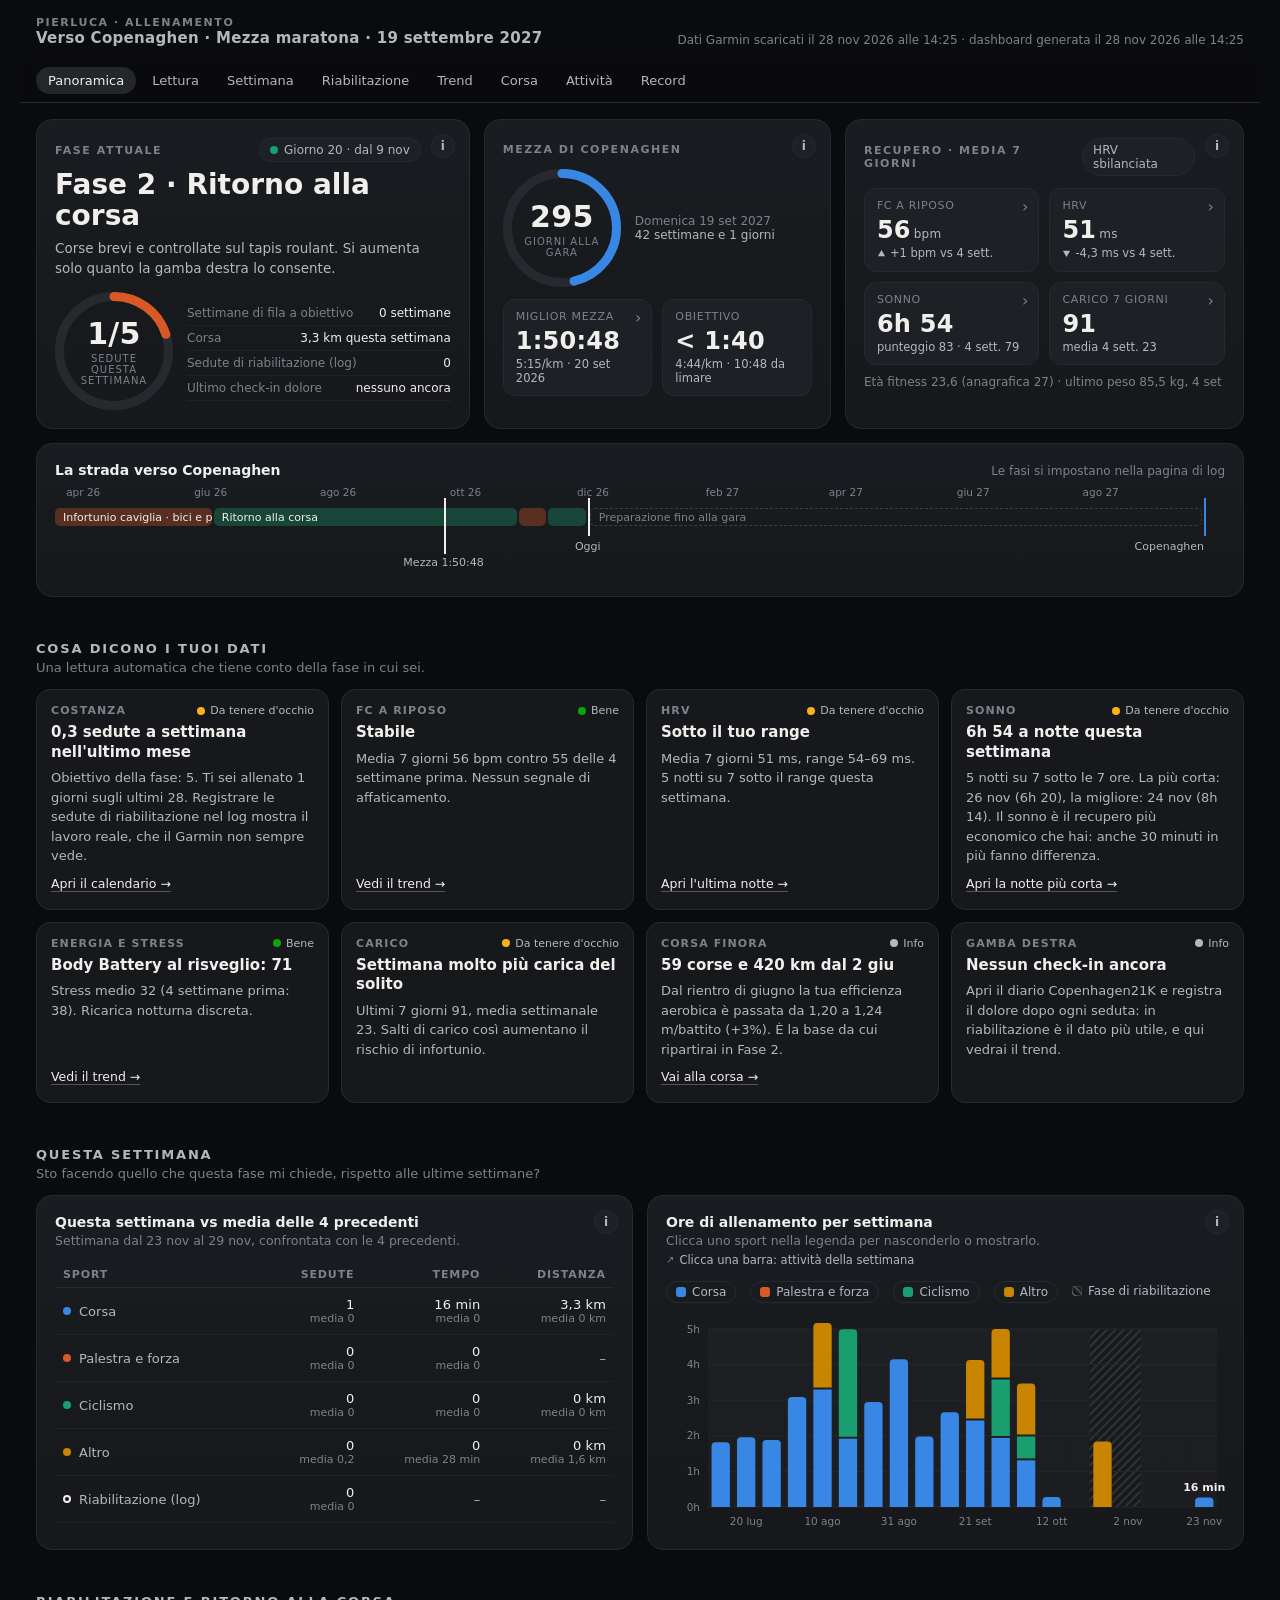
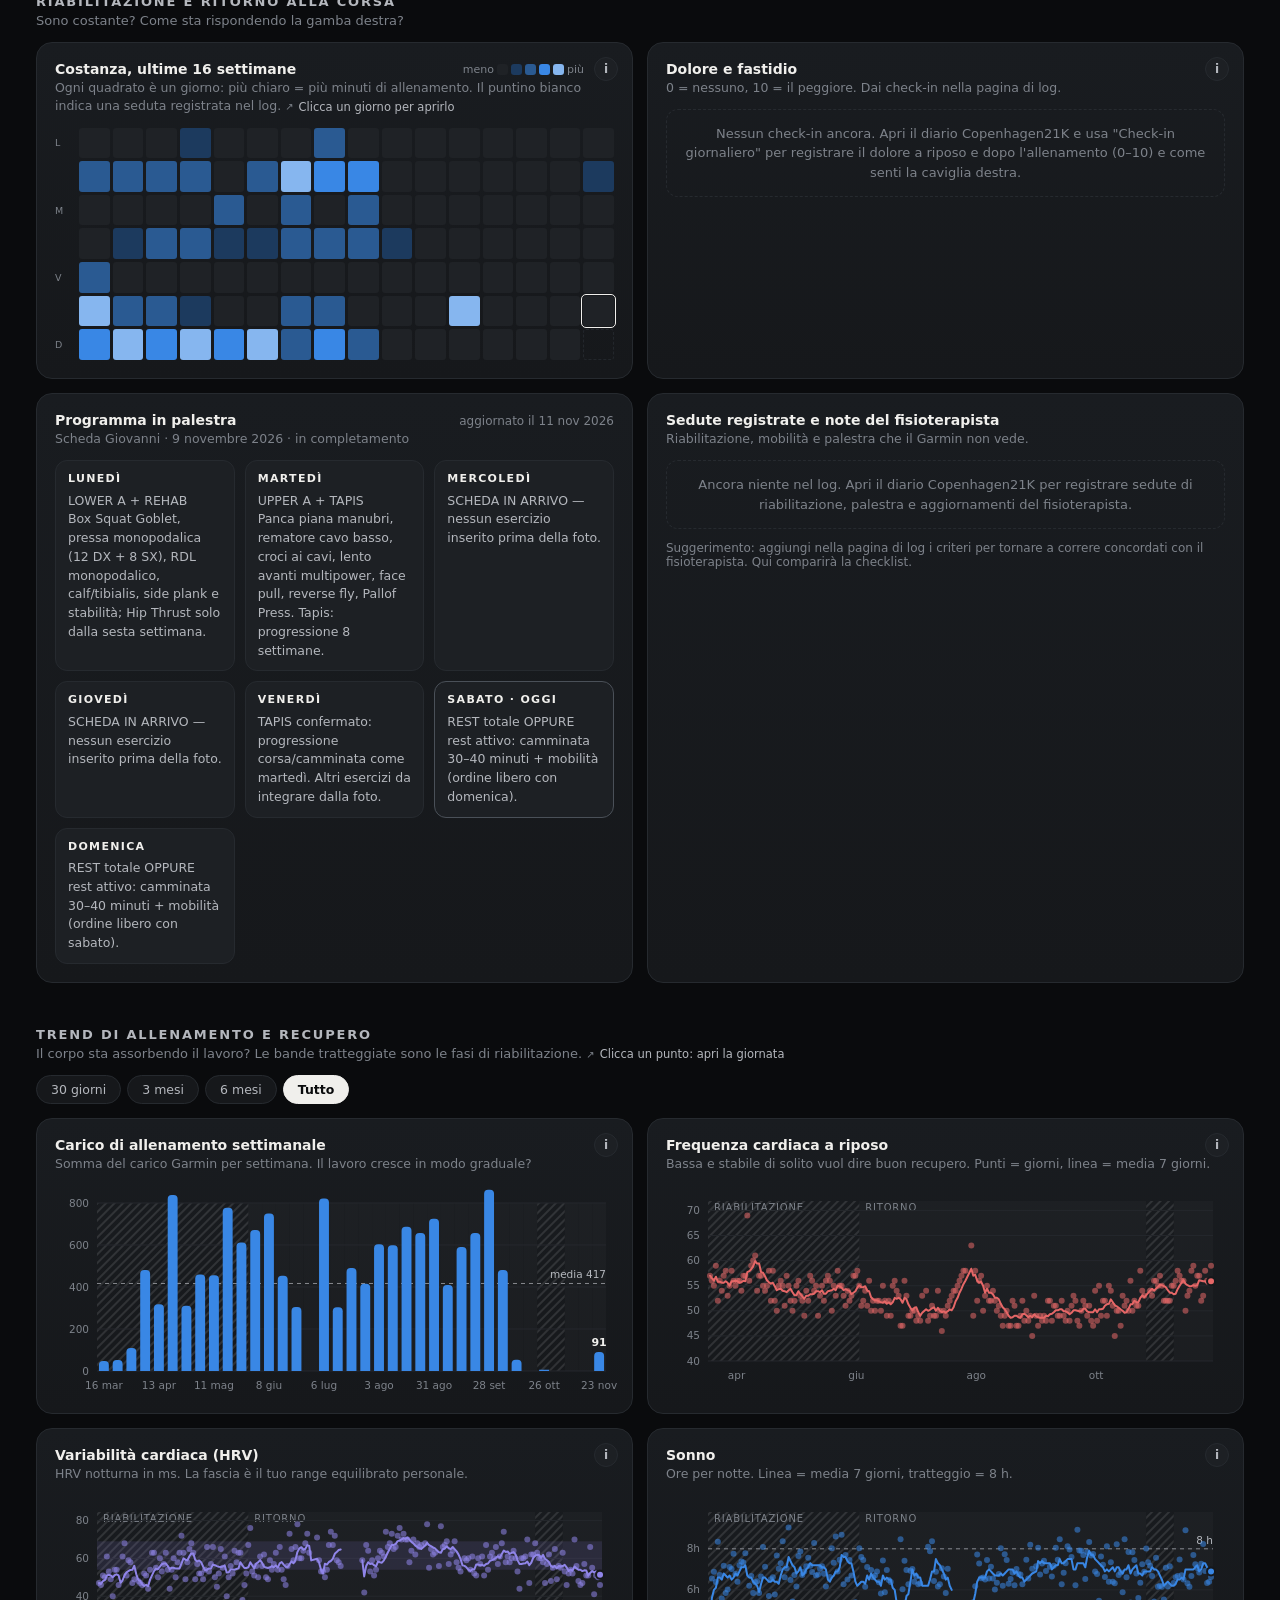
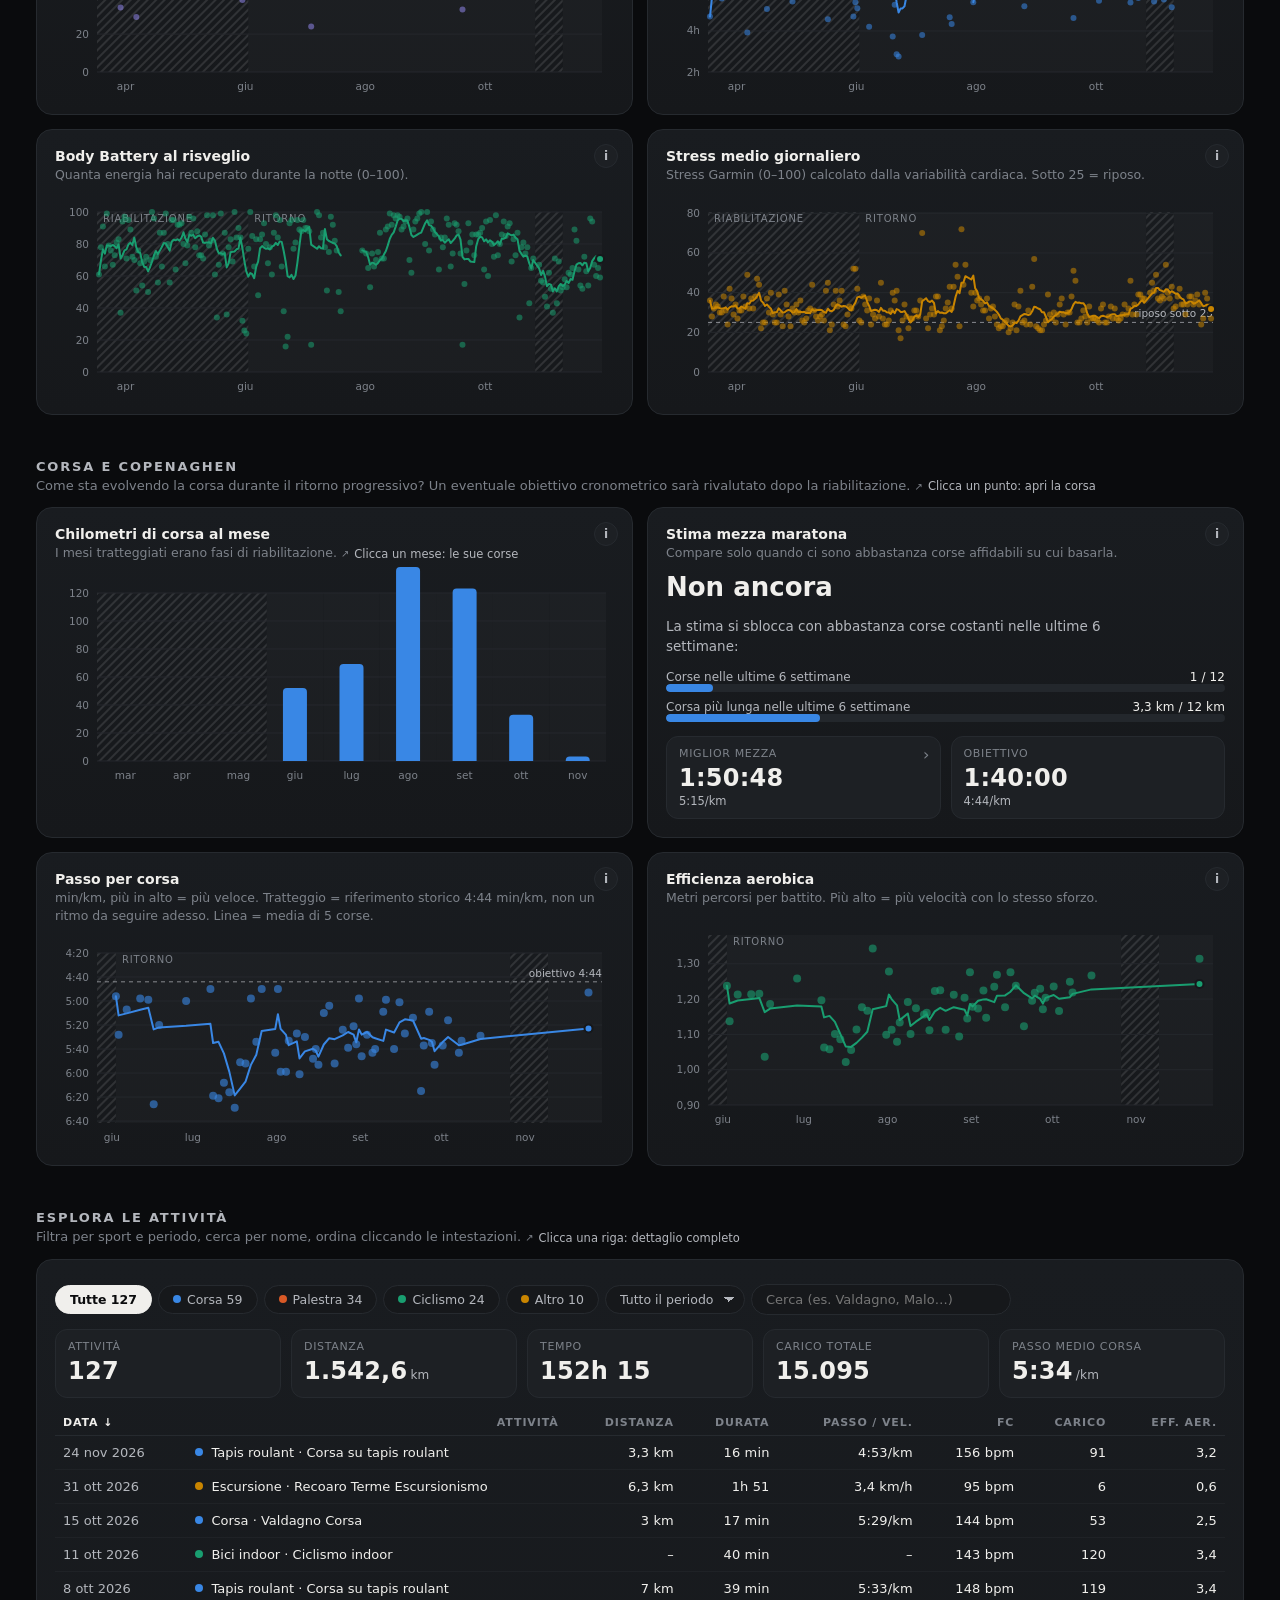
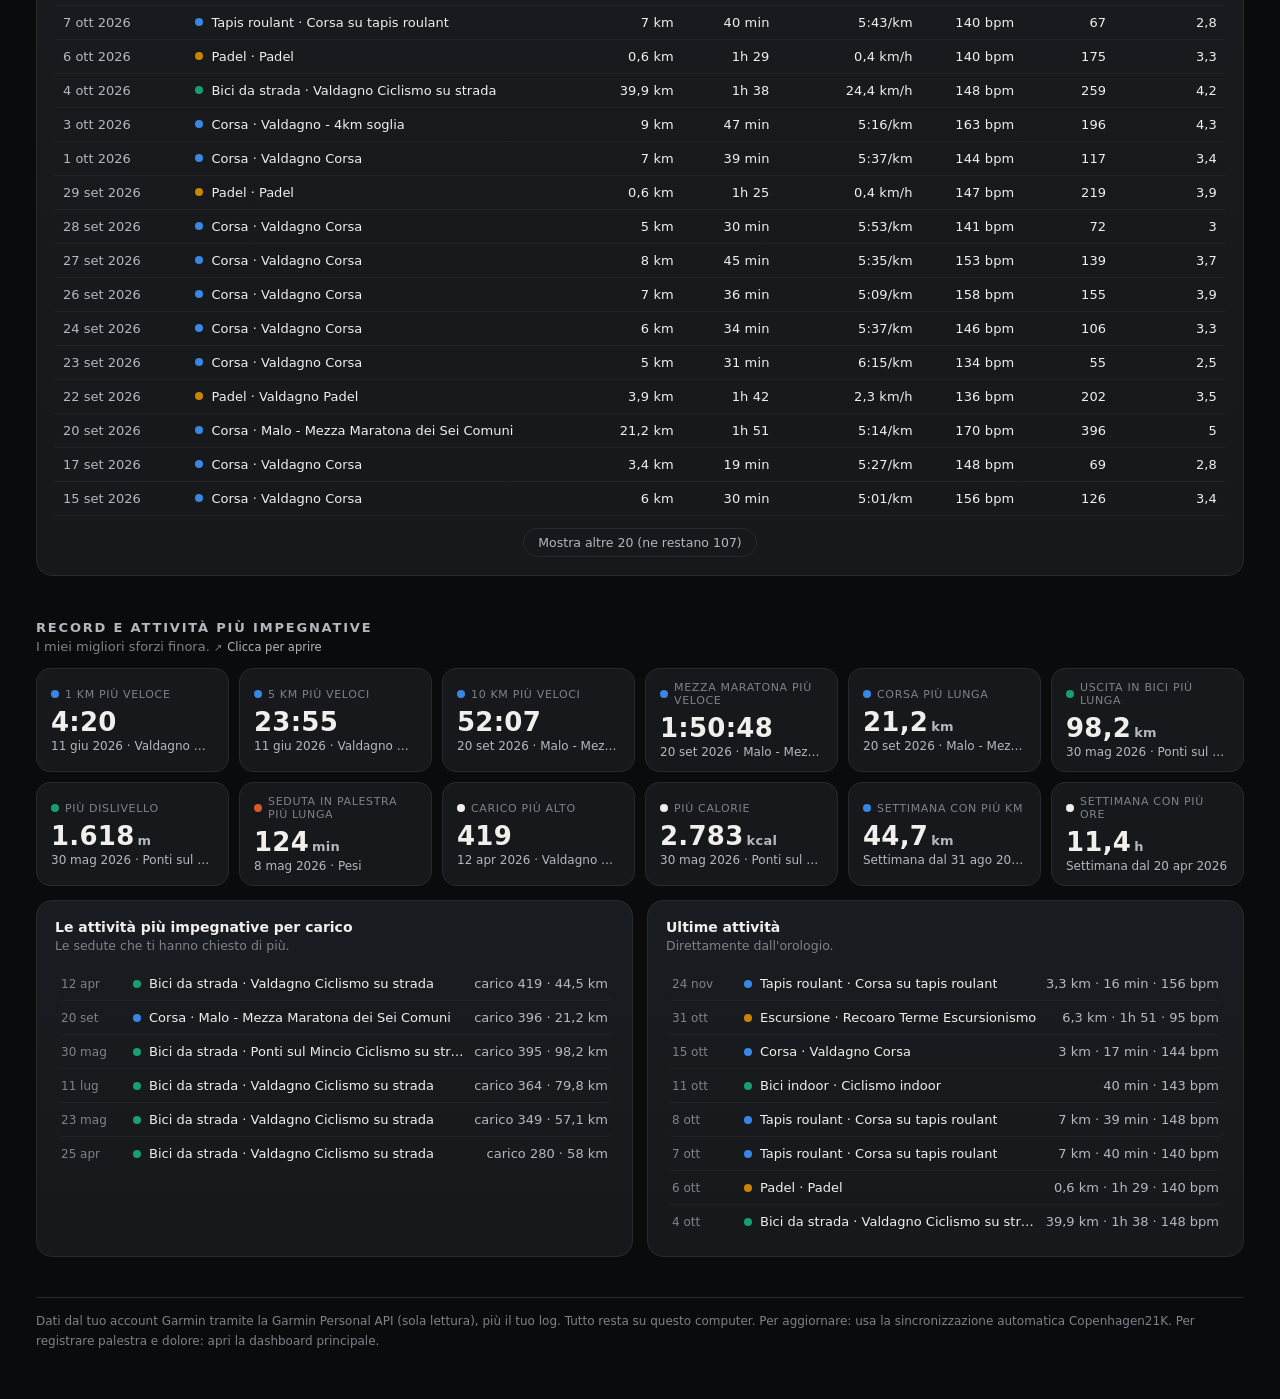
<file: garmin/dashboard.html>
<!doctype html>
<html lang="it">
<head>
<meta charset="utf-8">
<meta name="viewport" content="width=device-width, initial-scale=1">
<title>Dashboard Allenamento</title>
<style>
:root{
  color-scheme:dark;
  --bg:#0a0b0d; --surface:#16181b; --surface-2:#1d2024; --surface-3:#23272c; --line:#262a2f; --grid:#24272c;
  --text:#f0efec; --text-2:#b4b7bd; --muted:#7d828a;
  --run:#3987e5; --gym:#d95926; --ride:#199e70; --other:#c98500; --s1:#9085e9; --s2:#e66767;
  --num:"Bahnschrift","DIN Alternate","DIN Next","Barlow","Roboto Condensed","Segoe UI",system-ui,sans-serif;
  --ui:"Segoe UI Variable","Segoe UI",-apple-system,system-ui,Roboto,Helvetica,Arial,sans-serif;
  --r:16px;
}
*{box-sizing:border-box}
html{scroll-behavior:smooth;scroll-padding-top:64px}
html,body{margin:0;background:var(--bg);color:var(--text);font-family:var(--ui);-webkit-font-smoothing:antialiased}
body{background:radial-gradient(1200px 500px at 15% -10%,#14223a55,transparent 60%),var(--bg);min-height:100vh}
body.locked{overflow:hidden}
.wrap{max-width:1240px;margin:0 auto;padding:16px 16px 48px}
.num{font-family:var(--num);font-variant-numeric:tabular-nums;letter-spacing:.01em}
.eyebrow{font-size:11px;letter-spacing:.14em;text-transform:uppercase;color:var(--muted);font-weight:600}
h1{font-size:15px;margin:0;font-weight:600;color:var(--text-2);letter-spacing:.02em}
h2{font-size:13px;letter-spacing:.14em;text-transform:uppercase;color:var(--text-2);margin:44px 0 4px;font-weight:600}
.sub{color:var(--muted);font-size:13px;margin:0 0 14px}
header{display:flex;justify-content:space-between;align-items:flex-end;gap:12px;flex-wrap:wrap;margin-bottom:12px}
.sync{font-size:12px;color:var(--muted);text-align:right}
nav.top{position:sticky;top:0;z-index:30;background:#0a0b0de6;backdrop-filter:blur(10px);-webkit-backdrop-filter:blur(10px);border-bottom:1px solid var(--line);margin:0 -16px 16px;padding:8px 16px;display:flex;gap:4px;overflow-x:auto;scrollbar-width:none}
nav.top::-webkit-scrollbar{display:none}
nav.top a{color:var(--text-2);text-decoration:none;font-size:13px;padding:6px 12px;border-radius:99px;white-space:nowrap}
nav.top a:hover,nav.top a.on{background:var(--surface-3);color:var(--text)}
.grid{display:grid;gap:14px}
.g-hero{grid-template-columns:1.25fr 1fr 1.15fr}
.g2{grid-template-columns:repeat(2,minmax(0,1fr))}
@media(max-width:980px){.g-hero{grid-template-columns:1fr 1fr}.g-hero>.card:first-child{grid-column:1/-1}}
@media(max-width:720px){.g-hero,.g2{grid-template-columns:1fr}.g-hero>.card:first-child{grid-column:auto}}
.card{background:linear-gradient(180deg,#191c20,var(--surface));border:1px solid var(--line);border-radius:var(--r);padding:18px;min-width:0;position:relative}
.card h3{margin:0 0 2px;font-size:14px;font-weight:600;padding-right:30px}
.card .q{margin:0 0 12px;font-size:12.5px;color:var(--muted);line-height:1.45}
.hint{font-size:11.5px;color:var(--text-2);display:inline-flex;gap:5px;align-items:center;white-space:nowrap}
.hint::before{content:"↗";font-size:10px;color:var(--muted)}
.big{font-size:44px;line-height:1;font-weight:600}
.mid{font-size:26px;line-height:1.05;font-weight:600}
.pill{display:inline-flex;align-items:center;gap:6px;border:1px solid var(--line);background:var(--surface-2);border-radius:99px;padding:4px 10px;font-size:12px;color:var(--text-2)}
.dot{width:8px;height:8px;border-radius:50%;display:inline-block;flex:none}
.row{display:flex;gap:14px;align-items:center}
.between{justify-content:space-between}
.wrapf{flex-wrap:wrap}
.muted{color:var(--muted)} .t2{color:var(--text-2)} .small{font-size:12px}
.info{position:absolute;top:14px;right:14px;width:24px;height:24px;border-radius:50%;border:1px solid var(--line);background:var(--surface-2);color:var(--text-2);font:600 12px/1 var(--ui);cursor:pointer;display:flex;align-items:center;justify-content:center;padding:0;z-index:2}
.info:hover,.info[aria-expanded=true]{background:var(--text);color:#0a0b0d;border-color:var(--text)}
#pop{position:fixed;z-index:60;width:min(360px,calc(100vw - 24px));background:#121417;border:1px solid #363b42;border-radius:14px;padding:14px 16px;box-shadow:0 16px 40px #000a;display:none;font-size:13px;line-height:1.55;color:var(--text-2)}
#pop h4{margin:0 0 8px;font-size:14px;color:var(--text)}
#pop .k{font-size:10.5px;letter-spacing:.12em;text-transform:uppercase;color:var(--muted);margin:10px 0 2px;font-weight:600}
#pop .you{background:var(--surface-2);border-radius:10px;padding:8px 10px;color:var(--text);margin-top:4px}
.phase-name{font-size:28px;font-weight:600;margin:8px 0 6px;line-height:1.1}
.focus{color:var(--text-2);font-size:13.5px;line-height:1.5;margin:0 0 14px;max-width:52ch}
.ringbox{position:relative;width:118px;height:118px;flex:none}
.ringbox .c{position:absolute;inset:0;display:flex;flex-direction:column;align-items:center;justify-content:center}
.ringbox .c .v{font-size:30px;font-weight:600}
.ringbox .c .l{font-size:10px;letter-spacing:.1em;text-transform:uppercase;color:var(--muted);margin-top:2px;text-align:center;max-width:90px}
.minis{display:grid;grid-template-columns:repeat(2,minmax(0,1fr));gap:10px}
.mini{background:var(--surface-2);border:1px solid var(--line);border-radius:12px;padding:10px 12px;min-width:0}
button.mini{font:inherit;color:inherit;text-align:left;cursor:pointer;width:100%;position:relative}
button.mini::after{content:"›";position:absolute;right:10px;top:8px;color:var(--muted);font-size:16px}
button.mini:hover{border-color:#3a3f46;background:var(--surface-3)}
.mini .l{font-size:11px;color:var(--muted);letter-spacing:.06em;text-transform:uppercase;padding-right:10px}
.mini .v{font-size:24px;font-weight:600;margin-top:4px}
.mini .v small{font-size:12px;color:var(--text-2);font-weight:500;margin-left:3px}
.mini .d{font-size:11.5px;color:var(--text-2);margin-top:2px}
.delta{display:inline-flex;align-items:center;gap:4px}
.insights{display:grid;grid-template-columns:repeat(auto-fill,minmax(260px,1fr));gap:12px}
.ins{background:var(--surface);border:1px solid var(--line);border-radius:14px;padding:14px;display:flex;flex-direction:column;gap:6px}
.ins .h{display:flex;gap:8px;align-items:center;font-size:11px;letter-spacing:.1em;text-transform:uppercase;color:var(--muted);font-weight:600}
.ins .h .st{margin-left:auto;display:inline-flex;align-items:center;gap:5px;font-size:11px;letter-spacing:0;text-transform:none;color:var(--text-2);font-weight:500}
.ins .t{font-size:15px;font-weight:600;line-height:1.3}
.ins .b{font-size:13px;color:var(--text-2);line-height:1.5}
.ins button.lnk{align-self:flex-start;margin-top:auto}
button.lnk{background:none;border:0;color:var(--text);font:inherit;font-size:12.5px;padding:4px 0;cursor:pointer;text-decoration:underline;text-underline-offset:3px;text-decoration-color:#555}
.tl{position:relative;height:92px;margin-top:6px;overflow:hidden}
.tl .seg{position:absolute;top:22px;height:18px;border-radius:5px;display:flex;align-items:center;padding:0 8px;font-size:11px;color:var(--text);white-space:nowrap;overflow:hidden}
.tl .seg.plan{border:1px dashed #3a3f46;background:transparent;color:var(--muted)}
.tl .mk{position:absolute;top:12px;width:2px;height:38px;background:var(--text)}
.tl .mk span{position:absolute;top:42px;transform:translateX(-50%);font-size:11px;color:var(--text-2);white-space:nowrap}
.tl .mk.flag{background:var(--run)}
.tl .mk.low{height:56px}.tl .mk.low span{top:58px}
.tl .ax{position:absolute;top:0;font-size:10.5px;color:var(--muted);transform:translateX(-50%)}
table{width:100%;border-collapse:collapse;font-size:13px}
th{font-size:11px;font-weight:600;color:var(--muted);text-transform:uppercase;letter-spacing:.08em;text-align:right;padding:6px 8px;border-bottom:1px solid var(--line);white-space:nowrap}
th:first-child,td:first-child{text-align:left}
td{white-space:nowrap;padding:9px 8px;border-bottom:1px solid #1f2226;text-align:right;color:var(--text-2)}
td .num{color:var(--text)}
.vs{font-size:11px;color:var(--muted);display:block}
.tbl-scroll{overflow-x:auto}
.chart{position:relative;width:100%}
.chart svg{display:block;overflow:visible}
.chart.click svg{cursor:pointer}
.legend{display:flex;gap:6px 14px;flex-wrap:wrap;font-size:12px;color:var(--text-2);margin:0 0 8px}
.legend i{display:inline-block;width:10px;height:10px;border-radius:3px;margin-right:6px;vertical-align:-1px}
.legend i.ln{height:2px;width:14px;border-radius:2px;vertical-align:3px}
.legend i.hatch{background:repeating-linear-gradient(45deg,#ffffff30 0 2px,transparent 2px 6px);border:1px solid #ffffff22}
.legend button{background:none;border:1px solid var(--line);color:var(--text-2);font:inherit;font-size:12px;padding:3px 9px;border-radius:99px;cursor:pointer}
.legend button:hover{border-color:#4a5058}
.legend button[aria-pressed=false]{opacity:.45;text-decoration:line-through}
.filters{display:flex;gap:6px;margin:6px 0 14px;flex-wrap:wrap;align-items:center}
.chip{background:var(--surface);border:1px solid var(--line);color:var(--text-2);border-radius:99px;padding:6px 14px;font:inherit;font-size:12.5px;cursor:pointer;display:inline-flex;align-items:center;gap:6px}
.chip[aria-pressed=true]{background:var(--text);color:#0a0b0d;border-color:var(--text);font-weight:600}
select.chip{appearance:none;-webkit-appearance:none;padding-right:28px;background-image:linear-gradient(45deg,transparent 50%,var(--text-2) 50%),linear-gradient(135deg,var(--text-2) 50%,transparent 50%);background-position:calc(100% - 15px) 50%,calc(100% - 10px) 50%;background-size:5px 5px;background-repeat:no-repeat}
select.chip option{background:#16181b;color:var(--text)}
input.search{background:var(--surface);border:1px solid var(--line);color:var(--text);border-radius:99px;padding:7px 14px;font:inherit;font-size:13px;min-width:0;flex:1 1 160px;max-width:260px}
#tip{position:fixed;z-index:50;pointer-events:none;background:#0d0f12f2;border:1px solid #33383f;border-radius:10px;padding:8px 10px;font-size:12px;min-width:130px;max-width:280px;box-shadow:0 8px 24px #0008;opacity:0;transition:opacity .08s}
#tip .tt{color:var(--muted);font-size:11px;margin-bottom:4px}
#tip .tr{display:flex;align-items:center;gap:8px;justify-content:space-between}
#tip .tr .k{display:flex;align-items:center;gap:6px;color:var(--text-2)}
#tip .tr .k i{width:12px;height:2px;border-radius:2px;display:inline-block}
#tip .tr b{font-family:var(--num);font-weight:600;color:var(--text);font-size:13px}
#tip .ft{margin-top:6px;padding-top:5px;border-top:1px solid #2a2e34;color:var(--muted);font-size:11px}
.cal{display:grid;grid-auto-flow:column;grid-template-rows:repeat(7,auto);grid-template-columns:repeat(16,minmax(0,1fr));gap:3px;min-width:0}
.cal div{aspect-ratio:1;border-radius:3px;background:#1f2226;position:relative;cursor:pointer}
.cal div:hover{outline:1.5px solid var(--text-2)}
.cal div.fut{background:transparent;border:1px dashed #23272c;cursor:default}
.cal div.fut:hover{outline:0}
.cal div.lg::after{content:"";position:absolute;width:4px;height:4px;border-radius:50%;background:var(--text);right:2px;top:2px}
.cal div.today{outline:1.5px solid var(--text);outline-offset:1px}
.calwrap{display:grid;grid-template-columns:18px minmax(0,1fr);gap:6px;max-width:560px}
.calwrap .dl{display:grid;grid-template-rows:repeat(7,1fr);gap:3px;font-size:9.5px;color:var(--muted);align-items:center}
.scale{display:flex;gap:3px;align-items:center;font-size:11px;color:var(--muted)}
.scale span{width:11px;height:11px;border-radius:3px;display:inline-block}
.recs{display:grid;grid-template-columns:repeat(auto-fill,minmax(170px,1fr));gap:10px}
@media(max-width:720px){.recs{grid-template-columns:1fr 1fr}.rec .v{font-size:22px}}
.rec{background:var(--surface);border:1px solid var(--line);border-radius:14px;padding:12px 14px;text-align:left;font:inherit;color:inherit;cursor:pointer;min-width:0}
.rec:hover{border-color:#3a3f46;background:var(--surface-2)}
.rec .l{font-size:11px;color:var(--muted);letter-spacing:.06em;text-transform:uppercase;display:flex;gap:6px;align-items:center}
.rec .v{font-size:26px;font-weight:600;margin:6px 0 2px}
.rec .v small{font-size:13px;color:var(--text-2);margin-left:3px}
.rec .w{font-size:12px;color:var(--text-2);white-space:nowrap;overflow:hidden;text-overflow:ellipsis}
.list{display:flex;flex-direction:column}
.li{display:grid;grid-template-columns:62px minmax(0,1fr) auto;gap:10px;padding:9px 6px;border-bottom:1px solid #1f2226;font-size:13px;align-items:center;border-radius:8px}
.li.click{cursor:pointer}
.li.click:hover{background:var(--surface-2)}
.li:last-child{border-bottom:0}
.li .dt{color:var(--muted);font-size:12px}
.li .nm{color:var(--text);white-space:nowrap;overflow:hidden;text-overflow:ellipsis;display:flex;gap:8px;align-items:center;min-width:0}
.li .nm span{overflow:hidden;text-overflow:ellipsis}
.li .mt{color:var(--text-2);font-family:var(--num);text-align:right;white-space:nowrap}
.prog{display:grid;grid-template-columns:repeat(auto-fill,minmax(150px,1fr));gap:10px}
.day{background:var(--surface-2);border:1px solid var(--line);border-radius:12px;padding:10px 12px;font-size:12.5px;color:var(--text-2);white-space:pre-line;line-height:1.5}
.day b{display:block;color:var(--text);font-size:11px;letter-spacing:.12em;text-transform:uppercase;margin-bottom:4px}
.day.today{border-color:#4a5058}
.empty{color:var(--muted);font-size:13px;padding:14px;border:1px dashed var(--line);border-radius:12px;text-align:center;line-height:1.5}
.bar-h{height:8px;background:#23272c;border-radius:99px;overflow:hidden}
.bar-h>span{display:block;height:100%;border-radius:99px;background:var(--run)}
.check{display:flex;gap:8px;align-items:center;font-size:13px;color:var(--text-2);padding:5px 0}
.check .bx{width:16px;height:16px;border-radius:4px;border:1.5px solid #4a5058;display:flex;align-items:center;justify-content:center;font-size:11px;flex:none}
.check.done .bx{background:var(--text);border-color:var(--text);color:#0a0b0d}
.xsum{display:grid;grid-template-columns:repeat(5,minmax(0,1fr));gap:10px;margin-bottom:12px}
@media(max-width:720px){.xsum{grid-template-columns:repeat(2,minmax(0,1fr))}.hide-m{display:none}}
#xt tr.r{cursor:pointer}
#xt tr.r:hover td{background:var(--surface-2)}
#xt th.s{cursor:pointer;user-select:none}
#xt th.s:hover{color:var(--text)}
#xt th[aria-sort]{color:var(--text)}
#xt th[aria-sort=descending]::after{content:" ↓"}
#xt th[aria-sort=ascending]::after{content:" ↑"}
#xt td.nm{color:var(--text);text-align:left;max-width:280px;overflow:hidden;text-overflow:ellipsis}
.more{display:flex;justify-content:center;margin-top:12px}
#scrim{position:fixed;inset:0;background:#000a;z-index:70;opacity:0;pointer-events:none;transition:opacity .18s}
#scrim.on{opacity:1;pointer-events:auto}
#drawer{position:fixed;top:0;right:0;bottom:0;width:min(520px,100vw);background:#111316;border-left:1px solid #2c3036;z-index:80;transform:translateX(102%);transition:transform .22s ease;display:flex;flex-direction:column;visibility:hidden}
#drawer.on{transform:none;visibility:visible}
@media(max-width:720px){#drawer{top:auto;height:92vh;width:100vw;border-left:0;border-top:1px solid #2c3036;border-radius:18px 18px 0 0;transform:translateY(102%)}}
.dh{display:flex;align-items:center;gap:8px;padding:12px 14px;border-bottom:1px solid var(--line)}
.dh .sp{flex:1}
.ib{width:34px;height:34px;border-radius:10px;border:1px solid var(--line);background:var(--surface-2);color:var(--text);font:16px/1 var(--ui);cursor:pointer;display:flex;align-items:center;justify-content:center}
.ib:hover{background:var(--surface-3)}
.ib:disabled{opacity:.3;cursor:default}
.db{overflow-y:auto;padding:18px 18px 40px;flex:1;overscroll-behavior:contain}
.db h4{font-size:11px;letter-spacing:.12em;text-transform:uppercase;color:var(--muted);margin:22px 0 10px;font-weight:600}
.db .title{font-size:22px;font-weight:600;margin:6px 0 4px;line-height:1.2}
.kp{display:grid;grid-template-columns:repeat(3,minmax(0,1fr));gap:8px}
@media(max-width:420px){.kp{grid-template-columns:repeat(2,minmax(0,1fr))}}
.kp .mini .v{font-size:20px}
.cmp{display:grid;grid-template-columns:minmax(0,1fr) auto auto;gap:6px 14px;font-size:13px;align-items:center}
.cmp .h{font-size:10.5px;color:var(--muted);text-transform:uppercase;letter-spacing:.08em}
.cmp .val{font-family:var(--num);color:var(--text);text-align:right}
.cmp .dlt{font-family:var(--num);color:var(--text-2);text-align:right;min-width:90px}
.zbar{display:flex;height:14px;border-radius:5px;overflow:hidden;gap:2px;margin-bottom:10px}
.zrow{display:grid;grid-template-columns:24px 142px minmax(0,1fr) 56px 36px;gap:8px;align-items:center;font-size:12.5px;padding:3px 0}
.zrow .b{height:8px;border-radius:4px;background:#23272c;overflow:hidden}
.zrow .b span{display:block;height:100%;border-radius:4px}
.read{display:flex;flex-direction:column;gap:8px}
.read div{background:var(--surface);border:1px solid var(--line);border-radius:12px;padding:10px 12px;font-size:13px;color:var(--text-2);line-height:1.5}
.read b{color:var(--text)}
.stagebar{display:flex;height:16px;border-radius:5px;overflow:hidden;gap:2px;margin:6px 0 8px}
footer{margin-top:40px;color:var(--muted);font-size:12px;line-height:1.6;border-top:1px solid var(--line);padding-top:14px}
:focus-visible{outline:2px solid var(--text);outline-offset:2px}
</style>
</head>
<body>
<div class="wrap">
  <header>
    <div><div class="eyebrow">Pierluca · Allenamento</div><h1 id="hdr-sub"></h1></div>
    <div class="sync" id="sync"></div>
  </header>
  <nav class="top" id="nav">
    <a href="#sec-top">Panoramica</a><a href="#sec-ins">Lettura</a><a href="#sec-week">Settimana</a><a href="#sec-rehab">Riabilitazione</a>
    <a href="#sec-trend">Trend</a><a href="#sec-run">Corsa</a><a href="#sec-acts">Attività</a><a href="#sec-rec">Record</a>
  </nav>

  <section class="grid g-hero" id="sec-top">
    <div class="card" id="phase-card"><button class="info" data-info="phase" aria-label="Spiegazione">i</button></div>
    <div class="card" id="cph-card"><button class="info" data-info="cph" aria-label="Spiegazione">i</button></div>
    <div class="card" id="rec-card"><button class="info" data-info="recovery" aria-label="Spiegazione">i</button></div>
  </section>

  <div class="card" style="margin-top:14px">
    <div class="row between wrapf"><h3>La strada verso Copenaghen</h3><span class="small muted">Le fasi si impostano nella pagina di log</span></div>
    <div class="tl" id="timeline"></div>
  </div>

  <h2 id="sec-ins">Cosa dicono i tuoi dati</h2>
  <p class="sub">Una lettura automatica che tiene conto della fase in cui sei.</p>
  <div class="insights" id="insights"></div>

  <h2 id="sec-week">Questa settimana</h2>
  <p class="sub">Sto facendo quello che questa fase mi chiede, rispetto alle ultime settimane?</p>
  <div class="grid g2">
    <div class="card">
      <button class="info" data-info="weektable" aria-label="Spiegazione">i</button>
      <h3>Questa settimana vs media delle 4 precedenti</h3>
      <p class="q" id="week-range"></p>
      <div class="tbl-scroll"><table id="week-table"></table></div>
    </div>
    <div class="card">
      <button class="info" data-info="weekly" aria-label="Spiegazione">i</button>
      <h3>Ore di allenamento per settimana</h3>
      <p class="q">Clicca uno sport nella legenda per nasconderlo o mostrarlo. <span class="hint">Clicca una barra: attività della settimana</span></p>
      <div class="legend" id="wk-legend"></div>
      <div class="chart click" id="ch-weekly"></div>
    </div>
  </div>

  <h2 id="sec-rehab">Riabilitazione e ritorno alla corsa</h2>
  <p class="sub">Sono costante? Come sta rispondendo la gamba destra?</p>
  <div class="grid g2">
    <div class="card">
      <button class="info" data-info="calendar" aria-label="Spiegazione">i</button>
      <div class="row between wrapf" style="padding-right:30px"><h3>Costanza, ultime 16 settimane</h3><span class="scale" id="cal-scale"></span></div>
      <p class="q">Ogni quadrato è un giorno: più chiaro = più minuti di allenamento. Il puntino bianco indica una seduta registrata nel log. <span class="hint">Clicca un giorno per aprirlo</span></p>
      <div class="calwrap"><div class="dl"><span>L</span><span></span><span>M</span><span></span><span>V</span><span></span><span>D</span></div><div class="cal" id="cal"></div></div>
    </div>
    <div class="card">
      <button class="info" data-info="pain" aria-label="Spiegazione">i</button>
      <h3>Dolore e fastidio</h3>
      <p class="q">0 = nessuno, 10 = il peggiore. Dai check-in nella pagina di log.</p>
      <div id="pain"></div>
    </div>
  </div>
  <div class="grid g2" style="margin-top:14px">
    <div class="card">
      <div class="row between wrapf"><h3>Programma in palestra</h3><span class="small muted" id="prog-upd"></span></div>
      <p class="q" id="prog-title"></p>
      <div class="prog" id="prog"></div>
    </div>
    <div class="card">
      <h3>Sedute registrate e note del fisioterapista</h3>
      <p class="q">Riabilitazione, mobilità e palestra che il Garmin non vede.</p>
      <div id="logged"></div>
      <div id="checklist" style="margin-top:12px"></div>
    </div>
  </div>

  <h2 id="sec-trend">Trend di allenamento e recupero</h2>
  <p class="sub">Il corpo sta assorbendo il lavoro? Le bande tratteggiate sono le fasi di riabilitazione. <span class="hint">Clicca un punto: apri la giornata</span></p>
  <div class="filters" id="range" role="group" aria-label="Periodo">
    <button class="chip" data-r="30">30 giorni</button><button class="chip" data-r="90">3 mesi</button><button class="chip" data-r="182">6 mesi</button><button class="chip" data-r="0" aria-pressed="true">Tutto</button>
  </div>
  <div class="grid g2">
    <div class="card"><button class="info" data-info="load" aria-label="Spiegazione">i</button><h3>Carico di allenamento settimanale</h3><p class="q">Somma del carico Garmin per settimana. Il lavoro cresce in modo graduale?</p><div class="chart click" id="ch-load"></div></div>
    <div class="card"><button class="info" data-info="rhr" aria-label="Spiegazione">i</button><h3 id="rhr-title">Frequenza cardiaca a riposo</h3><p class="q">Bassa e stabile di solito vuol dire buon recupero. Punti = giorni, linea = media 7 giorni.</p><div class="chart click" id="ch-rhr"></div></div>
    <div class="card"><button class="info" data-info="hrv" aria-label="Spiegazione">i</button><h3>Variabilità cardiaca (HRV)</h3><p class="q">HRV notturna in ms. La fascia è il tuo range equilibrato personale.</p><div class="chart click" id="ch-hrv"></div></div>
    <div class="card"><button class="info" data-info="sleep" aria-label="Spiegazione">i</button><h3>Sonno</h3><p class="q">Ore per notte. Linea = media 7 giorni, tratteggio = 8 h.</p><div class="chart click" id="ch-sleep"></div></div>
    <div class="card"><button class="info" data-info="bb" aria-label="Spiegazione">i</button><h3>Body Battery al risveglio</h3><p class="q">Quanta energia hai recuperato durante la notte (0–100).</p><div class="chart click" id="ch-bb"></div></div>
    <div class="card"><button class="info" data-info="stress" aria-label="Spiegazione">i</button><h3>Stress medio giornaliero</h3><p class="q">Stress Garmin (0–100) calcolato dalla variabilità cardiaca. Sotto 25 = riposo.</p><div class="chart click" id="ch-stress"></div></div>
  </div>

  <h2 id="sec-run">Corsa e Copenaghen</h2>
  <p class="sub">Come sta evolvendo la corsa durante il ritorno progressivo? Un eventuale obiettivo cronometrico sarà rivalutato dopo la riabilitazione. <span class="hint">Clicca un punto: apri la corsa</span></p>
  <div class="grid g2">
    <div class="card"><button class="info" data-info="monthly" aria-label="Spiegazione">i</button><h3>Chilometri di corsa al mese</h3><p class="q">I mesi tratteggiati erano fasi di riabilitazione. <span class="hint">Clicca un mese: le sue corse</span></p><div class="chart click" id="ch-monthly"></div></div>
    <div class="card" id="pred-card"><button class="info" data-info="pred" aria-label="Spiegazione">i</button></div>
    <div class="card"><button class="info" data-info="pace" aria-label="Spiegazione">i</button><h3>Passo per corsa</h3><p class="q">min/km, più in alto = più veloce. Tratteggio = riferimento storico 4:44 min/km, non un ritmo da seguire adesso. Linea = media di 5 corse.</p><div class="chart click" id="ch-pace"></div></div>
    <div class="card"><button class="info" data-info="eff" aria-label="Spiegazione">i</button><h3>Efficienza aerobica</h3><p class="q">Metri percorsi per battito. Più alto = più velocità con lo stesso sforzo.</p><div class="chart click" id="ch-eff"></div></div>
  </div>

  <h2 id="sec-acts">Esplora le attività</h2>
  <p class="sub">Filtra per sport e periodo, cerca per nome, ordina cliccando le intestazioni. <span class="hint">Clicca una riga: dettaglio completo</span></p>
  <div class="card">
    <div class="filters" id="xf"></div>
    <div class="xsum" id="xsum"></div>
    <div class="tbl-scroll"><table id="xt"></table></div>
    <div class="more" id="xmore"></div>
  </div>

  <h2 id="sec-rec">Record e attività più impegnative</h2>
  <p class="sub">I miei migliori sforzi finora. <span class="hint">Clicca per aprire</span></p>
  <div class="recs" id="records"></div>
  <div class="grid g2" style="margin-top:14px">
    <div class="card"><h3>Le attività più impegnative per carico</h3><p class="q">Le sedute che ti hanno chiesto di più.</p><div class="list" id="topdays"></div></div>
    <div class="card"><h3>Ultime attività</h3><p class="q">Direttamente dall'orologio.</p><div class="list" id="recent"></div></div>
  </div>

  <footer id="foot"></footer>
</div>
<div id="tip" role="tooltip"></div>
<div id="pop" role="dialog"></div>
<div id="scrim"></div>
<aside id="drawer" aria-hidden="true" role="dialog" aria-label="Dettaglio">
  <div class="dh"><button class="ib" id="d-prev" aria-label="Precedente">‹</button><button class="ib" id="d-next" aria-label="Successivo">›</button><span class="sp small muted" id="d-kind"></span><button class="ib" id="d-close" aria-label="Chiudi">✕</button></div>
  <div class="db" id="d-body"></div>
</aside>

<script>
const DATA = {"generated":"2026-11-28 14:25","lastPull":"2026-11-28T14:25:33","today":"2026-11-28","first":"2026-03-18","sports":[{"key":"run","label":"Corsa"},{"key":"gym","label":"Palestra e forza"},{"key":"ride","label":"Ciclismo"},{"key":"other","label":"Altro"}],"phase":{"kind":"return","label":"Fase 2 · Ritorno alla corsa","focus":"Corse brevi e controllate sul tapis roulant. Si aumenta solo quanto la gamba destra lo consente.","name":"Ritorno graduale: palestra + tapis (8 settimane)","start":"2026-11-09","daysIn":20,"target":5,"sessionsThisWeek":1,"streak":0},"phases":[{"start":"2026-03-01","kind":"rehab","name":"Infortunio caviglia · bici e palestra","weekly_target":4},{"start":"2026-06-02","kind":"return","name":"Ritorno alla corsa","weekly_target":4},{"start":"2026-10-26","kind":"rehab","name":"Riabilitazione e ricostruzione","weekly_target":4},{"start":"2026-11-09","kind":"return","name":"Ritorno graduale: palestra + tapis (8 settimane)","weekly_target":5}],"phaseKinds":{"rehab":{"label":"Fase 1 · Riabilitazione e ricostruzione","focus":"Forza della caviglia, mobilità dell'anca, controllo del bacino, stabilità su una gamba. Corsa in pausa per scelta."},"return":{"label":"Fase 2 · Ritorno alla corsa","focus":"Corse brevi e controllate sul tapis roulant. Si aumenta solo quanto la gamba destra lo consente."},"build":{"label":"Fase 3 · Preparazione mezza maratona","focus":"Resistenza ed efficienza aerobica verso Copenaghen; obiettivi cronometrici da rivalutare dopo il recupero."}},"goal":{"race":"Mezza Maratona di Copenaghen","date":"2027-09-19","distance_km":21.0975,"target_s":6000,"pb_s":null,"pb_label":"","pb":{"s":6648,"date":"2026-09-20","name":"Malo - Mezza Maratona dei Sei Comuni","km":21.15},"targetPace":284},"readiness":{"eligible":false,"runs":1,"longKm":3.3,"need":{"runs":12,"longKm":12.0},"rehab":false,"prediction":null},"kpi":{"rhr":{"last":59,"lastDate":"2026-11-28","avg7":55.9,"base28":54.8,"delta":1.0,"lowerIsBetter":true},"rhrSrc":"Frequenza cardiaca a riposo","hrv":{"last":46,"lastDate":"2026-11-28","avg7":51.4,"base28":55.7,"delta":-4.3,"lowerIsBetter":false},"hrvBase":{"lowUpper":50,"balancedLow":54,"balancedUpper":69,"markerValue":0.13493347},"hrvStatus":"UNBALANCED","sleep":{"last":6.63,"lastDate":"2026-11-28","avg7":6.9,"base28":6.8,"delta":0.2,"lowerIsBetter":false},"sleepScore":{"last":76,"lastDate":"2026-11-28","avg7":83.3,"base28":78.8,"delta":4.5,"lowerIsBetter":false},"acute":91,"chronic":23,"fitnessAge":23.638240378282273,"age":27,"weight":["2026-09-04",{"kg":85.5}]},"notes":[["watch","HRV 7-day average (51 ms) is below your balanced range (54–69 ms)."],["tip","Usa il diario della dashboard Copenhagen21K per registrare sedute, carichi e fastidi alla caviglia."]],"weekly":[{"w":"2026-03-16","load":48,"logged":0,"phase":"rehab","run":{"n":0,"h":0.0,"km":0.0},"gym":{"n":3,"h":3.24,"km":0.0},"ride":{"n":0,"h":0.0,"km":0.0},"other":{"n":0,"h":0.0,"km":0.0}},{"w":"2026-03-23","load":52,"logged":0,"phase":"rehab","run":{"n":0,"h":0.0,"km":0.0},"gym":{"n":3,"h":3.24,"km":0.0},"ride":{"n":0,"h":0.0,"km":0.0},"other":{"n":0,"h":0.0,"km":0.0}},{"w":"2026-03-30","load":110,"logged":0,"phase":"rehab","run":{"n":0,"h":0.0,"km":0.0},"gym":{"n":3,"h":3.64,"km":0.0},"ride":{"n":0,"h":0.0,"km":0.0},"other":{"n":2,"h":3.0,"km":17.2}},{"w":"2026-04-06","load":481,"logged":0,"phase":"rehab","run":{"n":0,"h":0.0,"km":0.0},"gym":{"n":3,"h":3.89,"km":0.0},"ride":{"n":1,"h":2.1,"km":44.5},"other":{"n":1,"h":0.76,"km":4.7}},{"w":"2026-04-13","load":318,"logged":0,"phase":"rehab","run":{"n":0,"h":0.0,"km":0.0},"gym":{"n":4,"h":5.27,"km":0.0},"ride":{"n":1,"h":1.58,"km":38.1},"other":{"n":1,"h":1.03,"km":6.8}},{"w":"2026-04-20","load":838,"logged":0,"phase":"rehab","run":{"n":0,"h":0.0,"km":0.0},"gym":{"n":2,"h":3.2,"km":0.0},"ride":{"n":4,"h":8.17,"km":170.6},"other":{"n":0,"h":0.0,"km":0.0}},{"w":"2026-04-27","load":311,"logged":0,"phase":"rehab","run":{"n":0,"h":0.0,"km":0.0},"gym":{"n":4,"h":5.39,"km":0.0},"ride":{"n":1,"h":1.31,"km":27.8},"other":{"n":1,"h":3.12,"km":9.8}},{"w":"2026-05-04","load":459,"logged":0,"phase":"rehab","run":{"n":0,"h":0.0,"km":0.0},"gym":{"n":4,"h":6.89,"km":0.0},"ride":{"n":2,"h":3.47,"km":81.0},"other":{"n":0,"h":0.0,"km":0.0}},{"w":"2026-05-11","load":456,"logged":0,"phase":"rehab","run":{"n":0,"h":0.0,"km":0.0},"gym":{"n":3,"h":5.19,"km":0.0},"ride":{"n":1,"h":3.32,"km":60.4},"other":{"n":0,"h":0.0,"km":0.0}},{"w":"2026-05-18","load":777,"logged":0,"phase":"rehab","run":{"n":0,"h":0.0,"km":0.0},"gym":{"n":3,"h":4.43,"km":0.0},"ride":{"n":3,"h":6.63,"km":147.3},"other":{"n":0,"h":0.0,"km":0.0}},{"w":"2026-05-25","load":612,"logged":0,"phase":"rehab","run":{"n":0,"h":0.0,"km":0.0},"gym":{"n":1,"h":1.66,"km":0.0},"ride":{"n":2,"h":9.03,"km":182.2},"other":{"n":0,"h":0.0,"km":0.0}},{"w":"2026-06-01","load":672,"logged":0,"phase":"return","run":{"n":3,"h":1.69,"km":19.4},"gym":{"n":0,"h":0.0,"km":0.0},"ride":{"n":1,"h":1.62,"km":38.9},"other":{"n":0,"h":0.0,"km":0.0}},{"w":"2026-06-08","load":750,"logged":0,"phase":"return","run":{"n":2,"h":1.36,"km":16.4},"gym":{"n":1,"h":1.1,"km":0.0},"ride":{"n":1,"h":1.84,"km":48.4},"other":{"n":0,"h":0.0,"km":0.0}},{"w":"2026-06-15","load":453,"logged":0,"phase":"return","run":{"n":2,"h":1.22,"km":12.2},"gym":{"n":0,"h":0.0,"km":0.0},"ride":{"n":1,"h":1.02,"km":28.4},"other":{"n":0,"h":0.0,"km":0.0}},{"w":"2026-06-22","load":305,"logged":0,"phase":"return","run":{"n":1,"h":0.35,"km":4.2},"gym":{"n":0,"h":0.0,"km":0.0},"ride":{"n":2,"h":1.29,"km":0.0},"other":{"n":0,"h":0.0,"km":0.0}},{"w":"2026-06-29","load":0,"logged":0,"phase":"return","run":{"n":0,"h":0.0,"km":0.0},"gym":{"n":0,"h":0.0,"km":0.0},"ride":{"n":0,"h":0.0,"km":0.0},"other":{"n":0,"h":0.0,"km":0.0}},{"w":"2026-07-06","load":821,"logged":0,"phase":"return","run":{"n":4,"h":2.37,"km":23.9},"gym":{"n":0,"h":0.0,"km":0.0},"ride":{"n":1,"h":3.21,"km":79.8},"other":{"n":0,"h":0.0,"km":0.0}},{"w":"2026-07-13","load":304,"logged":0,"phase":"return","run":{"n":3,"h":1.82,"km":17.5},"gym":{"n":0,"h":0.0,"km":0.0},"ride":{"n":0,"h":0.0,"km":0.0},"other":{"n":0,"h":0.0,"km":0.0}},{"w":"2026-07-20","load":490,"logged":0,"phase":"return","run":{"n":4,"h":1.96,"km":22.0},"gym":{"n":0,"h":0.0,"km":0.0},"ride":{"n":0,"h":0.0,"km":0.0},"other":{"n":0,"h":0.0,"km":0.0}},{"w":"2026-07-27","load":415,"logged":0,"phase":"return","run":{"n":3,"h":1.88,"km":19.9},"gym":{"n":0,"h":0.0,"km":0.0},"ride":{"n":0,"h":0.0,"km":0.0},"other":{"n":0,"h":0.0,"km":0.0}},{"w":"2026-08-03","load":604,"logged":0,"phase":"return","run":{"n":4,"h":3.09,"km":31.9},"gym":{"n":0,"h":0.0,"km":0.0},"ride":{"n":0,"h":0.0,"km":0.0},"other":{"n":0,"h":0.0,"km":0.0}},{"w":"2026-08-10","load":599,"logged":0,"phase":"return","run":{"n":4,"h":3.3,"km":34.5},"gym":{"n":0,"h":0.0,"km":0.0},"ride":{"n":0,"h":0.0,"km":0.0},"other":{"n":1,"h":1.87,"km":7.3}},{"w":"2026-08-17","load":687,"logged":0,"phase":"return","run":{"n":3,"h":1.92,"km":21.0},"gym":{"n":0,"h":0.0,"km":0.0},"ride":{"n":1,"h":3.07,"km":78.3},"other":{"n":0,"h":0.0,"km":0.0}},{"w":"2026-08-24","load":657,"logged":0,"phase":"return","run":{"n":4,"h":2.95,"km":32.1},"gym":{"n":0,"h":0.0,"km":0.0},"ride":{"n":0,"h":0.0,"km":0.0},"other":{"n":0,"h":0.0,"km":0.0}},{"w":"2026-08-31","load":725,"logged":0,"phase":"return","run":{"n":5,"h":4.15,"km":44.7},"gym":{"n":0,"h":0.0,"km":0.0},"ride":{"n":0,"h":0.0,"km":0.0},"other":{"n":0,"h":0.0,"km":0.0}},{"w":"2026-09-07","load":409,"logged":0,"phase":"return","run":{"n":3,"h":1.98,"km":22.0},"gym":{"n":0,"h":0.0,"km":0.0},"ride":{"n":0,"h":0.0,"km":0.0},"other":{"n":0,"h":0.0,"km":0.0}},{"w":"2026-09-14","load":591,"logged":0,"phase":"return","run":{"n":3,"h":2.66,"km":30.5},"gym":{"n":0,"h":0.0,"km":0.0},"ride":{"n":0,"h":0.0,"km":0.0},"other":{"n":0,"h":0.0,"km":0.0}},{"w":"2026-09-21","load":657,"logged":0,"phase":"return","run":{"n":4,"h":2.43,"km":26.0},"gym":{"n":0,"h":0.0,"km":0.0},"ride":{"n":0,"h":0.0,"km":0.0},"other":{"n":1,"h":1.7,"km":3.9}},{"w":"2026-09-28","load":863,"logged":0,"phase":"return","run":{"n":3,"h":1.94,"km":21.0},"gym":{"n":0,"h":0.0,"km":0.0},"ride":{"n":1,"h":1.64,"km":39.9},"other":{"n":1,"h":1.42,"km":0.6}},{"w":"2026-10-05","load":481,"logged":0,"phase":"return","run":{"n":2,"h":1.31,"km":14.0},"gym":{"n":0,"h":0.0,"km":0.0},"ride":{"n":1,"h":0.67,"km":0.0},"other":{"n":1,"h":1.49,"km":0.6}},{"w":"2026-10-12","load":53,"logged":0,"phase":"return","run":{"n":1,"h":0.28,"km":3.0},"gym":{"n":0,"h":0.0,"km":0.0},"ride":{"n":0,"h":0.0,"km":0.0},"other":{"n":0,"h":0.0,"km":0.0}},{"w":"2026-10-19","load":0,"logged":0,"phase":"return","run":{"n":0,"h":0.0,"km":0.0},"gym":{"n":0,"h":0.0,"km":0.0},"ride":{"n":0,"h":0.0,"km":0.0},"other":{"n":0,"h":0.0,"km":0.0}},{"w":"2026-10-26","load":6,"logged":0,"phase":"rehab","run":{"n":0,"h":0.0,"km":0.0},"gym":{"n":0,"h":0.0,"km":0.0},"ride":{"n":0,"h":0.0,"km":0.0},"other":{"n":1,"h":1.84,"km":6.3}},{"w":"2026-11-02","load":0,"logged":0,"phase":"rehab","run":{"n":0,"h":0.0,"km":0.0},"gym":{"n":0,"h":0.0,"km":0.0},"ride":{"n":0,"h":0.0,"km":0.0},"other":{"n":0,"h":0.0,"km":0.0}},{"w":"2026-11-09","load":0,"logged":0,"phase":"return","run":{"n":0,"h":0.0,"km":0.0},"gym":{"n":0,"h":0.0,"km":0.0},"ride":{"n":0,"h":0.0,"km":0.0},"other":{"n":0,"h":0.0,"km":0.0}},{"w":"2026-11-16","load":0,"logged":0,"phase":"return","run":{"n":0,"h":0.0,"km":0.0},"gym":{"n":0,"h":0.0,"km":0.0},"ride":{"n":0,"h":0.0,"km":0.0},"other":{"n":0,"h":0.0,"km":0.0}},{"w":"2026-11-23","load":91,"logged":0,"phase":"return","run":{"n":1,"h":0.27,"km":3.3},"gym":{"n":0,"h":0.0,"km":0.0},"ride":{"n":0,"h":0.0,"km":0.0},"other":{"n":0,"h":0.0,"km":0.0}}],"weekCmp":[{"sport":"run","label":"Corsa","n":1,"h":0.27,"km":3.3,"avgN":0.0,"avgH":0.0,"avgKm":0.0},{"sport":"gym","label":"Palestra e forza","n":0,"h":0.0,"km":0.0,"avgN":0.0,"avgH":0.0,"avgKm":0.0},{"sport":"ride","label":"Ciclismo","n":0,"h":0.0,"km":0.0,"avgN":0.0,"avgH":0.0,"avgKm":0.0},{"sport":"other","label":"Altro","n":0,"h":0.0,"km":0.0,"avgN":0.2,"avgH":0.46,"avgKm":1.6},{"sport":"logged","label":"Sedute di riabilitazione (log)","n":0,"h":null,"km":null,"avgN":0.0,"avgH":null,"avgKm":null}],"monthly":[{"m":"2026-03","km":0,"n":0,"phase":"rehab"},{"m":"2026-04","km":0,"n":0,"phase":"rehab"},{"m":"2026-05","km":0,"n":0,"phase":"rehab"},{"m":"2026-06","km":52.2,"n":8,"phase":"return"},{"m":"2026-07","km":69.2,"n":12,"phase":"return"},{"m":"2026-08","km":138.6,"n":18,"phase":"return"},{"m":"2026-09","km":123.3,"n":15,"phase":"return"},{"m":"2026-10","km":33.0,"n":5,"phase":"return"},{"m":"2026-11","km":3.3,"n":1,"phase":"return"}],"series":{"rhr":[["2026-03-18",57],["2026-03-19",56],["2026-03-20",55],["2026-03-21",59],["2026-03-22",52],["2026-03-23",56],["2026-03-24",54],["2026-03-25",57],["2026-03-26",58],["2026-03-27",53],["2026-03-28",55],["2026-03-29",58],["2026-03-30",56],["2026-03-31",55],["2026-04-01",56],["2026-04-02",56],["2026-04-03",54],["2026-04-04",57],["2026-04-05",57],["2026-04-06",69],["2026-04-07",56],["2026-04-08",59],["2026-04-09",60],["2026-04-10",61],["2026-04-11",54],["2026-04-12",57],["2026-04-13",57],["2026-04-14",55],["2026-04-15",54],["2026-04-16",55],["2026-04-17",58],["2026-04-18",52],["2026-04-19",58],["2026-04-20",52],["2026-04-21",50],["2026-04-22",55],["2026-04-23",56],["2026-04-24",55],["2026-04-25",51],["2026-04-26",57],["2026-04-27",55],["2026-04-28",52],["2026-04-29",50],["2026-04-30",52],["2026-05-01",55],["2026-05-02",56],["2026-05-03",53],["2026-05-04",52],["2026-05-05",49],["2026-05-06",54],["2026-05-07",52],["2026-05-08",57],["2026-05-09",56],["2026-05-10",54],["2026-05-11",55],["2026-05-12",49],["2026-05-13",53],["2026-05-14",55],["2026-05-15",52],["2026-05-16",56],["2026-05-17",57],["2026-05-18",56],["2026-05-19",50],["2026-05-20",55],["2026-05-21",53],["2026-05-22",58],["2026-05-23",55],["2026-05-24",55],["2026-05-25",53],["2026-05-26",51],["2026-05-27",54],["2026-05-28",52],["2026-05-29",53],["2026-05-30",57],["2026-05-31",57],["2026-06-01",58],["2026-06-02",55],["2026-06-03",51],["2026-06-04",52],["2026-06-05",54],["2026-06-06",51],["2026-06-07",56],["2026-06-08",50],["2026-06-09",52],["2026-06-10",50],["2026-06-11",52],["2026-06-12",52],["2026-06-13",50],["2026-06-14",55],["2026-06-15",52],["2026-06-16",49],["2026-06-17",52],["2026-06-18",49],["2026-06-19",55],["2026-06-20",56],["2026-06-21",54],["2026-06-22",53],["2026-06-23",47],["2026-06-24",47],["2026-06-25",56],["2026-06-26",53],["2026-06-27",49],["2026-06-28",49],["2026-06-29",50],["2026-06-30",50],["2026-07-01",48],["2026-07-02",49],["2026-07-03",48],["2026-07-04",53],["2026-07-06",54],["2026-07-07",48],["2026-07-08",49],["2026-07-09",51],["2026-07-10",49],["2026-07-11",49],["2026-07-12",54],["2026-07-13",50],["2026-07-14",46],["2026-07-15",50],["2026-07-16",49],["2026-07-17",51],["2026-07-18",52],["2026-07-19",53],["2026-07-20",54],["2026-07-21",54],["2026-07-22",55],["2026-07-23",56],["2026-07-24",57],["2026-07-25",58],["2026-07-26",58],["2026-07-29",63],["2026-07-30",49],["2026-07-31",58],["2026-08-01",52],["2026-08-02",56],["2026-08-03",57],["2026-08-04",50],["2026-08-05",53],["2026-08-06",55],["2026-08-07",52],["2026-08-08",52],["2026-08-09",54],["2026-08-10",52],["2026-08-11",50],["2026-08-12",51],["2026-08-13",49],["2026-08-14",47],["2026-08-15",49],["2026-08-16",50],["2026-08-17",47],["2026-08-18",47],["2026-08-19",52],["2026-08-20",51],["2026-08-21",47],["2026-08-22",47],["2026-08-23",49],["2026-08-24",52],["2026-08-25",48],["2026-08-26",50],["2026-08-27",48],["2026-08-28",49],["2026-08-29",45],["2026-08-30",53],["2026-08-31",49],["2026-09-01",47],["2026-09-02",49],["2026-09-03",48],["2026-09-04",49],["2026-09-05",48],["2026-09-06",52],["2026-09-07",52],["2026-09-08",48],["2026-09-09",51],["2026-09-10",51],["2026-09-11",49],["2026-09-12",49],["2026-09-13",52],["2026-09-14",49],["2026-09-15",48],["2026-09-16",50],["2026-09-17",48],["2026-09-18",51],["2026-09-19",53],["2026-09-20",52],["2026-09-21",48],["2026-09-22",47],["2026-09-23",50],["2026-09-24",52],["2026-09-25",51],["2026-09-26",49],["2026-09-27",51],["2026-09-28",48],["2026-09-29",47],["2026-09-30",54],["2026-10-01",48],["2026-10-02",55],["2026-10-03",49],["2026-10-04",52],["2026-10-05",52],["2026-10-06",49],["2026-10-07",55],["2026-10-08",54],["2026-10-09",51],["2026-10-10",45],["2026-10-11",50],["2026-10-12",50],["2026-10-13",47],["2026-10-14",53],["2026-10-15",51],["2026-10-16",52],["2026-10-17",50],["2026-10-18",56],["2026-10-19",50],["2026-10-20",52],["2026-10-21",51],["2026-10-22",51],["2026-10-23",58],["2026-10-24",54],["2026-10-25",53],["2026-10-28",54],["2026-10-29",53],["2026-10-30",56],["2026-10-31",56],["2026-11-01",55],["2026-11-02",57],["2026-11-03",55],["2026-11-04",52],["2026-11-05",52],["2026-11-06",52],["2026-11-07",52],["2026-11-08",55],["2026-11-09",55],["2026-11-10",56],["2026-11-11",58],["2026-11-12",57],["2026-11-13",56],["2026-11-14",56],["2026-11-15",50],["2026-11-16",53],["2026-11-17",54],["2026-11-18",58],["2026-11-19",59],["2026-11-20",55],["2026-11-21",57],["2026-11-22",57],["2026-11-23",52],["2026-11-24",53],["2026-11-25",58],["2026-11-26",56],["2026-11-27",56],["2026-11-28",59]],"hrv":[["2026-03-18",47],["2026-03-19",46],["2026-03-20",51],["2026-03-21",50],["2026-03-22",61],["2026-03-23",53],["2026-03-24",49],["2026-03-25",40],["2026-03-26",54],["2026-03-27",54],["2026-03-28",46],["2026-03-29",34],["2026-03-30",61],["2026-03-31",68],["2026-04-01",51],["2026-04-02",59],["2026-04-03",58],["2026-04-04",47],["2026-04-05",49],["2026-04-06",29],["2026-04-07",48],["2026-04-08",47],["2026-04-09",46],["2026-04-10",52],["2026-04-11",51],["2026-04-12",44],["2026-04-13",54],["2026-04-14",63],["2026-04-15",63],["2026-04-16",55],["2026-04-17",50],["2026-04-18",60],["2026-04-19",53],["2026-04-20",57],["2026-04-21",63],["2026-04-22",54],["2026-04-23",44],["2026-04-24",54],["2026-04-25",60],["2026-04-26",50],["2026-04-27",58],["2026-04-28",63],["2026-04-29",72],["2026-04-30",63],["2026-05-01",49],["2026-05-02",58],["2026-05-03",65],["2026-05-04",68],["2026-05-05",63],["2026-05-06",49],["2026-05-07",57],["2026-05-08",52],["2026-05-09",52],["2026-05-10",49],["2026-05-11",54],["2026-05-12",66],["2026-05-13",53],["2026-05-14",57],["2026-05-15",66],["2026-05-16",50],["2026-05-17",45],["2026-05-18",52],["2026-05-19",65],["2026-05-20",55],["2026-05-21",61],["2026-05-22",40],["2026-05-23",50],["2026-05-24",56],["2026-05-25",52],["2026-05-26",64],["2026-05-27",58],["2026-05-28",63],["2026-05-29",63],["2026-05-30",38],["2026-05-31",46],["2026-06-01",52],["2026-06-02",67],["2026-06-03",76],["2026-06-04",53],["2026-06-05",51],["2026-06-06",56],["2026-06-07",50],["2026-06-08",61],["2026-06-09",56],["2026-06-10",62],["2026-06-11",50],["2026-06-12",49],["2026-06-13",59],["2026-06-14",54],["2026-06-15",57],["2026-06-16",63],["2026-06-17",54],["2026-06-18",66],["2026-06-19",54],["2026-06-20",49],["2026-06-21",46],["2026-06-22",56],["2026-06-23",73],["2026-06-24",65],["2026-06-25",59],["2026-06-26",66],["2026-06-27",78],["2026-06-28",60],["2026-06-29",60],["2026-06-30",64],["2026-07-01",68],["2026-07-02",73],["2026-07-03",63],["2026-07-04",24],["2026-07-07",71],["2026-07-08",59],["2026-07-09",53],["2026-07-10",53],["2026-07-11",50],["2026-07-12",54],["2026-07-13",67],["2026-07-14",74],["2026-07-15",67],["2026-07-16",72],["2026-07-17",59],["2026-07-18",58],["2026-07-19",56],["2026-07-30",59],["2026-07-31",42],["2026-08-01",67],["2026-08-02",64],["2026-08-03",53],["2026-08-04",59],["2026-08-05",51],["2026-08-06",54],["2026-08-07",60],["2026-08-08",64],["2026-08-09",63],["2026-08-10",61],["2026-08-11",74],["2026-08-12",66],["2026-08-13",68],["2026-08-14",73],["2026-08-15",65],["2026-08-16",66],["2026-08-17",72],["2026-08-18",76],["2026-08-19",70],["2026-08-20",73],["2026-08-21",70],["2026-08-22",70],["2026-08-23",58],["2026-08-24",64],["2026-08-25",70],["2026-08-26",62],["2026-08-27",68],["2026-08-28",66],["2026-08-29",67],["2026-08-31",68],["2026-09-01",78],["2026-09-02",55],["2026-09-03",65],["2026-09-04",62],["2026-09-05",63],["2026-09-07",56],["2026-09-08",77],["2026-09-09",66],["2026-09-10",67],["2026-09-11",69],["2026-09-12",57],["2026-09-13",62],["2026-09-14",64],["2026-09-15",69],["2026-09-16",58],["2026-09-17",55],["2026-09-18",53],["2026-09-19",33],["2026-09-20",60],["2026-09-21",59],["2026-09-22",60],["2026-09-23",54],["2026-09-24",61],["2026-09-25",52],["2026-09-26",51],["2026-09-27",60],["2026-09-28",57],["2026-09-29",61],["2026-09-30",51],["2026-10-01",67],["2026-10-02",54],["2026-10-03",61],["2026-10-04",63],["2026-10-05",60],["2026-10-06",66],["2026-10-07",57],["2026-10-08",61],["2026-10-09",68],["2026-10-10",74],["2026-10-11",58],["2026-10-12",61],["2026-10-13",58],["2026-10-14",60],["2026-10-15",64],["2026-10-16",60],["2026-10-17",53],["2026-10-18",44],["2026-10-19",60],["2026-10-20",60],["2026-10-21",61],["2026-10-22",70],["2026-10-23",47],["2026-10-24",62],["2026-10-25",62],["2026-10-26",68],["2026-10-27",63],["2026-10-28",60],["2026-10-29",60],["2026-10-30",58],["2026-10-31",47],["2026-11-01",57],["2026-11-02",62],["2026-11-03",48],["2026-11-04",55],["2026-11-05",65],["2026-11-06",49],["2026-11-07",56],["2026-11-08",55],["2026-11-09",63],["2026-11-10",53],["2026-11-11",46],["2026-11-12",52],["2026-11-13",54],["2026-11-14",52],["2026-11-15",70],["2026-11-16",56],["2026-11-17",48],["2026-11-18",46],["2026-11-19",47],["2026-11-20",57],["2026-11-21",51],["2026-11-22",51],["2026-11-23",66],["2026-11-24",55],["2026-11-25",41],["2026-11-26",51],["2026-11-27",50],["2026-11-28",46]],"sleepH":[["2026-03-18",4.7],["2026-03-19",6.55],["2026-03-20",6.88],["2026-03-21",6.38],["2026-03-22",8.35],["2026-03-23",6.73],["2026-03-24",5.58],["2026-03-25",7.17],["2026-03-26",5.85],["2026-03-27",6.02],["2026-03-28",7.12],["2026-03-29",7.02],["2026-03-30",7.76],["2026-03-31",6.78],["2026-04-01",6.4],["2026-04-02",7.2],["2026-04-03",7.38],["2026-04-04",7.33],["2026-04-05",7.78],["2026-04-06",3.92],["2026-04-07",6.2],["2026-04-08",6.68],["2026-04-09",5.85],["2026-04-10",6.37],["2026-04-11",6.42],["2026-04-12",5.85],["2026-04-13",6.65],["2026-04-14",8.09],["2026-04-15",7.13],["2026-04-16",5.07],["2026-04-17",5.7],["2026-04-18",6.52],["2026-04-19",6.62],["2026-04-20",5.78],["2026-04-21",7.67],["2026-04-22",7.03],["2026-04-23",7.3],["2026-04-24",8.37],["2026-04-25",6.62],["2026-04-26",7.05],["2026-04-27",9.04],["2026-04-28",6.48],["2026-04-29",5.43],["2026-04-30",6.72],["2026-05-01",6.17],["2026-05-02",7.65],["2026-05-03",7.87],["2026-05-04",6.72],["2026-05-05",6.9],["2026-05-06",7.15],["2026-05-07",7.57],["2026-05-08",7.18],["2026-05-09",6.87],["2026-05-10",8.28],["2026-05-11",6.7],["2026-05-12",6.75],["2026-05-13",7.03],["2026-05-14",7.15],["2026-05-15",6.78],["2026-05-16",6.17],["2026-05-17",4.57],["2026-05-18",6.63],["2026-05-19",8.03],["2026-05-20",7.32],["2026-05-21",8.6],["2026-05-22",6.89],["2026-05-23",7.47],["2026-05-24",8.68],["2026-05-25",6.27],["2026-05-26",7.7],["2026-05-27",6.5],["2026-05-28",7.45],["2026-05-29",6.7],["2026-05-30",4.7],["2026-05-31",5.4],["2026-06-01",5.1],["2026-06-02",8.03],["2026-06-03",7.6],["2026-06-04",7.45],["2026-06-05",6.15],["2026-06-06",7.12],["2026-06-07",4.2],["2026-06-08",6.97],["2026-06-09",6.62],["2026-06-10",6.7],["2026-06-11",6.9],["2026-06-12",6.37],["2026-06-13",5.82],["2026-06-14",7.43],["2026-06-15",5.88],["2026-06-16",6.97],["2026-06-17",6.48],["2026-06-18",6.38],["2026-06-19",3.73],["2026-06-20",5.28],["2026-06-21",2.87],["2026-06-22",2.76],["2026-06-23",8.47],["2026-06-24",6.03],["2026-06-25",7.42],["2026-06-26",6.97],["2026-06-27",6.28],["2026-06-28",6.93],["2026-06-29",7.02],["2026-06-30",6.4],["2026-07-01",6.65],["2026-07-02",6.27],["2026-07-03",6.32],["2026-07-04",3.8],["2026-07-07",8.1],["2026-07-08",7.88],["2026-07-09",8.37],["2026-07-10",6.43],["2026-07-11",6.88],["2026-07-12",6.17],["2026-07-13",6.27],["2026-07-14",7.05],["2026-07-15",6.65],["2026-07-16",5.85],["2026-07-17",7.03],["2026-07-18",4.67],["2026-07-19",4.34],["2026-07-30",5.4],["2026-07-31",6.18],["2026-08-01",7.72],["2026-08-02",7.28],["2026-08-03",6.57],["2026-08-04",6.6],["2026-08-05",6.5],["2026-08-06",7.45],["2026-08-07",6.55],["2026-08-08",7.13],["2026-08-09",6.55],["2026-08-10",6.02],["2026-08-11",6.35],["2026-08-12",6.77],["2026-08-13",8.03],["2026-08-14",6.2],["2026-08-15",7.73],["2026-08-16",7.45],["2026-08-17",6.3],["2026-08-18",6.53],["2026-08-19",6.85],["2026-08-20",6.23],["2026-08-21",7.02],["2026-08-22",6.77],["2026-08-23",6.75],["2026-08-24",6.27],["2026-08-25",5.2],["2026-08-26",7.47],["2026-08-27",6.55],["2026-08-28",8.2],["2026-08-29",7.03],["2026-08-31",7.15],["2026-09-01",8.05],["2026-09-02",6.75],["2026-09-03",7.28],["2026-09-04",7.42],["2026-09-05",6.92],["2026-09-07",7.13],["2026-09-08",6.65],["2026-09-09",7.17],["2026-09-10",8.05],["2026-09-11",7.47],["2026-09-12",8.47],["2026-09-13",6.27],["2026-09-14",6.83],["2026-09-15",7.3],["2026-09-16",8.13],["2026-09-17",7.97],["2026-09-18",7.6],["2026-09-19",4.63],["2026-09-20",6.23],["2026-09-21",8.93],["2026-09-22",7.92],["2026-09-23",7.9],["2026-09-24",7.7],["2026-09-25",6.53],["2026-09-26",7.85],["2026-09-27",8.33],["2026-09-28",7.68],["2026-09-29",7.75],["2026-09-30",6.9],["2026-10-01",6.77],["2026-10-02",5.47],["2026-10-03",7.62],["2026-10-04",7.23],["2026-10-05",6.63],["2026-10-06",8.12],["2026-10-07",6.4],["2026-10-08",7.34],["2026-10-09",6.39],["2026-10-10",6.32],["2026-10-11",8.22],["2026-10-12",6.72],["2026-10-13",6.85],["2026-10-14",5.88],["2026-10-15",8.47],["2026-10-16",6.61],["2026-10-17",7.85],["2026-10-18",5.38],["2026-10-19",7.83],["2026-10-20",7.45],["2026-10-21",6.8],["2026-10-22",5.6],["2026-10-23",6.35],["2026-10-24",7.25],["2026-10-25",6.88],["2026-10-26",8.02],["2026-10-27",7.35],["2026-10-28",7.18],["2026-10-29",6.68],["2026-10-30",5.43],["2026-10-31",7.57],["2026-11-01",6.15],["2026-11-02",6.2],["2026-11-03",6.15],["2026-11-04",5.53],["2026-11-05",7.08],["2026-11-06",6.17],["2026-11-07",7.15],["2026-11-08",5.15],["2026-11-09",6.33],["2026-11-10",6.61],["2026-11-11",6.68],["2026-11-12",7.48],["2026-11-13",6.71],["2026-11-14",6.5],["2026-11-15",8.9],["2026-11-16",6.32],["2026-11-17",6.15],["2026-11-18",6.68],["2026-11-19",7.7],["2026-11-20",7.25],["2026-11-21",7.07],["2026-11-22",6.85],["2026-11-23",7.27],["2026-11-24",8.24],["2026-11-25",6.92],["2026-11-26",6.33],["2026-11-27",6.4],["2026-11-28",6.63]],"sleepScore":[["2026-03-18",60],["2026-03-19",77],["2026-03-20",82],["2026-03-21",64],["2026-03-22",97],["2026-03-23",77],["2026-03-24",72],["2026-03-25",79],["2026-03-26",74],["2026-03-27",71],["2026-03-28",64],["2026-03-29",56],["2026-03-30",85],["2026-03-31",82],["2026-04-01",74],["2026-04-02",80],["2026-04-03",84],["2026-04-04",77],["2026-04-05",81],["2026-04-06",31],["2026-04-07",82],["2026-04-08",79],["2026-04-09",66],["2026-04-10",69],["2026-04-11",80],["2026-04-12",72],["2026-04-13",76],["2026-04-14",91],["2026-04-15",85],["2026-04-16",61],["2026-04-17",64],["2026-04-18",79],["2026-04-19",70],["2026-04-20",76],["2026-04-21",92],["2026-04-22",85],["2026-04-23",83],["2026-04-24",96],["2026-04-25",85],["2026-04-26",61],["2026-04-27",81],["2026-04-28",84],["2026-04-29",77],["2026-04-30",83],["2026-05-01",78],["2026-05-02",82],["2026-05-03",82],["2026-05-04",83],["2026-05-05",90],["2026-05-06",88],["2026-05-07",89],["2026-05-08",85],["2026-05-09",85],["2026-05-10",88],["2026-05-11",83],["2026-05-12",95],["2026-05-13",88],["2026-05-14",80],["2026-05-15",89],["2026-05-16",51],["2026-05-17",63],["2026-05-18",82],["2026-05-19",99],["2026-05-20",83],["2026-05-21",84],["2026-05-22",71],["2026-05-23",88],["2026-05-24",87],["2026-05-25",80],["2026-05-26",96],["2026-05-27",82],["2026-05-28",78],["2026-05-29",82],["2026-05-30",43],["2026-05-31",52],["2026-06-01",49],["2026-06-02",82],["2026-06-03",90],["2026-06-04",89],["2026-06-05",77],["2026-06-06",92],["2026-06-07",48],["2026-06-08",90],["2026-06-09",84],["2026-06-10",86],["2026-06-11",78],["2026-06-12",83],["2026-06-13",60],["2026-06-14",81],["2026-06-15",83],["2026-06-16",94],["2026-06-17",81],["2026-06-18",81],["2026-06-19",53],["2026-06-20",53],["2026-06-21",39],["2026-06-22",38],["2026-06-23",94],["2026-06-24",85],["2026-06-25",88],["2026-06-26",81],["2026-06-27",79],["2026-06-28",82],["2026-06-29",95],["2026-06-30",84],["2026-07-01",76],["2026-07-02",89],["2026-07-03",84],["2026-07-04",37],["2026-07-07",90],["2026-07-08",90],["2026-07-09",91],["2026-07-10",83],["2026-07-11",78],["2026-07-12",71],["2026-07-13",85],["2026-07-14",96],["2026-07-15",87],["2026-07-16",73],["2026-07-17",88],["2026-07-18",67],["2026-07-19",61],["2026-07-30",77],["2026-07-31",65],["2026-08-01",93],["2026-08-02",81],["2026-08-03",81],["2026-08-04",83],["2026-08-05",81],["2026-08-06",84],["2026-08-07",82],["2026-08-08",87],["2026-08-09",81],["2026-08-10",78],["2026-08-11",83],["2026-08-12",82],["2026-08-13",88],["2026-08-14",84],["2026-08-15",86],["2026-08-16",89],["2026-08-17",86],["2026-08-18",87],["2026-08-19",88],["2026-08-20",79],["2026-08-21",87],["2026-08-22",89],["2026-08-23",84],["2026-08-24",83],["2026-08-25",76],["2026-08-26",96],["2026-08-27",77],["2026-08-28",75],["2026-08-29",93],["2026-08-31",97],["2026-09-01",87],["2026-09-02",83],["2026-09-03",98],["2026-09-04",79],["2026-09-05",90],["2026-09-07",88],["2026-09-08",82],["2026-09-09",84],["2026-09-10",86],["2026-09-11",93],["2026-09-12",91],["2026-09-13",72],["2026-09-14",84],["2026-09-15",90],["2026-09-16",95],["2026-09-17",91],["2026-09-18",78],["2026-09-19",44],["2026-09-20",79],["2026-09-21",88],["2026-09-22",91],["2026-09-23",89],["2026-09-24",92],["2026-09-25",81],["2026-09-26",87],["2026-09-27",83],["2026-09-28",85],["2026-09-29",90],["2026-09-30",85],["2026-10-01",91],["2026-10-02",70],["2026-10-03",91],["2026-10-04",88],["2026-10-05",82],["2026-10-06",85],["2026-10-07",78],["2026-10-08",87],["2026-10-09",85],["2026-10-10",79],["2026-10-11",81],["2026-10-12",83],["2026-10-13",88],["2026-10-14",61],["2026-10-15",81],["2026-10-16",82],["2026-10-17",95],["2026-10-18",54],["2026-10-19",94],["2026-10-20",78],["2026-10-21",79],["2026-10-22",77],["2026-10-23",64],["2026-10-24",85],["2026-10-25",81],["2026-10-26",84],["2026-10-27",74],["2026-10-28",89],["2026-10-29",62],["2026-10-30",73],["2026-10-31",81],["2026-11-01",73],["2026-11-02",81],["2026-11-03",77],["2026-11-04",56],["2026-11-05",91],["2026-11-06",76],["2026-11-07",86],["2026-11-08",69],["2026-11-09",71],["2026-11-10",83],["2026-11-11",77],["2026-11-12",85],["2026-11-13",83],["2026-11-14",80],["2026-11-15",89],["2026-11-16",78],["2026-11-17",80],["2026-11-18",76],["2026-11-19",80],["2026-11-20",88],["2026-11-21",84],["2026-11-22",80],["2026-11-23",88],["2026-11-24",98],["2026-11-25",87],["2026-11-26",75],["2026-11-27",79],["2026-11-28",76]]},"runs":[{"id":23101117914,"date":"2026-06-02","km":4.0,"pace":296,"hr":164.0,"eff":1.238,"name":"Valdagno Corsa","treadmill":false},{"id":23119256695,"date":"2026-06-03","km":8.4,"pace":328,"hr":161.0,"eff":1.137,"name":"Valdagno Corsa","treadmill":false},{"id":23148959225,"date":"2026-06-06","km":7.01,"pace":307,"hr":161.0,"eff":1.213,"name":"Valdagno Corsa","treadmill":false},{"id":23210459943,"date":"2026-06-11","km":8.1,"pace":298,"hr":166.0,"eff":1.214,"name":"Valdagno Corsa","treadmill":false},{"id":23249641622,"date":"2026-06-14","km":8.3,"pace":299,"hr":165.0,"eff":1.215,"name":"Valdagno Corsa","treadmill":false},{"id":23272990680,"date":"2026-06-16","km":7.06,"pace":386,"hr":150.0,"eff":1.037,"name":"Valdagno Corsa","treadmill":false},{"id":23293185151,"date":"2026-06-18","km":5.19,"pace":320,"hr":158.0,"eff":1.186,"name":"Valdagno Corsa","treadmill":false},{"id":23409700826,"date":"2026-06-28","km":4.16,"pace":300,"hr":159.0,"eff":1.258,"name":"Valdagno Corsa","treadmill":false},{"id":23518538783,"date":"2026-07-07","km":5.01,"pace":290,"hr":173.0,"eff":1.197,"name":"Valdagno Corsa","treadmill":false},{"id":23526197189,"date":"2026-07-08","km":5.07,"pace":379,"hr":149.0,"eff":1.063,"name":"Valdagno Corsa","treadmill":false},{"id":23550389525,"date":"2026-07-10","km":5.8,"pace":381,"hr":149.0,"eff":1.058,"name":"Valdagno Corsa","treadmill":false},{"id":23566968758,"date":"2026-07-12","km":8.0,"pace":368,"hr":148.0,"eff":1.101,"name":"Garda Corsa","treadmill":false},{"id":23597740452,"date":"2026-07-14","km":6.5,"pace":376,"hr":147.0,"eff":1.086,"name":"Valdagno Corsa","treadmill":false},{"id":23617593377,"date":"2026-07-16","km":6.5,"pace":389,"hr":151.0,"eff":1.022,"name":"Valdagno Corsa","treadmill":false},{"id":23644476891,"date":"2026-07-18","km":4.5,"pace":351,"hr":162.0,"eff":1.056,"name":"Marsa Alam Corsa","treadmill":false},{"id":23667205039,"date":"2026-07-20","km":4.5,"pace":352,"hr":153.0,"eff":1.114,"name":"Marsa Alam Corsa","treadmill":false},{"id":23692953130,"date":"2026-07-22","km":4.51,"pace":298,"hr":171.0,"eff":1.177,"name":"Marsa Alam Corsa","treadmill":false},{"id":23717254821,"date":"2026-07-24","km":8.5,"pace":334,"hr":154.0,"eff":1.167,"name":"Corsa su tapis roulant","treadmill":true},{"id":23741911713,"date":"2026-07-26","km":4.51,"pace":290,"hr":154.0,"eff":1.343,"name":"Corsa su tapis roulant","treadmill":true},{"id":23798100644,"date":"2026-07-31","km":5.8,"pace":343,"hr":159.0,"eff":1.099,"name":"Chioggia Corsa","treadmill":false},{"id":23815885990,"date":"2026-08-01","km":4.08,"pace":290,"hr":162.0,"eff":1.278,"name":"Valdagno Corsa","treadmill":false},{"id":23828524545,"date":"2026-08-02","km":10.0,"pace":359,"hr":150.0,"eff":1.113,"name":"Valdagno Corsa","treadmill":false},{"id":23852487631,"date":"2026-08-04","km":7.51,"pace":359,"hr":155.0,"eff":1.079,"name":"Valdagno Corsa","treadmill":false},{"id":23865512424,"date":"2026-08-05","km":7.41,"pace":333,"hr":159.0,"eff":1.134,"name":"Valdagno Corsa","treadmill":false},{"id":23897291431,"date":"2026-08-08","km":5.01,"pace":327,"hr":154.0,"eff":1.192,"name":"Valdagno Corsa","treadmill":false},{"id":23915341842,"date":"2026-08-09","km":12.0,"pace":361,"hr":151.0,"eff":1.101,"name":"Valdagno Corsa","treadmill":false},{"id":23941925114,"date":"2026-08-11","km":7.5,"pace":330,"hr":155.0,"eff":1.174,"name":"Valdagno Corsa","treadmill":false},{"id":23977302903,"date":"2026-08-14","km":7.01,"pace":348,"hr":149.0,"eff":1.156,"name":"Valdagno Corsa","treadmill":false},{"id":23989670862,"date":"2026-08-15","km":6.0,"pace":340,"hr":152.0,"eff":1.161,"name":"Valdagno Corsa","treadmill":false},{"id":24001832081,"date":"2026-08-16","km":14.0,"pace":353,"hr":153.0,"eff":1.112,"name":"Valdagno Corsa","treadmill":false},{"id":24025990428,"date":"2026-08-18","km":6.01,"pace":310,"hr":158.0,"eff":1.223,"name":"Valdagno Corsa","treadmill":false},{"id":24047237482,"date":"2026-08-20","km":5.01,"pace":304,"hr":161.0,"eff":1.225,"name":"Valdagno Corsa","treadmill":false},{"id":24074919730,"date":"2026-08-22","km":10.0,"pace":352,"hr":153.0,"eff":1.113,"name":"Valdagno Corsa","treadmill":false},{"id":24113479956,"date":"2026-08-25","km":7.51,"pace":324,"hr":153.0,"eff":1.212,"name":"Valdagno Corsa","treadmill":false},{"id":24134867733,"date":"2026-08-27","km":7.55,"pace":339,"hr":162.0,"eff":1.094,"name":"Valdagno - 6x400 + 200 rec","treadmill":false},{"id":24155745198,"date":"2026-08-29","km":6.01,"pace":321,"hr":155.0,"eff":1.204,"name":"Valdagno Corsa","treadmill":false},{"id":24179966207,"date":"2026-08-30","km":11.0,"pace":336,"hr":156.0,"eff":1.145,"name":"Corsa su tapis roulant","treadmill":true},{"id":24183747409,"date":"2026-08-31","km":5.0,"pace":298,"hr":158.0,"eff":1.276,"name":"Corsa su tapis roulant","treadmill":true},{"id":24198589314,"date":"2026-09-01","km":7.5,"pace":346,"hr":147.0,"eff":1.178,"name":"Corsa su tapis roulant","treadmill":true},{"id":24223979418,"date":"2026-09-03","km":9.17,"pace":328,"hr":156.0,"eff":1.173,"name":"Ritmo 8km","treadmill":true},{"id":24246790427,"date":"2026-09-05","km":5.04,"pace":343,"hr":143.0,"eff":1.224,"name":"Corsa su tapis roulant","treadmill":true},{"id":24263385063,"date":"2026-09-06","km":18.01,"pace":340,"hr":154.0,"eff":1.147,"name":"Valdagno Corsa","treadmill":false},{"id":24299904411,"date":"2026-09-09","km":6.01,"pace":309,"hr":157.0,"eff":1.235,"name":"Valdagno Corsa","treadmill":false},{"id":24311609008,"date":"2026-09-10","km":4.01,"pace":299,"hr":158.0,"eff":1.269,"name":"Valdagno Corsa","treadmill":false},{"id":24349216327,"date":"2026-09-13","km":12.01,"pace":340,"hr":150.0,"eff":1.177,"name":"Valdagno Corsa","treadmill":false},{"id":24375468875,"date":"2026-09-15","km":6.01,"pace":301,"hr":156.0,"eff":1.276,"name":"Valdagno Corsa","treadmill":false},{"id":24398809220,"date":"2026-09-17","km":3.39,"pace":327,"hr":148.0,"eff":1.238,"name":"Valdagno Corsa","treadmill":false},{"id":24428539730,"date":"2026-09-20","km":21.15,"pace":314,"hr":170.0,"eff":1.123,"name":"Malo - Mezza Maratona dei Sei Comuni","treadmill":false},{"id":24472524880,"date":"2026-09-23","km":5.01,"pace":375,"hr":134.0,"eff":1.195,"name":"Valdagno Corsa","treadmill":false},{"id":24480364352,"date":"2026-09-24","km":6.01,"pace":337,"hr":146.0,"eff":1.218,"name":"Valdagno Corsa","treadmill":false},{"id":24507296818,"date":"2026-09-26","km":7.01,"pace":309,"hr":158.0,"eff":1.229,"name":"Valdagno Corsa","treadmill":false},{"id":24515431112,"date":"2026-09-27","km":8.01,"pace":335,"hr":153.0,"eff":1.171,"name":"Valdagno Corsa","treadmill":false},{"id":24531910644,"date":"2026-09-28","km":5.01,"pace":353,"hr":141.0,"eff":1.204,"name":"Valdagno Corsa","treadmill":false},{"id":24565380567,"date":"2026-10-01","km":7.01,"pace":337,"hr":144.0,"eff":1.236,"name":"Valdagno Corsa","treadmill":false},{"id":24591975869,"date":"2026-10-03","km":9.01,"pace":316,"hr":163.0,"eff":1.166,"name":"Valdagno - 4km soglia","treadmill":false},{"id":24643042201,"date":"2026-10-07","km":7.01,"pace":343,"hr":140.0,"eff":1.249,"name":"Corsa su tapis roulant","treadmill":true},{"id":24650445420,"date":"2026-10-08","km":7.0,"pace":333,"hr":148.0,"eff":1.219,"name":"Corsa su tapis roulant","treadmill":true},{"id":24731911203,"date":"2026-10-15","km":3.01,"pace":329,"hr":144.0,"eff":1.267,"name":"Valdagno Corsa","treadmill":false},{"id":25187323019,"date":"2026-11-24","km":3.3,"pace":293,"hr":156.0,"eff":1.314,"name":"Corsa su tapis roulant","treadmill":true}],"calendar":[{"d":"2026-08-10","min":0,"items":[],"future":false,"logged":false},{"d":"2026-08-11","min":41,"items":["Corsa · 41 min"],"future":false,"logged":false},{"d":"2026-08-12","min":0,"items":[],"future":false,"logged":false},{"d":"2026-08-13","min":0,"items":[],"future":false,"logged":false},{"d":"2026-08-14","min":41,"items":["Corsa · 40 min"],"future":false,"logged":false},{"d":"2026-08-15","min":146,"items":["Escursione · 112 min","Corsa · 34 min"],"future":false,"logged":false},{"d":"2026-08-16","min":82,"items":["Corsa · 82 min"],"future":false,"logged":false},{"d":"2026-08-17","min":0,"items":[],"future":false,"logged":false},{"d":"2026-08-18","min":31,"items":["Corsa · 31 min"],"future":false,"logged":false},{"d":"2026-08-19","min":0,"items":[],"future":false,"logged":false},{"d":"2026-08-20","min":25,"items":["Corsa · 25 min"],"future":false,"logged":false},{"d":"2026-08-21","min":0,"items":[],"future":false,"logged":false},{"d":"2026-08-22","min":59,"items":["Corsa · 58 min"],"future":false,"logged":false},{"d":"2026-08-23","min":184,"items":["Bici da strada · 184 min"],"future":false,"logged":false},{"d":"2026-08-24","min":0,"items":[],"future":false,"logged":false},{"d":"2026-08-25","min":40,"items":["Corsa · 40 min"],"future":false,"logged":false},{"d":"2026-08-26","min":0,"items":[],"future":false,"logged":false},{"d":"2026-08-27","min":43,"items":["Corsa · 42 min"],"future":false,"logged":false},{"d":"2026-08-28","min":0,"items":[],"future":false,"logged":false},{"d":"2026-08-29","min":32,"items":["Corsa · 32 min"],"future":false,"logged":false},{"d":"2026-08-30","min":62,"items":["Tapis roulant · 61 min"],"future":false,"logged":false},{"d":"2026-08-31","min":25,"items":["Tapis roulant · 24 min"],"future":false,"logged":false},{"d":"2026-09-01","min":43,"items":["Tapis roulant · 43 min"],"future":false,"logged":false},{"d":"2026-09-02","min":0,"items":[],"future":false,"logged":false},{"d":"2026-09-03","min":50,"items":["Tapis roulant · 50 min"],"future":false,"logged":false},{"d":"2026-09-04","min":0,"items":[],"future":false,"logged":false},{"d":"2026-09-05","min":29,"items":["Tapis roulant · 28 min"],"future":false,"logged":false},{"d":"2026-09-06","min":102,"items":["Corsa · 102 min"],"future":false,"logged":false},{"d":"2026-09-07","min":0,"items":[],"future":false,"logged":false},{"d":"2026-09-08","min":0,"items":[],"future":false,"logged":false},{"d":"2026-09-09","min":31,"items":["Corsa · 31 min"],"future":false,"logged":false},{"d":"2026-09-10","min":20,"items":["Corsa · 20 min"],"future":false,"logged":false},{"d":"2026-09-11","min":0,"items":[],"future":false,"logged":false},{"d":"2026-09-12","min":0,"items":[],"future":false,"logged":false},{"d":"2026-09-13","min":68,"items":["Corsa · 68 min"],"future":false,"logged":false},{"d":"2026-09-14","min":0,"items":[],"future":false,"logged":false},{"d":"2026-09-15","min":30,"items":["Corsa · 30 min"],"future":false,"logged":false},{"d":"2026-09-16","min":0,"items":[],"future":false,"logged":false},{"d":"2026-09-17","min":18,"items":["Corsa · 18 min"],"future":false,"logged":false},{"d":"2026-09-18","min":0,"items":[],"future":false,"logged":false},{"d":"2026-09-19","min":0,"items":[],"future":false,"logged":false},{"d":"2026-09-20","min":111,"items":["Corsa · 110 min"],"future":false,"logged":false},{"d":"2026-09-21","min":0,"items":[],"future":false,"logged":false},{"d":"2026-09-22","min":102,"items":["Padel · 101 min"],"future":false,"logged":false},{"d":"2026-09-23","min":31,"items":["Corsa · 31 min"],"future":false,"logged":false},{"d":"2026-09-24","min":34,"items":["Corsa · 33 min"],"future":false,"logged":false},{"d":"2026-09-25","min":0,"items":[],"future":false,"logged":false},{"d":"2026-09-26","min":36,"items":["Corsa · 36 min"],"future":false,"logged":false},{"d":"2026-09-27","min":45,"items":["Corsa · 44 min"],"future":false,"logged":false},{"d":"2026-09-28","min":30,"items":["Corsa · 29 min"],"future":false,"logged":false},{"d":"2026-09-29","min":85,"items":["Padel · 85 min"],"future":false,"logged":false},{"d":"2026-09-30","min":0,"items":[],"future":false,"logged":false},{"d":"2026-10-01","min":39,"items":["Corsa · 39 min"],"future":false,"logged":false},{"d":"2026-10-02","min":0,"items":[],"future":false,"logged":false},{"d":"2026-10-03","min":47,"items":["Corsa · 47 min"],"future":false,"logged":false},{"d":"2026-10-04","min":98,"items":["Bici da strada · 98 min"],"future":false,"logged":false},{"d":"2026-10-05","min":0,"items":[],"future":false,"logged":false},{"d":"2026-10-06","min":89,"items":["Padel · 89 min"],"future":false,"logged":false},{"d":"2026-10-07","min":40,"items":["Tapis roulant · 40 min"],"future":false,"logged":false},{"d":"2026-10-08","min":39,"items":["Tapis roulant · 38 min"],"future":false,"logged":false},{"d":"2026-10-09","min":0,"items":[],"future":false,"logged":false},{"d":"2026-10-10","min":0,"items":[],"future":false,"logged":false},{"d":"2026-10-11","min":40,"items":["Bici indoor · 40 min"],"future":false,"logged":false},{"d":"2026-10-12","min":0,"items":[],"future":false,"logged":false},{"d":"2026-10-13","min":0,"items":[],"future":false,"logged":false},{"d":"2026-10-14","min":0,"items":[],"future":false,"logged":false},{"d":"2026-10-15","min":16,"items":["Corsa · 16 min"],"future":false,"logged":false},{"d":"2026-10-16","min":0,"items":[],"future":false,"logged":false},{"d":"2026-10-17","min":0,"items":[],"future":false,"logged":false},{"d":"2026-10-18","min":0,"items":[],"future":false,"logged":false},{"d":"2026-10-19","min":0,"items":[],"future":false,"logged":false},{"d":"2026-10-20","min":0,"items":[],"future":false,"logged":false},{"d":"2026-10-21","min":0,"items":[],"future":false,"logged":false},{"d":"2026-10-22","min":0,"items":[],"future":false,"logged":false},{"d":"2026-10-23","min":0,"items":[],"future":false,"logged":false},{"d":"2026-10-24","min":0,"items":[],"future":false,"logged":false},{"d":"2026-10-25","min":0,"items":[],"future":false,"logged":false},{"d":"2026-10-26","min":0,"items":[],"future":false,"logged":false},{"d":"2026-10-27","min":0,"items":[],"future":false,"logged":false},{"d":"2026-10-28","min":0,"items":[],"future":false,"logged":false},{"d":"2026-10-29","min":0,"items":[],"future":false,"logged":false},{"d":"2026-10-30","min":0,"items":[],"future":false,"logged":false},{"d":"2026-10-31","min":111,"items":["Escursione · 110 min"],"future":false,"logged":false},{"d":"2026-11-01","min":0,"items":[],"future":false,"logged":false},{"d":"2026-11-02","min":0,"items":[],"future":false,"logged":false},{"d":"2026-11-03","min":0,"items":[],"future":false,"logged":false},{"d":"2026-11-04","min":0,"items":[],"future":false,"logged":false},{"d":"2026-11-05","min":0,"items":[],"future":false,"logged":false},{"d":"2026-11-06","min":0,"items":[],"future":false,"logged":false},{"d":"2026-11-07","min":0,"items":[],"future":false,"logged":false},{"d":"2026-11-08","min":0,"items":[],"future":false,"logged":false},{"d":"2026-11-09","min":0,"items":[],"future":false,"logged":false},{"d":"2026-11-10","min":0,"items":[],"future":false,"logged":false},{"d":"2026-11-11","min":0,"items":[],"future":false,"logged":false},{"d":"2026-11-12","min":0,"items":[],"future":false,"logged":false},{"d":"2026-11-13","min":0,"items":[],"future":false,"logged":false},{"d":"2026-11-14","min":0,"items":[],"future":false,"logged":false},{"d":"2026-11-15","min":0,"items":[],"future":false,"logged":false},{"d":"2026-11-16","min":0,"items":[],"future":false,"logged":false},{"d":"2026-11-17","min":0,"items":[],"future":false,"logged":false},{"d":"2026-11-18","min":0,"items":[],"future":false,"logged":false},{"d":"2026-11-19","min":0,"items":[],"future":false,"logged":false},{"d":"2026-11-20","min":0,"items":[],"future":false,"logged":false},{"d":"2026-11-21","min":0,"items":[],"future":false,"logged":false},{"d":"2026-11-22","min":0,"items":[],"future":false,"logged":false},{"d":"2026-11-23","min":0,"items":[],"future":false,"logged":false},{"d":"2026-11-24","min":16,"items":["Tapis roulant · 16 min"],"future":false,"logged":false},{"d":"2026-11-25","min":0,"items":[],"future":false,"logged":false},{"d":"2026-11-26","min":0,"items":[],"future":false,"logged":false},{"d":"2026-11-27","min":0,"items":[],"future":false,"logged":false},{"d":"2026-11-28","min":0,"items":[],"future":false,"logged":false},{"d":"2026-11-29","min":0,"items":[],"future":true,"logged":false}],"records":[{"cat":"run","label":"1 km più veloce","value":259.7250061035156,"unit":"time","id":23210459943,"date":"2026-06-11","name":"Valdagno Corsa"},{"cat":"run","label":"5 km più veloci","value":1434.656982421875,"unit":"time","id":23210459943,"date":"2026-06-11","name":"Valdagno Corsa"},{"cat":"run","label":"10 km più veloci","value":3126.867919921875,"unit":"time","id":24428539730,"date":"2026-09-20","name":"Malo - Mezza Maratona dei Sei Comuni"},{"cat":"run","label":"Mezza maratona più veloce","value":6648,"unit":"time","id":24428539730,"date":"2026-09-20","name":"Malo - Mezza Maratona dei Sei Comuni"},{"cat":"run","label":"Corsa più lunga","value":21.15,"unit":"km","id":24428539730,"date":"2026-09-20","name":"Malo - Mezza Maratona dei Sei Comuni"},{"cat":"ride","label":"Uscita in bici più lunga","value":98.23,"unit":"km","id":23067441804,"date":"2026-05-30","name":"Ponti sul Mincio Ciclismo su strada"},{"cat":"ride","label":"Più dislivello","value":1618.0,"unit":"m","id":23067441804,"date":"2026-05-30","name":"Ponti sul Mincio Ciclismo su strada"},{"cat":"gym","label":"Seduta in palestra più lunga","value":123.9,"unit":"min","id":22813482817,"date":"2026-05-08","name":"Pesi"},{"cat":"any","label":"Carico più alto","value":419.0,"unit":"load","id":22498451560,"date":"2026-04-12","name":"Valdagno Ciclismo su strada"},{"cat":"any","label":"Più calorie","value":2783.0,"unit":"kcal","id":23067441804,"date":"2026-05-30","name":"Ponti sul Mincio Ciclismo su strada"},{"cat":"run","label":"Settimana con più km","value":44.7,"unit":"km","date":"2026-08-31","name":"week"},{"cat":"any","label":"Settimana con più ore","value":11.4,"unit":"h","date":"2026-04-20","name":"week"}],"topDays":[22498451560,24428539730,23067441804,23558191148,22981470533,22652096492],"acts":[{"id":22218550108,"date":"2026-03-18","time":"18:59","name":"Pesi","type":"strength_training","label":"Forza","sport":"gym","km":0,"min":59.0,"hr":109.0,"hrMax":142.0,"load":16.0,"te":1.5,"teAn":0.0,"teLabel":"AEROBIC_BASE","moving":59.0,"imMod":46,"imVig":6,"sets":1,"reps":0,"steps":0,"kcal":425.0,"zones":[27.2,18.0,1.4,0.0,0.0],"treadmill":false},{"id":22240971853,"date":"2026-03-20","time":"18:28","name":"Pesi","type":"strength_training","label":"Forza","sport":"gym","km":0,"min":77.8,"hr":103.0,"hrMax":145.0,"load":14.0,"te":1.1,"teAn":0.2,"teLabel":"AEROBIC_BASE","moving":77.8,"imMod":58,"imVig":2,"sets":2,"reps":0,"steps":0,"kcal":453.0,"zones":[38.4,11.4,0.4,0.0,0.0],"treadmill":false},{"id":22259253618,"date":"2026-03-22","time":"11:52","name":"Pesi","type":"strength_training","label":"Forza","sport":"gym","km":0,"min":57.7,"hr":109.0,"hrMax":147.0,"load":18.0,"te":1.6,"teAn":0.0,"teLabel":"AEROBIC_BASE","moving":57.7,"imMod":32,"imVig":10,"sets":1,"reps":0,"steps":0,"kcal":415.0,"zones":[22.6,18.8,2.7,0.0,0.0],"treadmill":false},{"id":22287046320,"date":"2026-03-24","time":"18:58","name":"Pesi","type":"strength_training","label":"Forza","sport":"gym","km":0,"min":61.1,"hr":107.0,"hrMax":150.0,"load":18.0,"te":1.4,"teAn":0.2,"teLabel":"AEROBIC_BASE","moving":61.1,"imMod":30,"imVig":12,"sets":1,"reps":0,"steps":0,"kcal":430.0,"zones":[22.2,19.9,1.9,0.0,0.0],"treadmill":false},{"id":22298316587,"date":"2026-03-25","time":"19:02","name":"Pesi","type":"strength_training","label":"Forza","sport":"gym","km":0,"min":56.3,"hr":103.0,"hrMax":148.0,"load":11.0,"te":0.9,"teAn":0.1,"teLabel":"AEROBIC_BASE","moving":56.3,"imMod":38,"imVig":3,"sets":1,"reps":0,"steps":0,"kcal":364.0,"zones":[27.2,11.3,0.2,0.0,0.0],"treadmill":false},{"id":22319433131,"date":"2026-03-27","time":"18:52","name":"Pesi","type":"strength_training","label":"Forza","sport":"gym","km":0,"min":76.8,"hr":105.0,"hrMax":146.0,"load":23.0,"te":1.2,"teAn":1.0,"teLabel":"ANAEROBIC_CAPACITY","moving":76.8,"imMod":58,"imVig":5,"sets":1,"reps":0,"steps":0,"kcal":498.0,"zones":[37.9,16.0,0.9,0.0,0.0],"treadmill":false},{"id":22363525164,"date":"2026-03-31","time":"18:56","name":"Pesi","type":"strength_training","label":"Forza","sport":"gym","km":0,"min":73.9,"hr":109.0,"hrMax":136.0,"load":15.0,"te":1.4,"teAn":0.0,"teLabel":"AEROBIC_BASE","moving":73.9,"imMod":49,"imVig":7,"sets":1,"reps":0,"steps":0,"kcal":487.0,"zones":[41.5,20.3,0.2,0.0,0.0],"treadmill":false},{"id":22385495968,"date":"2026-04-02","time":"18:21","name":"Pesi","type":"strength_training","label":"Forza","sport":"gym","km":0,"min":73.6,"hr":108.0,"hrMax":141.0,"load":17.0,"te":1.6,"teAn":0.0,"teLabel":"AEROBIC_BASE","moving":73.5,"imMod":53,"imVig":9,"sets":1,"reps":0,"steps":0,"kcal":506.0,"zones":[37.2,20.0,1.2,0.0,0.0],"treadmill":false},{"id":22397138410,"date":"2026-04-03","time":"18:49","name":"Pesi","type":"strength_training","label":"Forza","sport":"gym","km":0,"min":71.2,"hr":104.0,"hrMax":142.0,"load":16.0,"te":1.2,"teAn":0.3,"teLabel":"AEROBIC_BASE","moving":71.2,"imMod":53,"imVig":3,"sets":1,"reps":0,"steps":0,"kcal":430.0,"zones":[36.8,13.0,0.5,0.0,0.0],"treadmill":false},{"id":22403154452,"date":"2026-04-04","time":"11:27","name":"Valdagno Camminata","type":"walking","label":"Camminata","sport":"other","km":6.05,"min":65.9,"elev":67.0,"hr":116.0,"hrMax":136.0,"load":24.0,"te":2.1,"teAn":0.0,"teLabel":"AEROBIC_BASE","moving":61.8,"stride":91.0,"imMod":46,"imVig":13,"steps":6740,"kcal":514.0,"zones":[33.7,30.8,0.5,0.0,0.0],"cad":101.0,"treadmill":false},{"id":22414419629,"date":"2026-04-05","time":"10:34","name":"Valdagno Camminata","type":"walking","label":"Camminata","sport":"other","km":11.16,"min":114.0,"elev":97.0,"hr":115.0,"hrMax":140.0,"load":38.0,"te":3.0,"teAn":0.0,"teLabel":"AEROBIC_BASE","moving":111.6,"stride":91.0,"imMod":110,"imVig":0,"steps":12318,"kcal":785.0,"zones":[55.6,55.6,2.2,0.0,0.0],"cad":107.0,"treadmill":false},{"id":22443624532,"date":"2026-04-07","time":"19:09","name":"Pesi","type":"strength_training","label":"Forza","sport":"gym","km":0,"min":71.2,"hr":105.0,"hrMax":141.0,"load":8.0,"te":1.1,"teAn":0.2,"teLabel":"AEROBIC_BASE","moving":71.2,"imMod":33,"imVig":0,"sets":1,"reps":0,"steps":0,"kcal":369.0,"zones":[46.1,11.8,0.3,0.0,0.0],"treadmill":false},{"id":22456924463,"date":"2026-04-08","time":"18:29","name":"Pesi","type":"strength_training","label":"Forza","sport":"gym","km":0,"min":86.4,"hr":107.0,"hrMax":141.0,"load":14.0,"te":1.7,"teAn":0.5,"teLabel":"AEROBIC_BASE","moving":86.4,"imMod":46,"imVig":1,"sets":1,"reps":0,"steps":0,"kcal":463.0,"zones":[39.2,24.2,1.5,0.0,0.0],"treadmill":false},{"id":22468564127,"date":"2026-04-09","time":"18:40","name":"Valdagno Camminata","type":"walking","label":"Camminata","sport":"other","km":4.68,"min":45.7,"elev":42.0,"hr":112.0,"hrMax":132.0,"load":18.0,"te":2.2,"teAn":0.0,"teLabel":"AEROBIC_BASE","moving":45.5,"stride":94.0,"imMod":43,"imVig":0,"steps":5044,"kcal":328.0,"zones":[32.1,12.9,0.0,0.0,0.0],"cad":109.0,"treadmill":false},{"id":22480090771,"date":"2026-04-10","time":"18:55","name":"Pesi","type":"strength_training","label":"Forza","sport":"gym","km":0,"min":75.5,"hr":112.0,"hrMax":152.0,"load":22.0,"te":2.1,"teAn":1.2,"teLabel":"ANAEROBIC_CAPACITY","moving":75.5,"imMod":55,"imVig":0,"sets":1,"reps":0,"steps":0,"kcal":430.0,"zones":[35.2,25.4,2.4,0.0,0.0],"treadmill":false},{"id":22498451560,"date":"2026-04-12","time":"09:53","name":"Valdagno Ciclismo su strada","type":"road_biking","label":"Bici da strada","sport":"ride","km":44.47,"min":125.9,"elev":461.0,"hr":160.0,"hrMax":194.0,"load":419.0,"te":5.0,"teAn":4.5,"teLabel":"ANAEROBIC_CAPACITY","moving":117.5,"imMod":27,"imVig":122,"kcal":1510.0,"zones":[0.3,5.0,34.5,63.1,23.1],"treadmill":false},{"id":22526577609,"date":"2026-04-14","time":"18:59","name":"Pesi","type":"strength_training","label":"Forza","sport":"gym","km":0,"min":51.3,"hr":97.0,"hrMax":129.0,"load":6.0,"te":0.7,"teAn":0.0,"teLabel":"AEROBIC_BASE","moving":51.3,"imMod":17,"imVig":0,"sets":1,"reps":0,"steps":0,"kcal":234.0,"zones":[21.3,3.7,0.0,0.0,0.0],"treadmill":false},{"id":22538814087,"date":"2026-04-15","time":"18:54","name":"Pesi","type":"strength_training","label":"Forza","sport":"gym","km":0,"min":86.4,"hr":104.0,"hrMax":140.0,"load":9.0,"te":0.9,"teAn":0.2,"teLabel":"AEROBIC_BASE","moving":86.4,"imMod":43,"imVig":0,"sets":1,"reps":0,"steps":0,"kcal":436.0,"zones":[50.8,16.1,0.2,0.0,0.0],"treadmill":false},{"id":22550497394,"date":"2026-04-16","time":"18:16","name":"Valdagno Camminata","type":"walking","label":"Camminata","sport":"other","km":6.83,"min":61.6,"elev":44.0,"hr":117.0,"hrMax":140.0,"load":29.0,"te":2.5,"teAn":0.0,"teLabel":"AEROBIC_BASE","moving":61.4,"stride":97.0,"imMod":58,"imVig":1,"steps":7032,"kcal":486.0,"zones":[21.5,36.8,2.0,0.0,0.0],"cad":114.0,"treadmill":false},{"id":22562300259,"date":"2026-04-17","time":"18:56","name":"Pesi","type":"strength_training","label":"Forza","sport":"gym","km":0,"min":88.9,"hr":102.0,"hrMax":141.0,"load":13.0,"te":1.2,"teAn":0.4,"teLabel":"AEROBIC_BASE","moving":88.9,"imMod":40,"imVig":0,"sets":1,"reps":0,"steps":0,"kcal":428.0,"zones":[40.1,16.2,0.6,0.0,0.0],"treadmill":false},{"id":22569206576,"date":"2026-04-18","time":"09:57","name":"Valdagno Ciclismo su strada","type":"road_biking","label":"Bici da strada","sport":"ride","km":38.15,"min":94.7,"elev":291.0,"hr":153.0,"hrMax":181.0,"load":204.0,"te":4.8,"teAn":2.2,"teLabel":"TEMPO","moving":93.4,"imMod":13,"imVig":103,"kcal":1151.0,"zones":[1.7,6.9,29.2,54.5,2.4],"treadmill":false},{"id":22580632750,"date":"2026-04-19","time":"10:39","name":"Pesi","type":"strength_training","label":"Forza","sport":"gym","km":0,"min":89.5,"hr":111.0,"hrMax":165.0,"load":57.0,"te":2.5,"teAn":1.5,"teLabel":"ANAEROBIC_CAPACITY","moving":89.5,"imMod":42,"imVig":10,"sets":1,"reps":0,"steps":0,"kcal":554.0,"zones":[44.1,14.9,9.3,3.4,0.0],"treadmill":false},{"id":22609705021,"date":"2026-04-21","time":"18:54","name":"Pesi","type":"strength_training","label":"Forza","sport":"gym","km":0,"min":93.2,"hr":109.0,"hrMax":149.0,"load":24.0,"te":1.3,"teAn":1.0,"teLabel":"ANAEROBIC_CAPACITY","moving":93.2,"imMod":50,"imVig":1,"sets":1,"reps":0,"steps":0,"kcal":506.0,"zones":[63.2,19.7,0.9,0.0,0.0],"treadmill":false},{"id":22621969758,"date":"2026-04-22","time":"18:25","name":"Valdagno Ciclismo su strada","type":"road_biking","label":"Bici da strada","sport":"ride","km":30.31,"min":102.1,"elev":477.0,"hr":149.0,"hrMax":187.0,"load":230.0,"te":4.7,"teAn":2.2,"teLabel":"VO2MAX","moving":91.0,"imMod":20,"imVig":61,"kcal":1019.0,"zones":[2.9,17.2,45.4,20.6,15.8],"treadmill":false},{"id":22633696915,"date":"2026-04-23","time":"18:05","name":"Valdagno Ciclismo su strada","type":"road_biking","label":"Bici da strada","sport":"ride","km":39.2,"min":107.6,"elev":293.0,"hr":136.0,"hrMax":162.0,"load":83.0,"te":3.1,"teAn":0.4,"teLabel":"AEROBIC_BASE","moving":106.5,"imMod":70,"imVig":33,"kcal":969.0,"zones":[1.9,34.3,69.4,1.9,0.0],"treadmill":false},{"id":22645628036,"date":"2026-04-24","time":"18:55","name":"Pesi","type":"strength_training","label":"Forza","sport":"gym","km":0,"min":98.5,"hr":95.0,"hrMax":127.0,"load":5.0,"te":0.4,"teAn":0.0,"teLabel":"UNKNOWN","moving":98.5,"imMod":24,"imVig":0,"sets":1,"reps":0,"steps":0,"kcal":421.0,"zones":[35.4,5.2,0.0,0.0,0.0],"treadmill":false},{"id":22652096492,"date":"2026-04-25","time":"09:49","name":"Valdagno Ciclismo su strada","type":"road_biking","label":"Bici da strada","sport":"ride","km":58.02,"min":168.4,"elev":798.0,"hr":154.0,"hrMax":182.0,"load":280.0,"te":5.0,"teAn":2.2,"teLabel":"VO2MAX","moving":154.2,"imMod":37,"imVig":95,"kcal":1664.0,"zones":[0.2,18.0,60.2,73.9,15.6],"treadmill":false},{"id":22662943475,"date":"2026-04-26","time":"09:06","name":"Valdagno Ciclismo su strada","type":"road_biking","label":"Bici da strada","sport":"ride","km":43.11,"min":112.0,"elev":549.0,"hr":151.0,"hrMax":186.0,"load":216.0,"te":4.2,"teAn":2.4,"teLabel":"TEMPO","moving":109.1,"imMod":28,"imVig":80,"kcal":1213.0,"zones":[2.2,6.7,55.1,42.3,5.7],"treadmill":false},{"id":22680903102,"date":"2026-04-27","time":"18:35","name":"Pesi","type":"strength_training","label":"Forza","sport":"gym","km":0,"min":105.4,"hr":107.0,"hrMax":145.0,"load":17.0,"te":0.7,"teAn":0.6,"teLabel":"AEROBIC_BASE","moving":94.1,"imMod":49,"imVig":2,"sets":2,"reps":0,"steps":0,"kcal":563.0,"zones":[58.3,23.2,2.7,0.0,0.0],"treadmill":false},{"id":22693272449,"date":"2026-04-28","time":"19:01","name":"Pesi","type":"strength_training","label":"Forza","sport":"gym","km":0,"min":61.4,"hr":96.0,"hrMax":130.0,"load":4.0,"te":0.3,"teAn":0.0,"teLabel":"UNKNOWN","moving":61.4,"imMod":17,"imVig":0,"sets":1,"reps":0,"steps":0,"kcal":271.0,"zones":[27.4,2.2,0.0,0.0,0.0],"treadmill":false},{"id":22716737958,"date":"2026-04-30","time":"18:25","name":"Valdagno Ciclismo su strada","type":"road_biking","label":"Bici da strada","sport":"ride","km":27.75,"min":78.5,"elev":451.0,"hr":155.0,"hrMax":181.0,"load":218.0,"te":4.4,"teAn":2.0,"teLabel":"LACTATE_THRESHOLD","moving":75.5,"imMod":7,"imVig":66,"kcal":893.0,"zones":[0.6,12.3,13.6,48.6,3.4],"treadmill":false},{"id":22723413161,"date":"2026-05-01","time":"09:08","name":"Valdagno Camminata","type":"walking","label":"Camminata","sport":"other","km":9.79,"min":186.9,"elev":458.0,"hr":103.0,"hrMax":149.0,"load":25.0,"te":2.0,"teAn":0.0,"teLabel":"AEROBIC_BASE","moving":132.7,"stride":79.0,"imMod":80,"imVig":5,"steps":13464,"kcal":949.0,"zones":[74.7,34.2,10.6,0.0,0.0],"cad":67.0,"treadmill":false},{"id":22736348981,"date":"2026-05-02","time":"11:35","name":"Pesi","type":"strength_training","label":"Forza","sport":"gym","km":0,"min":96.5,"hr":94.0,"hrMax":128.0,"load":4.0,"te":0.3,"teAn":0.0,"teLabel":"UNKNOWN","moving":96.5,"imMod":20,"imVig":0,"sets":1,"reps":0,"steps":0,"kcal":394.0,"zones":[36.2,3.3,0.0,0.0,0.0],"treadmill":false},{"id":22746479821,"date":"2026-05-03","time":"10:11","name":"Pesi","type":"strength_training","label":"Forza","sport":"gym","km":0,"min":60.0,"hr":112.0,"hrMax":150.0,"load":43.0,"te":1.3,"teAn":2.0,"teLabel":"ANAEROBIC_CAPACITY","moving":60.0,"imMod":38,"imVig":1,"sets":1,"reps":0,"steps":0,"kcal":372.0,"zones":[22.5,19.2,6.1,0.0,0.0],"treadmill":false},{"id":22764504698,"date":"2026-05-04","time":"18:54","name":"Pesi","type":"strength_training","label":"Forza","sport":"gym","km":0,"min":93.7,"hr":94.0,"hrMax":138.0,"load":8.0,"te":0.3,"teAn":0.3,"teLabel":"UNKNOWN","moving":93.7,"imMod":15,"imVig":0,"sets":1,"reps":0,"steps":0,"kcal":380.0,"zones":[33.8,1.6,0.2,0.0,0.0],"treadmill":false},{"id":22776917875,"date":"2026-05-05","time":"18:57","name":"Pesi","type":"strength_training","label":"Forza","sport":"gym","km":0,"min":106.1,"hr":102.0,"hrMax":146.0,"load":14.0,"te":1.1,"teAn":0.0,"teLabel":"AEROBIC_BASE","moving":106.1,"imMod":42,"imVig":2,"sets":1,"reps":0,"steps":0,"kcal":514.0,"zones":[51.2,18.0,2.1,0.0,0.0],"treadmill":false},{"id":22799683210,"date":"2026-05-07","time":"18:04","name":"Valdagno Ciclismo su strada","type":"road_biking","label":"Bici da strada","sport":"ride","km":36.53,"min":90.6,"elev":281.0,"hr":152.0,"hrMax":181.0,"load":204.0,"te":4.1,"teAn":1.9,"teLabel":"TEMPO","moving":88.9,"imMod":16,"imVig":74,"kcal":1047.0,"zones":[1.4,8.2,31.2,48.9,0.9],"treadmill":false},{"id":22813482817,"date":"2026-05-08","time":"18:52","name":"Pesi","type":"strength_training","label":"Forza","sport":"gym","km":0,"min":123.9,"hr":113.0,"hrMax":155.0,"load":34.0,"te":2.0,"teAn":0.5,"teLabel":"AEROBIC_BASE","moving":123.9,"imMod":54,"imVig":10,"sets":1,"reps":0,"steps":0,"kcal":698.0,"zones":[56.3,36.5,13.7,0.3,0.0],"treadmill":false},{"id":22817214820,"date":"2026-05-09","time":"09:06","name":"Valdagno Ciclismo su strada","type":"road_biking","label":"Bici da strada","sport":"ride","km":44.51,"min":117.8,"elev":423.0,"hr":143.0,"hrMax":177.0,"load":148.0,"te":3.5,"teAn":1.9,"teLabel":"AEROBIC_BASE","moving":113.6,"imMod":54,"imVig":56,"kcal":1116.0,"zones":[1.6,16.6,80.9,18.5,0.2],"treadmill":false},{"id":22830755072,"date":"2026-05-10","time":"11:31","name":"Pesi","type":"strength_training","label":"Forza","sport":"gym","km":0,"min":89.5,"hr":123.0,"hrMax":165.0,"load":51.0,"te":2.3,"teAn":0.6,"teLabel":"AEROBIC_BASE","moving":89.5,"imMod":51,"imVig":19,"sets":1,"reps":0,"steps":0,"kcal":653.0,"zones":[28.4,34.6,19.8,3.2,0.0],"treadmill":false},{"id":22858600393,"date":"2026-05-12","time":"18:47","name":"Pesi","type":"strength_training","label":"Forza","sport":"gym","km":0,"min":108.9,"hr":127.0,"hrMax":173.0,"load":120.0,"te":3.1,"teAn":2.1,"teLabel":"ANAEROBIC_CAPACITY","moving":108.9,"imMod":31,"imVig":29,"sets":2,"reps":0,"steps":0,"kcal":742.0,"zones":[16.6,42.0,21.4,15.9,0.0],"treadmill":false},{"id":22881725326,"date":"2026-05-14","time":"18:12","name":"Pesi","type":"strength_training","label":"Forza","sport":"gym","km":0,"min":91.6,"hr":102.0,"hrMax":151.0,"load":15.0,"te":0.6,"teAn":0.6,"teLabel":"UNKNOWN","moving":91.6,"imMod":33,"imVig":0,"sets":1,"reps":0,"steps":0,"kcal":425.0,"zones":[51.3,9.7,0.3,0.0,0.0],"treadmill":false},{"id":22899821073,"date":"2026-05-16","time":"11:31","name":"Pesi","type":"strength_training","label":"Forza","sport":"gym","km":0,"min":111.1,"hr":120.0,"hrMax":165.0,"load":51.0,"te":2.3,"teAn":0.8,"teLabel":"AEROBIC_BASE","moving":111.1,"imMod":56,"imVig":18,"sets":2,"reps":0,"steps":0,"kcal":726.0,"zones":[34.7,43.4,19.2,3.2,0.0],"treadmill":false},{"id":22911249270,"date":"2026-05-17","time":"09:39","name":"Valdagno Ciclismo su strada","type":"road_biking","label":"Bici da strada","sport":"ride","km":60.39,"min":199.0,"elev":1021.0,"hr":148.0,"hrMax":182.0,"load":270.0,"te":4.5,"teAn":2.7,"teLabel":"LACTATE_THRESHOLD","moving":169.7,"imMod":53,"imVig":101,"kcal":1811.0,"zones":[2.0,39.2,87.4,60.3,10.0],"treadmill":false},{"id":22945323699,"date":"2026-05-19","time":"18:46","name":"Pesi","type":"strength_training","label":"Forza","sport":"gym","km":0,"min":107.0,"hr":120.0,"hrMax":169.0,"load":90.0,"te":3.0,"teAn":1.4,"teLabel":"AEROBIC_BASE","moving":107.0,"imMod":35,"imVig":20,"sets":1,"reps":0,"steps":0,"kcal":654.0,"zones":[24.0,41.5,13.0,10.7,0.0],"treadmill":false},{"id":22951626772,"date":"2026-05-20","time":"18:50","name":"Pesi","type":"strength_training","label":"Forza","sport":"gym","km":0,"min":78.2,"hr":100.0,"hrMax":141.0,"load":9.0,"te":0.7,"teAn":0.0,"teLabel":"AEROBIC_BASE","moving":78.2,"imMod":26,"imVig":1,"sets":1,"reps":0,"steps":0,"kcal":359.0,"zones":[36.8,9.2,0.9,0.0,0.0],"treadmill":false},{"id":22963275613,"date":"2026-05-21","time":"18:06","name":"Valdagno Ciclismo su strada","type":"road_biking","label":"Bici da strada","sport":"ride","km":49.23,"min":121.0,"elev":452.0,"hr":148.0,"hrMax":182.0,"load":187.0,"te":3.9,"teAn":1.9,"teLabel":"AEROBIC_BASE","moving":115.7,"imMod":40,"imVig":73,"kcal":1226.0,"zones":[1.6,13.0,67.6,37.5,1.3],"treadmill":false},{"id":22981467132,"date":"2026-05-22","time":"18:41","name":"Pesi","type":"strength_training","label":"Forza","sport":"gym","km":0,"min":80.7,"hr":102.0,"hrMax":153.0,"load":20.0,"te":1.6,"teAn":0.0,"teLabel":"AEROBIC_BASE","moving":80.7,"imMod":29,"imVig":3,"sets":1,"reps":0,"steps":0,"kcal":413.0,"zones":[23.4,15.9,5.5,0.0,0.0],"treadmill":false},{"id":22981470533,"date":"2026-05-23","time":"08:55","name":"Valdagno Ciclismo su strada","type":"road_biking","label":"Bici da strada","sport":"ride","km":57.09,"min":178.6,"elev":889.0,"hr":150.0,"hrMax":181.0,"load":349.0,"te":5.0,"teAn":3.1,"teLabel":"LACTATE_THRESHOLD","moving":147.0,"imMod":31,"imVig":121,"kcal":1791.0,"zones":[5.0,36.7,48.9,73.6,14.3],"treadmill":false},{"id":22992895624,"date":"2026-05-24","time":"10:03","name":"Valdagno Ciclismo su strada","type":"road_biking","label":"Bici da strada","sport":"ride","km":40.95,"min":98.4,"elev":317.0,"hr":142.0,"hrMax":171.0,"load":122.0,"te":3.3,"teAn":1.1,"teLabel":"AEROBIC_BASE","moving":97.4,"imMod":38,"imVig":61,"kcal":982.0,"zones":[1.8,15.8,68.4,11.6,0.0],"treadmill":false},{"id":23022629881,"date":"2026-05-26","time":"18:44","name":"Pesi","type":"strength_training","label":"Forza","sport":"gym","km":0,"min":99.3,"hr":110.0,"hrMax":151.0,"load":22.0,"te":1.1,"teAn":0.6,"teLabel":"AEROBIC_BASE","moving":99.3,"imMod":51,"imVig":4,"sets":1,"reps":0,"steps":0,"kcal":556.0,"zones":[42.6,32.8,5.0,0.0,0.0],"treadmill":false},{"id":23067441804,"date":"2026-05-30","time":"08:41","name":"Ponti sul Mincio Ciclismo su strada","type":"road_biking","label":"Bici da strada","sport":"ride","km":98.23,"min":315.4,"elev":1618.0,"hr":151.0,"hrMax":192.0,"load":395.0,"te":5.0,"teAn":2.8,"teLabel":"LACTATE_THRESHOLD","moving":275.1,"imMod":70,"imVig":156,"kcal":2783.0,"zones":[7.1,48.5,105.1,136.9,17.5],"treadmill":false},{"id":23078924605,"date":"2026-05-31","time":"09:03","name":"Ponti sul Mincio Ciclismo su strada","type":"road_biking","label":"Bici da strada","sport":"ride","km":83.97,"min":226.5,"elev":463.0,"hr":138.0,"hrMax":177.0,"load":195.0,"te":4.1,"teAn":1.3,"teLabel":"AEROBIC_BASE","moving":191.8,"imMod":58,"imVig":121,"kcal":2049.0,"zones":[21.8,39.0,95.1,52.5,2.0],"treadmill":false},{"id":23101117914,"date":"2026-06-02","time":"11:44","name":"Valdagno Corsa","type":"running","label":"Corsa","sport":"run","km":4.0,"min":19.7,"elev":0.0,"hr":164.0,"hrMax":186.0,"load":121.0,"te":3.4,"teAn":0.1,"teLabel":"VO2MAX","moving":19.5,"stride":130.0,"power":414.0,"imMod":1,"imVig":18,"steps":3040,"kcal":276.0,"zones":[0.0,0.4,4.3,5.6,8.9],"cad":154.0,"treadmill":false},{"id":23119256695,"date":"2026-06-03","time":"19:17","name":"Valdagno Corsa","type":"running","label":"Corsa","sport":"run","km":8.4,"min":45.9,"elev":95.0,"hr":161.0,"hrMax":178.0,"load":211.0,"te":4.3,"teAn":0.0,"teLabel":"VO2MAX","moving":45.7,"stride":119.0,"power":389.0,"imMod":0,"imVig":46,"steps":7012,"kcal":680.0,"zones":[0.3,0.2,3.9,25.5,15.8],"cad":153.0,"treadmill":false},{"id":23127275234,"date":"2026-06-04","time":"12:34","name":"Valdagno Ciclismo su strada","type":"road_biking","label":"Bici da strada","sport":"ride","km":38.88,"min":97.2,"elev":299.0,"hr":140.0,"hrMax":170.0,"load":152.0,"te":3.6,"teAn":1.4,"teLabel":"AEROBIC_BASE","moving":91.1,"imMod":26,"imVig":71,"kcal":1102.0,"zones":[2.8,16.5,49.4,27.6,0.9],"treadmill":false},{"id":23148959225,"date":"2026-06-06","time":"11:01","name":"Valdagno Corsa","type":"running","label":"Corsa","sport":"run","km":7.01,"min":35.9,"elev":35.0,"hr":161.0,"hrMax":176.0,"load":188.0,"te":3.9,"teAn":1.3,"teLabel":"VO2MAX","moving":35.6,"stride":126.0,"power":398.0,"imMod":1,"imVig":48,"steps":5528,"kcal":544.0,"zones":[0.3,0.9,3.2,20.4,11.1],"cad":154.0,"treadmill":false},{"id":23178633595,"date":"2026-06-08","time":"19:08","name":"Pesi","type":"strength_training","label":"Forza","sport":"gym","km":0,"min":65.8,"hr":107.0,"hrMax":150.0,"load":33.0,"te":1.6,"teAn":0.8,"teLabel":"AEROBIC_BASE","moving":18.1,"imMod":45,"imVig":6,"sets":1,"reps":0,"steps":0,"kcal":444.0,"zones":[28.8,17.4,5.7,0.3,0.0],"treadmill":false},{"id":23210459943,"date":"2026-06-11","time":"12:35","name":"Valdagno Corsa","type":"running","label":"Corsa","sport":"run","km":8.1,"min":40.2,"elev":36.0,"hr":166.0,"hrMax":188.0,"load":270.0,"te":4.4,"teAn":2.5,"teLabel":"VO2MAX","moving":40.1,"stride":130.0,"power":415.0,"imMod":0,"imVig":45,"steps":6146,"kcal":627.0,"zones":[0.2,0.3,2.8,11.4,25.2],"cad":154.0,"treadmill":false},{"id":23231172931,"date":"2026-06-13","time":"08:35","name":"Valdagno Ciclismo su strada","type":"road_biking","label":"Bici da strada","sport":"ride","km":48.44,"min":110.4,"elev":455.0,"hr":144.0,"hrMax":177.0,"load":194.0,"te":3.8,"teAn":2.1,"teLabel":"AEROBIC_BASE","moving":109.9,"imMod":20,"imVig":105,"kcal":1307.0,"zones":[2.2,8.0,66.0,32.1,2.1],"treadmill":false},{"id":23249641622,"date":"2026-06-14","time":"18:52","name":"Valdagno Corsa","type":"running","label":"Corsa","sport":"run","km":8.3,"min":41.4,"elev":74.0,"hr":165.0,"hrMax":186.0,"load":253.0,"te":4.5,"teAn":1.8,"teLabel":"VO2MAX","moving":41.2,"stride":130.0,"power":421.0,"imMod":1,"imVig":45,"steps":6328,"kcal":650.0,"zones":[0.4,1.0,3.5,15.8,20.7],"cad":154.0,"treadmill":false},{"id":23272990680,"date":"2026-06-16","time":"18:57","name":"Valdagno Corsa","type":"running","label":"Corsa","sport":"run","km":7.06,"min":45.4,"elev":51.0,"hr":150.0,"hrMax":166.0,"load":105.0,"te":3.3,"teAn":0.0,"teLabel":"TEMPO","moving":45.2,"stride":105.0,"power":321.0,"imMod":0,"imVig":45,"steps":6720,"kcal":600.0,"zones":[0.3,0.9,16.1,28.0,0.0],"cad":148.0,"treadmill":false},{"id":23293185151,"date":"2026-06-18","time":"12:40","name":"Valdagno Corsa","type":"running","label":"Corsa","sport":"run","km":5.19,"min":27.7,"elev":41.0,"hr":158.0,"hrMax":182.0,"load":151.0,"te":3.5,"teAn":1.5,"teLabel":"TEMPO","moving":27.6,"stride":123.0,"power":391.0,"imMod":1,"imVig":27,"steps":4166,"kcal":414.0,"zones":[0.2,1.4,4.9,12.5,8.6],"cad":150.0,"treadmill":false},{"id":23297113352,"date":"2026-06-18","time":"18:13","name":"Valdagno Ciclismo su strada","type":"road_biking","label":"Bici da strada","sport":"ride","km":28.4,"min":61.4,"elev":208.0,"hr":151.0,"hrMax":175.0,"load":197.0,"te":4.0,"teAn":1.7,"teLabel":"TEMPO","moving":61.1,"imMod":1,"imVig":61,"kcal":838.0,"zones":[0.2,7.0,14.1,38.7,1.5],"treadmill":false},{"id":23366481575,"date":"2026-06-24","time":"19:01","name":"Ciclismo indoor","type":"indoor_cycling","label":"Bici indoor","sport":"ride","km":0,"min":33.9,"hr":151.0,"hrMax":180.0,"load":121.0,"te":3.4,"teAn":0.3,"teLabel":"TEMPO","moving":0.0,"imMod":0,"imVig":33,"kcal":480.0,"zones":[0.0,0.0,15.3,17.0,1.6],"treadmill":true},{"id":23377417094,"date":"2026-06-25","time":"18:31","name":"Ciclismo indoor","type":"indoor_cycling","label":"Bici indoor","sport":"ride","km":0,"min":43.4,"hr":120.0,"hrMax":170.0,"load":41.0,"te":2.2,"teAn":0.3,"teLabel":"RECOVERY","moving":0.0,"imMod":28,"imVig":12,"kcal":395.0,"zones":[11.4,25.4,3.3,2.1,0.1],"treadmill":true},{"id":23409700826,"date":"2026-06-28","time":"18:16","name":"Valdagno Corsa","type":"running","label":"Corsa","sport":"run","km":4.16,"min":20.8,"elev":18.0,"hr":159.0,"hrMax":184.0,"load":143.0,"te":3.4,"teAn":2.0,"teLabel":"TEMPO","moving":20.8,"stride":131.0,"power":407.0,"imMod":1,"imVig":20,"steps":3134,"kcal":319.0,"zones":[0.2,0.8,2.8,9.9,6.7],"cad":151.0,"treadmill":false},{"id":23518538783,"date":"2026-07-07","time":"18:59","name":"Valdagno Corsa","type":"running","label":"Corsa","sport":"run","km":5.01,"min":24.2,"elev":26.0,"hr":173.0,"hrMax":187.0,"load":182.0,"te":4.2,"teAn":0.5,"teLabel":"VO2MAX","moving":24.1,"stride":137.0,"power":421.0,"imMod":1,"imVig":22,"steps":3622,"kcal":402.0,"zones":[0.2,0.3,0.9,5.3,17.3],"cad":150.0,"treadmill":false},{"id":23526197189,"date":"2026-07-08","time":"18:56","name":"Valdagno Corsa","type":"running","label":"Corsa","sport":"run","km":5.07,"min":32.0,"elev":23.0,"hr":149.0,"hrMax":166.0,"load":75.0,"te":3.0,"teAn":0.0,"teLabel":"TEMPO","moving":31.8,"stride":108.0,"power":320.0,"imMod":0,"imVig":35,"steps":4674,"kcal":421.0,"zones":[0.3,1.8,8.9,20.6,0.0],"cad":146.0,"treadmill":false},{"id":23550389525,"date":"2026-07-10","time":"19:36","name":"Valdagno Corsa","type":"running","label":"Corsa","sport":"run","km":5.8,"min":36.8,"elev":22.0,"hr":149.0,"hrMax":163.0,"load":88.0,"te":3.2,"teAn":0.0,"teLabel":"TEMPO","moving":36.3,"stride":109.0,"power":318.0,"imMod":1,"imVig":35,"steps":5350,"kcal":486.0,"zones":[0.3,1.0,16.1,18.9,0.0],"cad":144.0,"treadmill":false},{"id":23558191148,"date":"2026-07-11","time":"09:11","name":"Valdagno Ciclismo su strada","type":"road_biking","label":"Bici da strada","sport":"ride","km":79.78,"min":192.7,"elev":747.0,"hr":150.0,"hrMax":188.0,"load":364.0,"te":5.0,"teAn":3.3,"teLabel":"TEMPO","moving":189.0,"imMod":28,"imVig":250,"kcal":2403.0,"zones":[2.0,15.4,76.7,85.1,13.5],"treadmill":false},{"id":23566968758,"date":"2026-07-12","time":"09:31","name":"Garda Corsa","type":"running","label":"Corsa","sport":"run","km":8.0,"min":49.1,"elev":11.0,"hr":148.0,"hrMax":159.0,"load":112.0,"te":3.5,"teAn":0.0,"teLabel":"AEROBIC_BASE","moving":48.8,"stride":112.0,"power":331.0,"imMod":1,"imVig":47,"steps":7166,"kcal":662.0,"zones":[0.5,0.9,27.0,20.7,0.0],"cad":145.0,"treadmill":false},{"id":23597740452,"date":"2026-07-14","time":"18:57","name":"Valdagno Corsa","type":"running","label":"Corsa","sport":"run","km":6.5,"min":40.7,"elev":25.0,"hr":147.0,"hrMax":164.0,"load":93.0,"te":3.2,"teAn":0.0,"teLabel":"TEMPO","moving":40.5,"stride":109.0,"power":324.0,"imMod":1,"imVig":39,"steps":5896,"kcal":536.0,"zones":[0.4,1.2,21.1,17.6,0.0],"cad":145.0,"treadmill":false},{"id":23617593377,"date":"2026-07-16","time":"12:36","name":"Valdagno Corsa","type":"running","label":"Corsa","sport":"run","km":6.5,"min":42.1,"elev":20.0,"hr":151.0,"hrMax":170.0,"load":103.0,"te":3.4,"teAn":0.0,"teLabel":"LACTATE_THRESHOLD","moving":41.5,"stride":108.0,"power":315.0,"imMod":2,"imVig":39,"steps":6072,"kcal":554.0,"zones":[0.2,5.1,12.2,24.2,0.0],"cad":143.0,"treadmill":false},{"id":23644476891,"date":"2026-07-18","time":"18:43","name":"Marsa Alam Corsa","type":"running","label":"Corsa","sport":"run","km":4.5,"min":26.3,"elev":19.0,"hr":162.0,"hrMax":178.0,"load":108.0,"te":3.5,"teAn":0.0,"teLabel":"LACTATE_THRESHOLD","moving":26.2,"stride":117.0,"power":356.0,"imMod":1,"imVig":25,"steps":3838,"kcal":380.0,"zones":[0.5,0.3,2.5,18.2,4.6],"cad":146.0,"treadmill":false},{"id":23667205039,"date":"2026-07-20","time":"18:46","name":"Marsa Alam Corsa","type":"running","label":"Corsa","sport":"run","km":4.5,"min":26.4,"elev":23.0,"hr":153.0,"hrMax":172.0,"load":95.0,"te":3.3,"teAn":0.0,"teLabel":"TEMPO","moving":26.2,"stride":117.0,"power":352.0,"imMod":1,"imVig":25,"steps":3836,"kcal":367.0,"zones":[0.4,0.9,9.2,14.7,0.8],"cad":145.0,"treadmill":false},{"id":23692953130,"date":"2026-07-22","time":"18:55","name":"Marsa Alam Corsa","type":"running","label":"Corsa","sport":"run","km":4.51,"min":22.4,"elev":23.0,"hr":171.0,"hrMax":185.0,"load":146.0,"te":3.8,"teAn":0.0,"teLabel":"VO2MAX","moving":22.2,"stride":133.0,"power":420.0,"imMod":1,"imVig":21,"steps":3376,"kcal":357.0,"zones":[0.3,0.4,1.1,6.1,14.5],"cad":151.0,"treadmill":false},{"id":23717254821,"date":"2026-07-24","time":"18:27","name":"Corsa su tapis roulant","type":"treadmill_running","label":"Tapis roulant","sport":"run","km":8.5,"min":47.3,"hr":154.0,"hrMax":168.0,"load":155.0,"te":4.0,"teAn":0.0,"teLabel":"TEMPO","moving":46.8,"stride":93.0,"power":280.0,"imMod":2,"imVig":44,"steps":7050,"kcal":665.0,"zones":[0.4,1.3,15.4,30.1,0.0],"cad":150.0,"treadmill":true},{"id":23741911713,"date":"2026-07-26","time":"19:09","name":"Corsa su tapis roulant","type":"treadmill_running","label":"Tapis roulant","sport":"run","km":4.51,"min":21.8,"hr":154.0,"hrMax":174.0,"load":94.0,"te":3.2,"teAn":0.1,"teLabel":"TEMPO","moving":21.7,"stride":122.0,"power":378.0,"imMod":1,"imVig":19,"steps":3342,"kcal":307.0,"zones":[0.2,0.8,7.1,12.2,1.2],"cad":154.0,"treadmill":true},{"id":23798100644,"date":"2026-07-31","time":"09:48","name":"Chioggia Corsa","type":"running","label":"Corsa","sport":"run","km":5.8,"min":33.2,"elev":2.0,"hr":159.0,"hrMax":186.0,"load":153.0,"te":3.9,"teAn":0.0,"teLabel":"VO2MAX","moving":33.1,"stride":118.0,"power":359.0,"imMod":0,"imVig":32,"steps":4914,"kcal":478.0,"zones":[0.4,2.2,10.4,8.5,11.6],"cad":148.0,"treadmill":false},{"id":23815885990,"date":"2026-08-01","time":"19:49","name":"Valdagno Corsa","type":"running","label":"Corsa","sport":"run","km":4.08,"min":19.7,"elev":34.0,"hr":162.0,"hrMax":182.0,"load":117.0,"te":3.4,"teAn":0.0,"teLabel":"VO2MAX","moving":19.5,"stride":134.0,"power":434.0,"imMod":0,"imVig":19,"steps":3032,"kcal":300.0,"zones":[0.3,0.7,4.3,9.0,5.3],"cad":154.0,"treadmill":false},{"id":23828524545,"date":"2026-08-02","time":"19:18","name":"Valdagno Corsa","type":"running","label":"Corsa","sport":"run","km":10.0,"min":59.9,"elev":47.0,"hr":150.0,"hrMax":175.0,"load":145.0,"te":3.7,"teAn":0.4,"teLabel":"AEROBIC_BASE","moving":59.7,"stride":114.0,"power":341.0,"imMod":1,"imVig":59,"steps":8738,"kcal":806.0,"zones":[0.3,1.1,36.8,21.1,0.4],"cad":146.0,"treadmill":false},{"id":23852487631,"date":"2026-08-04","time":"18:59","name":"Valdagno Corsa","type":"running","label":"Corsa","sport":"run","km":7.51,"min":44.9,"elev":34.0,"hr":155.0,"hrMax":184.0,"load":152.0,"te":3.8,"teAn":0.0,"teLabel":"LACTATE_THRESHOLD","moving":44.6,"stride":116.0,"power":342.0,"imMod":0,"imVig":45,"steps":6478,"kcal":621.0,"zones":[0.1,1.8,18.8,18.2,5.6],"cad":145.0,"treadmill":false},{"id":23865512424,"date":"2026-08-05","time":"19:02","name":"Valdagno Corsa","type":"running","label":"Corsa","sport":"run","km":7.41,"min":41.1,"elev":35.0,"hr":159.0,"hrMax":179.0,"load":166.0,"te":3.9,"teAn":0.6,"teLabel":"LACTATE_THRESHOLD","moving":40.8,"stride":122.0,"power":364.0,"imMod":0,"imVig":53,"steps":6014,"kcal":590.0,"zones":[0.4,0.4,7.2,29.7,3.2],"cad":146.0,"treadmill":false},{"id":23897291431,"date":"2026-08-08","time":"11:49","name":"Valdagno Corsa","type":"running","label":"Corsa","sport":"run","km":5.01,"min":27.3,"elev":25.0,"hr":154.0,"hrMax":172.0,"load":111.0,"te":3.4,"teAn":0.0,"teLabel":"TEMPO","moving":27.2,"stride":124.0,"power":374.0,"imMod":1,"imVig":25,"steps":4042,"kcal":391.0,"zones":[0.3,2.3,6.6,17.8,0.0],"cad":148.0,"treadmill":false},{"id":23915341842,"date":"2026-08-09","time":"19:12","name":"Valdagno Corsa","type":"running","label":"Corsa","sport":"run","km":12.0,"min":72.2,"elev":61.0,"hr":151.0,"hrMax":179.0,"load":175.0,"te":4.2,"teAn":0.0,"teLabel":"TEMPO","moving":71.9,"stride":114.0,"power":340.0,"imMod":1,"imVig":71,"steps":10494,"kcal":972.0,"zones":[0.3,4.1,38.7,26.1,2.8],"cad":146.0,"treadmill":false},{"id":23941925114,"date":"2026-08-11","time":"19:02","name":"Valdagno Corsa","type":"running","label":"Corsa","sport":"run","km":7.5,"min":41.2,"elev":41.0,"hr":155.0,"hrMax":172.0,"load":156.0,"te":4.0,"teAn":0.0,"teLabel":"LACTATE_THRESHOLD","moving":41.1,"stride":124.0,"power":374.0,"imMod":0,"imVig":38,"steps":6044,"kcal":591.0,"zones":[0.0,1.0,12.0,27.7,0.0],"cad":147.0,"treadmill":false},{"id":23977302903,"date":"2026-08-14","time":"19:01","name":"Valdagno Corsa","type":"running","label":"Corsa","sport":"run","km":7.01,"min":40.7,"elev":30.0,"hr":149.0,"hrMax":180.0,"load":129.0,"te":3.6,"teAn":0.0,"teLabel":"TEMPO","moving":40.6,"stride":118.0,"power":354.0,"imMod":1,"imVig":39,"steps":5920,"kcal":556.0,"zones":[0.5,4.4,20.7,12.7,2.1],"cad":146.0,"treadmill":false},{"id":23985907528,"date":"2026-08-15","time":"11:32","name":"Recoaro Terme Escursionismo","type":"hiking","label":"Escursione","sport":"other","km":7.34,"min":112.1,"elev":171.0,"hr":87.0,"hrMax":119.0,"load":5.0,"te":0.4,"teAn":0.0,"teLabel":"RECOVERY","moving":101.7,"stride":82.0,"imMod":43,"imVig":0,"steps":9796,"kcal":541.0,"zones":[21.0,0.3,0.0,0.0,0.0],"cad":79.0,"treadmill":false},{"id":23989670862,"date":"2026-08-15","time":"18:47","name":"Valdagno Corsa","type":"running","label":"Corsa","sport":"run","km":6.0,"min":34.0,"elev":25.0,"hr":152.0,"hrMax":174.0,"load":124.0,"te":3.5,"teAn":0.0,"teLabel":"TEMPO","moving":33.8,"stride":120.0,"power":359.0,"imMod":0,"imVig":31,"steps":4976,"kcal":477.0,"zones":[0.3,0.5,15.6,17.2,0.1],"cad":146.0,"treadmill":false},{"id":24001832081,"date":"2026-08-16","time":"18:03","name":"Valdagno Corsa","type":"running","label":"Corsa","sport":"run","km":14.0,"min":82.3,"elev":70.0,"hr":153.0,"hrMax":181.0,"load":185.0,"te":4.2,"teAn":0.0,"teLabel":"TEMPO","moving":82.0,"stride":116.0,"power":350.0,"imMod":1,"imVig":83,"steps":11998,"kcal":1131.0,"zones":[0.5,1.6,32.7,44.9,2.3],"cad":146.0,"treadmill":false},{"id":24025990428,"date":"2026-08-18","time":"18:49","name":"Valdagno Corsa","type":"running","label":"Corsa","sport":"run","km":6.01,"min":31.1,"elev":23.0,"hr":158.0,"hrMax":182.0,"load":146.0,"te":3.8,"teAn":0.0,"teLabel":"TEMPO","moving":31.0,"stride":130.0,"power":396.0,"imMod":1,"imVig":29,"steps":4620,"kcal":463.0,"zones":[0.4,0.3,5.4,19.7,4.8],"cad":149.0,"treadmill":false},{"id":24047237482,"date":"2026-08-20","time":"12:32","name":"Valdagno Corsa","type":"running","label":"Corsa","sport":"run","km":5.01,"min":25.4,"elev":28.0,"hr":161.0,"hrMax":181.0,"load":132.0,"te":3.6,"teAn":0.0,"teLabel":"LACTATE_THRESHOLD","moving":25.2,"stride":131.0,"power":409.0,"imMod":1,"imVig":24,"steps":3836,"kcal":386.0,"zones":[0.3,0.7,3.7,16.3,4.1],"cad":151.0,"treadmill":false},{"id":24074919730,"date":"2026-08-22","time":"16:52","name":"Valdagno Corsa","type":"running","label":"Corsa","sport":"run","km":10.0,"min":58.7,"elev":51.0,"hr":153.0,"hrMax":180.0,"load":164.0,"te":3.9,"teAn":0.0,"teLabel":"TEMPO","moving":58.4,"stride":115.0,"power":350.0,"imMod":1,"imVig":57,"steps":8662,"kcal":813.0,"zones":[0.5,1.4,28.6,26.1,2.1],"cad":148.0,"treadmill":false},{"id":24083351980,"date":"2026-08-23","time":"08:08","name":"Valdagno Ciclismo su strada","type":"road_biking","label":"Bici da strada","sport":"ride","km":78.26,"min":184.1,"elev":787.0,"hr":147.0,"hrMax":183.0,"load":245.0,"te":4.3,"teAn":2.4,"teLabel":"AEROBIC_BASE","moving":182.9,"imMod":38,"imVig":176,"kcal":2120.0,"zones":[3.6,22.3,94.8,58.9,3.9],"treadmill":false},{"id":24113479956,"date":"2026-08-25","time":"18:58","name":"Valdagno Corsa","type":"running","label":"Corsa","sport":"run","km":7.51,"min":40.5,"elev":35.0,"hr":153.0,"hrMax":176.0,"load":149.0,"te":3.7,"teAn":0.0,"teLabel":"TEMPO","moving":40.4,"stride":123.0,"power":381.0,"imMod":1,"imVig":39,"steps":6070,"kcal":585.0,"zones":[0.1,1.1,18.7,19.5,0.8],"cad":150.0,"treadmill":false},{"id":24134867733,"date":"2026-08-27","time":"12:32","name":"Valdagno - 6x400 + 200 rec","type":"running","label":"Corsa","sport":"run","km":7.55,"min":42.6,"elev":29.0,"hr":162.0,"hrMax":183.0,"load":195.0,"te":3.9,"teAn":2.0,"teLabel":"VO2MAX","moving":42.2,"stride":119.0,"power":367.0,"imMod":1,"imVig":41,"steps":6392,"kcal":627.0,"zones":[0.2,0.9,11.9,16.2,13.0],"cad":150.0,"treadmill":false},{"id":24155745198,"date":"2026-08-29","time":"07:30","name":"Valdagno Corsa","type":"running","label":"Corsa","sport":"run","km":6.01,"min":32.2,"elev":8.0,"hr":155.0,"hrMax":175.0,"load":124.0,"te":3.4,"teAn":0.0,"teLabel":"TEMPO","moving":32.1,"stride":123.0,"power":371.0,"imMod":1,"imVig":30,"steps":4848,"kcal":469.0,"zones":[0.2,0.7,8.5,22.2,0.3],"cad":151.0,"treadmill":false},{"id":24179966207,"date":"2026-08-30","time":"17:19","name":"Corsa su tapis roulant","type":"treadmill_running","label":"Tapis roulant","sport":"run","km":11.0,"min":61.6,"hr":156.0,"hrMax":176.0,"load":189.0,"te":4.1,"teAn":0.1,"teLabel":"LACTATE_THRESHOLD","moving":61.3,"stride":119.0,"power":360.0,"imMod":0,"imVig":66,"steps":9282,"kcal":883.0,"zones":[0.3,1.3,21.5,35.6,2.8],"cad":151.0,"treadmill":true},{"id":24183747409,"date":"2026-08-31","time":"15:32","name":"Corsa su tapis roulant","type":"treadmill_running","label":"Tapis roulant","sport":"run","km":5.0,"min":24.8,"hr":158.0,"hrMax":186.0,"load":119.0,"te":3.4,"teAn":0.0,"teLabel":"TEMPO","moving":24.2,"stride":123.0,"power":378.0,"imMod":0,"imVig":22,"steps":3820,"kcal":364.0,"zones":[0.1,3.5,5.0,9.7,6.0],"cad":155.0,"treadmill":true},{"id":24198589314,"date":"2026-09-01","time":"18:16","name":"Corsa su tapis roulant","type":"treadmill_running","label":"Tapis roulant","sport":"run","km":7.5,"min":43.3,"hr":147.0,"hrMax":163.0,"load":113.0,"te":3.3,"teAn":0.0,"teLabel":"AEROBIC_BASE","moving":43.0,"stride":120.0,"power":368.0,"imMod":1,"imVig":42,"steps":6570,"kcal":580.0,"zones":[0.3,4.4,21.4,16.6,0.0],"cad":154.0,"treadmill":true},{"id":24223979418,"date":"2026-09-03","time":"16:07","name":"Ritmo 8km","type":"treadmill_running","label":"Tapis roulant","sport":"run","km":9.17,"min":50.1,"hr":156.0,"hrMax":176.0,"load":187.0,"te":4.1,"teAn":0.0,"teLabel":"LACTATE_THRESHOLD","moving":49.6,"stride":119.0,"power":367.0,"imMod":2,"imVig":47,"steps":7710,"kcal":717.0,"zones":[0.6,5.5,10.4,29.0,3.9],"cad":155.0,"treadmill":true},{"id":24246790427,"date":"2026-09-05","time":"15:18","name":"Corsa su tapis roulant","type":"treadmill_running","label":"Tapis roulant","sport":"run","km":5.04,"min":28.8,"hr":143.0,"hrMax":158.0,"load":77.0,"te":2.9,"teAn":0.1,"teLabel":"AEROBIC_BASE","moving":28.4,"stride":118.0,"power":349.0,"imMod":1,"imVig":25,"steps":4282,"kcal":372.0,"zones":[0.4,3.3,20.1,4.4,0.0],"cad":149.0,"treadmill":true},{"id":24263385063,"date":"2026-09-06","time":"18:16","name":"Valdagno Corsa","type":"running","label":"Corsa","sport":"run","km":18.01,"min":102.0,"elev":135.0,"hr":154.0,"hrMax":178.0,"load":229.0,"te":4.5,"teAn":0.0,"teLabel":"LACTATE_THRESHOLD","moving":101.8,"stride":119.0,"power":362.0,"imMod":1,"imVig":102,"steps":15110,"kcal":1423.0,"zones":[0.1,2.9,44.4,51.5,2.7],"cad":148.0,"treadmill":false},{"id":24299904411,"date":"2026-09-09","time":"18:39","name":"Valdagno Corsa","type":"running","label":"Corsa","sport":"run","km":6.01,"min":31.0,"elev":55.0,"hr":157.0,"hrMax":173.0,"load":141.0,"te":3.6,"teAn":0.0,"teLabel":"LACTATE_THRESHOLD","moving":30.8,"stride":127.0,"power":402.0,"imMod":0,"imVig":29,"steps":4686,"kcal":459.0,"zones":[0.2,0.4,9.5,20.2,0.1],"cad":152.0,"treadmill":false},{"id":24311609008,"date":"2026-09-10","time":"18:10","name":"Valdagno Corsa","type":"running","label":"Corsa","sport":"run","km":4.01,"min":20.0,"elev":39.0,"hr":158.0,"hrMax":181.0,"load":104.0,"te":3.2,"teAn":0.0,"teLabel":"TEMPO","moving":19.9,"stride":131.0,"power":419.0,"imMod":0,"imVig":20,"steps":3048,"kcal":307.0,"zones":[0.1,0.6,4.8,10.2,4.1],"cad":153.0,"treadmill":false},{"id":24349216327,"date":"2026-09-13","time":"17:45","name":"Valdagno Corsa","type":"running","label":"Corsa","sport":"run","km":12.01,"min":68.0,"elev":68.0,"hr":150.0,"hrMax":173.0,"load":164.0,"te":3.9,"teAn":0.0,"teLabel":"AEROBIC_BASE","moving":67.8,"stride":117.0,"power":360.0,"imMod":1,"imVig":66,"steps":10178,"kcal":949.0,"zones":[0.3,1.3,45.4,20.2,0.7],"cad":150.0,"treadmill":false},{"id":24375468875,"date":"2026-09-15","time":"18:47","name":"Valdagno Corsa","type":"running","label":"Corsa","sport":"run","km":6.01,"min":30.2,"elev":38.0,"hr":156.0,"hrMax":179.0,"load":126.0,"te":3.4,"teAn":0.8,"teLabel":"TEMPO","moving":30.0,"stride":130.0,"power":405.0,"steps":4588,"kcal":454.0,"zones":[0.5,1.1,3.7,22.7,1.9],"cad":152.0,"treadmill":false},{"id":24398809220,"date":"2026-09-17","time":"19:04","name":"Valdagno Corsa","type":"running","label":"Corsa","sport":"run","km":3.39,"min":18.5,"elev":35.0,"hr":148.0,"hrMax":170.0,"load":69.0,"te":2.8,"teAn":0.0,"teLabel":"TEMPO","moving":18.3,"stride":123.0,"power":383.0,"imMod":1,"imVig":16,"steps":2748,"kcal":265.0,"zones":[0.4,3.1,8.0,6.8,0.0],"cad":149.0,"treadmill":false},{"id":24428539730,"date":"2026-09-20","time":"09:01","name":"Malo - Mezza Maratona dei Sei Comuni","type":"running","label":"Corsa","sport":"run","km":21.15,"min":110.8,"elev":76.0,"hr":170.0,"hrMax":190.0,"load":396.0,"te":5.0,"teAn":0.7,"teLabel":"VO2MAX","moving":110.7,"stride":123.0,"power":387.0,"imMod":1,"imVig":109,"steps":16932,"kcal":1735.0,"zones":[0.0,0.5,1.3,68.1,40.8],"cad":154.0,"treadmill":false},{"id":24460472361,"date":"2026-09-22","time":"18:50","name":"Valdagno Padel","type":"paddelball","label":"Padel","sport":"other","km":3.93,"min":101.8,"hr":136.0,"hrMax":176.0,"load":202.0,"te":3.5,"teAn":3.1,"teLabel":"SPEED","moving":57.9,"stride":178.0,"imMod":39,"imVig":40,"steps":5394,"kcal":913.0,"zones":[12.2,32.3,35.3,20.3,0.5],"cad":22.0,"treadmill":false},{"id":24472524880,"date":"2026-09-23","time":"19:02","name":"Valdagno Corsa","type":"running","label":"Corsa","sport":"run","km":5.01,"min":31.3,"elev":35.0,"hr":134.0,"hrMax":148.0,"load":55.0,"te":2.5,"teAn":0.0,"teLabel":"AEROBIC_BASE","moving":31.2,"stride":109.0,"power":325.0,"imMod":1,"imVig":30,"steps":4562,"kcal":392.0,"zones":[0.5,10.3,20.2,0.0,0.0],"cad":146.0,"treadmill":false},{"id":24480364352,"date":"2026-09-24","time":"12:41","name":"Valdagno Corsa","type":"running","label":"Corsa","sport":"run","km":6.01,"min":33.8,"elev":51.0,"hr":146.0,"hrMax":171.0,"load":106.0,"te":3.3,"teAn":0.0,"teLabel":"TEMPO","moving":33.6,"stride":117.0,"power":369.0,"imMod":1,"imVig":31,"steps":5086,"kcal":473.0,"zones":[0.7,2.5,18.7,11.5,0.0],"cad":151.0,"treadmill":false},{"id":24507296818,"date":"2026-09-26","time":"17:05","name":"Valdagno Corsa","type":"running","label":"Corsa","sport":"run","km":7.01,"min":36.1,"elev":39.0,"hr":158.0,"hrMax":175.0,"load":155.0,"te":3.9,"teAn":0.0,"teLabel":"LACTATE_THRESHOLD","moving":35.9,"stride":120.0,"power":397.0,"imMod":1,"imVig":34,"steps":5814,"kcal":549.0,"zones":[0.3,0.5,8.0,22.3,4.6],"cad":161.0,"treadmill":false},{"id":24515431112,"date":"2026-09-27","time":"11:24","name":"Valdagno Corsa","type":"running","label":"Corsa","sport":"run","km":8.01,"min":44.7,"elev":60.0,"hr":153.0,"hrMax":174.0,"load":139.0,"te":3.7,"teAn":0.0,"teLabel":"TEMPO","moving":44.5,"stride":115.0,"power":369.0,"imMod":1,"imVig":43,"steps":6910,"kcal":649.0,"zones":[0.3,1.1,20.5,22.1,0.4],"cad":155.0,"treadmill":false},{"id":24531910644,"date":"2026-09-28","time":"18:59","name":"Valdagno Corsa","type":"running","label":"Corsa","sport":"run","km":5.01,"min":29.5,"elev":35.0,"hr":141.0,"hrMax":155.0,"load":72.0,"te":3.0,"teAn":0.0,"teLabel":"AEROBIC_BASE","moving":29.4,"stride":113.0,"power":346.0,"imMod":1,"imVig":28,"steps":4428,"kcal":398.0,"zones":[0.4,2.8,24.1,1.9,0.0],"cad":150.0,"treadmill":false},{"id":24545645344,"date":"2026-09-29","time":"19:05","name":"Padel","type":"paddelball","label":"Padel","sport":"other","km":0.64,"min":85.4,"hr":147.0,"hrMax":179.0,"load":219.0,"te":3.9,"teAn":2.7,"teLabel":"TEMPO","moving":8.4,"stride":35.0,"imMod":14,"imVig":63,"steps":3980,"kcal":1007.0,"zones":[3.3,11.2,36.5,31.6,2.1],"cad":21.0,"treadmill":false},{"id":24565380567,"date":"2026-10-01","time":"12:43","name":"Valdagno Corsa","type":"running","label":"Corsa","sport":"run","km":7.01,"min":39.4,"elev":52.0,"hr":144.0,"hrMax":171.0,"load":117.0,"te":3.4,"teAn":0.2,"teLabel":"AEROBIC_BASE","moving":39.2,"stride":115.0,"power":366.0,"imMod":1,"imVig":37,"steps":6018,"kcal":551.0,"zones":[0.5,7.0,18.9,12.8,0.0],"cad":153.0,"treadmill":false},{"id":24591975869,"date":"2026-10-03","time":"16:19","name":"Valdagno - 4km soglia","type":"running","label":"Corsa","sport":"run","km":9.01,"min":47.4,"elev":45.0,"hr":163.0,"hrMax":185.0,"load":196.0,"te":4.3,"teAn":0.0,"teLabel":"VO2MAX","moving":47.3,"stride":124.0,"power":389.0,"imMod":1,"imVig":46,"steps":7250,"kcal":729.0,"zones":[0.4,1.1,13.5,15.7,16.7],"cad":153.0,"treadmill":false},{"id":24604297613,"date":"2026-10-04","time":"14:44","name":"Valdagno Ciclismo su strada","type":"road_biking","label":"Bici da strada","sport":"ride","km":39.91,"min":98.3,"elev":446.0,"hr":148.0,"hrMax":184.0,"load":259.0,"te":4.2,"teAn":3.0,"teLabel":"TEMPO","moving":95.4,"imMod":13,"imVig":86,"kcal":1290.0,"zones":[2.1,14.5,39.5,40.6,1.6],"treadmill":false},{"id":24631048313,"date":"2026-10-06","time":"19:01","name":"Padel","type":"paddelball","label":"Padel","sport":"other","km":0.6,"min":89.4,"hr":140.0,"hrMax":170.0,"load":175.0,"te":3.3,"teAn":2.8,"teLabel":"SPEED","moving":7.4,"stride":35.0,"imMod":21,"imVig":66,"steps":4070,"kcal":998.0,"zones":[3.5,19.2,52.5,13.7,0.0],"cad":19.0,"treadmill":false},{"id":24643042201,"date":"2026-10-07","time":"19:04","name":"Corsa su tapis roulant","type":"treadmill_running","label":"Tapis roulant","sport":"run","km":7.01,"min":40.1,"hr":140.0,"hrMax":151.0,"load":67.0,"te":2.8,"teAn":0.0,"teLabel":"AEROBIC_BASE","moving":40.0,"stride":115.0,"power":348.0,"imMod":0,"imVig":37,"steps":6060,"kcal":514.0,"zones":[0.2,3.1,36.5,0.0,0.0],"cad":152.0,"treadmill":true},{"id":24650445420,"date":"2026-10-08","time":"12:48","name":"Corsa su tapis roulant","type":"treadmill_running","label":"Tapis roulant","sport":"run","km":7.0,"min":38.8,"hr":148.0,"hrMax":172.0,"load":119.0,"te":3.4,"teAn":0.0,"teLabel":"TEMPO","moving":38.5,"stride":117.0,"power":358.0,"imMod":1,"imVig":37,"steps":5988,"kcal":538.0,"zones":[0.6,6.9,11.0,19.5,0.2],"cad":155.0,"treadmill":true},{"id":24683722083,"date":"2026-10-11","time":"11:30","name":"Ciclismo indoor","type":"indoor_cycling","label":"Bici indoor","sport":"ride","km":0,"min":40.0,"hr":143.0,"hrMax":173.0,"load":120.0,"te":3.4,"teAn":0.3,"teLabel":"TEMPO","moving":0.0,"imMod":1,"imVig":36,"kcal":552.0,"zones":[1.0,8.2,23.8,5.4,1.2],"treadmill":true},{"id":24731911203,"date":"2026-10-15","time":"12:44","name":"Valdagno Corsa","type":"running","label":"Corsa","sport":"run","km":3.01,"min":16.5,"elev":2.0,"hr":144.0,"hrMax":156.0,"load":53.0,"te":2.5,"teAn":0.0,"teLabel":"AEROBIC_BASE","moving":16.4,"stride":120.0,"power":354.0,"imMod":1,"imVig":15,"steps":2486,"kcal":234.0,"zones":[0.2,0.9,14.8,0.5,0.0],"cad":152.0,"treadmill":false},{"id":24915092369,"date":"2026-10-31","time":"10:20","name":"Recoaro Terme Escursionismo","type":"hiking","label":"Escursione","sport":"other","km":6.26,"min":110.6,"elev":207.0,"hr":95.0,"hrMax":137.0,"load":6.0,"te":0.6,"teAn":0.0,"teLabel":"RECOVERY","moving":85.7,"stride":82.0,"imMod":44,"imVig":1,"steps":8372,"kcal":565.0,"zones":[36.2,6.7,0.5,0.0,0.0],"cad":69.0,"treadmill":false},{"id":25187323019,"date":"2026-11-24","time":"19:24","name":"Corsa su tapis roulant","type":"treadmill_running","label":"Tapis roulant","sport":"run","km":3.3,"min":16.1,"hr":156.0,"hrMax":172.0,"load":91.0,"te":3.2,"teAn":1.1,"teLabel":"TEMPO","moving":16.0,"stride":120.0,"power":399.0,"imMod":0,"imVig":20,"steps":2730,"kcal":240.0,"zones":[0.2,1.2,2.9,11.7,0.0],"cad":170.0,"treadmill":true}],"days":{"2026-04-03":{"steps":3180,"rhr":54,"stress":31,"bbMax":89,"bbMin":19,"bbWake":89,"imMod":53,"imVig":3,"kcal":2711.0,"sl_total":26580,"sl_deep":3660,"sl_light":17460,"sl_rem":5460,"sl_awake":900,"sl_score":84,"sl_hr":60.0,"sl_stress":14.0,"sl_resp":14.0,"hrv_night":58,"hrv_week":53,"hrv_status":"BALANCED","hrv_lo":48,"hrv_hi":60},"2026-11-28":{"steps":512,"rhr":59,"stress":27,"bbMax":59,"bbMin":10,"bbWake":59,"imMod":0,"imVig":0,"kcal":1088.0,"sl_total":23880,"sl_deep":2880,"sl_light":17760,"sl_rem":3240,"sl_awake":1320,"sl_score":76,"sl_hr":64.0,"sl_stress":22.0,"sl_resp":14.0,"hrv_night":46,"hrv_week":51,"hrv_status":"UNBALANCED","hrv_lo":54,"hrv_hi":69},"2026-05-16":{"steps":5450,"rhr":56,"stress":41,"bbMax":61,"bbMin":5,"bbWake":61,"imMod":56,"imVig":18,"kcal":2958.0,"sl_total":22200,"sl_deep":2940,"sl_light":18060,"sl_rem":1200,"sl_awake":4740,"sl_score":51,"sl_hr":62.0,"sl_stress":20.0,"sl_resp":14.0,"hrv_night":50,"hrv_week":56,"hrv_status":"BALANCED","hrv_lo":49,"hrv_hi":68},"2026-07-28":{"imMod":0,"imVig":0,"kcal":2352.0},"2026-04-08":{"steps":2728,"rhr":59,"stress":37,"bbMax":68,"bbMin":7,"bbWake":68,"imMod":49,"imVig":1,"kcal":2751.0,"sl_total":24060,"sl_deep":4980,"sl_light":15780,"sl_rem":3300,"sl_awake":1140,"sl_score":79,"sl_hr":65.0,"sl_stress":18.0,"sl_resp":14.0,"hrv_night":47,"hrv_week":47,"hrv_status":"UNBALANCED","hrv_lo":48,"hrv_hi":64},"2026-09-06":{"steps":19943,"rhr":52,"stress":39,"bbMax":51,"bbMin":5,"imMod":11,"imVig":105,"kcal":3864.0},"2026-07-09":{"steps":1394,"rhr":51,"stress":32,"bbMax":84,"bbMin":21,"bbWake":84,"imMod":0,"imVig":0,"kcal":2369.0,"sl_total":30120,"sl_deep":6000,"sl_light":16800,"sl_rem":7320,"sl_awake":360,"sl_score":91,"sl_hr":56.0,"sl_stress":18.0,"sl_resp":14.0,"hrv_night":53,"hrv_week":51,"hrv_status":"UNBALANCED","hrv_lo":53,"hrv_hi":71},"2026-10-17":{"steps":5647,"rhr":50,"stress":32,"bbMax":87,"bbMin":17,"bbWake":87,"imMod":0,"imVig":0,"kcal":2432.0,"sl_total":28260,"sl_deep":7440,"sl_light":13080,"sl_rem":7740,"sl_awake":120,"sl_score":95,"sl_hr":52.0,"sl_stress":14.0,"sl_resp":14.0,"hrv_night":53,"hrv_week":59,"hrv_status":"BALANCED","hrv_lo":58,"hrv_hi":76},"2026-08-06":{"steps":2906,"rhr":55,"stress":37,"bbMax":70,"bbMin":15,"bbWake":70,"imMod":0,"imVig":0,"kcal":2392.0,"sl_total":26820,"sl_deep":3240,"sl_light":17640,"sl_rem":5940,"sl_awake":1380,"sl_score":84,"sl_hr":61.0,"sl_stress":19.0,"sl_resp":14.0,"hrv_night":54,"hrv_week":55,"hrv_status":"BALANCED","hrv_lo":53,"hrv_hi":77},"2026-09-09":{"steps":7206,"rhr":51,"stress":30,"bbMax":78,"bbMin":17,"bbWake":78,"imMod":0,"imVig":41,"kcal":2933.0,"sl_total":25800,"sl_deep":4980,"sl_light":15300,"sl_rem":5520,"sl_awake":720,"sl_score":84,"sl_hr":57.0,"sl_stress":22.0,"sl_resp":15.0,"hrv_night":66,"hrv_week":65,"hrv_status":"BALANCED","hrv_lo":58,"hrv_hi":80},"2026-03-25":{"steps":5218,"rhr":57,"stress":38,"bbMax":67,"bbMin":9,"bbWake":67,"imMod":40,"imVig":3,"kcal":2688.0,"sl_total":25800,"sl_deep":3420,"sl_light":16140,"sl_rem":6240,"sl_awake":1080,"sl_score":79,"sl_hr":65.0,"sl_stress":21.0,"sl_resp":14.0,"hrv_night":40,"hrv_week":50,"hrv_status":"NONE"},"2026-10-16":{"steps":2656,"rhr":52,"stress":29,"bbMax":73,"bbMin":15,"bbWake":73,"imMod":0,"imVig":0,"kcal":2369.0,"sl_total":23793,"sl_deep":3780,"sl_light":14580,"sl_rem":5460,"sl_awake":300,"sl_score":82,"sl_hr":56.0,"sl_stress":16.0,"sl_resp":14.0,"hrv_night":60,"hrv_week":62,"hrv_status":"BALANCED","hrv_lo":58,"hrv_hi":76},"2026-07-08":{"steps":8014,"rhr":49,"stress":29,"bbMax":99,"bbMin":21,"bbWake":98,"imMod":3,"imVig":38,"kcal":2862.0,"sl_total":28380,"sl_deep":5100,"sl_light":17580,"sl_rem":5700,"sl_awake":1260,"sl_score":90,"sl_hr":54.0,"sl_stress":12.0,"sl_resp":14.0,"hrv_night":59,"hrv_week":54,"hrv_status":"BALANCED","hrv_lo":53,"hrv_hi":70},"2026-04-25":{"steps":2219,"rhr":51,"stress":41,"bbMax":95,"bbMin":5,"bbWake":95,"imMod":40,"imVig":102,"kcal":3893.0,"sl_total":23820,"sl_deep":4200,"sl_light":15300,"sl_rem":4320,"sl_awake":300,"sl_score":85,"sl_hr":57.0,"sl_stress":10.0,"sl_resp":13.0,"hrv_night":60,"hrv_week":55,"hrv_status":"BALANCED","hrv_lo":47,"hrv_hi":65},"2026-10-04":{"steps":2285,"rhr":52,"stress":34,"bbMax":80,"bbMin":13,"bbWake":80,"imMod":14,"imVig":95,"kcal":3783.0,"sl_total":26040,"sl_deep":3300,"sl_light":16680,"sl_rem":6060,"sl_awake":660,"sl_score":88,"sl_hr":55.0,"sl_stress":16.0,"sl_resp":14.0,"hrv_night":63,"hrv_week":59,"hrv_status":"BALANCED","hrv_lo":58,"hrv_hi":77},"2026-05-31":{"steps":7257,"rhr":57,"stress":52,"bbMax":27,"bbMin":5,"bbWake":26,"imMod":68,"imVig":122,"kcal":4330.0,"sl_total":19440,"sl_deep":3720,"sl_light":14640,"sl_rem":1080,"sl_awake":960,"sl_score":52,"sl_hr":67.0,"sl_stress":39.0,"sl_resp":15.0,"hrv_night":46,"hrv_week":54,"hrv_status":"BALANCED","hrv_lo":50,"hrv_hi":68},"2026-04-02":{"steps":2636,"rhr":56,"stress":31,"bbMax":95,"bbMin":21,"bbWake":95,"imMod":55,"imVig":9,"kcal":2796.0,"sl_total":25920,"sl_deep":4500,"sl_light":16320,"sl_rem":5100,"sl_awake":1380,"sl_score":80,"sl_hr":60.0,"sl_stress":12.0,"sl_resp":13.0,"hrv_night":59,"hrv_week":52,"hrv_status":"BALANCED","hrv_lo":48,"hrv_hi":60},"2026-05-29":{"steps":8839,"rhr":53,"stress":32,"bbMax":84,"bbMin":11,"bbWake":84,"imMod":0,"imVig":0,"kcal":2548.0,"sl_total":24120,"sl_deep":4380,"sl_light":14040,"sl_rem":5700,"sl_awake":120,"sl_score":82,"sl_hr":56.0,"sl_stress":19.0,"sl_resp":13.0,"hrv_night":63,"hrv_week":58,"hrv_status":"BALANCED","hrv_lo":49,"hrv_hi":68},"2026-03-21":{"steps":1914,"rhr":59,"stress":34,"bbMax":67,"bbMin":12,"bbWake":66,"imMod":0,"imVig":0,"kcal":2414.0,"sl_total":22980,"sl_deep":3660,"sl_light":17940,"sl_rem":1380,"sl_awake":1860,"sl_score":64,"sl_hr":64.0,"sl_stress":18.0,"sl_resp":13.0,"hrv_night":50,"hrv_week":49,"hrv_status":"NONE"},"2026-10-11":{"steps":2663,"rhr":50,"stress":27,"bbMax":85,"bbMin":12,"bbWake":85,"imMod":1,"imVig":43,"kcal":2936.0,"sl_total":29580,"sl_deep":5100,"sl_light":20280,"sl_rem":4200,"sl_awake":2820,"sl_score":81,"sl_hr":55.0,"sl_stress":15.0,"sl_resp":14.0,"hrv_night":58,"hrv_week":63,"hrv_status":"BALANCED","hrv_lo":58,"hrv_hi":76},"2026-05-18":{"steps":3443,"rhr":56,"stress":21,"bbMax":67,"bbMin":5,"bbWake":67,"imMod":0,"imVig":0,"kcal":2391.0,"sl_total":23880,"sl_deep":5220,"sl_light":13320,"sl_rem":5340,"sl_awake":120,"sl_score":82,"sl_hr":60.0,"sl_stress":20.0,"sl_resp":14.0,"hrv_night":52,"hrv_week":55,"hrv_status":"BALANCED","hrv_lo":49,"hrv_hi":67},"2026-10-23":{"steps":3850,"rhr":58,"stress":39,"bbMax":43,"bbMin":5,"bbWake":43,"imMod":0,"imVig":0,"kcal":2453.0,"sl_total":22860,"sl_deep":1920,"sl_light":19500,"sl_rem":1440,"sl_awake":1560,"sl_score":64,"sl_hr":64.0,"sl_stress":26.0,"sl_resp":15.0,"hrv_night":47,"hrv_week":56,"hrv_status":"UNBALANCED","hrv_lo":58,"hrv_hi":75},"2026-07-25":{"steps":8107,"rhr":58,"stress":44,"bbMax":6,"bbMin":5,"imMod":0,"imVig":0,"kcal":2460.0},"2026-05-09":{"steps":3033,"rhr":56,"stress":44,"bbMax":74,"bbMin":5,"bbWake":73,"imMod":57,"imVig":57,"kcal":3493.0,"sl_total":24720,"sl_deep":4500,"sl_light":14880,"sl_rem":5340,"sl_awake":180,"sl_score":85,"sl_hr":61.0,"sl_stress":20.0,"sl_resp":14.0,"hrv_night":52,"hrv_week":58,"hrv_status":"BALANCED","hrv_lo":48,"hrv_hi":67},"2026-07-07":{"steps":9474,"rhr":48,"stress":22,"bbMax":100,"bbMin":25,"bbWake":100,"imMod":22,"imVig":26,"kcal":2979.0,"sl_total":29160,"sl_deep":7260,"sl_light":15360,"sl_rem":6540,"sl_awake":1080,"sl_score":90,"sl_hr":52.0,"sl_stress":14.0,"sl_resp":13.0,"hrv_night":71,"hrv_week":56,"hrv_status":"BALANCED","hrv_lo":53,"hrv_hi":70},"2026-09-15":{"steps":7395,"rhr":48,"stress":24,"bbMax":93,"bbMin":27,"bbWake":93,"imMod":1,"imVig":43,"kcal":2970.0,"sl_total":26280,"sl_deep":4680,"sl_light":15840,"sl_rem":5760,"sl_awake":120,"sl_score":90,"sl_hr":52.0,"sl_stress":17.0,"sl_resp":14.0,"hrv_night":69,"hrv_week":65,"hrv_status":"BALANCED","hrv_lo":59,"hrv_hi":79},"2026-08-05":{"steps":9151,"rhr":53,"stress":31,"bbMax":67,"bbMin":13,"bbWake":66,"imMod":1,"imVig":54,"kcal":3101.0,"sl_total":23400,"sl_deep":3720,"sl_light":13800,"sl_rem":5880,"sl_awake":240,"sl_score":81,"sl_hr":57.0,"sl_stress":20.0,"sl_resp":14.0,"hrv_night":51,"hrv_week":56,"hrv_status":"BALANCED","hrv_lo":52,"hrv_hi":76},"2026-05-01":{"steps":16894,"rhr":55,"stress":34,"bbMax":68,"bbMin":10,"bbWake":68,"imMod":83,"imVig":5,"kcal":3063.0,"sl_total":22200,"sl_deep":3660,"sl_light":15420,"sl_rem":3120,"sl_awake":2820,"sl_score":78,"sl_hr":60.0,"sl_stress":16.0,"sl_resp":14.0,"hrv_night":49,"hrv_week":59,"hrv_status":"BALANCED","hrv_lo":47,"hrv_hi":65},"2026-09-07":{"steps":2995,"rhr":52,"stress":29,"bbMax":64,"bbMin":5,"bbWake":64,"imMod":0,"imVig":0,"kcal":2385.0,"sl_total":25680,"sl_deep":6420,"sl_light":13620,"sl_rem":5640,"sl_awake":1140,"sl_score":88,"sl_hr":55.0,"sl_stress":16.0,"sl_resp":15.0,"hrv_night":56,"hrv_week":63,"hrv_status":"BALANCED","hrv_lo":58,"hrv_hi":80},"2026-09-29":{"steps":7526,"rhr":47,"stress":27,"bbMax":90,"bbMin":16,"bbWake":90,"imMod":16,"imVig":64,"kcal":3281.0,"sl_total":27900,"sl_deep":5700,"sl_light":16260,"sl_rem":5940,"sl_awake":60,"sl_score":90,"sl_hr":53.0,"sl_stress":18.0,"sl_resp":14.0,"hrv_night":61,"hrv_week":56,"hrv_status":"UNBALANCED","hrv_lo":58,"hrv_hi":78},"2026-10-03":{"steps":14462,"rhr":49,"stress":32,"bbMax":95,"bbMin":16,"bbWake":95,"imMod":4,"imVig":51,"kcal":3196.0,"sl_total":27420,"sl_deep":4320,"sl_light":17280,"sl_rem":5820,"sl_awake":720,"sl_score":91,"sl_hr":52.0,"sl_stress":12.0,"sl_resp":14.0,"hrv_night":61,"hrv_week":59,"hrv_status":"BALANCED","hrv_lo":58,"hrv_hi":77},"2026-11-22":{"steps":1878,"rhr":57,"stress":34,"bbMax":54,"bbMin":5,"bbWake":54,"imMod":0,"imVig":0,"kcal":2366.0,"sl_total":24646,"sl_deep":3660,"sl_light":17880,"sl_rem":3120,"sl_awake":720,"sl_score":80,"sl_hr":63.0,"sl_stress":23.0,"sl_resp":15.0,"hrv_night":51,"hrv_week":51,"hrv_status":"LOW","hrv_lo":55,"hrv_hi":70},"2026-05-24":{"steps":5064,"rhr":55,"stress":41,"bbMax":83,"bbMin":8,"bbWake":83,"imMod":38,"imVig":63,"kcal":3394.0,"sl_total":31259,"sl_deep":4740,"sl_light":19740,"sl_rem":6780,"sl_awake":1320,"sl_score":87,"sl_hr":59.0,"sl_stress":16.0,"sl_resp":14.0,"hrv_night":56,"hrv_week":54,"hrv_status":"BALANCED","hrv_lo":49,"hrv_hi":68},"2026-11-17":{"steps":11142,"rhr":54,"stress":38,"bbMax":65,"bbMin":5,"bbWake":64,"imMod":8,"imVig":5,"kcal":2746.0,"sl_total":22140,"sl_deep":5700,"sl_light":12780,"sl_rem":3660,"sl_awake":480,"sl_score":80,"sl_hr":59.0,"sl_stress":19.0,"sl_resp":15.0,"hrv_night":48,"hrv_week":54,"hrv_status":"UNBALANCED","hrv_lo":55,"hrv_hi":71},"2026-09-13":{"steps":16939,"rhr":52,"stress":37,"bbMax":66,"bbMin":10,"bbWake":66,"imMod":7,"imVig":70,"kcal":3380.0,"sl_total":22560,"sl_deep":4320,"sl_light":16020,"sl_rem":2220,"sl_awake":2220,"sl_score":72,"sl_hr":55.0,"sl_stress":19.0,"sl_resp":14.0,"hrv_night":62,"hrv_week":64,"hrv_status":"BALANCED","hrv_lo":59,"hrv_hi":79},"2026-06-12":{"steps":2206,"rhr":52,"stress":28,"bbMax":68,"bbMin":11,"bbWake":68,"imMod":1,"imVig":1,"kcal":2458.0,"sl_total":22920,"sl_deep":5100,"sl_light":11340,"sl_rem":6480,"sl_awake":720,"sl_score":83,"sl_hr":57.0,"sl_stress":16.0,"sl_resp":14.0,"hrv_night":49,"hrv_week":55,"hrv_status":"BALANCED","hrv_lo":51,"hrv_hi":69},"2026-11-15":{"steps":1329,"rhr":50,"stress":29,"bbMax":89,"bbMin":13,"bbWake":89,"imMod":0,"imVig":0,"kcal":2349.0,"sl_total":32040,"sl_deep":4140,"sl_light":21420,"sl_rem":6480,"sl_awake":840,"sl_score":89,"sl_hr":58.0,"sl_stress":13.0,"sl_resp":13.0,"hrv_night":70,"hrv_week":55,"hrv_status":"BALANCED","hrv_lo":55,"hrv_hi":71},"2026-08-30":{"steps":15884,"rhr":53,"stress":57,"bbMax":47,"bbMin":5,"imMod":1,"imVig":73,"kcal":3480.0},"2026-05-11":{"steps":4876,"rhr":55,"stress":28,"bbMax":86,"bbMin":19,"bbWake":86,"imMod":0,"imVig":0,"kcal":2427.0,"sl_total":24120,"sl_deep":4200,"sl_light":14400,"sl_rem":5520,"sl_awake":300,"sl_score":83,"sl_hr":60.0,"sl_stress":17.0,"sl_resp":14.0,"hrv_night":54,"hrv_week":54,"hrv_status":"BALANCED","hrv_lo":49,"hrv_hi":68},"2026-05-19":{"steps":5072,"rhr":50,"stress":24,"bbMax":99,"bbMin":23,"bbWake":99,"imMod":35,"imVig":20,"kcal":2866.0,"sl_total":28911,"sl_deep":6960,"sl_light":13740,"sl_rem":8220,"sl_awake":240,"sl_score":99,"sl_hr":56.0,"sl_stress":8.0,"sl_resp":14.0,"hrv_night":65,"hrv_week":55,"hrv_status":"BALANCED","hrv_lo":49,"hrv_hi":68},"2026-09-28":{"steps":12011,"rhr":48,"stress":27,"bbMax":87,"bbMin":23,"bbWake":87,"imMod":4,"imVig":30,"kcal":2861.0,"sl_total":27660,"sl_deep":6600,"sl_light":13740,"sl_rem":7320,"sl_awake":600,"sl_score":85,"sl_hr":52.0,"sl_stress":24.0,"sl_resp":14.0,"hrv_night":57,"hrv_week":56,"hrv_status":"UNBALANCED","hrv_lo":58,"hrv_hi":78},"2026-06-14":{"steps":12017,"rhr":55,"stress":27,"bbMax":62,"bbMin":5,"bbWake":61,"imMod":2,"imVig":50,"kcal":3211.0,"sl_total":26760,"sl_deep":5400,"sl_light":16320,"sl_rem":5040,"sl_awake":1920,"sl_score":81,"sl_hr":59.0,"sl_stress":22.0,"sl_resp":14.0,"hrv_night":54,"hrv_week":56,"hrv_status":"BALANCED","hrv_lo":51,"hrv_hi":69},"2026-07-21":{"steps":2746,"rhr":54,"stress":54,"bbMax":12,"bbMin":5,"imMod":0,"imVig":0,"kcal":2424.0},"2026-06-27":{"steps":1514,"rhr":49,"stress":22,"bbMax":95,"bbMin":23,"bbWake":95,"imMod":0,"imVig":0,"kcal":2381.0,"sl_total":22620,"sl_deep":3180,"sl_light":16560,"sl_rem":2880,"sl_awake":2040,"sl_score":79,"sl_hr":53.0,"sl_stress":10.0,"sl_resp":13.0,"hrv_night":78,"hrv_week":63,"hrv_status":"BALANCED","hrv_lo":52,"hrv_hi":68},"2026-04-01":{"steps":2774,"rhr":56,"stress":27,"bbMax":71,"bbMin":12,"bbWake":71,"imMod":0,"imVig":0,"kcal":2392.0,"sl_total":23037,"sl_deep":4020,"sl_light":15900,"sl_rem":3120,"sl_awake":1200,"sl_score":74,"sl_hr":61.0,"sl_stress":18.0,"sl_resp":14.0,"hrv_night":51,"hrv_week":52,"hrv_status":"BALANCED","hrv_lo":48,"hrv_hi":60},"2026-04-04":{"steps":11627,"rhr":57,"stress":38,"bbMax":73,"bbMin":11,"bbWake":72,"imMod":49,"imVig":13,"kcal":2957.0,"sl_total":26400,"sl_deep":5160,"sl_light":16080,"sl_rem":5160,"sl_awake":3180,"sl_score":77,"sl_hr":63.0,"sl_stress":19.0,"sl_resp":14.0,"hrv_night":47,"hrv_week":53,"hrv_status":"BALANCED","hrv_lo":48,"hrv_hi":60},"2026-10-06":{"steps":6765,"rhr":49,"stress":25,"bbMax":99,"bbMin":23,"bbWake":98,"imMod":21,"imVig":69,"kcal":3261.0,"sl_total":29220,"sl_deep":6180,"sl_light":16560,"sl_rem":6480,"sl_awake":1500,"sl_score":85,"sl_hr":53.0,"sl_stress":20.0,"sl_resp":14.0,"hrv_night":66,"hrv_week":60,"hrv_status":"BALANCED","hrv_lo":58,"hrv_hi":77},"2026-05-25":{"steps":3355,"rhr":53,"stress":24,"bbMax":69,"bbMin":8,"bbWake":69,"imMod":0,"imVig":0,"kcal":2405.0,"sl_total":22557,"sl_deep":4200,"sl_light":14220,"sl_rem":4140,"sl_awake":420,"sl_score":80,"sl_hr":58.0,"sl_stress":15.0,"sl_resp":14.0,"hrv_night":52,"hrv_week":54,"hrv_status":"BALANCED","hrv_lo":49,"hrv_hi":68},"2026-05-17":{"steps":5844,"rhr":57,"stress":45,"bbMax":36,"bbMin":5,"bbWake":34,"imMod":56,"imVig":101,"kcal":4047.0,"sl_total":16440,"sl_deep":4380,"sl_light":10560,"sl_rem":1500,"sl_awake":2160,"sl_score":63,"sl_hr":64.0,"sl_stress":23.0,"sl_resp":15.0,"hrv_night":45,"hrv_week":55,"hrv_status":"BALANCED","hrv_lo":49,"hrv_hi":68},"2026-08-20":{"steps":6683,"rhr":51,"stress":34,"bbMax":91,"bbMin":15,"bbWake":91,"imMod":6,"imVig":28,"kcal":2805.0,"sl_total":22440,"sl_deep":3540,"sl_light":15660,"sl_rem":3240,"sl_awake":1440,"sl_score":79,"sl_hr":54.0,"sl_stress":11.0,"sl_resp":14.0,"hrv_night":73,"hrv_week":71,"hrv_status":"BALANCED","hrv_lo":54,"hrv_hi":78},"2026-07-12":{"steps":15606,"rhr":54,"stress":38,"bbMax":51,"bbMin":5,"bbWake":51,"imMod":4,"imVig":49,"kcal":3257.0,"sl_total":22200,"sl_deep":3000,"sl_light":17400,"sl_rem":1800,"sl_awake":1620,"sl_score":71,"sl_hr":58.0,"sl_stress":19.0,"sl_resp":14.0,"hrv_night":54,"hrv_week":56,"hrv_status":"BALANCED","hrv_lo":52,"hrv_hi":74},"2026-03-22":{"steps":2835,"rhr":52,"stress":33,"bbMax":99,"bbMin":15,"bbWake":99,"imMod":34,"imVig":10,"kcal":2747.0,"sl_total":30060,"sl_deep":4920,"sl_light":17700,"sl_rem":7440,"sl_awake":300,"sl_score":97,"sl_hr":59.0,"sl_stress":9.0,"sl_resp":13.0,"hrv_night":61,"hrv_week":51,"hrv_status":"NONE"},"2026-04-07":{"steps":2726,"rhr":56,"stress":32,"bbMax":76,"bbMin":12,"bbWake":76,"imMod":33,"imVig":0,"kcal":2658.0,"sl_total":22320,"sl_deep":5280,"sl_light":13140,"sl_rem":3900,"sl_awake":60,"sl_score":82,"sl_hr":62.0,"sl_stress":16.0,"sl_resp":14.0,"hrv_night":48,"hrv_week":48,"hrv_status":"BALANCED","hrv_lo":47,"hrv_hi":64},"2026-11-18":{"steps":5458,"rhr":58,"stress":38,"bbMax":54,"bbMin":5,"bbWake":54,"imMod":1,"imVig":13,"kcal":2691.0,"sl_total":24060,"sl_deep":3600,"sl_light":16860,"sl_rem":3600,"sl_awake":1020,"sl_score":76,"sl_hr":61.0,"sl_stress":22.0,"sl_resp":15.0,"hrv_night":46,"hrv_week":54,"hrv_status":"UNBALANCED","hrv_lo":55,"hrv_hi":71},"2026-03-30":{"steps":5479,"rhr":56,"stress":29,"bbMax":94,"bbMin":20,"bbWake":94,"imMod":0,"imVig":0,"kcal":2414.0,"sl_total":27949,"sl_deep":2100,"sl_light":20040,"sl_rem":5820,"sl_awake":300,"sl_score":85,"sl_hr":60.0,"sl_stress":14.0,"sl_resp":13.0,"hrv_night":61,"hrv_week":48,"hrv_status":"NONE"},"2026-08-18":{"steps":8221,"rhr":47,"stress":22,"bbMax":97,"bbMin":25,"bbWake":97,"imMod":9,"imVig":32,"kcal":2888.0,"sl_total":23520,"sl_deep":4440,"sl_light":13980,"sl_rem":5100,"sl_awake":300,"sl_score":87,"sl_hr":52.0,"sl_stress":7.0,"sl_resp":14.0,"hrv_night":76,"hrv_week":69,"hrv_status":"BALANCED","hrv_lo":53,"hrv_hi":77},"2026-10-24":{"steps":4075,"rhr":54,"stress":37,"bbMax":65,"bbMin":5,"bbWake":65,"imMod":0,"imVig":0,"kcal":2464.0,"sl_total":26100,"sl_deep":3480,"sl_light":17100,"sl_rem":5520,"sl_awake":600,"sl_score":85,"sl_hr":58.0,"sl_stress":19.0,"sl_resp":14.0,"hrv_night":62,"hrv_week":57,"hrv_status":"UNBALANCED","hrv_lo":58,"hrv_hi":75},"2026-09-23":{"steps":8186,"rhr":50,"stress":27,"bbMax":81,"bbMin":27,"bbWake":81,"imMod":1,"imVig":32,"kcal":2789.0,"sl_total":28440,"sl_deep":4980,"sl_light":16380,"sl_rem":7080,"sl_awake":540,"sl_score":89,"sl_hr":56.0,"sl_stress":18.0,"sl_resp":14.0,"hrv_night":54,"hrv_week":52,"hrv_status":"LOW","hrv_lo":59,"hrv_hi":77},"2026-08-13":{"steps":6002,"rhr":49,"stress":23,"bbMax":99,"bbMin":20,"bbWake":99,"imMod":0,"imVig":0,"kcal":2491.0,"sl_total":28920,"sl_deep":4380,"sl_light":17280,"sl_rem":7260,"sl_awake":2400,"sl_score":88,"sl_hr":52.0,"sl_stress":8.0,"sl_resp":13.0,"hrv_night":68,"hrv_week":65,"hrv_status":"BALANCED","hrv_lo":52,"hrv_hi":76},"2026-10-10":{"steps":3258,"rhr":45,"stress":32,"bbMax":94,"bbMin":13,"bbWake":94,"imMod":0,"imVig":0,"kcal":2422.0,"sl_total":22740,"sl_deep":2940,"sl_light":16320,"sl_rem":3480,"sl_awake":1200,"sl_score":79,"sl_hr":52.0,"sl_stress":9.0,"sl_resp":14.0,"hrv_night":74,"hrv_week":64,"hrv_status":"BALANCED","hrv_lo":58,"hrv_hi":76},"2026-06-08":{"steps":3987,"rhr":50,"stress":24,"bbMax":83,"bbMin":5,"bbWake":83,"imMod":47,"imVig":7,"kcal":2736.0,"sl_total":25080,"sl_deep":6900,"sl_light":13080,"sl_rem":5100,"sl_awake":360,"sl_score":90,"sl_hr":56.0,"sl_stress":13.0,"sl_resp":14.0,"hrv_night":61,"hrv_week":59,"hrv_status":"BALANCED","hrv_lo":50,"hrv_hi":68},"2026-11-27":{"steps":8733,"rhr":56,"stress":33,"bbMax":65,"bbMin":8,"bbWake":65,"imMod":6,"imVig":11,"kcal":2870.0,"sl_total":23040,"sl_deep":4980,"sl_light":14760,"sl_rem":3300,"sl_awake":1740,"sl_score":79,"sl_hr":61.0,"sl_stress":20.0,"sl_resp":14.0,"hrv_night":50,"hrv_week":52,"hrv_status":"UNBALANCED","hrv_lo":54,"hrv_hi":70},"2026-08-31":{"steps":9980,"rhr":49,"stress":23,"bbMax":80,"bbMin":5,"bbWake":80,"imMod":0,"imVig":43,"kcal":3159.0,"sl_total":25740,"sl_deep":4800,"sl_light":14700,"sl_rem":6240,"sl_awake":720,"sl_score":97,"sl_hr":53.0,"sl_stress":12.0,"sl_resp":14.0,"hrv_night":68,"hrv_week":67,"hrv_status":"BALANCED","hrv_lo":56,"hrv_hi":80},"2026-03-19":{"steps":1708,"rhr":56,"stress":28,"bbMax":78,"bbMin":17,"bbWake":78,"imMod":0,"imVig":0,"kcal":2416.0,"sl_total":23580,"sl_deep":2340,"sl_light":14940,"sl_rem":6300,"sl_awake":960,"sl_score":77,"sl_hr":64.0,"sl_stress":16.0,"sl_resp":13.0,"hrv_night":46,"hrv_week":51,"hrv_status":"NONE"},"2026-03-24":{"steps":3263,"rhr":54,"stress":30,"bbMax":77,"bbMin":16,"bbWake":76,"imMod":30,"imVig":12,"kcal":2763.0,"sl_total":20100,"sl_deep":6960,"sl_light":9660,"sl_rem":3480,"sl_awake":420,"sl_score":72,"sl_hr":59.0,"sl_stress":13.0,"sl_resp":13.0,"hrv_night":49,"hrv_week":51,"hrv_status":"NONE"},"2026-05-04":{"steps":3156,"rhr":52,"stress":26,"bbMax":87,"bbMin":15,"bbWake":87,"imMod":15,"imVig":0,"kcal":2622.0,"sl_total":24180,"sl_deep":5340,"sl_light":13200,"sl_rem":5640,"sl_awake":120,"sl_score":83,"sl_hr":57.0,"sl_stress":19.0,"sl_resp":13.0,"hrv_night":68,"hrv_week":62,"hrv_status":"BALANCED","hrv_lo":48,"hrv_hi":65},"2026-08-17":{"steps":2138,"rhr":47,"stress":20,"bbMax":98,"bbMin":21,"bbWake":98,"imMod":0,"imVig":0,"kcal":2369.0,"sl_total":22680,"sl_deep":6120,"sl_light":12600,"sl_rem":3960,"sl_awake":240,"sl_score":86,"sl_hr":51.0,"sl_stress":9.0,"sl_resp":14.0,"hrv_night":72,"hrv_week":69,"hrv_status":"BALANCED","hrv_lo":53,"hrv_hi":77},"2026-09-14":{"steps":3079,"rhr":49,"stress":29,"bbMax":74,"bbMin":10,"bbWake":74,"imMod":0,"imVig":0,"kcal":2367.0,"sl_total":24584,"sl_deep":3300,"sl_light":16320,"sl_rem":4980,"sl_awake":240,"sl_score":84,"sl_hr":55.0,"sl_stress":17.0,"sl_resp":14.0,"hrv_night":64,"hrv_week":66,"hrv_status":"BALANCED","hrv_lo":58,"hrv_hi":79},"2026-06-24":{"steps":15568,"rhr":47,"stress":26,"bbMax":95,"bbMin":14,"bbWake":95,"imMod":6,"imVig":35,"kcal":3238.0,"sl_total":21720,"sl_deep":4980,"sl_light":10680,"sl_rem":6060,"sl_awake":1080,"sl_score":85,"sl_hr":51.0,"sl_stress":10.0,"sl_resp":14.0,"hrv_night":65,"hrv_week":58,"hrv_status":"BALANCED","hrv_lo":52,"hrv_hi":68},"2026-10-19":{"steps":3796,"rhr":50,"stress":29,"bbMax":78,"bbMin":11,"bbWake":78,"imMod":0,"imVig":0,"kcal":2398.0,"sl_total":28170,"sl_deep":5460,"sl_light":16380,"sl_rem":6360,"sl_awake":120,"sl_score":94,"sl_hr":54.0,"sl_stress":15.0,"sl_resp":14.0,"hrv_night":60,"hrv_week":57,"hrv_status":"UNBALANCED","hrv_lo":58,"hrv_hi":76},"2026-07-13":{"steps":2455,"rhr":50,"stress":21,"bbMax":75,"bbMin":5,"bbWake":75,"imMod":0,"imVig":0,"kcal":2381.0,"sl_total":22560,"sl_deep":7260,"sl_light":11820,"sl_rem":3480,"sl_awake":60,"sl_score":85,"sl_hr":54.0,"sl_stress":12.0,"sl_resp":14.0,"hrv_night":67,"hrv_week":58,"hrv_status":"BALANCED","hrv_lo":52,"hrv_hi":74},"2026-03-28":{"steps":7177,"rhr":55,"stress":42,"bbMax":83,"bbMin":6,"bbWake":83,"imMod":0,"imVig":0,"kcal":2591.0,"sl_total":25620,"sl_deep":5520,"sl_light":15480,"sl_rem":4620,"sl_awake":4320,"sl_score":64,"sl_hr":60.0,"sl_stress":18.0,"sl_resp":14.0,"hrv_night":46,"hrv_week":51,"hrv_status":"NONE"},"2026-08-11":{"steps":10158,"rhr":50,"stress":24,"bbMax":89,"bbMin":18,"bbWake":89,"imMod":1,"imVig":48,"kcal":3047.0,"sl_total":22860,"sl_deep":4800,"sl_light":14640,"sl_rem":3420,"sl_awake":180,"sl_score":83,"sl_hr":56.0,"sl_stress":13.0,"sl_resp":14.0,"hrv_night":74,"hrv_week":61,"hrv_status":"BALANCED","hrv_lo":53,"hrv_hi":77},"2026-09-22":{"steps":8327,"rhr":47,"stress":25,"bbMax":95,"bbMin":23,"bbWake":93,"imMod":40,"imVig":40,"kcal":3128.0,"sl_total":28500,"sl_deep":5100,"sl_light":16860,"sl_rem":6540,"sl_awake":240,"sl_score":91,"sl_hr":53.0,"sl_stress":16.0,"sl_resp":14.0,"hrv_night":60,"hrv_week":53,"hrv_status":"LOW","hrv_lo":60,"hrv_hi":77},"2026-11-13":{"steps":3135,"rhr":56,"stress":34,"bbMax":61,"bbMin":8,"bbWake":61,"imMod":0,"imVig":0,"kcal":2432.0,"sl_total":24161,"sl_deep":5460,"sl_light":13260,"sl_rem":5460,"sl_awake":300,"sl_score":83,"sl_hr":62.0,"sl_stress":19.0,"sl_resp":14.0,"hrv_night":54,"hrv_week":54,"hrv_status":"UNBALANCED","hrv_lo":55,"hrv_hi":72},"2026-04-18":{"steps":4498,"rhr":52,"stress":40,"bbMax":87,"bbMin":5,"bbWake":87,"imMod":14,"imVig":109,"kcal":3989.0,"sl_total":23460,"sl_deep":3420,"sl_light":14820,"sl_rem":5220,"sl_awake":960,"sl_score":79,"sl_hr":59.0,"sl_stress":11.0,"sl_resp":14.0,"hrv_night":60,"hrv_week":55,"hrv_status":"BALANCED","hrv_lo":46,"hrv_hi":64},"2026-08-16":{"steps":15061,"rhr":50,"stress":26,"bbMax":96,"bbMin":21,"bbWake":96,"imMod":5,"imVig":86,"kcal":3472.0,"sl_total":26820,"sl_deep":4920,"sl_light":16200,"sl_rem":5700,"sl_awake":1620,"sl_score":89,"sl_hr":55.0,"sl_stress":12.0,"sl_resp":14.0,"hrv_night":66,"hrv_week":68,"hrv_status":"BALANCED","hrv_lo":53,"hrv_hi":77},"2026-08-21":{"steps":2308,"rhr":47,"stress":21,"bbMax":94,"bbMin":20,"bbWake":94,"imMod":0,"imVig":0,"kcal":2383.0,"sl_total":25260,"sl_deep":5400,"sl_light":14640,"sl_rem":5220,"sl_awake":1980,"sl_score":87,"sl_hr":53.0,"sl_stress":10.0,"sl_resp":14.0,"hrv_night":70,"hrv_week":70,"hrv_status":"BALANCED","hrv_lo":54,"hrv_hi":78},"2026-04-21":{"steps":3543,"rhr":50,"stress":25,"bbMax":99,"bbMin":22,"bbWake":99,"imMod":53,"imVig":1,"kcal":2772.0,"sl_total":27600,"sl_deep":7140,"sl_light":14040,"sl_rem":6420,"sl_awake":1500,"sl_score":92,"sl_hr":56.0,"sl_stress":8.0,"sl_resp":14.0,"hrv_night":63,"hrv_week":57,"hrv_status":"BALANCED","hrv_lo":46,"hrv_hi":65},"2026-08-29":{"steps":11642,"rhr":45,"stress":43,"bbMax":100,"bbMin":7,"bbWake":100,"imMod":2,"imVig":34,"kcal":3051.0,"sl_total":25320,"sl_deep":6420,"sl_light":13500,"sl_rem":5400,"sl_awake":1440,"sl_score":93,"sl_hr":49.0,"sl_stress":9.0,"sl_resp":14.0,"hrv_night":67,"hrv_week":65,"hrv_status":"BALANCED","hrv_lo":56,"hrv_hi":80},"2026-10-05":{"steps":2289,"rhr":52,"stress":25,"bbMax":72,"bbMin":14,"bbWake":72,"imMod":0,"imVig":0,"kcal":2360.0,"sl_total":23865,"sl_deep":4800,"sl_light":13800,"sl_rem":5280,"sl_awake":900,"sl_score":82,"sl_hr":56.0,"sl_stress":17.0,"sl_resp":14.0,"hrv_night":60,"hrv_week":59,"hrv_status":"BALANCED","hrv_lo":58,"hrv_hi":77},"2026-07-10":{"steps":9605,"rhr":49,"stress":29,"bbMax":87,"bbMin":15,"bbWake":87,"imMod":11,"imVig":38,"kcal":2924.0,"sl_total":23160,"sl_deep":6780,"sl_light":10020,"sl_rem":6360,"sl_awake":720,"sl_score":83,"sl_hr":52.0,"sl_stress":17.0,"sl_resp":14.0,"hrv_night":53,"hrv_week":49,"hrv_status":"LOW","hrv_lo":53,"hrv_hi":71},"2026-06-26":{"steps":6490,"rhr":53,"stress":28,"bbMax":81,"bbMin":14,"bbWake":81,"imMod":0,"imVig":0,"kcal":2523.0,"sl_total":25080,"sl_deep":2880,"sl_light":17580,"sl_rem":4620,"sl_awake":1200,"sl_score":81,"sl_hr":57.0,"sl_stress":14.0,"sl_resp":14.0,"hrv_night":66,"hrv_week":58,"hrv_status":"BALANCED","hrv_lo":52,"hrv_hi":68},"2026-07-15":{"steps":2286,"rhr":50,"stress":26,"bbMax":92,"bbMin":22,"bbWake":92,"imMod":0,"imVig":0,"kcal":2379.0,"sl_total":23940,"sl_deep":5820,"sl_light":11640,"sl_rem":6480,"sl_awake":900,"sl_score":87,"sl_hr":52.0,"sl_stress":10.0,"sl_resp":13.0,"hrv_night":67,"hrv_week":59,"hrv_status":"BALANCED","hrv_lo":52,"hrv_hi":75},"2026-05-22":{"steps":4506,"rhr":58,"stress":33,"bbMax":36,"bbMin":5,"bbWake":36,"imMod":29,"imVig":3,"kcal":2701.0,"sl_total":24811,"sl_deep":4500,"sl_light":15480,"sl_rem":4860,"sl_awake":1140,"sl_score":71,"sl_hr":64.0,"sl_stress":30.0,"sl_resp":14.0,"hrv_night":40,"hrv_week":52,"hrv_status":"BALANCED","hrv_lo":49,"hrv_hi":68},"2026-06-17":{"steps":2292,"rhr":52,"stress":26,"bbMax":84,"bbMin":22,"bbWake":84,"imMod":0,"imVig":0,"kcal":2403.0,"sl_total":23340,"sl_deep":4740,"sl_light":15600,"sl_rem":3000,"sl_awake":360,"sl_score":81,"sl_hr":55.0,"sl_stress":15.0,"sl_resp":14.0,"hrv_night":54,"hrv_week":55,"hrv_status":"BALANCED","hrv_lo":51,"hrv_hi":69},"2026-04-19":{"steps":6349,"rhr":58,"stress":29,"bbMax":66,"bbMin":5,"bbWake":66,"imMod":46,"imVig":10,"kcal":2829.0,"sl_total":23820,"sl_deep":3840,"sl_light":14940,"sl_rem":5040,"sl_awake":3300,"sl_score":70,"sl_hr":63.0,"sl_stress":20.0,"sl_resp":13.0,"hrv_night":53,"hrv_week":57,"hrv_status":"BALANCED","hrv_lo":46,"hrv_hi":64},"2026-08-08":{"steps":18327,"rhr":52,"stress":32,"bbMax":87,"bbMin":14,"bbWake":87,"imMod":12,"imVig":29,"kcal":3241.0,"sl_total":25680,"sl_deep":4440,"sl_light":16020,"sl_rem":5220,"sl_awake":1920,"sl_score":87,"sl_hr":55.0,"sl_stress":14.0,"sl_resp":14.0,"hrv_night":64,"hrv_week":57,"hrv_status":"BALANCED","hrv_lo":53,"hrv_hi":77},"2026-11-16":{"steps":4076,"rhr":53,"stress":34,"bbMax":83,"bbMin":13,"bbWake":82,"imMod":0,"imVig":1,"kcal":2616.0,"sl_total":22764,"sl_deep":2940,"sl_light":16620,"sl_rem":3240,"sl_awake":780,"sl_score":78,"sl_hr":59.0,"sl_stress":16.0,"sl_resp":14.0,"hrv_night":56,"hrv_week":54,"hrv_status":"UNBALANCED","hrv_lo":55,"hrv_hi":71},"2026-07-02":{"steps":4843,"rhr":49,"stress":28,"bbMax":90,"bbMin":16,"bbWake":90,"imMod":0,"imVig":0,"kcal":2448.0,"sl_total":22560,"sl_deep":5220,"sl_light":11280,"sl_rem":6060,"sl_awake":240,"sl_score":89,"sl_hr":53.0,"sl_stress":10.0,"sl_resp":13.0,"hrv_night":73,"hrv_week":67,"hrv_status":"BALANCED","hrv_lo":52,"hrv_hi":69},"2026-08-25":{"steps":10474,"rhr":48,"stress":26,"bbMax":89,"bbMin":14,"bbWake":89,"imMod":5,"imVig":42,"kcal":2981.0,"sl_total":18720,"sl_deep":4320,"sl_light":10740,"sl_rem":3660,"sl_awake":360,"sl_score":76,"sl_hr":52.0,"sl_stress":11.0,"sl_resp":13.0,"hrv_night":70,"hrv_week":68,"hrv_status":"BALANCED","hrv_lo":55,"hrv_hi":80},"2026-11-11":{"steps":3879,"rhr":58,"stress":38,"bbMax":53,"bbMin":6,"bbWake":53,"imMod":0,"imVig":8,"kcal":2673.0,"sl_total":24060,"sl_deep":2700,"sl_light":15420,"sl_rem":5940,"sl_awake":240,"sl_score":77,"sl_hr":64.0,"sl_stress":24.0,"sl_resp":15.0,"hrv_night":46,"hrv_week":55,"hrv_status":"UNBALANCED","hrv_lo":56,"hrv_hi":72},"2026-06-22":{"steps":5466,"rhr":53,"stress":21,"bbMax":38,"bbMin":5,"bbWake":22,"imMod":0,"imVig":0,"kcal":2403.0,"sl_total":9940,"sl_deep":3780,"sl_light":5580,"sl_rem":600,"sl_awake":900,"sl_score":38,"sl_hr":57.0,"sl_stress":19.0,"sl_resp":15.0,"hrv_night":56,"hrv_week":55,"hrv_status":"BALANCED","hrv_lo":52,"hrv_hi":68},"2026-08-04":{"steps":10269,"rhr":50,"stress":31,"bbMax":74,"bbMin":14,"bbWake":74,"imMod":0,"imVig":61,"kcal":3194.0,"sl_total":23760,"sl_deep":4200,"sl_light":13260,"sl_rem":6300,"sl_awake":480,"sl_score":83,"sl_hr":56.0,"sl_stress":17.0,"sl_resp":14.0,"hrv_night":59,"hrv_week":57,"hrv_status":"BALANCED","hrv_lo":53,"hrv_hi":76},"2026-09-01":{"steps":10778,"rhr":47,"stress":22,"bbMax":100,"bbMin":16,"bbWake":100,"imMod":2,"imVig":46,"kcal":3051.0,"sl_total":28980,"sl_deep":4680,"sl_light":18240,"sl_rem":6060,"sl_awake":1680,"sl_score":87,"sl_hr":51.0,"sl_stress":11.0,"sl_resp":14.0,"hrv_night":78,"hrv_week":68,"hrv_status":"BALANCED","hrv_lo":56,"hrv_hi":80},"2026-03-29":{"steps":2187,"rhr":58,"stress":37,"bbMax":37,"bbMin":5,"bbWake":37,"imMod":1,"imVig":1,"kcal":2606.0,"sl_total":25260,"sl_deep":2880,"sl_light":19080,"sl_rem":3300,"sl_awake":4380,"sl_score":56,"sl_hr":70.0,"sl_stress":32.0,"sl_resp":14.0,"hrv_night":34,"hrv_week":47,"hrv_status":"NONE"},"2026-10-30":{"steps":2390,"rhr":56,"stress":41,"bbMax":57,"bbMin":5,"bbWake":56,"imMod":1,"imVig":8,"kcal":2720.0,"sl_total":19560,"sl_deep":2160,"sl_light":14700,"sl_rem":2700,"sl_awake":120,"sl_score":73,"sl_hr":60.0,"sl_stress":23.0,"sl_resp":14.0,"hrv_night":58,"hrv_week":62,"hrv_status":"BALANCED","hrv_lo":57,"hrv_hi":74},"2026-05-06":{"steps":4040,"rhr":54,"stress":27,"bbMax":78,"bbMin":24,"bbWake":78,"imMod":0,"imVig":0,"kcal":2399.0,"sl_total":25740,"sl_deep":3840,"sl_light":15540,"sl_rem":6360,"sl_awake":420,"sl_score":88,"sl_hr":59.0,"sl_stress":18.0,"sl_resp":14.0,"hrv_night":49,"hrv_week":59,"hrv_status":"BALANCED","hrv_lo":48,"hrv_hi":67},"2026-05-30":{"steps":10600,"rhr":57,"stress":52,"bbMax":32,"bbMin":5,"bbWake":32,"imMod":75,"imVig":158,"kcal":4944.0,"sl_total":16920,"sl_deep":3660,"sl_light":13260,"sl_rem":0,"sl_awake":2160,"sl_score":43,"sl_hr":67.0,"sl_stress":40.0,"sl_resp":14.0,"hrv_night":38,"hrv_week":56,"hrv_status":"BALANCED","hrv_lo":49,"hrv_hi":68},"2026-06-23":{"steps":1783,"rhr":47,"stress":17,"bbMax":93,"bbMin":37,"bbWake":93,"imMod":0,"imVig":0,"kcal":2367.0,"sl_total":30480,"sl_deep":4860,"sl_light":18960,"sl_rem":6660,"sl_awake":0,"sl_score":94,"sl_hr":51.0,"sl_stress":11.0,"sl_resp":14.0,"hrv_night":73,"hrv_week":56,"hrv_status":"BALANCED","hrv_lo":52,"hrv_hi":68},"2026-06-28":{"steps":6086,"rhr":49,"stress":27,"bbMax":89,"bbMin":20,"bbWake":89,"imMod":11,"imVig":23,"kcal":2770.0,"sl_total":24960,"sl_deep":7260,"sl_light":12060,"sl_rem":5640,"sl_awake":2460,"sl_score":82,"sl_hr":53.0,"sl_stress":12.0,"sl_resp":14.0,"hrv_night":60,"hrv_week":65,"hrv_status":"BALANCED","hrv_lo":52,"hrv_hi":68},"2026-06-03":{"steps":12467,"rhr":51,"stress":25,"bbMax":100,"bbMin":21,"bbWake":100,"imMod":2,"imVig":49,"kcal":3111.0,"sl_total":27360,"sl_deep":2760,"sl_light":18960,"sl_rem":5640,"sl_awake":120,"sl_score":90,"sl_hr":56.0,"sl_stress":12.0,"sl_resp":14.0,"hrv_night":76,"hrv_week":56,"hrv_status":"BALANCED","hrv_lo":50,"hrv_hi":68},"2026-05-12":{"steps":5068,"rhr":49,"stress":26,"bbMax":98,"bbMin":18,"bbWake":98,"imMod":31,"imVig":29,"kcal":2987.0,"sl_total":24300,"sl_deep":6300,"sl_light":11340,"sl_rem":6660,"sl_awake":60,"sl_score":95,"sl_hr":55.0,"sl_stress":7.0,"sl_resp":14.0,"hrv_night":66,"hrv_week":54,"hrv_status":"BALANCED","hrv_lo":49,"hrv_hi":68},"2026-05-27":{"steps":3039,"rhr":54,"stress":29,"bbMax":84,"bbMin":19,"bbWake":84,"imMod":0,"imVig":0,"kcal":2412.0,"sl_total":23400,"sl_deep":4740,"sl_light":13800,"sl_rem":4860,"sl_awake":780,"sl_score":82,"sl_hr":57.0,"sl_stress":15.0,"sl_resp":14.0,"hrv_night":58,"hrv_week":54,"hrv_status":"BALANCED","hrv_lo":50,"hrv_hi":68},"2026-07-11":{"steps":4796,"rhr":49,"stress":38,"bbMax":78,"bbMin":5,"bbWake":78,"imMod":29,"imVig":255,"kcal":5800.0,"sl_total":24780,"sl_deep":6960,"sl_light":12000,"sl_rem":5820,"sl_awake":3360,"sl_score":78,"sl_hr":54.0,"sl_stress":16.0,"sl_resp":14.0,"hrv_night":50,"hrv_week":57,"hrv_status":"BALANCED","hrv_lo":52,"hrv_hi":74},"2026-09-03":{"steps":11685,"rhr":48,"stress":21,"bbMax":95,"bbMin":20,"bbWake":94,"imMod":2,"imVig":54,"kcal":3171.0,"sl_total":26220,"sl_deep":5280,"sl_light":15000,"sl_rem":5940,"sl_awake":0,"sl_score":98,"sl_hr":50.0,"sl_stress":11.0,"sl_resp":14.0,"hrv_night":65,"hrv_week":66,"hrv_status":"BALANCED","hrv_lo":56,"hrv_hi":80},"2026-08-27":{"steps":10146,"rhr":48,"stress":31,"bbMax":96,"bbMin":15,"bbWake":96,"imMod":15,"imVig":44,"kcal":3048.0,"sl_total":23580,"sl_deep":3720,"sl_light":14640,"sl_rem":5220,"sl_awake":2520,"sl_score":77,"sl_hr":53.0,"sl_stress":11.0,"sl_resp":14.0,"hrv_night":68,"hrv_week":66,"hrv_status":"BALANCED","hrv_lo":55,"hrv_hi":80},"2026-05-10":{"steps":5305,"rhr":54,"stress":31,"bbMax":71,"bbMin":5,"bbWake":71,"imMod":53,"imVig":20,"kcal":2937.0,"sl_total":29820,"sl_deep":6240,"sl_light":16500,"sl_rem":7080,"sl_awake":2040,"sl_score":88,"sl_hr":60.0,"sl_stress":18.0,"sl_resp":14.0,"hrv_night":49,"hrv_week":55,"hrv_status":"BALANCED","hrv_lo":49,"hrv_hi":67},"2026-11-21":{"steps":10536,"rhr":57,"stress":39,"bbMax":63,"bbMin":8,"bbWake":63,"imMod":2,"imVig":5,"kcal":2783.0,"sl_total":25440,"sl_deep":4980,"sl_light":17040,"sl_rem":3420,"sl_awake":1200,"sl_score":84,"sl_hr":63.0,"sl_stress":20.0,"sl_resp":14.0,"hrv_night":51,"hrv_week":53,"hrv_status":"UNBALANCED","hrv_lo":55,"hrv_hi":70},"2026-09-11":{"steps":6232,"rhr":49,"stress":29,"bbMax":96,"bbMin":27,"bbWake":96,"imMod":0,"imVig":0,"kcal":2439.0,"sl_total":26880,"sl_deep":4680,"sl_light":15900,"sl_rem":6300,"sl_awake":600,"sl_score":93,"sl_hr":54.0,"sl_stress":14.0,"sl_resp":14.0,"hrv_night":69,"hrv_week":66,"hrv_status":"BALANCED","hrv_lo":58,"hrv_hi":80},"2026-08-12":{"steps":2098,"rhr":51,"stress":22,"bbMax":91,"bbMin":22,"bbWake":91,"imMod":0,"imVig":0,"kcal":2371.0,"sl_total":24360,"sl_deep":3960,"sl_light":16260,"sl_rem":4140,"sl_awake":1380,"sl_score":82,"sl_hr":56.0,"sl_stress":15.0,"sl_resp":14.0,"hrv_night":66,"hrv_week":63,"hrv_status":"BALANCED","hrv_lo":53,"hrv_hi":77},"2026-07-23":{"steps":280,"rhr":56,"stress":23,"bbMax":10,"bbMin":7,"imMod":0,"imVig":0,"kcal":2353.0},"2026-11-14":{"steps":8854,"rhr":56,"stress":34,"bbMax":65,"bbMin":7,"bbWake":65,"imMod":0,"imVig":0,"kcal":2620.0,"sl_total":23389,"sl_deep":6060,"sl_light":11700,"sl_rem":5640,"sl_awake":1260,"sl_score":80,"sl_hr":60.0,"sl_stress":19.0,"sl_resp":14.0,"hrv_night":52,"hrv_week":53,"hrv_status":"UNBALANCED","hrv_lo":55,"hrv_hi":71},"2026-08-26":{"steps":2090,"rhr":50,"stress":24,"bbMax":94,"bbMin":20,"bbWake":94,"imMod":0,"imVig":0,"kcal":2371.0,"sl_total":26879,"sl_deep":5580,"sl_light":15840,"sl_rem":5460,"sl_awake":240,"sl_score":96,"sl_hr":53.0,"sl_stress":12.0,"sl_resp":14.0,"hrv_night":62,"hrv_week":66,"hrv_status":"BALANCED","hrv_lo":55,"hrv_hi":80},"2026-11-07":{"steps":8861,"rhr":52,"stress":37,"bbMax":69,"bbMin":5,"bbWake":69,"imMod":3,"imVig":5,"kcal":2664.0,"sl_total":25740,"sl_deep":3300,"sl_light":16260,"sl_rem":6180,"sl_awake":1020,"sl_score":86,"sl_hr":57.0,"sl_stress":19.0,"sl_resp":14.0,"hrv_night":56,"hrv_week":56,"hrv_status":"UNBALANCED","hrv_lo":57,"hrv_hi":73},"2026-05-28":{"steps":2575,"rhr":52,"stress":33,"bbMax":90,"bbMin":14,"bbWake":90,"imMod":0,"imVig":0,"kcal":2401.0,"sl_total":26820,"sl_deep":4740,"sl_light":17400,"sl_rem":4680,"sl_awake":2220,"sl_score":78,"sl_hr":58.0,"sl_stress":20.0,"sl_resp":14.0,"hrv_night":63,"hrv_week":54,"hrv_status":"BALANCED","hrv_lo":50,"hrv_hi":68},"2026-10-09":{"steps":4239,"rhr":51,"stress":27,"bbMax":86,"bbMin":18,"bbWake":86,"imMod":0,"imVig":0,"kcal":2392.0,"sl_total":23018,"sl_deep":4680,"sl_light":14280,"sl_rem":4080,"sl_awake":120,"sl_score":85,"sl_hr":54.0,"sl_stress":12.0,"sl_resp":14.0,"hrv_night":68,"hrv_week":62,"hrv_status":"BALANCED","hrv_lo":58,"hrv_hi":77},"2026-04-09":{"steps":8679,"rhr":60,"stress":32,"bbMax":54,"bbMin":6,"bbWake":54,"imMod":45,"imVig":0,"kcal":2709.0,"sl_total":21060,"sl_deep":2760,"sl_light":16560,"sl_rem":1740,"sl_awake":1380,"sl_score":66,"sl_hr":65.0,"sl_stress":21.0,"sl_resp":13.0,"hrv_night":46,"hrv_week":45,"hrv_status":"UNBALANCED","hrv_lo":48,"hrv_hi":64},"2026-09-05":{"steps":10512,"rhr":48,"stress":26,"bbMax":86,"bbMin":19,"bbWake":86,"imMod":1,"imVig":33,"kcal":2848.0,"sl_total":24900,"sl_deep":5520,"sl_light":14220,"sl_rem":5160,"sl_awake":360,"sl_score":90,"sl_hr":52.0,"sl_stress":14.0,"sl_resp":15.0,"hrv_night":63,"hrv_week":65,"hrv_status":"BALANCED","hrv_lo":57,"hrv_hi":79},"2026-11-06":{"steps":7737,"rhr":52,"stress":40,"bbMax":43,"bbMin":5,"bbWake":43,"imMod":0,"imVig":1,"kcal":2657.0,"sl_total":22200,"sl_deep":3180,"sl_light":14760,"sl_rem":4260,"sl_awake":900,"sl_score":76,"sl_hr":59.0,"sl_stress":23.0,"sl_resp":14.0,"hrv_night":49,"hrv_week":54,"hrv_status":"UNBALANCED","hrv_lo":56,"hrv_hi":73},"2026-09-08":{"steps":2678,"rhr":48,"stress":27,"bbMax":84,"bbMin":16,"bbWake":84,"imMod":0,"imVig":0,"kcal":2359.0,"sl_total":23940,"sl_deep":3600,"sl_light":15360,"sl_rem":4980,"sl_awake":420,"sl_score":82,"sl_hr":54.0,"sl_stress":13.0,"sl_resp":14.0,"hrv_night":77,"hrv_week":63,"hrv_status":"BALANCED","hrv_lo":58,"hrv_hi":80},"2026-08-03":{"steps":2155,"rhr":57,"stress":34,"bbMax":53,"bbMin":9,"bbWake":53,"imMod":0,"imVig":0,"kcal":2387.0,"sl_total":23640,"sl_deep":4140,"sl_light":14100,"sl_rem":5400,"sl_awake":420,"sl_score":81,"sl_hr":61.0,"sl_stress":21.0,"sl_resp":15.0,"hrv_night":53,"hrv_week":56,"hrv_status":"BALANCED","hrv_lo":53,"hrv_hi":76},"2026-05-02":{"steps":4233,"rhr":56,"stress":30,"bbMax":79,"bbMin":9,"bbWake":79,"imMod":20,"imVig":0,"kcal":2648.0,"sl_total":27540,"sl_deep":4680,"sl_light":17880,"sl_rem":4980,"sl_awake":1500,"sl_score":82,"sl_hr":61.0,"sl_stress":20.0,"sl_resp":14.0,"hrv_night":58,"hrv_week":59,"hrv_status":"BALANCED","hrv_lo":48,"hrv_hi":65},"2026-09-30":{"steps":2237,"rhr":54,"stress":27,"bbMax":64,"bbMin":16,"bbWake":64,"imMod":0,"imVig":0,"kcal":2357.0,"sl_total":24840,"sl_deep":4200,"sl_light":14760,"sl_rem":5880,"sl_awake":180,"sl_score":85,"sl_hr":58.0,"sl_stress":20.0,"sl_resp":14.0,"hrv_night":51,"hrv_week":56,"hrv_status":"UNBALANCED","hrv_lo":58,"hrv_hi":78},"2026-11-12":{"steps":8335,"rhr":57,"stress":42,"bbMax":62,"bbMin":5,"bbWake":62,"imMod":12,"imVig":7,"kcal":2972.0,"sl_total":26940,"sl_deep":5820,"sl_light":15480,"sl_rem":5640,"sl_awake":1080,"sl_score":85,"sl_hr":63.0,"sl_stress":21.0,"sl_resp":15.0,"hrv_night":52,"hrv_week":53,"hrv_status":"UNBALANCED","hrv_lo":55,"hrv_hi":72},"2026-08-07":{"steps":2878,"rhr":52,"stress":27,"bbMax":75,"bbMin":15,"bbWake":75,"imMod":0,"imVig":0,"kcal":2384.0,"sl_total":23580,"sl_deep":4200,"sl_light":14340,"sl_rem":5040,"sl_awake":180,"sl_score":82,"sl_hr":56.0,"sl_stress":17.0,"sl_resp":14.0,"hrv_night":60,"hrv_week":58,"hrv_status":"BALANCED","hrv_lo":52,"hrv_hi":77},"2026-08-09":{"steps":14964,"rhr":54,"stress":33,"bbMax":72,"bbMin":9,"bbWake":71,"imMod":21,"imVig":74,"kcal":3386.0,"sl_total":23580,"sl_deep":4320,"sl_light":14700,"sl_rem":4560,"sl_awake":900,"sl_score":81,"sl_hr":57.0,"sl_stress":17.0,"sl_resp":14.0,"hrv_night":63,"hrv_week":57,"hrv_status":"BALANCED","hrv_lo":53,"hrv_hi":77},"2026-09-25":{"steps":6179,"rhr":51,"stress":28,"bbMax":73,"bbMin":23,"bbWake":73,"imMod":0,"imVig":0,"kcal":2503.0,"sl_total":23520,"sl_deep":6360,"sl_light":12240,"sl_rem":4920,"sl_awake":420,"sl_score":81,"sl_hr":55.0,"sl_stress":19.0,"sl_resp":14.0,"hrv_night":52,"hrv_week":53,"hrv_status":"LOW","hrv_lo":59,"hrv_hi":77},"2026-07-18":{"steps":11226,"rhr":52,"stress":43,"bbMax":51,"bbMin":5,"bbWake":50,"imMod":8,"imVig":28,"kcal":2961.0,"sl_total":16800,"sl_deep":3420,"sl_light":10560,"sl_rem":2820,"sl_awake":1140,"sl_score":67,"sl_hr":56.0,"sl_stress":18.0,"sl_resp":14.0,"hrv_night":58,"hrv_week":64,"hrv_status":"BALANCED","hrv_lo":52,"hrv_hi":74},"2026-11-01":{"steps":3388,"rhr":55,"stress":37,"bbMax":43,"bbMin":5,"bbWake":41,"imMod":0,"imVig":0,"kcal":2433.0,"sl_total":22140,"sl_deep":3960,"sl_light":16020,"sl_rem":2160,"sl_awake":720,"sl_score":73,"sl_hr":61.0,"sl_stress":24.0,"sl_resp":14.0,"hrv_night":57,"hrv_week":59,"hrv_status":"BALANCED","hrv_lo":57,"hrv_hi":74},"2026-04-05":{"steps":13513,"rhr":57,"stress":33,"bbMax":70,"bbMin":10,"bbWake":70,"imMod":114,"imVig":0,"kcal":3017.0,"sl_total":28020,"sl_deep":4380,"sl_light":17760,"sl_rem":5880,"sl_awake":2220,"sl_score":81,"sl_hr":64.0,"sl_stress":21.0,"sl_resp":14.0,"hrv_night":49,"hrv_week":56,"hrv_status":"BALANCED","hrv_lo":46,"hrv_hi":61},"2026-06-02":{"steps":5945,"rhr":55,"stress":26,"bbMax":77,"bbMin":5,"bbWake":77,"imMod":2,"imVig":21,"kcal":2701.0,"sl_total":28920,"sl_deep":3120,"sl_light":19080,"sl_rem":6720,"sl_awake":1560,"sl_score":82,"sl_hr":61.0,"sl_stress":20.0,"sl_resp":15.0,"hrv_night":67,"hrv_week":54,"hrv_status":"BALANCED","hrv_lo":50,"hrv_hi":68},"2026-06-16":{"steps":9276,"rhr":49,"stress":24,"bbMax":98,"bbMin":23,"bbWake":98,"imMod":1,"imVig":50,"kcal":2993.0,"sl_total":25080,"sl_deep":5460,"sl_light":13680,"sl_rem":5940,"sl_awake":360,"sl_score":94,"sl_hr":53.0,"sl_stress":9.0,"sl_resp":14.0,"hrv_night":63,"hrv_week":56,"hrv_status":"BALANCED","hrv_lo":51,"hrv_hi":69},"2026-03-26":{"steps":1795,"rhr":58,"stress":31,"bbMax":73,"bbMin":8,"bbWake":73,"imMod":0,"imVig":0,"kcal":2378.0,"sl_total":21060,"sl_deep":4140,"sl_light":13440,"sl_rem":3480,"sl_awake":300,"sl_score":74,"sl_hr":62.0,"sl_stress":14.0,"sl_resp":13.0,"hrv_night":54,"hrv_week":51,"hrv_status":"NONE"},"2026-11-23":{"steps":3596,"rhr":52,"stress":24,"bbMax":96,"bbMin":28,"bbWake":96,"imMod":0,"imVig":0,"kcal":2388.0,"sl_total":26160,"sl_deep":4080,"sl_light":18360,"sl_rem":3720,"sl_awake":1080,"sl_score":88,"sl_hr":57.0,"sl_stress":12.0,"sl_resp":14.0,"hrv_night":66,"hrv_week":52,"hrv_status":"UNBALANCED","hrv_lo":55,"hrv_hi":70},"2026-06-30":{"steps":3950,"rhr":50,"stress":31,"bbMax":95,"bbMin":20,"bbWake":95,"imMod":0,"imVig":0,"kcal":2424.0,"sl_total":23040,"sl_deep":3960,"sl_light":15180,"sl_rem":3900,"sl_awake":120,"sl_score":84,"sl_hr":54.0,"sl_stress":12.0,"sl_resp":13.0,"hrv_night":64,"hrv_week":65,"hrv_status":"BALANCED","hrv_lo":52,"hrv_hi":68},"2026-09-04":{"steps":4126,"rhr":49,"stress":24,"bbMax":89,"bbMin":23,"bbWake":89,"imMod":0,"imVig":0,"kcal":2414.0,"sl_total":26700,"sl_deep":5820,"sl_light":17820,"sl_rem":3060,"sl_awake":3180,"sl_score":79,"sl_hr":53.0,"sl_stress":15.0,"sl_resp":15.0,"hrv_night":62,"hrv_week":65,"hrv_status":"BALANCED","hrv_lo":57,"hrv_hi":80},"2026-07-24":{"steps":11458,"rhr":57,"stress":72,"bbMax":27,"bbMin":6,"imMod":6,"imVig":49,"kcal":3163.0},"2026-04-23":{"steps":2620,"rhr":56,"stress":29,"bbMax":56,"bbMin":5,"bbWake":56,"imMod":75,"imVig":33,"kcal":3213.0,"sl_total":26280,"sl_deep":5460,"sl_light":14400,"sl_rem":6420,"sl_awake":1620,"sl_score":83,"sl_hr":63.0,"sl_stress":23.0,"sl_resp":15.0,"hrv_night":44,"hrv_week":54,"hrv_status":"BALANCED","hrv_lo":47,"hrv_hi":65},"2026-08-10":{"steps":2687,"rhr":52,"stress":28,"bbMax":71,"bbMin":11,"bbWake":71,"imMod":0,"imVig":0,"kcal":2382.0,"sl_total":21660,"sl_deep":3840,"sl_light":14040,"sl_rem":3780,"sl_awake":1320,"sl_score":78,"sl_hr":60.0,"sl_stress":18.0,"sl_resp":15.0,"hrv_night":61,"hrv_week":59,"hrv_status":"BALANCED","hrv_lo":53,"hrv_hi":77},"2026-10-20":{"steps":2720,"rhr":52,"stress":34,"bbMax":82,"bbMin":13,"bbWake":81,"imMod":0,"imVig":0,"kcal":2420.0,"sl_total":26820,"sl_deep":2820,"sl_light":18420,"sl_rem":5580,"sl_awake":1140,"sl_score":78,"sl_hr":57.0,"sl_stress":25.0,"sl_resp":14.0,"hrv_night":60,"hrv_week":57,"hrv_status":"UNBALANCED","hrv_lo":58,"hrv_hi":75},"2026-03-20":{"steps":4065,"rhr":55,"stress":32,"bbMax":91,"bbMin":17,"bbWake":91,"imMod":58,"imVig":2,"kcal":2785.0,"sl_total":24780,"sl_deep":5340,"sl_light":13920,"sl_rem":5520,"sl_awake":360,"sl_score":82,"sl_hr":60.0,"sl_stress":17.0,"sl_resp":13.0,"hrv_night":51,"hrv_week":50,"hrv_status":"NONE"},"2026-10-01":{"steps":10243,"rhr":48,"stress":26,"bbMax":94,"bbMin":22,"bbWake":94,"imMod":2,"imVig":42,"kcal":2940.0,"sl_total":24360,"sl_deep":6720,"sl_light":10380,"sl_rem":7260,"sl_awake":420,"sl_score":91,"sl_hr":51.0,"sl_stress":10.0,"sl_resp":13.0,"hrv_night":67,"hrv_week":57,"hrv_status":"UNBALANCED","hrv_lo":58,"hrv_hi":77},"2026-04-29":{"steps":5557,"rhr":50,"stress":32,"bbMax":93,"bbMin":14,"bbWake":93,"imMod":0,"imVig":0,"kcal":2390.0,"sl_total":19560,"sl_deep":3000,"sl_light":13140,"sl_rem":3420,"sl_awake":360,"sl_score":77,"sl_hr":54.0,"sl_stress":9.0,"sl_resp":14.0,"hrv_night":72,"hrv_week":57,"hrv_status":"BALANCED","hrv_lo":47,"hrv_hi":66},"2026-06-25":{"steps":10599,"rhr":56,"stress":34,"bbMax":77,"bbMin":14,"bbWake":77,"imMod":28,"imVig":18,"kcal":3006.0,"sl_total":26700,"sl_deep":3780,"sl_light":17040,"sl_rem":5880,"sl_awake":540,"sl_score":88,"sl_hr":59.0,"sl_stress":17.0,"sl_resp":14.0,"hrv_night":59,"hrv_week":57,"hrv_status":"BALANCED","hrv_lo":52,"hrv_hi":68},"2026-09-24":{"steps":6683,"rhr":52,"stress":31,"bbMax":86,"bbMin":23,"bbWake":86,"imMod":3,"imVig":34,"kcal":2782.0,"sl_total":27710,"sl_deep":5100,"sl_light":16020,"sl_rem":6600,"sl_awake":300,"sl_score":92,"sl_hr":54.0,"sl_stress":16.0,"sl_resp":14.0,"hrv_night":61,"hrv_week":53,"hrv_status":"LOW","hrv_lo":59,"hrv_hi":77},"2026-05-23":{"steps":5144,"rhr":55,"stress":36,"bbMax":79,"bbMin":5,"bbWake":78,"imMod":34,"imVig":122,"kcal":4181.0,"sl_total":26880,"sl_deep":3840,"sl_light":17400,"sl_rem":5640,"sl_awake":240,"sl_score":88,"sl_hr":59.0,"sl_stress":17.0,"sl_resp":14.0,"hrv_night":50,"hrv_week":52,"hrv_status":"BALANCED","hrv_lo":49,"hrv_hi":68},"2026-11-05":{"steps":9680,"rhr":52,"stress":54,"bbMax":71,"bbMin":5,"bbWake":71,"imMod":1,"imVig":1,"kcal":2989.0,"sl_total":25500,"sl_deep":4620,"sl_light":15360,"sl_rem":5520,"sl_awake":60,"sl_score":91,"sl_hr":56.0,"sl_stress":16.0,"sl_resp":13.0,"hrv_night":65,"hrv_week":55,"hrv_status":"UNBALANCED","hrv_lo":56,"hrv_hi":74},"2026-11-09":{"steps":4028,"rhr":55,"stress":32,"bbMax":53,"bbMin":5,"bbWake":53,"imMod":0,"imVig":1,"kcal":2587.0,"sl_total":22800,"sl_deep":3900,"sl_light":17280,"sl_rem":1620,"sl_awake":240,"sl_score":71,"sl_hr":60.0,"sl_stress":19.0,"sl_resp":13.0,"hrv_night":63,"hrv_week":55,"hrv_status":"UNBALANCED","hrv_lo":56,"hrv_hi":73},"2026-04-11":{"steps":6857,"rhr":54,"stress":47,"bbMax":72,"bbMin":5,"bbWake":72,"imMod":0,"imVig":0,"kcal":2806.0,"sl_total":23100,"sl_deep":5280,"sl_light":12180,"sl_rem":5640,"sl_awake":1020,"sl_score":80,"sl_hr":61.0,"sl_stress":17.0,"sl_resp":14.0,"hrv_night":51,"hrv_week":45,"hrv_status":"UNBALANCED","hrv_lo":48,"hrv_hi":64},"2026-07-04":{"steps":5181,"rhr":53,"stress":70,"bbMax":17,"bbMin":5,"bbWake":17,"imMod":105,"imVig":114,"kcal":4027.0,"sl_total":13680,"sl_deep":3000,"sl_light":9660,"sl_rem":1020,"sl_awake":2820,"sl_score":37,"sl_hr":73.0,"sl_stress":57.0,"sl_resp":16.0,"hrv_night":24,"hrv_week":56,"hrv_status":"BALANCED","hrv_lo":53,"hrv_hi":70},"2026-11-08":{"steps":5987,"rhr":55,"stress":43,"bbMax":58,"bbMin":5,"bbWake":51,"imMod":0,"imVig":1,"kcal":2561.0,"sl_total":18540,"sl_deep":2940,"sl_light":14040,"sl_rem":1560,"sl_awake":780,"sl_score":69,"sl_hr":59.0,"sl_stress":21.0,"sl_resp":15.0,"hrv_night":55,"hrv_week":55,"hrv_status":"UNBALANCED","hrv_lo":56,"hrv_hi":73},"2026-04-28":{"steps":3692,"rhr":52,"stress":23,"bbMax":93,"bbMin":23,"bbWake":92,"imMod":17,"imVig":0,"kcal":2572.0,"sl_total":23340,"sl_deep":5640,"sl_light":13320,"sl_rem":4380,"sl_awake":180,"sl_score":84,"sl_hr":58.0,"sl_stress":12.0,"sl_resp":14.0,"hrv_night":63,"hrv_week":54,"hrv_status":"BALANCED","hrv_lo":47,"hrv_hi":66},"2026-08-24":{"steps":2014,"rhr":52,"stress":25,"bbMax":62,"bbMin":5,"bbWake":62,"imMod":0,"imVig":0,"kcal":2376.0,"sl_total":22560,"sl_deep":4920,"sl_light":13680,"sl_rem":3960,"sl_awake":180,"sl_score":83,"sl_hr":56.0,"sl_stress":15.0,"sl_resp":14.0,"hrv_night":64,"hrv_week":68,"hrv_status":"BALANCED","hrv_lo":55,"hrv_hi":79},"2026-10-12":{"steps":2081,"rhr":50,"stress":26,"bbMax":91,"bbMin":28,"bbWake":91,"imMod":0,"imVig":0,"kcal":2355.0,"sl_total":24180,"sl_deep":4800,"sl_light":15300,"sl_rem":4080,"sl_awake":840,"sl_score":83,"sl_hr":54.0,"sl_stress":14.0,"sl_resp":14.0,"hrv_night":61,"hrv_week":63,"hrv_status":"BALANCED","hrv_lo":58,"hrv_hi":76},"2026-10-27":{"sl_total":26457,"sl_deep":3240,"sl_light":16380,"sl_rem":6840,"sl_awake":0,"sl_score":74,"sl_hr":57.0,"sl_stress":30.0,"sl_resp":14.0,"hrv_night":63,"hrv_week":61,"hrv_status":"BALANCED","hrv_lo":57,"hrv_hi":75},"2026-08-14":{"steps":12979,"rhr":47,"stress":23,"bbMax":92,"bbMin":19,"bbWake":92,"imMod":8,"imVig":42,"kcal":3055.0,"sl_total":22320,"sl_deep":6120,"sl_light":12240,"sl_rem":3960,"sl_awake":780,"sl_score":84,"sl_hr":54.0,"sl_stress":11.0,"sl_resp":14.0,"hrv_night":73,"hrv_week":67,"hrv_status":"BALANCED","hrv_lo":53,"hrv_hi":76},"2026-07-06":{"steps":1308,"rhr":54,"stress":27,"bbMax":67,"bbMin":27,"imMod":0,"imVig":0,"kcal":2376.0},"2026-07-29":{"steps":4303,"rhr":63,"stress":40,"bbMax":56,"bbMin":17,"imMod":0,"imVig":0,"kcal":2571.0},"2026-10-28":{"steps":5644,"rhr":54,"stress":40,"bbMax":67,"bbMin":9,"bbWake":67,"imMod":0,"imVig":0,"kcal":2465.0,"sl_total":25860,"sl_deep":4200,"sl_light":15360,"sl_rem":6300,"sl_awake":0,"sl_score":89,"sl_hr":58.0,"sl_stress":18.0,"sl_resp":14.0,"hrv_night":60,"hrv_week":61,"hrv_status":"BALANCED","hrv_lo":57,"hrv_hi":74},"2026-10-02":{"steps":2121,"rhr":55,"stress":25,"bbMax":60,"bbMin":20,"bbWake":60,"imMod":0,"imVig":0,"kcal":2354.0,"sl_total":19675,"sl_deep":3840,"sl_light":13440,"sl_rem":2400,"sl_awake":1740,"sl_score":70,"sl_hr":60.0,"sl_stress":22.0,"sl_resp":14.0,"hrv_night":54,"hrv_week":57,"hrv_status":"UNBALANCED","hrv_lo":58,"hrv_hi":77},"2026-06-01":{"steps":9218,"rhr":58,"stress":42,"bbMax":24,"bbMin":5,"bbWake":24,"imMod":0,"imVig":0,"kcal":2585.0,"sl_total":18360,"sl_deep":5340,"sl_light":12060,"sl_rem":960,"sl_awake":120,"sl_score":49,"sl_hr":69.0,"sl_stress":42.0,"sl_resp":15.0,"hrv_night":52,"hrv_week":54,"hrv_status":"BALANCED","hrv_lo":50,"hrv_hi":68},"2026-05-08":{"steps":3683,"rhr":57,"stress":32,"bbMax":73,"bbMin":14,"bbWake":73,"imMod":54,"imVig":10,"kcal":2886.0,"sl_total":25860,"sl_deep":3780,"sl_light":16740,"sl_rem":5340,"sl_awake":840,"sl_score":85,"sl_hr":60.0,"sl_stress":18.0,"sl_resp":14.0,"hrv_night":52,"hrv_week":59,"hrv_status":"BALANCED","hrv_lo":48,"hrv_hi":67},"2026-07-17":{"steps":4264,"rhr":51,"stress":35,"bbMax":76,"bbMin":16,"bbWake":76,"imMod":0,"imVig":0,"kcal":2324.0,"sl_total":25320,"sl_deep":5580,"sl_light":14760,"sl_rem":4980,"sl_awake":720,"sl_score":88,"sl_hr":56.0,"sl_stress":17.0,"sl_resp":14.0,"hrv_night":59,"hrv_week":63,"hrv_status":"BALANCED","hrv_lo":52,"hrv_hi":74},"2026-10-14":{"steps":3519,"rhr":53,"stress":29,"bbMax":69,"bbMin":14,"bbWake":69,"imMod":0,"imVig":0,"kcal":2398.0,"sl_total":21177,"sl_deep":4620,"sl_light":15180,"sl_rem":1380,"sl_awake":3780,"sl_score":61,"sl_hr":57.0,"sl_stress":17.0,"sl_resp":14.0,"hrv_night":60,"hrv_week":63,"hrv_status":"BALANCED","hrv_lo":58,"hrv_hi":76},"2026-04-20":{"steps":3427,"rhr":52,"stress":25,"bbMax":87,"bbMin":18,"bbWake":87,"imMod":0,"imVig":0,"kcal":2390.0,"sl_total":20820,"sl_deep":4440,"sl_light":12420,"sl_rem":3960,"sl_awake":1020,"sl_score":76,"sl_hr":58.0,"sl_stress":14.0,"sl_resp":14.0,"hrv_night":57,"hrv_week":57,"hrv_status":"BALANCED","hrv_lo":46,"hrv_hi":64},"2026-11-10":{"steps":3566,"rhr":56,"stress":33,"bbMax":59,"bbMin":8,"bbWake":58,"imMod":0,"imVig":0,"kcal":2539.0,"sl_total":23785,"sl_deep":5040,"sl_light":13800,"sl_rem":4980,"sl_awake":120,"sl_score":83,"sl_hr":60.0,"sl_stress":22.0,"sl_resp":14.0,"hrv_night":53,"hrv_week":56,"hrv_status":"BALANCED","hrv_lo":55,"hrv_hi":72},"2026-07-30":{"steps":4250,"rhr":49,"stress":33,"bbMax":76,"bbMin":6,"bbWake":76,"imMod":0,"imVig":0,"kcal":2460.0,"sl_total":19440,"sl_deep":8100,"sl_light":7620,"sl_rem":3720,"sl_awake":0,"sl_score":77,"sl_hr":53.0,"sl_stress":14.0,"sl_resp":14.0,"hrv_night":59,"hrv_status":"NONE","hrv_lo":52,"hrv_hi":76},"2026-06-21":{"steps":7929,"rhr":54,"stress":41,"bbMax":16,"bbMin":5,"bbWake":16,"imMod":0,"imVig":0,"kcal":2474.0,"sl_total":10320,"sl_deep":2040,"sl_light":5700,"sl_rem":2580,"sl_awake":540,"sl_score":39,"sl_hr":62.0,"sl_stress":23.0,"sl_resp":15.0,"hrv_night":46,"hrv_week":55,"hrv_status":"BALANCED","hrv_lo":51,"hrv_hi":69},"2026-10-15":{"steps":9881,"rhr":51,"stress":34,"bbMax":83,"bbMin":13,"bbWake":83,"imMod":1,"imVig":18,"kcal":2869.0,"sl_total":30477,"sl_deep":2820,"sl_light":21180,"sl_rem":6480,"sl_awake":1140,"sl_score":81,"sl_hr":56.0,"sl_stress":22.0,"sl_resp":14.0,"hrv_night":64,"hrv_week":63,"hrv_status":"BALANCED","hrv_lo":58,"hrv_hi":76},"2026-06-06":{"steps":12374,"rhr":51,"stress":31,"bbMax":83,"bbMin":10,"bbWake":83,"imMod":1,"imVig":53,"kcal":3299.0,"sl_total":25620,"sl_deep":4320,"sl_light":15660,"sl_rem":5640,"sl_awake":360,"sl_score":92,"sl_hr":56.0,"sl_stress":14.0,"sl_resp":14.0,"hrv_night":56,"hrv_week":57,"hrv_status":"BALANCED","hrv_lo":50,"hrv_hi":69},"2026-04-12":{"steps":3718,"rhr":57,"stress":44,"bbMax":50,"bbMin":5,"bbWake":50,"imMod":58,"imVig":130,"kcal":4413.0,"sl_total":21060,"sl_deep":3060,"sl_light":14340,"sl_rem":3660,"sl_awake":900,"sl_score":72,"sl_hr":64.0,"sl_stress":19.0,"sl_resp":14.0,"hrv_night":44,"hrv_week":45,"hrv_status":"UNBALANCED","hrv_lo":48,"hrv_hi":64},"2026-09-20":{"steps":24741,"rhr":52,"stress":46,"bbMax":55,"bbMin":5,"bbWake":55,"imMod":10,"imVig":114,"kcal":4394.0,"sl_total":22440,"sl_deep":6480,"sl_light":13200,"sl_rem":2760,"sl_awake":300,"sl_score":79,"sl_hr":55.0,"sl_stress":19.0,"sl_resp":14.0,"hrv_night":60,"hrv_week":55,"hrv_status":"LOW","hrv_lo":59,"hrv_hi":78},"2026-07-19":{"steps":2678,"rhr":53,"stress":32,"bbMax":53,"bbMin":5,"bbWake":38,"imMod":0,"imVig":0,"kcal":2420.0,"sl_total":15625,"sl_deep":3300,"sl_light":10740,"sl_rem":1620,"sl_awake":1140,"sl_score":61,"sl_hr":57.0,"sl_stress":19.0,"sl_resp":14.0,"hrv_night":56,"hrv_week":64,"hrv_status":"BALANCED","hrv_lo":52,"hrv_hi":74},"2026-10-26":{"sl_total":28860,"sl_deep":5700,"sl_light":16680,"sl_rem":6480,"sl_awake":60,"sl_score":84,"sl_hr":54.0,"sl_stress":25.0,"sl_resp":14.0,"hrv_night":68,"hrv_week":61,"hrv_status":"BALANCED","hrv_lo":57,"hrv_hi":75},"2026-10-21":{"steps":3507,"rhr":51,"stress":29,"bbMax":75,"bbMin":15,"bbWake":74,"imMod":0,"imVig":0,"kcal":2407.0,"sl_total":24480,"sl_deep":4560,"sl_light":14940,"sl_rem":4980,"sl_awake":360,"sl_score":79,"sl_hr":56.0,"sl_stress":26.0,"sl_resp":14.0,"hrv_night":61,"hrv_week":57,"hrv_status":"UNBALANCED","hrv_lo":58,"hrv_hi":75},"2026-05-03":{"steps":9030,"rhr":53,"stress":36,"bbMax":97,"bbMin":15,"bbWake":97,"imMod":92,"imVig":16,"kcal":3506.0,"sl_total":28320,"sl_deep":3360,"sl_light":19140,"sl_rem":5820,"sl_awake":1380,"sl_score":82,"sl_hr":58.0,"sl_stress":12.0,"sl_resp":14.0,"hrv_night":65,"hrv_week":61,"hrv_status":"BALANCED","hrv_lo":48,"hrv_hi":65},"2026-10-07":{"steps":9209,"rhr":55,"stress":28,"bbMax":73,"bbMin":19,"bbWake":73,"imMod":1,"imVig":42,"kcal":2902.0,"sl_total":23040,"sl_deep":2820,"sl_light":16440,"sl_rem":3780,"sl_awake":720,"sl_score":78,"sl_hr":59.0,"sl_stress":19.0,"sl_resp":14.0,"hrv_night":57,"hrv_week":61,"hrv_status":"BALANCED","hrv_lo":58,"hrv_hi":77},"2026-04-13":{"steps":2453,"rhr":57,"stress":22,"bbMax":70,"bbMin":5,"bbWake":70,"imMod":0,"imVig":0,"kcal":2379.0,"sl_total":23940,"sl_deep":6960,"sl_light":13140,"sl_rem":3840,"sl_awake":1920,"sl_score":76,"sl_hr":62.0,"sl_stress":20.0,"sl_resp":14.0,"hrv_night":54,"hrv_week":49,"hrv_status":"BALANCED","hrv_lo":46,"hrv_hi":66},"2026-08-23":{"steps":5425,"rhr":49,"stress":41,"bbMax":70,"bbMin":5,"bbWake":70,"imMod":39,"imVig":183,"kcal":5079.0,"sl_total":24300,"sl_deep":7020,"sl_light":12660,"sl_rem":4620,"sl_awake":840,"sl_score":84,"sl_hr":56.0,"sl_stress":18.0,"sl_resp":14.0,"hrv_night":58,"hrv_week":70,"hrv_status":"BALANCED","hrv_lo":54,"hrv_hi":79},"2026-09-21":{"steps":1885,"rhr":48,"stress":25,"bbMax":76,"bbMin":9,"bbWake":76,"imMod":0,"imVig":0,"kcal":2359.0,"sl_total":32139,"sl_deep":4200,"sl_light":20640,"sl_rem":7320,"sl_awake":360,"sl_score":88,"sl_hr":55.0,"sl_stress":18.0,"sl_resp":14.0,"hrv_night":59,"hrv_week":54,"hrv_status":"LOW","hrv_lo":59,"hrv_hi":78},"2026-08-02":{"steps":15373,"rhr":56,"stress":37,"bbMax":65,"bbMin":9,"bbWake":65,"imMod":4,"imVig":67,"kcal":3502.0,"sl_total":26220,"sl_deep":3420,"sl_light":17340,"sl_rem":5460,"sl_awake":1800,"sl_score":81,"sl_hr":60.0,"sl_stress":19.0,"sl_resp":15.0,"hrv_night":64,"hrv_week":57,"hrv_status":"BALANCED","hrv_lo":53,"hrv_hi":76},"2026-07-01":{"steps":7352,"rhr":48,"stress":31,"bbMax":90,"bbMin":17,"bbWake":90,"imMod":0,"imVig":0,"kcal":2486.0,"sl_total":23935,"sl_deep":4080,"sl_light":14940,"sl_rem":4920,"sl_awake":3960,"sl_score":76,"sl_hr":54.0,"sl_stress":11.0,"sl_resp":13.0,"hrv_night":68,"hrv_week":65,"hrv_status":"BALANCED","hrv_lo":52,"hrv_hi":69},"2026-03-27":{"steps":3238,"rhr":53,"stress":24,"bbMax":81,"bbMin":14,"bbWake":81,"imMod":59,"imVig":5,"kcal":2815.0,"sl_total":21660,"sl_deep":2340,"sl_light":15600,"sl_rem":3720,"sl_awake":1620,"sl_score":71,"sl_hr":59.0,"sl_stress":12.0,"sl_resp":13.0,"hrv_night":54,"hrv_week":51,"hrv_status":"NONE"},"2026-04-10":{"steps":5621,"rhr":61,"stress":38,"bbMax":69,"bbMin":5,"bbWake":69,"imMod":55,"imVig":0,"kcal":2836.0,"sl_total":22920,"sl_deep":3120,"sl_light":18240,"sl_rem":1560,"sl_awake":1200,"sl_score":69,"sl_hr":64.0,"sl_stress":17.0,"sl_resp":13.0,"hrv_night":52,"hrv_week":45,"hrv_status":"UNBALANCED","hrv_lo":48,"hrv_hi":65},"2026-04-22":{"steps":3802,"rhr":55,"stress":39,"bbMax":80,"bbMin":5,"bbWake":80,"imMod":22,"imVig":62,"kcal":3347.0,"sl_total":25320,"sl_deep":4200,"sl_light":14940,"sl_rem":6180,"sl_awake":1440,"sl_score":85,"sl_hr":61.0,"sl_stress":18.0,"sl_resp":14.0,"hrv_night":54,"hrv_week":56,"hrv_status":"BALANCED","hrv_lo":46,"hrv_hi":65},"2026-09-27":{"steps":10035,"rhr":51,"stress":33,"bbMax":86,"bbMin":20,"bbWake":86,"imMod":3,"imVig":46,"kcal":2982.0,"sl_total":30000,"sl_deep":3780,"sl_light":19920,"sl_rem":6300,"sl_awake":1500,"sl_score":83,"sl_hr":55.0,"sl_stress":17.0,"sl_resp":14.0,"hrv_night":60,"hrv_week":57,"hrv_status":"UNBALANCED","hrv_lo":58,"hrv_hi":78},"2026-10-25":{"steps":13207,"rhr":53,"stress":37,"bbMax":71,"bbMin":12,"bbWake":71,"imMod":0,"imVig":0,"kcal":2636.0,"sl_total":24780,"sl_deep":4320,"sl_light":16140,"sl_rem":4320,"sl_awake":1680,"sl_score":81,"sl_hr":58.0,"sl_stress":18.0,"sl_resp":14.0,"hrv_night":62,"hrv_week":60,"hrv_status":"BALANCED","hrv_lo":57,"hrv_hi":75},"2026-06-18":{"steps":6637,"rhr":49,"stress":31,"bbMax":96,"bbMin":21,"bbWake":95,"imMod":3,"imVig":97,"kcal":3637.0,"sl_total":22980,"sl_deep":5340,"sl_light":13680,"sl_rem":3960,"sl_awake":1680,"sl_score":81,"sl_hr":53.0,"sl_stress":11.0,"sl_resp":14.0,"hrv_night":66,"hrv_week":57,"hrv_status":"BALANCED","hrv_lo":51,"hrv_hi":69},"2026-07-14":{"steps":11763,"rhr":46,"stress":23,"bbMax":97,"bbMin":23,"bbWake":97,"imMod":4,"imVig":41,"kcal":2952.0,"sl_total":25380,"sl_deep":4740,"sl_light":15180,"sl_rem":5460,"sl_awake":60,"sl_score":96,"sl_hr":51.0,"sl_stress":8.0,"sl_resp":13.0,"hrv_night":74,"hrv_week":58,"hrv_status":"BALANCED","hrv_lo":52,"hrv_hi":75},"2026-08-19":{"steps":4791,"rhr":52,"stress":25,"bbMax":89,"bbMin":27,"bbWake":89,"imMod":0,"imVig":0,"kcal":2468.0,"sl_total":24660,"sl_deep":3840,"sl_light":14160,"sl_rem":6660,"sl_awake":960,"sl_score":88,"sl_hr":56.0,"sl_stress":14.0,"sl_resp":14.0,"hrv_night":70,"hrv_week":70,"hrv_status":"BALANCED","hrv_lo":54,"hrv_hi":77},"2026-09-17":{"steps":5369,"rhr":48,"stress":30,"bbMax":90,"bbMin":21,"bbWake":88,"imMod":1,"imVig":20,"kcal":2634.0,"sl_total":28680,"sl_deep":7320,"sl_light":15120,"sl_rem":6240,"sl_awake":1140,"sl_score":91,"sl_hr":51.0,"sl_stress":15.0,"sl_resp":14.0,"hrv_night":55,"hrv_week":62,"hrv_status":"BALANCED","hrv_lo":59,"hrv_hi":79},"2026-04-15":{"steps":2676,"rhr":54,"stress":25,"bbMax":96,"bbMin":22,"bbWake":96,"imMod":43,"imVig":0,"kcal":2682.0,"sl_total":25680,"sl_deep":5400,"sl_light":14820,"sl_rem":5460,"sl_awake":840,"sl_score":85,"sl_hr":58.0,"sl_stress":11.0,"sl_resp":14.0,"hrv_night":63,"hrv_week":53,"hrv_status":"BALANCED","hrv_lo":46,"hrv_hi":65},"2026-04-27":{"steps":5862,"rhr":55,"stress":28,"bbMax":92,"bbMin":24,"bbWake":92,"imMod":50,"imVig":2,"kcal":2821.0,"sl_total":32554,"sl_deep":4080,"sl_light":21840,"sl_rem":6660,"sl_awake":2400,"sl_score":81,"sl_hr":59.0,"sl_stress":12.0,"sl_resp":14.0,"hrv_night":58,"hrv_week":54,"hrv_status":"BALANCED","hrv_lo":47,"hrv_hi":65},"2026-04-24":{"steps":3931,"rhr":55,"stress":23,"bbMax":95,"bbMin":31,"bbWake":95,"imMod":24,"imVig":0,"kcal":2670.0,"sl_total":30120,"sl_deep":5520,"sl_light":17400,"sl_rem":7200,"sl_awake":300,"sl_score":96,"sl_hr":60.0,"sl_stress":12.0,"sl_resp":14.0,"hrv_night":54,"hrv_week":55,"hrv_status":"BALANCED","hrv_lo":47,"hrv_hi":65},"2026-04-26":{"steps":4649,"rhr":57,"stress":34,"bbMax":64,"bbMin":6,"bbWake":64,"imMod":31,"imVig":94,"kcal":3776.0,"sl_total":25380,"sl_deep":3600,"sl_light":16140,"sl_rem":5640,"sl_awake":3480,"sl_score":61,"sl_hr":62.0,"sl_stress":20.0,"sl_resp":14.0,"hrv_night":50,"hrv_week":54,"hrv_status":"BALANCED","hrv_lo":47,"hrv_hi":65},"2026-04-16":{"steps":9853,"rhr":55,"stress":37,"bbMax":72,"bbMin":5,"bbWake":72,"imMod":61,"imVig":1,"kcal":2886.0,"sl_total":18240,"sl_deep":4980,"sl_light":12120,"sl_rem":1140,"sl_awake":1860,"sl_score":61,"sl_hr":60.0,"sl_stress":17.0,"sl_resp":14.0,"hrv_night":55,"hrv_week":54,"hrv_status":"BALANCED","hrv_lo":46,"hrv_hi":65},"2026-04-14":{"steps":3422,"rhr":55,"stress":25,"bbMax":100,"bbMin":25,"bbWake":100,"imMod":17,"imVig":0,"kcal":2605.0,"sl_total":29122,"sl_deep":5460,"sl_light":17700,"sl_rem":6000,"sl_awake":1200,"sl_score":91,"sl_hr":61.0,"sl_stress":11.0,"sl_resp":15.0,"hrv_night":63,"hrv_week":51,"hrv_status":"BALANCED","hrv_lo":46,"hrv_hi":66},"2026-08-15":{"steps":18889,"rhr":49,"stress":25,"bbMax":98,"bbMin":23,"bbWake":98,"imMod":44,"imVig":49,"kcal":3426.0,"sl_total":27840,"sl_deep":4140,"sl_light":17160,"sl_rem":6540,"sl_awake":1740,"sl_score":86,"sl_hr":52.0,"sl_stress":12.0,"sl_resp":13.0,"hrv_night":65,"hrv_week":67,"hrv_status":"BALANCED","hrv_lo":53,"hrv_hi":77},"2026-05-14":{"steps":2863,"rhr":55,"stress":29,"bbMax":82,"bbMin":20,"bbWake":82,"imMod":34,"imVig":0,"kcal":2671.0,"sl_total":25740,"sl_deep":3720,"sl_light":16080,"sl_rem":5940,"sl_awake":2940,"sl_score":80,"sl_hr":60.0,"sl_stress":16.0,"sl_resp":14.0,"hrv_night":57,"hrv_week":54,"hrv_status":"BALANCED","hrv_lo":49,"hrv_hi":68},"2026-03-18":{"steps":5508,"rhr":57,"stress":36,"bbMax":61,"bbMin":9,"bbWake":61,"imMod":47,"imVig":6,"kcal":2807.0,"sl_total":16917,"sl_deep":3300,"sl_light":10080,"sl_rem":3540,"sl_awake":180,"sl_score":60,"sl_hr":62.0,"sl_stress":20.0,"sl_resp":13.0,"hrv_night":47,"hrv_week":52,"hrv_status":"NONE"},"2026-05-05":{"steps":5553,"rhr":49,"stress":25,"bbMax":96,"bbMin":24,"bbWake":96,"imMod":42,"imVig":2,"kcal":2757.0,"sl_total":24840,"sl_deep":4800,"sl_light":12660,"sl_rem":7380,"sl_awake":180,"sl_score":90,"sl_hr":56.0,"sl_stress":11.0,"sl_resp":13.0,"hrv_night":63,"hrv_week":62,"hrv_status":"BALANCED","hrv_lo":48,"hrv_hi":66},"2026-07-27":{"imMod":0,"imVig":0,"kcal":2352.0},"2026-04-30":{"steps":3507,"rhr":52,"stress":30,"bbMax":81,"bbMin":11,"bbWake":80,"imMod":9,"imVig":68,"kcal":3294.0,"sl_total":24180,"sl_deep":4440,"sl_light":14880,"sl_rem":4860,"sl_awake":1140,"sl_score":83,"sl_hr":58.0,"sl_stress":13.0,"sl_resp":13.0,"hrv_night":63,"hrv_week":60,"hrv_status":"BALANCED","hrv_lo":47,"hrv_hi":65},"2026-10-13":{"steps":3343,"rhr":47,"stress":27,"bbMax":93,"bbMin":19,"bbWake":93,"imMod":1,"imVig":2,"kcal":2534.0,"sl_total":24660,"sl_deep":3900,"sl_light":15300,"sl_rem":5460,"sl_awake":1080,"sl_score":88,"sl_hr":52.0,"sl_stress":12.0,"sl_resp":14.0,"hrv_night":58,"hrv_week":62,"hrv_status":"BALANCED","hrv_lo":58,"hrv_hi":76},"2026-10-22":{"steps":3103,"rhr":51,"stress":39,"bbMax":78,"bbMin":6,"bbWake":78,"imMod":0,"imVig":0,"kcal":2578.0,"sl_total":20160,"sl_deep":5400,"sl_light":12060,"sl_rem":2700,"sl_awake":0,"sl_score":77,"sl_hr":55.0,"sl_stress":14.0,"sl_resp":14.0,"hrv_night":70,"hrv_week":58,"hrv_status":"BALANCED","hrv_lo":58,"hrv_hi":75},"2026-06-05":{"steps":2863,"rhr":54,"stress":34,"bbMax":66,"bbMin":11,"bbWake":66,"imMod":0,"imVig":0,"kcal":2423.0,"sl_total":22140,"sl_deep":3720,"sl_light":14460,"sl_rem":3960,"sl_awake":1020,"sl_score":77,"sl_hr":59.0,"sl_stress":21.0,"sl_resp":14.0,"hrv_night":51,"hrv_week":54,"hrv_status":"BALANCED","hrv_lo":50,"hrv_hi":68},"2026-06-11":{"steps":8936,"rhr":52,"stress":36,"bbMax":82,"bbMin":11,"bbWake":80,"imMod":1,"imVig":52,"kcal":3158.0,"sl_total":24840,"sl_deep":5280,"sl_light":16200,"sl_rem":3360,"sl_awake":2640,"sl_score":78,"sl_hr":57.0,"sl_stress":18.0,"sl_resp":14.0,"hrv_night":50,"hrv_week":55,"hrv_status":"BALANCED","hrv_lo":51,"hrv_hi":69},"2026-08-22":{"steps":17116,"rhr":47,"stress":33,"bbMax":96,"bbMin":8,"bbWake":96,"imMod":15,"imVig":60,"kcal":3362.0,"sl_total":24360,"sl_deep":4860,"sl_light":12900,"sl_rem":6600,"sl_awake":2580,"sl_score":89,"sl_hr":51.0,"sl_stress":10.0,"sl_resp":14.0,"hrv_night":70,"hrv_week":71,"hrv_status":"BALANCED","hrv_lo":54,"hrv_hi":78},"2026-05-21":{"steps":2323,"rhr":53,"stress":41,"bbMax":87,"bbMin":5,"bbWake":87,"imMod":42,"imVig":75,"kcal":3463.0,"sl_total":30960,"sl_deep":2700,"sl_light":21600,"sl_rem":6660,"sl_awake":1200,"sl_score":84,"sl_hr":58.0,"sl_stress":14.0,"sl_resp":14.0,"hrv_night":61,"hrv_week":56,"hrv_status":"BALANCED","hrv_lo":49,"hrv_hi":68},"2026-11-24":{"steps":7480,"rhr":53,"stress":27,"bbMax":94,"bbMin":23,"bbWake":94,"imMod":4,"imVig":21,"kcal":2812.0,"sl_total":29668,"sl_deep":5820,"sl_light":16080,"sl_rem":7800,"sl_awake":360,"sl_score":98,"sl_hr":57.0,"sl_stress":14.0,"sl_resp":14.0,"hrv_night":55,"hrv_week":53,"hrv_status":"UNBALANCED","hrv_lo":54,"hrv_hi":70},"2026-09-02":{"steps":4326,"rhr":49,"stress":21,"bbMax":78,"bbMin":16,"bbWake":76,"imMod":0,"imVig":0,"kcal":2462.0,"sl_total":24300,"sl_deep":4860,"sl_light":14460,"sl_rem":4980,"sl_awake":1140,"sl_score":83,"sl_hr":54.0,"sl_stress":20.0,"sl_resp":15.0,"hrv_night":55,"hrv_week":67,"hrv_status":"BALANCED","hrv_lo":56,"hrv_hi":80},"2026-10-31":{"steps":13489,"rhr":56,"stress":49,"bbMax":47,"bbMin":5,"bbWake":47,"imMod":45,"imVig":1,"kcal":2830.0,"sl_total":27240,"sl_deep":6000,"sl_light":15240,"sl_rem":6000,"sl_awake":1320,"sl_score":81,"sl_hr":63.0,"sl_stress":24.0,"sl_resp":14.0,"hrv_night":47,"hrv_week":59,"hrv_status":"BALANCED","hrv_lo":57,"hrv_hi":74},"2026-07-20":{"steps":9387,"rhr":54,"stress":43,"bbMax":41,"bbMin":5,"imMod":4,"imVig":28,"kcal":2867.0},"2026-11-19":{"steps":2981,"rhr":59,"stress":34,"bbMax":52,"bbMin":5,"bbWake":52,"imMod":0,"imVig":0,"kcal":2539.0,"sl_total":27720,"sl_deep":3780,"sl_light":17640,"sl_rem":6300,"sl_awake":1680,"sl_score":80,"sl_hr":64.0,"sl_stress":23.0,"sl_resp":14.0,"hrv_night":47,"hrv_week":53,"hrv_status":"UNBALANCED","hrv_lo":55,"hrv_hi":71},"2026-11-02":{"steps":3385,"rhr":57,"stress":36,"bbMax":62,"bbMin":6,"bbWake":62,"imMod":0,"imVig":0,"kcal":2549.0,"sl_total":22306,"sl_deep":4260,"sl_light":13320,"sl_rem":4740,"sl_awake":0,"sl_score":81,"sl_hr":59.0,"sl_stress":19.0,"sl_resp":13.0,"hrv_night":62,"hrv_week":58,"hrv_status":"BALANCED","hrv_lo":57,"hrv_hi":74},"2026-06-29":{"steps":2205,"rhr":50,"stress":27,"bbMax":88,"bbMin":23,"bbWake":88,"imMod":0,"imVig":0,"kcal":2379.0,"sl_total":25260,"sl_deep":4800,"sl_light":15060,"sl_rem":5400,"sl_awake":180,"sl_score":95,"sl_hr":54.0,"sl_stress":12.0,"sl_resp":14.0,"hrv_night":60,"hrv_week":66,"hrv_status":"BALANCED","hrv_lo":52,"hrv_hi":68},"2026-11-20":{"steps":8356,"rhr":55,"stress":36,"bbMax":72,"bbMin":10,"bbWake":72,"imMod":7,"imVig":13,"kcal":2813.0,"sl_total":26100,"sl_deep":4800,"sl_light":15840,"sl_rem":5460,"sl_awake":540,"sl_score":88,"sl_hr":61.0,"sl_stress":17.0,"sl_resp":14.0,"hrv_night":57,"hrv_week":53,"hrv_status":"UNBALANCED","hrv_lo":54,"hrv_hi":70},"2026-08-28":{"steps":2347,"rhr":49,"stress":24,"bbMax":99,"bbMin":23,"bbWake":99,"imMod":0,"imVig":0,"kcal":2378.0,"sl_total":29520,"sl_deep":6060,"sl_light":15840,"sl_rem":7620,"sl_awake":2880,"sl_score":75,"sl_hr":52.0,"sl_stress":14.0,"sl_resp":14.0,"hrv_night":66,"hrv_week":65,"hrv_status":"BALANCED","hrv_lo":55,"hrv_hi":81},"2026-09-16":{"steps":2535,"rhr":50,"stress":30,"bbMax":92,"bbMin":23,"bbWake":92,"imMod":0,"imVig":0,"kcal":2373.0,"sl_total":29280,"sl_deep":7560,"sl_light":14340,"sl_rem":7380,"sl_awake":120,"sl_score":95,"sl_hr":53.0,"sl_stress":15.0,"sl_resp":14.0,"hrv_night":58,"hrv_week":64,"hrv_status":"BALANCED","hrv_lo":59,"hrv_hi":79},"2026-09-19":{"steps":8979,"rhr":53,"stress":51,"bbMax":17,"bbMin":5,"bbWake":17,"imMod":0,"imVig":0,"kcal":2472.0,"sl_total":16680,"sl_deep":5100,"sl_light":9960,"sl_rem":1620,"sl_awake":2580,"sl_score":44,"sl_hr":67.0,"sl_stress":52.0,"sl_resp":15.0,"hrv_night":33,"hrv_week":55,"hrv_status":"LOW","hrv_lo":59,"hrv_hi":78},"2026-05-20":{"steps":3342,"rhr":55,"stress":34,"bbMax":74,"bbMin":15,"bbWake":74,"imMod":26,"imVig":1,"kcal":2628.0,"sl_total":26340,"sl_deep":3600,"sl_light":17280,"sl_rem":5460,"sl_awake":960,"sl_score":83,"sl_hr":62.0,"sl_stress":21.0,"sl_resp":15.0,"hrv_night":55,"hrv_week":55,"hrv_status":"BALANCED","hrv_lo":49,"hrv_hi":68},"2026-11-04":{"steps":3170,"rhr":52,"stress":37,"bbMax":37,"bbMin":5,"bbWake":37,"imMod":0,"imVig":0,"kcal":2409.0,"sl_total":19920,"sl_deep":2940,"sl_light":16980,"sl_rem":0,"sl_awake":600,"sl_score":56,"sl_hr":64.0,"sl_stress":24.0,"sl_resp":14.0,"hrv_night":55,"hrv_week":55,"hrv_status":"UNBALANCED","hrv_lo":57,"hrv_hi":74},"2026-09-26":{"steps":7596,"rhr":49,"stress":25,"bbMax":86,"bbMin":24,"bbWake":86,"imMod":1,"imVig":37,"kcal":2866.0,"sl_total":28260,"sl_deep":8160,"sl_light":15360,"sl_rem":4740,"sl_awake":960,"sl_score":87,"sl_hr":52.0,"sl_stress":17.0,"sl_resp":14.0,"hrv_night":51,"hrv_week":57,"hrv_status":"UNBALANCED","hrv_lo":58,"hrv_hi":78},"2026-10-29":{"steps":7370,"rhr":53,"stress":45,"bbMax":57,"bbMin":5,"bbWake":57,"imMod":0,"imVig":0,"kcal":2556.0,"sl_total":24060,"sl_deep":5100,"sl_light":13980,"sl_rem":4980,"sl_awake":420,"sl_score":62,"sl_hr":63.0,"sl_stress":37.0,"sl_resp":14.0,"hrv_night":60,"hrv_week":60,"hrv_status":"BALANCED","hrv_lo":57,"hrv_hi":75},"2026-09-10":{"steps":5954,"rhr":51,"stress":25,"bbMax":84,"bbMin":17,"bbWake":84,"imMod":0,"imVig":23,"kcal":2681.0,"sl_total":28980,"sl_deep":4440,"sl_light":17400,"sl_rem":7140,"sl_awake":1500,"sl_score":86,"sl_hr":54.0,"sl_stress":16.0,"sl_resp":14.0,"hrv_night":67,"hrv_week":65,"hrv_status":"BALANCED","hrv_lo":58,"hrv_hi":80},"2026-11-25":{"steps":4467,"rhr":58,"stress":40,"bbMax":67,"bbMin":8,"bbWake":67,"imMod":0,"imVig":0,"kcal":2545.0,"sl_total":24900,"sl_deep":4200,"sl_light":14580,"sl_rem":6120,"sl_awake":120,"sl_score":87,"sl_hr":63.0,"sl_stress":23.0,"sl_resp":14.0,"hrv_night":41,"hrv_week":52,"hrv_status":"UNBALANCED","hrv_lo":54,"hrv_hi":70},"2026-10-08":{"steps":8775,"rhr":54,"stress":33,"bbMax":80,"bbMin":18,"bbWake":80,"imMod":3,"imVig":38,"kcal":2895.0,"sl_total":26434,"sl_deep":3540,"sl_light":16440,"sl_rem":6480,"sl_awake":1320,"sl_score":87,"sl_hr":58.0,"sl_stress":18.0,"sl_resp":14.0,"hrv_night":61,"hrv_week":60,"hrv_status":"BALANCED","hrv_lo":58,"hrv_hi":77},"2026-10-18":{"steps":4876,"rhr":56,"stress":46,"bbMax":35,"bbMin":5,"bbWake":34,"imMod":0,"imVig":0,"kcal":2482.0,"sl_total":19380,"sl_deep":2280,"sl_light":15900,"sl_rem":1200,"sl_awake":1980,"sl_score":54,"sl_hr":67.0,"sl_stress":35.0,"sl_resp":15.0,"hrv_night":44,"hrv_week":57,"hrv_status":"UNBALANCED","hrv_lo":58,"hrv_hi":76},"2026-11-26":{"steps":4594,"rhr":56,"stress":37,"bbMax":60,"bbMin":5,"bbWake":60,"imMod":0,"imVig":3,"kcal":2685.0,"sl_total":22800,"sl_deep":3120,"sl_light":16200,"sl_rem":3480,"sl_awake":3060,"sl_score":75,"sl_hr":61.0,"sl_stress":20.0,"sl_resp":14.0,"hrv_night":51,"hrv_week":53,"hrv_status":"UNBALANCED","hrv_lo":54,"hrv_hi":70},"2026-07-03":{"steps":6265,"rhr":48,"stress":36,"bbMax":88,"bbMin":9,"bbWake":88,"imMod":0,"imVig":0,"kcal":2502.0,"sl_total":22740,"sl_deep":3240,"sl_light":13260,"sl_rem":6240,"sl_awake":1080,"sl_score":84,"sl_hr":54.0,"sl_stress":12.0,"sl_resp":13.0,"hrv_night":63,"hrv_week":67,"hrv_status":"BALANCED","hrv_lo":52,"hrv_hi":69},"2026-06-19":{"steps":7275,"rhr":55,"stress":40,"bbMax":66,"bbMin":5,"bbWake":66,"imMod":0,"imVig":0,"kcal":2479.0,"sl_total":13440,"sl_deep":2400,"sl_light":9840,"sl_rem":1200,"sl_awake":1080,"sl_score":53,"sl_hr":59.0,"sl_stress":14.0,"sl_resp":14.0,"hrv_night":54,"hrv_week":58,"hrv_status":"BALANCED","hrv_lo":51,"hrv_hi":69},"2026-05-26":{"steps":3565,"rhr":51,"stress":23,"bbMax":100,"bbMin":26,"bbWake":100,"imMod":51,"imVig":4,"kcal":2792.0,"sl_total":27720,"sl_deep":4500,"sl_light":16620,"sl_rem":6600,"sl_awake":480,"sl_score":96,"sl_hr":56.0,"sl_stress":9.0,"sl_resp":14.0,"hrv_night":64,"hrv_week":54,"hrv_status":"BALANCED","hrv_lo":50,"hrv_hi":68},"2026-07-16":{"steps":8504,"rhr":49,"stress":32,"bbMax":83,"bbMin":17,"bbWake":82,"imMod":10,"imVig":44,"kcal":2935.0,"sl_total":21060,"sl_deep":3120,"sl_light":14580,"sl_rem":3360,"sl_awake":1500,"sl_score":73,"sl_hr":55.0,"sl_stress":21.0,"sl_resp":14.0,"hrv_night":72,"hrv_week":62,"hrv_status":"BALANCED","hrv_lo":52,"hrv_hi":74},"2026-04-17":{"steps":4030,"rhr":58,"stress":30,"bbMax":56,"bbMin":5,"bbWake":56,"imMod":40,"imVig":0,"kcal":2697.0,"sl_total":20520,"sl_deep":5400,"sl_light":12420,"sl_rem":2700,"sl_awake":2880,"sl_score":64,"sl_hr":63.0,"sl_stress":22.0,"sl_resp":14.0,"hrv_night":50,"hrv_week":54,"hrv_status":"BALANCED","hrv_lo":46,"hrv_hi":64},"2026-05-15":{"steps":3429,"rhr":52,"stress":26,"bbMax":98,"bbMin":20,"bbWake":98,"imMod":0,"imVig":0,"kcal":2425.0,"sl_total":24420,"sl_deep":3120,"sl_light":16080,"sl_rem":5220,"sl_awake":180,"sl_score":89,"sl_hr":56.0,"sl_stress":9.0,"sl_resp":14.0,"hrv_night":66,"hrv_week":56,"hrv_status":"BALANCED","hrv_lo":49,"hrv_hi":68},"2026-06-10":{"steps":1993,"rhr":50,"stress":27,"bbMax":93,"bbMin":20,"bbWake":93,"imMod":0,"imVig":0,"kcal":2397.0,"sl_total":24120,"sl_deep":3600,"sl_light":14760,"sl_rem":5760,"sl_awake":240,"sl_score":86,"sl_hr":55.0,"sl_stress":10.0,"sl_resp":14.0,"hrv_night":62,"hrv_week":55,"hrv_status":"BALANCED","hrv_lo":51,"hrv_hi":69},"2026-03-31":{"steps":6000,"rhr":55,"stress":34,"bbMax":98,"bbMin":12,"bbWake":97,"imMod":51,"imVig":7,"kcal":2817.0,"sl_total":24420,"sl_deep":4200,"sl_light":15840,"sl_rem":4380,"sl_awake":540,"sl_score":82,"sl_hr":59.0,"sl_stress":11.0,"sl_resp":13.0,"hrv_night":68,"hrv_week":50,"hrv_status":"BALANCED","hrv_lo":49,"hrv_hi":60},"2026-05-07":{"steps":3810,"rhr":52,"stress":31,"bbMax":88,"bbMin":12,"bbWake":88,"imMod":17,"imVig":76,"kcal":3386.0,"sl_total":27240,"sl_deep":4620,"sl_light":16320,"sl_rem":6300,"sl_awake":1200,"sl_score":89,"sl_hr":59.0,"sl_stress":14.0,"sl_resp":14.0,"hrv_night":57,"hrv_week":58,"hrv_status":"BALANCED","hrv_lo":48,"hrv_hi":67},"2026-06-07":{"steps":14145,"rhr":56,"stress":37,"bbMax":49,"bbMin":5,"bbWake":48,"imMod":0,"imVig":0,"kcal":2681.0,"sl_total":15120,"sl_deep":2580,"sl_light":11880,"sl_rem":660,"sl_awake":2640,"sl_score":48,"sl_hr":61.0,"sl_stress":25.0,"sl_resp":14.0,"hrv_night":50,"hrv_week":57,"hrv_status":"BALANCED","hrv_lo":50,"hrv_hi":69},"2026-07-31":{"steps":7792,"rhr":58,"stress":40,"bbMax":38,"bbMin":5,"imMod":1,"imVig":47,"kcal":3059.0,"sl_total":22260,"sl_deep":1980,"sl_light":18000,"sl_rem":2280,"sl_awake":1260,"sl_score":65,"sl_hr":64.0,"sl_stress":31.0,"sl_resp":15.0,"hrv_night":42,"hrv_status":"NONE","hrv_lo":52,"hrv_hi":76},"2026-04-06":{"steps":1157,"rhr":69,"stress":49,"bbMax":59,"bbMin":14,"bbWake":51,"imMod":0,"imVig":0,"kcal":2449.0,"sl_total":14100,"sl_deep":3720,"sl_light":10380,"sl_rem":0,"sl_awake":3480,"sl_score":31,"sl_hr":79.0,"sl_stress":53.0,"sl_resp":15.0,"hrv_night":29,"hrv_week":50,"hrv_status":"BALANCED","hrv_lo":47,"hrv_hi":62},"2026-07-26":{"steps":4520,"rhr":58,"stress":54,"bbMax":18,"bbMin":14,"imMod":2,"imVig":26,"kcal":2743.0},"2026-06-15":{"steps":2408,"rhr":52,"stress":24,"bbMax":87,"bbMin":20,"bbWake":87,"imMod":0,"imVig":0,"kcal":2433.0,"sl_total":21180,"sl_deep":4980,"sl_light":12000,"sl_rem":4200,"sl_awake":120,"sl_score":83,"sl_hr":55.0,"sl_stress":11.0,"sl_resp":14.0,"hrv_night":57,"hrv_week":55,"hrv_status":"BALANCED","hrv_lo":51,"hrv_hi":69},"2026-06-04":{"steps":1279,"rhr":52,"stress":38,"bbMax":86,"bbMin":13,"bbWake":85,"imMod":26,"imVig":74,"kcal":3408.0,"sl_total":26820,"sl_deep":4800,"sl_light":16020,"sl_rem":6000,"sl_awake":1980,"sl_score":89,"sl_hr":58.0,"sl_stress":14.0,"sl_resp":15.0,"hrv_night":53,"hrv_week":55,"hrv_status":"BALANCED","hrv_lo":50,"hrv_hi":68},"2026-06-20":{"steps":8711,"rhr":56,"stress":36,"bbMax":38,"bbMin":5,"bbWake":38,"imMod":8,"imVig":28,"kcal":2989.0,"sl_total":19020,"sl_deep":2580,"sl_light":16440,"sl_rem":0,"sl_awake":2160,"sl_score":53,"sl_hr":59.0,"sl_stress":25.0,"sl_resp":15.0,"hrv_night":49,"hrv_week":56,"hrv_status":"BALANCED","hrv_lo":51,"hrv_hi":69},"2026-06-09":{"steps":2409,"rhr":52,"stress":29,"bbMax":87,"bbMin":20,"bbWake":86,"imMod":0,"imVig":0,"kcal":2441.0,"sl_total":23820,"sl_deep":6060,"sl_light":12660,"sl_rem":5100,"sl_awake":60,"sl_score":84,"sl_hr":56.0,"sl_stress":15.0,"sl_resp":14.0,"hrv_night":56,"hrv_week":57,"hrv_status":"BALANCED","hrv_lo":50,"hrv_hi":69},"2026-08-01":{"steps":11186,"rhr":52,"stress":36,"bbMax":74,"bbMin":5,"bbWake":74,"imMod":1,"imVig":22,"kcal":2836.0,"sl_total":27780,"sl_deep":6360,"sl_light":15660,"sl_rem":5760,"sl_awake":240,"sl_score":93,"sl_hr":56.0,"sl_stress":14.0,"sl_resp":14.0,"hrv_night":67,"hrv_status":"NONE","hrv_lo":52,"hrv_hi":76},"2026-06-13":{"steps":3167,"rhr":50,"stress":45,"bbMax":79,"bbMin":5,"bbWake":78,"imMod":20,"imVig":108,"kcal":3766.0,"sl_total":20940,"sl_deep":2160,"sl_light":18420,"sl_rem":360,"sl_awake":240,"sl_score":60,"sl_hr":56.0,"sl_stress":15.0,"sl_resp":14.0,"hrv_night":59,"hrv_week":55,"hrv_status":"BALANCED","hrv_lo":51,"hrv_hi":69},"2026-03-23":{"steps":1936,"rhr":56,"stress":30,"bbMax":79,"bbMin":19,"bbWake":79,"imMod":0,"imVig":0,"kcal":2403.0,"sl_total":24240,"sl_deep":2580,"sl_light":16560,"sl_rem":5100,"sl_awake":420,"sl_score":77,"sl_hr":62.0,"sl_stress":18.0,"sl_resp":13.0,"hrv_night":53,"hrv_week":51,"hrv_status":"NONE"},"2026-07-22":{"steps":9055,"rhr":55,"stress":48,"bbMax":25,"bbMin":8,"imMod":6,"imVig":25,"kcal":2917.0},"2026-05-13":{"steps":2022,"rhr":53,"stress":28,"bbMax":79,"bbMin":20,"bbWake":79,"imMod":0,"imVig":0,"kcal":2389.0,"sl_total":25320,"sl_deep":3120,"sl_light":15480,"sl_rem":6720,"sl_awake":720,"sl_score":88,"sl_hr":58.0,"sl_stress":17.0,"sl_resp":14.0,"hrv_night":53,"hrv_week":54,"hrv_status":"BALANCED","hrv_lo":49,"hrv_hi":68},"2026-09-18":{"steps":9467,"rhr":51,"stress":38,"bbMax":74,"bbMin":8,"bbWake":74,"imMod":0,"imVig":0,"kcal":2549.0,"sl_total":27360,"sl_deep":4380,"sl_light":18960,"sl_rem":4020,"sl_awake":2340,"sl_score":78,"sl_hr":55.0,"sl_stress":19.0,"sl_resp":14.0,"hrv_night":53,"hrv_week":60,"hrv_status":"BALANCED","hrv_lo":59,"hrv_hi":79},"2026-09-12":{"steps":7677,"rhr":49,"stress":34,"bbMax":92,"bbMin":20,"bbWake":92,"imMod":0,"imVig":0,"kcal":2466.0,"sl_total":30480,"sl_deep":8160,"sl_light":16200,"sl_rem":6120,"sl_awake":300,"sl_score":91,"sl_hr":53.0,"sl_stress":16.0,"sl_resp":14.0,"hrv_night":57,"hrv_week":65,"hrv_status":"BALANCED","hrv_lo":58,"hrv_hi":79},"2026-11-03":{"steps":3710,"rhr":55,"stress":38,"bbMax":53,"bbMin":5,"bbWake":52,"imMod":0,"imVig":0,"kcal":2474.0,"sl_total":22140,"sl_deep":7920,"sl_light":11580,"sl_rem":2640,"sl_awake":300,"sl_score":77,"sl_hr":58.0,"sl_stress":21.0,"sl_resp":14.0,"hrv_night":48,"hrv_week":56,"hrv_status":"UNBALANCED","hrv_lo":57,"hrv_hi":74}},"journal":{"checkins":[],"sessions":[],"physio":[],"program":{"title":"Scheda Giovanni · 9 novembre 2026 · in completamento","updated":"2026-11-11","days":{"Monday":"LOWER A + REHAB\nBox Squat Goblet, pressa monopodalica (12 DX + 8 SX), RDL monopodalico, calf/tibialis, side plank e stabilità; Hip Thrust solo dalla sesta settimana.","Tuesday":"UPPER A + TAPIS\nPanca piana manubri, rematore cavo basso, croci ai cavi, lento avanti multipower, face pull, reverse fly, Pallof Press. Tapis: progressione 8 settimane.","Wednesday":"SCHEDA IN ARRIVO — nessun esercizio inserito prima della foto.","Thursday":"SCHEDA IN ARRIVO — nessun esercizio inserito prima della foto.","Friday":"TAPIS confermato: progressione corsa/camminata come martedì. Altri esercizi da integrare dalla foto.","Saturday":"REST totale OPPURE rest attivo: camminata 30–40 minuti + mobilità (ordine libero con domenica).","Sunday":"REST totale OPPURE rest attivo: camminata 30–40 minuti + mobilità (ordine libero con sabato)."}},"exercises":["Foam roller e pallina + mobilità caviglia/anca","Box Squat Goblet 3 × 10–12 (controllo ginocchia)","Pressa monopodalica 3 × (12 destra + 8 sinistra)","RDL monopodalico con piede posteriore sulla panca","Calf Raises a ginocchio flesso e Tibialis Raises","Side Plank: 3 × 25–35 secondi","Equilibrio monopodalico e 90/90 Hip (rehab)","Upper A: panca manubri, rematore, croci, multipower, face pull, reverse fly, Pallof"],"checklist":[]},"hrZones":{"trainingMethod":"HR_MAX","restingHeartRateUsed":null,"lactateThresholdHeartRateUsed":169,"zone1Floor":96,"zone2Floor":115,"zone3Floor":134,"zone4Floor":153,"zone5Floor":172,"maxHeartRateUsed":191,"restingHrAutoUpdateUsed":false,"sport":"DEFAULT"}};
const $ = (s, el=document) => el.querySelector(s);
const NS = "http://www.w3.org/2000/svg";
const C = {run:"#3987e5", gym:"#d95926", ride:"#199e70", other:"#c98500", s1:"#9085e9", s2:"#e66767",
           text:"#f0efec", t2:"#b4b7bd", muted:"#7d828a", grid:"#24272c", surface:"#16181b"};
const ZC = ["#9ec5f4","#6da7ec","#3987e5","#256abf","#184f95"];
const MON = ["gen","feb","mar","apr","mag","giu","lug","ago","set","ott","nov","dic"];
const DOW = ["domenica","lunedì","martedì","mercoledì","giovedì","venerdì","sabato"];
const DAYMS = 86400000;
const SPORT_IT = {run:"Corsa", gym:"Palestra e forza", ride:"Ciclismo", other:"Altro"};
const SPORT_OF = {run:"corsa", gym:"palestra", ride:"ciclismo", other:"altre attività"};
const TYPE_IT = {rehab:"Riabilitazione",gym:"Palestra",mobility:"Mobilità",physio:"Fisioterapia",other:"Seduta"};
const TE_LABEL = {AEROBIC_BASE:"Base aerobica", TEMPO:"Tempo", LACTATE_THRESHOLD:"Soglia del lattato", VO2MAX:"VO2 max",
  ANAEROBIC_CAPACITY:"Capacità anaerobica", SPEED:"Velocità", RECOVERY:"Recupero"};

/* ---------- formatting ---------- */
const pd = s => new Date(s.slice(0,10)+"T12:00:00");
const iso = d => { const x=new Date(d); return x.getFullYear()+"-"+String(x.getMonth()+1).padStart(2,"0")+"-"+String(x.getDate()).padStart(2,"0"); };
const addD = (s,n) => iso(new Date(pd(s).getTime()+n*DAYMS));
const fmtDate = (s, y) => { const d = pd(s); return d.getDate()+" "+MON[d.getMonth()]+(y?" "+d.getFullYear():""); };
const fmtLong = s => { const d=pd(s); return DOW[d.getDay()]+" "+d.getDate()+" "+MON[d.getMonth()]+" "+d.getFullYear(); };
const cap = s => s.charAt(0).toUpperCase()+s.slice(1);
const fmtPace = s => { if(s==null||!isFinite(s)) return "–"; let m=Math.floor(s/60), x=Math.round(s-m*60); if(x===60){m++;x=0;} return m+":"+String(x).padStart(2,"0"); };
const fmtTime = s => { s=Math.round(s); const h=Math.floor(s/3600), m=Math.floor(s%3600/60), x=s%60; return (h?h+":"+String(m).padStart(2,"0"):m)+":"+String(x).padStart(2,"0"); };
const fmtH = h => { const m=Math.round(h*60); if(!m) return "0"; if(m<60) return m+" min"; return Math.floor(m/60)+"h "+String(m%60).padStart(2,"0"); };
const fmtMin = m => fmtH((m||0)/60);
const nf1 = new Intl.NumberFormat("it-IT",{maximumFractionDigits:1});
const nf0 = new Intl.NumberFormat("it-IT",{maximumFractionDigits:0});
const f1 = x => x==null||!isFinite(x)?"–":nf1.format(Math.round(x*10)/10);
const f0 = x => x==null||!isFinite(x)?"–":nf0.format(Math.round(x));
const f2 = x => x==null||!isFinite(x)?"–":x.toFixed(2).replace(".",",");
const pct = (a,b) => b ? (a-b)/b*100 : null;
const sgn = x => x==null?"–":(Math.round(x)>0?"+":"")+f0(x);
function el(tag, attrs={}, text){ const e=document.createElement(tag); for(const k in attrs){ if(k==="class") e.className=attrs[k]; else e.setAttribute(k,attrs[k]); } if(text!=null) e.textContent=text; return e; }
function sv(tag, attrs={}, parent){ const e=document.createElementNS(NS,tag); for(const k in attrs) e.setAttribute(k,attrs[k]); if(parent) parent.appendChild(e); return e; }
function bold(parent, parts){ parts.forEach((p,i)=>{ if(i%2) parent.appendChild(el("b",{},p)); else parent.appendChild(document.createTextNode(p)); }); return parent; }
function meanOf(arr){ const v=arr.filter(x=>x!=null&&isFinite(x)); return v.length?v.reduce((a,b)=>a+b,0)/v.length:null; }

/* ---------- data indexes ---------- */
const P=DATA.phase, G=DATA.goal, K=DATA.kpi, DAYS=DATA.days||{};
const ACTS=DATA.acts||[]; const ACT=new Map(ACTS.map(a=>[String(a.id),a]));
const actsByDay={}; ACTS.forEach(a=>(actsByDay[a.date]=actsByDay[a.date]||[]).push(a));
const phases = DATA.phases.slice().sort((a,b)=>a.start<b.start?-1:1);
const phaseAt = s => { let c=null; for(const p of phases) if(p.start<=s) c=p; return c; };
const phaseShort = k => (DATA.phaseKinds[k]||{label:""}).label.split(" · ")[0];
const effOf = a => (a.sport==="run"&&a.hr&&a.km>=2&&a.min) ? (a.km*1000/a.min)/a.hr : null;
const sportAvg = {};
for(const s of ["run","gym","ride","other"]){
  const L=ACTS.filter(a=>a.sport===s); const avg=f=>meanOf(L.map(a=>a[f]).filter(x=>x>0));
  sportAvg[s]={n:L.length, min:avg("min"), km:avg("km"), hr:avg("hr"), load:avg("load"), elev:avg("elev"),
    pace:meanOf(L.filter(a=>a.km>0.5&&a.min).map(a=>a.min*60/a.km)), eff:meanOf(L.map(effOf))};
}
function dayWindow(endIso, n, f){ const out=[]; for(let i=0;i<n;i++){ const d=DAYS[addD(endIso,-i)]; if(d&&d[f]!=null) out.push(d[f]); } return out; }
const lastDataDay = (()=>{ const k=Object.keys(DAYS).filter(k=>DAYS[k].sl_total||DAYS[k].rhr).sort(); return k[k.length-1]||DATA.today; })();

/* ---------- tooltip ---------- */
const tip = $("#tip");
function showTip(ev, title, rows, foot){
  tip.replaceChildren(); tip.appendChild(el("div",{class:"tt"},title));
  for(const r of rows){ const row=el("div",{class:"tr"}); const k=el("span",{class:"k"});
    if(r.color){ const i=el("i"); i.style.background=r.color; k.appendChild(i); }
    k.appendChild(document.createTextNode(r.k)); row.appendChild(k); if(r.v!=="") row.appendChild(el("b",{},r.v)); tip.appendChild(row); }
  if(foot) tip.appendChild(el("div",{class:"ft"},foot));
  tip.style.opacity=1; moveTip(ev);
}
function moveTip(ev){ const w=tip.offsetWidth, h=tip.offsetHeight; let x=ev.clientX+14, y=ev.clientY-h-12;
  if(x+w>innerWidth-8) x=ev.clientX-w-14; if(y<8) y=ev.clientY+16; tip.style.left=Math.max(8,x)+"px"; tip.style.top=y+"px"; }
const hideTip = () => tip.style.opacity=0;
let lastY=scrollY; document.addEventListener("scroll", ()=>{ if(Math.abs(scrollY-lastY)>4) hideTip(); lastY=scrollY; }, {passive:true});

/* ---------- chart helpers ---------- */
function phaseRanges(from, to){
  const out=[]; phases.forEach((p,i)=>{ const s=pd(p.start), e=i+1<phases.length?pd(phases[i+1].start):new Date(to.getTime()+DAYMS);
    if(e>from && s<to) out.push({kind:p.kind, s:new Date(Math.max(s,from)), e:new Date(Math.min(e,to))}); }); return out;
}
const kindShort = {rehab:"Riabilitazione", return:"Ritorno", build:"Preparazione"};
function hatchDefs(svg){ const defs=sv("defs",{},svg); const p=sv("pattern",{id:"hatch",width:6,height:6,patternUnits:"userSpaceOnUse",patternTransform:"rotate(45)"},defs);
  sv("rect",{width:2,height:6,fill:"#ffffff",opacity:.11},p); }
function niceTicks(lo, hi, n=4){ if(hi===lo){ hi=lo+1; } const span=hi-lo, step0=span/n, mag=Math.pow(10,Math.floor(Math.log10(step0))), err=step0/mag;
  const step=(err>=7.5?10:err>=3.5?5:err>=1.5?2:1)*mag; const t=[]; for(let v=Math.floor(lo/step)*step; v<=hi+step*0.001; v+=step) t.push(+v.toFixed(10)); return t; }

function timeChart(host, o){
  host.replaceChildren();
  const W=host.clientWidth||600, H=o.height||200, m={l:42,r:12,t:16,b:24};
  const from=o.from, to=o.to;
  const all=[]; o.series.forEach(s=>s.pts.forEach(p=>{ if(pd(p[0])>=from && pd(p[0])<=to) all.push(p[1]); }));
  if(!all.length){ host.replaceChildren(el("div",{class:"empty"},o.empty||"Nessun dato in questo periodo.")); return; }
  const svg=sv("svg",{width:W,height:H,viewBox:`0 0 ${W} ${H}`,role:"img","aria-label":o.label||""},host); hatchDefs(svg);
  let lo=o.yMin!=null?o.yMin:Math.min(...all, ...(o.refs||[]).map(r=>r.v), o.bandLo??Infinity);
  let hi=o.yMax!=null?o.yMax:Math.max(...all, ...(o.refs||[]).map(r=>r.v), o.bandHi??-Infinity);
  const pad=(hi-lo)*0.12||1; if(o.yMin==null) lo-=pad; if(o.yMax==null) hi+=pad;
  const ticks=niceTicks(lo,hi,4); lo=Math.min(lo,ticks[0]); hi=Math.max(hi,ticks[ticks.length-1]);
  const X=d=>m.l+(d-from)/(to-from)*(W-m.l-m.r);
  const Y=v=>o.invert? m.t+(v-lo)/(hi-lo)*(H-m.t-m.b) : H-m.b-(v-lo)/(hi-lo)*(H-m.t-m.b);
  for(const r of phaseRanges(from,to)){ if(r.kind==="build") continue; const x1=X(r.s), x2=X(r.e);
    sv("rect",{x:x1,y:m.t,width:Math.max(0,x2-x1),height:H-m.t-m.b,fill:r.kind==="rehab"?"url(#hatch)":"#ffffff",opacity:r.kind==="rehab"?1:.025},svg);
    if(x2-x1>90){ const t=sv("text",{x:x1+6,y:m.t+10,fill:C.muted,"font-size":10,"letter-spacing":".08em"},svg); t.textContent=kindShort[r.kind].toUpperCase(); } }
  for(const t of ticks){ const y=Y(t); sv("line",{x1:m.l,x2:W-m.r,y1:y,y2:y,stroke:C.grid,"stroke-width":1},svg);
    const tx=sv("text",{x:m.l-8,y:y+3.5,fill:C.muted,"font-size":10.5,"text-anchor":"end"},svg); tx.textContent=o.yFmt?o.yFmt(t):t; }
  const span=(to-from)/DAYMS;
  if(span<=45){ for(let d=new Date(from.getTime()+DAYMS); d<=to; d=new Date(d.getTime()+DAYMS)){ if(d.getDay()!==1) continue;
      const t=sv("text",{x:X(d),y:H-6,fill:C.muted,"font-size":10.5,"text-anchor":"middle"},svg); t.textContent=d.getDate()+" "+MON[d.getMonth()]; } }
  else { const every=span>400?3:span>200?2:1;
    for(let d=new Date(from.getFullYear(),from.getMonth()+1,1), i=0; d<=to; d=new Date(d.getFullYear(),d.getMonth()+1,1), i++){ if(i%every) continue;
      const t=sv("text",{x:X(d),y:H-6,fill:C.muted,"font-size":10.5,"text-anchor":"middle"},svg); t.textContent=MON[d.getMonth()]+(d.getMonth()===0?" "+String(d.getFullYear()).slice(2):""); } }
  if(o.bandLo!=null && o.bandHi!=null){ const y1=Y(o.bandHi), y2=Y(o.bandLo);
    sv("rect",{x:m.l,y:Math.min(y1,y2),width:W-m.l-m.r,height:Math.abs(y2-y1),fill:o.bandColor||C.s1,opacity:.12},svg); }
  for(const r of (o.refs||[])){ const y=Y(r.v); sv("line",{x1:m.l,x2:W-m.r,y1:y,y2:y,stroke:C.t2,"stroke-width":1,"stroke-dasharray":"4 4",opacity:.7},svg);
    const t=sv("text",{x:W-m.r,y:y-5,fill:C.t2,"font-size":10.5,"text-anchor":"end"},svg); t.textContent=r.label; }
  for(const s of o.series){ const pts=s.pts.filter(p=>pd(p[0])>=from && pd(p[0])<=to);
    if(s.type==="dots"){ for(const p of pts) sv("circle",{cx:X(pd(p[0])),cy:Y(p[1]),r:s.r||3,fill:s.color,opacity:s.opacity||.55},svg); }
    else { let dstr="", prev=null; for(const p of pts){ const d=pd(p[0]); const gap=prev && (d-prev)/DAYMS>(s.maxGap||10);
        dstr+=(dstr&&!gap?"L":"M")+X(d).toFixed(1)+","+Y(p[1]).toFixed(1); prev=d; }
      sv("path",{d:dstr,fill:"none",stroke:s.color,"stroke-width":s.width||2,"stroke-linejoin":"round","stroke-linecap":"round"},svg);
      if(pts.length && s.endLabel){ const p=pts[pts.length-1]; sv("circle",{cx:X(pd(p[0])),cy:Y(p[1]),r:4,fill:s.color,stroke:C.surface,"stroke-width":2},svg); } } }
  const days=[...new Set(o.series.flatMap(s=>s.pts.map(p=>p[0])))].filter(k=>pd(k)>=from&&pd(k)<=to).sort();
  const maps=o.series.map(s=>new Map(s.pts.map(p=>[p[0],p[1]])));
  const hair=sv("line",{y1:m.t,y2:H-m.b,stroke:C.t2,"stroke-width":1,opacity:0},svg); const ring=sv("g",{},svg);
  const hit=sv("rect",{x:m.l,y:0,width:W-m.l-m.r,height:H,fill:"transparent"},svg);
  const pick=ev=>{ const b=svg.getBoundingClientRect(); const t=from.getTime()+(ev.clientX-b.left-m.l)/(W-m.l-m.r)*(to-from);
    let best=null, bd=Infinity; for(const k of days){ const dd=Math.abs(pd(k)-t); if(dd<bd){bd=dd;best=k;} } return best; };
  hit.addEventListener("pointermove",ev=>{ const best=pick(ev); if(!best) return; const hx=X(pd(best)); hair.setAttribute("x1",hx); hair.setAttribute("x2",hx); hair.setAttribute("opacity",.5);
    ring.replaceChildren(); const rows=[];
    o.series.forEach((s,i)=>{ const v=maps[i].get(best); if(v==null) return;
      sv("circle",{cx:hx,cy:Y(v),r:4.5,fill:s.color,stroke:C.surface,"stroke-width":2},ring); rows.push({k:s.name,v:(s.fmt||o.yFmt||f1)(v),color:s.color}); });
    if(o.extraTip) rows.push(...o.extraTip(best));
    showTip(ev, cap(fmtLong(best)), rows, o.onClick?(o.clickHint||"Clicca per aprire la giornata"):null); });
  hit.addEventListener("pointerleave",()=>{hideTip(); hair.setAttribute("opacity",0); ring.replaceChildren();});
  if(o.onClick) hit.addEventListener("click",ev=>{ const b=pick(ev); if(b){ hideTip(); o.onClick(b); } });
}

function barChart(host, o){
  host.replaceChildren();
  const W=host.clientWidth||600, H=o.height||200, m={l:42,r:8,t:18,b:24};
  const n=o.cats.length; if(!n){ host.replaceChildren(el("div",{class:"empty"},"Ancora nessun dato.")); return; }
  const svg=sv("svg",{width:W,height:H,viewBox:`0 0 ${W} ${H}`,role:"img","aria-label":o.label||""},host); hatchDefs(svg);
  const stacks=o.stacks.filter(s=>!s.hidden);
  const tot=o.cats.map((_,i)=>stacks.reduce((a,s)=>a+(s.values[i]||0),0));
  let hi=Math.max(...tot, o.avgLine||0); if(hi<=0) hi=1; const ticks=niceTicks(0,hi,4); hi=ticks[ticks.length-1];
  const band=(W-m.l-m.r)/n, bw=Math.min(24, band*0.72);
  const X=i=>m.l+band*i+band/2, Y=v=>H-m.b-v/hi*(H-m.t-m.b);
  o.cats.forEach((c,i)=>{ const k=o.phaseOf&&o.phaseOf[i]; if(k==="rehab"||k==="return")
    sv("rect",{x:m.l+band*i,y:m.t,width:band,height:H-m.t-m.b,fill:k==="rehab"?"url(#hatch)":"#ffffff",opacity:k==="rehab"?1:.025},svg); });
  for(const t of ticks){ const y=Y(t); sv("line",{x1:m.l,x2:W-m.r,y1:y,y2:y,stroke:C.grid},svg);
    const tx=sv("text",{x:m.l-8,y:y+3.5,fill:C.muted,"font-size":10.5,"text-anchor":"end"},svg); tx.textContent=o.yFmt?o.yFmt(t):t; }
  if(o.avgLine){ const y=Y(o.avgLine); sv("line",{x1:m.l,x2:W-m.r,y1:y,y2:y,stroke:C.t2,"stroke-dasharray":"4 4",opacity:.7},svg);
    const t=sv("text",{x:W-m.r,y:y-5,fill:C.t2,"font-size":10.5,"text-anchor":"end"},svg); t.textContent=o.avgLabel||""; }
  const every=Math.ceil(n/(W/58));
  o.cats.forEach((c,i)=>{
    if((n-1-i)%every===0){ const t=sv("text",{x:X(i),y:H-6,fill:C.muted,"font-size":10.5,"text-anchor":"middle"},svg); t.textContent=o.xLabel?o.xLabel(c,i):c; }
    let base=0; const segs=stacks.map(s=>({s,v:s.values[i]||0})).filter(x=>x.v>0);
    segs.forEach((x,j)=>{ const y0=Y(base), y1=Y(base+x.v); const top=j===segs.length-1; const h=Math.max(0,y0-y1-(j>0?2:0)); const xx=X(i)-bw/2, yy=y1;
      if(top && h>4){ const r=Math.min(4,h); sv("path",{d:`M${xx},${yy+h}V${yy+r}Q${xx},${yy} ${xx+r},${yy}H${xx+bw-r}Q${xx+bw},${yy} ${xx+bw},${yy+r}V${yy+h}Z`,fill:x.s.color},svg); }
      else sv("rect",{x:xx,y:yy,width:bw,height:h,fill:x.s.color},svg); base+=x.v; });
    if(o.highlightLast && i===n-1 && tot[i]>0){ const t=sv("text",{x:X(i),y:Y(tot[i])-6,fill:C.text,"font-size":11,"text-anchor":"middle","font-weight":600},svg); t.textContent=(o.valFmt||f1)(tot[i]); }
    const hit=sv("rect",{x:m.l+band*i,y:m.t,width:band,height:H-m.t-m.b,fill:"transparent"},svg);
    hit.addEventListener("pointermove",ev=>{ hit.setAttribute("fill","#ffffff0d");
      const rows=stacks.filter(s=>(s.values[i]||0)>0||o.showZero).map(s=>({k:s.name,v:(o.valFmt||f1)(s.values[i]||0),color:s.color}));
      if(stacks.length>1) rows.push({k:"Totale",v:(o.valFmt||f1)(tot[i])}); if(o.extraTip) rows.push(...o.extraTip(i));
      showTip(ev,o.tipTitle?o.tipTitle(c,i):c,rows,o.onClick?(o.clickHint||"Clicca per i dettagli"):null); });
    hit.addEventListener("pointerleave",()=>{hideTip(); hit.setAttribute("fill","transparent");});
    if(o.onClick) hit.addEventListener("click",()=>{ hideTip(); o.onClick(c,i); });
  });
}

function rolling(pts, days=7){ const out=[]; for(let i=0;i<pts.length;i++){ const t=pd(pts[i][0]); let s=0,n=0;
    for(let j=i;j>=0;j--){ if((t-pd(pts[j][0]))/DAYMS>=days) break; s+=pts[j][1]; n++; } out.push([pts[i][0], Math.round(s/n*10)/10]); } return out; }
function rollingN(pts, n=5){ return pts.map((p,i)=>{ const w=pts.slice(Math.max(0,i-n+1),i+1); return [p[0], w.reduce((a,b)=>a+b[1],0)/w.length]; }); }
function ring(size, frac, color, track="#262a2f", stroke=9){
  const s=document.createElementNS(NS,"svg"); s.setAttribute("width",size); s.setAttribute("height",size); s.setAttribute("viewBox",`0 0 ${size} ${size}`);
  const r=(size-stroke)/2, c=2*Math.PI*r; sv("circle",{cx:size/2,cy:size/2,r,fill:"none",stroke:track,"stroke-width":stroke},s);
  sv("circle",{cx:size/2,cy:size/2,r,fill:"none",stroke:color,"stroke-width":stroke,"stroke-linecap":"round","stroke-dasharray":`${c*Math.max(0,Math.min(1,frac))} ${c}`,transform:`rotate(-90 ${size/2} ${size/2})`},s); return s; }
function deltaEl(delta, unit){ const s=el("span",{class:"delta"}); if(delta==null){ s.textContent="base non ancora disponibile"; return s; }
  const arrow=sv("svg",{width:9,height:9,viewBox:"0 0 10 10"}); sv("path",{d:delta>0?"M5 1L9 8H1Z":"M5 9L1 2H9Z",fill:C.t2},arrow);
  if(Math.abs(delta)>=0.05) s.appendChild(arrow); s.appendChild(document.createTextNode((delta>0?"+":"")+f1(delta)+unit+" vs 4 sett.")); return s; }
function mini(label,val,unit,sub,onclick){ const m=el(onclick?"button":"div",{class:"mini"}); m.append(el("div",{class:"l"},label));
  const v=el("div",{class:"v num"},val); if(unit) v.append(el("small",{},unit)); m.append(v);
  const d=el("div",{class:"d"}); if(sub instanceof Node) d.append(sub); else d.textContent=sub||""; m.append(d); if(onclick) m.addEventListener("click",onclick); return m; }
function sportDot(s){ const d=el("span",{class:"dot"}); d.style.background=C[s]||C.text; return d; }
function actMeta(a){ return [a.km?f1(a.km)+" km":"", fmtMin(a.min), a.hr?a.hr+" bpm":""].filter(Boolean).join(" · "); }
function goSection(id){ document.getElementById(id).scrollIntoView({behavior:"smooth"}); }

/* ======================================================================
   DRAWER
   ====================================================================== */
const drawer=$("#drawer"), scrim=$("#scrim"), dbody=$("#d-body");
let NAV=null;
function openDrawer(kind, list, idx, render){
  NAV={list,idx,render}; $("#d-kind").textContent=kind; renderNav();
  drawer.classList.add("on"); scrim.classList.add("on"); drawer.setAttribute("aria-hidden","false"); document.body.classList.add("locked"); hideTip(); closePop();
  setTimeout(()=>$("#d-close").focus({preventScroll:true}),60);
}
function renderNav(){ dbody.replaceChildren(); NAV.render(NAV.list[NAV.idx], dbody); dbody.scrollTop=0;
  $("#d-prev").disabled=NAV.idx<=0; $("#d-next").disabled=NAV.idx>=NAV.list.length-1; }
function closeDrawer(){ drawer.classList.remove("on"); scrim.classList.remove("on"); drawer.setAttribute("aria-hidden","true"); document.body.classList.remove("locked"); }
$("#d-close").onclick=closeDrawer; scrim.onclick=closeDrawer;
$("#d-prev").onclick=()=>{ if(NAV&&NAV.idx>0){ NAV.idx--; renderNav(); } };
$("#d-next").onclick=()=>{ if(NAV&&NAV.idx<NAV.list.length-1){ NAV.idx++; renderNav(); } };
addEventListener("keydown",e=>{ if(e.key==="Escape"){ closePop(); if(drawer.classList.contains("on")) closeDrawer(); return; }
  if(!drawer.classList.contains("on")) return; if(e.key==="ArrowLeft") $("#d-prev").click(); if(e.key==="ArrowRight") $("#d-next").click(); });

const ACT_ORDER = ACTS.map(a=>String(a.id));
function openActivity(id){ const i=ACT_ORDER.indexOf(String(id)); if(i<0) return; openDrawer("Attività · usa ‹ › o le frecce per scorrere", ACT_ORDER, i, id=>renderActivity(ACT.get(id), dbody)); }
const DAY_LIST = (()=>{ const out=[]; for(let d=DATA.first; d<=DATA.today; d=addD(d,1)) out.push(d); return out; })();
function openDay(d){ const i=DAY_LIST.indexOf(d); if(i<0) return; openDrawer("Giornata · usa ‹ › o le frecce per scorrere", DAY_LIST, i, d=>renderDay(d, dbody)); }

function teText(v){ if(v==null) return ""; if(v<1) return "nessun effetto"; if(v<2) return "effetto minimo"; if(v<3) return "mantiene la forma"; if(v<4) return "migliora la forma"; if(v<5) return "migliora molto"; return "sovraccarico"; }
function zoneRanges(){ const z=DATA.hrZones; if(!z||!z.zone1Floor) return null; const f=[z.zone1Floor,z.zone2Floor,z.zone3Floor,z.zone4Floor,z.zone5Floor,z.maxHeartRateUsed||220];
  return [0,1,2,3,4].map(i=>[f[i], f[i+1]-(i<4?1:0)]); }
const ZNAME=["Riscaldamento","Facile","Aerobica","Soglia","Massimale"];

function renderActivity(a, host){
  const ph=phaseAt(a.date); const avg=sportAvg[a.sport]||{};
  const top=el("div",{class:"row wrapf"}); top.style.gap="8px";
  const pill=el("span",{class:"pill"}); pill.append(sportDot(a.sport), document.createTextNode(a.label)); top.append(pill);
  if(ph) top.append(el("span",{class:"pill"},phaseShort(ph.kind)+(ph.name?" · "+ph.name:"")));
  host.append(top, el("div",{class:"title"},a.name), el("div",{class:"small muted"},cap(fmtLong(a.date))+(a.time?" · ore "+a.time:"")));
  const kp=el("div",{class:"kp"}); kp.style.marginTop="16px";
  const pace=a.km>0.5&&a.min?a.min*60/a.km:null;
  if(a.km) kp.append(mini("Distanza",f1(a.km),"km"));
  kp.append(mini("Durata",fmtMin(a.min),"",a.moving&&a.min-a.moving>2?"in movimento "+fmtMin(a.moving):""));
  if(pace&&a.sport==="run") kp.append(mini("Passo medio",fmtPace(pace),"/km"));
  if(a.km>0.5&&a.sport!=="run"&&a.sport!=="gym") kp.append(mini("Velocità media",f1(a.km/(a.min/60)),"km/h"));
  if(a.hr) kp.append(mini("FC media",f0(a.hr),"bpm",a.hrMax?"massima "+a.hrMax+" bpm":""));
  if(a.load!=null) kp.append(mini("Carico",f0(a.load),"",avg.load?"media "+SPORT_OF[a.sport]+" "+f0(avg.load):""));
  if(a.te!=null) kp.append(mini("Effetto aerobico",f1(a.te),"/5",teText(a.te)));
  if(a.teAn!=null) kp.append(mini("Effetto anaerobico",f1(a.teAn),"/5",teText(a.teAn)));
  if(a.elev) kp.append(mini("Dislivello",f0(a.elev),"m"));
  if(a.kcal) kp.append(mini("Calorie",f0(a.kcal),"kcal"));
  if(a.cad) kp.append(mini("Cadenza",f0(a.cad),"passi/min"));
  if(a.stride) kp.append(mini("Lunghezza passo",f0(a.stride),"cm"));
  if(a.power) kp.append(mini("Potenza media",f0(a.power),"W"));
  if(a.sets&&a.sets>1) kp.append(mini("Serie",f0(a.sets),"",a.reps?f0(a.reps)+" ripetizioni":""));
  host.append(kp);
  if(a.teLabel&&TE_LABEL[a.teLabel]) host.append(bold(el("p",{class:"small t2"}),["Beneficio principale secondo Garmin: ",TE_LABEL[a.teLabel],"."]));
  if(avg.n>1){
    host.append(el("h4",{},"Rispetto alla tua media ("+SPORT_OF[a.sport]+", "+avg.n+" attività)"));
    const g=el("div",{class:"cmp"}); g.append(el("span",{class:"h"},""),el("span",{class:"h",style:"text-align:right"},"Questa"),el("span",{class:"h",style:"text-align:right"},"Media · diff."));
    const row=(k,v,av,fmt,inv)=>{ if(v==null||!av) return; let p=pct(v,av); if(inv) p=-p; g.append(el("span",{},k), el("span",{class:"val"},fmt(v)),
        el("span",{class:"dlt"},fmt(av)+" · "+(Math.abs(p)<1?"=":(p>0?"+":"")+f0(p)+"%"))); };
    row("Durata",a.min,avg.min,fmtMin); if(a.km) row("Distanza",a.km,avg.km,x=>f1(x)+" km");
    if(pace&&a.sport==="run") row("Velocità (passo)",pace,avg.pace,x=>fmtPace(x)+"/km",true);
    row("FC media",a.hr,avg.hr,x=>f0(x)+" bpm"); row("Carico",a.load,avg.load,f0);
    if(effOf(a)) row("Efficienza",effOf(a),avg.eff,x=>f2(x)+" m/b");
    host.append(g);
    if(pace&&a.sport==="run") host.append(el("p",{class:"small muted"},"Per il passo la percentuale indica la velocità: + = più veloce della media."));
  }
  const zt=(a.zones||[]).reduce((x,y)=>x+y,0);
  if(zt>0){ host.append(el("h4",{},"Zone di frequenza cardiaca"));
    const bar=el("div",{class:"zbar"}); a.zones.forEach((z,i)=>{ if(z<=0) return; const s=el("span"); s.style.flex=z; s.style.background=ZC[i]; bar.append(s); }); host.append(bar);
    const zr=zoneRanges();
    a.zones.forEach((z,i)=>{ const r=el("div",{class:"zrow"}); r.append(el("span",{class:"num"},"Z"+(i+1)));
      r.append(el("span",{class:"small t2"},ZNAME[i]+(zr?" "+zr[i][0]+"–"+zr[i][1]:"")));
      const b=el("div",{class:"b"}); const s=el("span"); s.style.width=(z/zt*100)+"%"; s.style.background=ZC[i]; b.append(s); r.append(b);
      r.append(el("span",{class:"num",style:"text-align:right"},fmtMin(z)), el("span",{class:"num muted",style:"text-align:right"},f0(z/zt*100)+"%")); host.append(r); }); }
  host.append(el("h4",{},"Come leggerla")); const rd=el("div",{class:"read"}); const add=parts=>rd.append(bold(el("div"),parts));
  if(zt>0){ const easy=(a.zones[0]+a.zones[1])/zt, hard=(a.zones[3]+a.zones[4])/zt, mid=a.zones[2]/zt;
    if(hard>=0.3) add(["Seduta ","intensa",": il "+f0(hard*100)+"% del tempo in zona 4–5. Servono 24–48 ore di recupero prima della prossima seduta dura."]);
    else if(easy>=0.6) add(["Seduta ","prevalentemente facile",": il "+f0(easy*100)+"% in zona 1–2. È il lavoro che costruisce la base aerobica per la mezza."]);
    else add(["Seduta ","di intensità media",": il "+f0(mid*100)+"% in zona 3. Per la mezza servono soprattutto tante uscite facili e poche sedute dure: la zona 3 va dosata."]); }
  if(pace&&a.sport==="run"&&avg.pace){ const p=-pct(pace,avg.pace); add(["Passo ", Math.abs(p)<2?"in linea con la tua media":(p>0?f0(p)+"% più veloce":f0(-p)+"% più lento")+" della tua media", " ("+fmtPace(avg.pace)+"/km). Obiettivo Copenaghen: "+fmtPace(G.targetPace)+"/km."]); }
  if(effOf(a)&&avg.eff) add(["Efficienza ",f2(effOf(a))+" m/battito",", "+(effOf(a)>=avg.eff?"sopra":"sotto")+" la tua media ("+f2(avg.eff)+"). Più è alta, più velocità ottieni con lo stesso sforzo cardiaco."]);
  if(a.load!=null&&avg.load){ const p=pct(a.load,avg.load); if(Math.abs(p)>=25) add(["Carico ",p>0?"più alto del solito":"più basso del solito"," ("+sgn(p)+"% rispetto alla tua media "+SPORT_OF[a.sport]+")."]); }
  if(a.te!=null) add(["Effetto aerobico "+f1(a.te)+": ",teText(a.te),". Da 3 in su la seduta migliora la forma, tra 2 e 3 la mantiene, sotto 2 è recupero."]);
  if(a.treadmill&&a.sport==="run") add(["Corsa su ","tapis roulant",": distanza e passo dipendono dalla calibrazione dell'orologio, confrontali soprattutto con altre corse sul tapis."]);
  if(a.sport==="gym"&&!zt) add(["Seduta di forza: il Garmin misura poco di questo lavoro. ","Registra esercizi e sensazioni nel log"," per avere il quadro completo."]);
  host.append(rd);
  const d=DAYS[a.date]; host.append(el("h4",{},"Il tuo recupero quel giorno"));
  if(d&&(d.sl_total||d.hrv_night||d.rhr)){ const kp2=el("div",{class:"kp"});
    if(d.sl_total) kp2.append(mini("Sonno",fmtH(d.sl_total/3600),"",d.sl_score?"punteggio "+d.sl_score:""));
    if(d.hrv_night) kp2.append(mini("HRV",f0(d.hrv_night),"ms",d.hrv_lo?"range "+d.hrv_lo+"–"+d.hrv_hi:""));
    if(d.rhr) kp2.append(mini("FC a riposo",f0(d.rhr),"bpm"));
    if(d.bbWake!=null) kp2.append(mini("Body Battery",f0(d.bbWake),"","al risveglio"));
    host.append(kp2); } else host.append(el("p",{class:"small muted"},"Nessun dato di recupero per questo giorno."));
  const b=el("button",{class:"lnk"},"Apri la giornata del "+fmtDate(a.date)+" →"); b.onclick=()=>openDay(a.date); host.append(b);
}

function stageBar(d){ const parts=[["Profondo",d.sl_deep,"#184f95"],["Leggero",d.sl_light,"#6da7ec"],["REM",d.sl_rem,"#9085e9"],["Sveglio",d.sl_awake,"#7d828a"]].filter(x=>x[1]);
  const wrap=el("div"); const bar=el("div",{class:"stagebar"}); const tot=parts.reduce((a,b)=>a+b[1],0);
  parts.forEach(([n,v,c])=>{ const s=el("span"); s.style.flex=v; s.style.background=c; s.title=n+" "+fmtH(v/3600); bar.append(s); }); wrap.append(bar);
  const lg=el("div",{class:"legend"}); parts.forEach(([n,v,c])=>{ const s=el("span"); const i=el("i"); i.style.background=c; s.append(i,document.createTextNode(n+" "+fmtH(v/3600)+" ("+f0(v/tot*100)+"%)")); lg.append(s); });
  wrap.append(lg); return wrap; }

function renderDay(date, host){
  const d=DAYS[date]||{}; const ph=phaseAt(date);
  const top=el("div",{class:"row wrapf"}); top.style.gap="8px"; if(ph) top.append(el("span",{class:"pill"},phaseShort(ph.kind)+(ph.name?" · "+ph.name:""))); host.append(top);
  host.append(el("div",{class:"title"},cap(fmtLong(date))));
  const acts=actsByDay[date]||[]; const ses=(DATA.journal.sessions||[]).filter(s=>s.date===date); const ci=(DATA.journal.checkins||[]).find(c=>c.date===date);
  host.append(el("div",{class:"small muted"},acts.length||ses.length?([acts.length?acts.length+(acts.length===1?" attività Garmin":" attività Garmin"):"", ses.length?ses.length+(ses.length===1?" seduta dal log":" sedute dal log"):""].filter(Boolean).join(" · ")):"Giorno di riposo"));
  host.append(el("h4",{},"Recupero"));
  const base=k=>meanOf(dayWindow(addD(date,-1),28,k));
  const kp=el("div",{class:"kp"});
  if(d.sl_total) kp.append(mini("Sonno",fmtH(d.sl_total/3600),"",d.sl_score?"punteggio "+d.sl_score:""));
  if(d.hrv_night!=null) kp.append(mini("HRV notte",f0(d.hrv_night),"ms",d.hrv_lo?"range "+d.hrv_lo+"–"+d.hrv_hi:""));
  if(d.rhr!=null){ const b=base("rhr"); kp.append(mini("FC a riposo",f0(d.rhr),"bpm",b?(sgn(d.rhr-b)+" vs media 28 gg"):"")); }
  if(d.bbWake!=null||d.bbMax!=null) kp.append(mini("Body Battery",f0(d.bbWake??d.bbMax),"",(d.bbWake!=null?"al risveglio":"massimo")+(d.bbMin!=null?" · min "+d.bbMin:"")));
  if(d.stress!=null) kp.append(mini("Stress medio",f0(d.stress),"",d.stress<26?"riposo":d.stress<51?"basso":d.stress<76?"medio":"alto"));
  if(d.steps!=null) kp.append(mini("Passi",f0(d.steps),""));
  if(d.imMod!=null||d.imVig!=null) kp.append(mini("Minuti intensità",f0((d.imMod||0)+2*(d.imVig||0)),"",(d.imMod||0)+" moderati · "+(d.imVig||0)+" intensi"));
  if(d.sl_hr) kp.append(mini("FC nel sonno",f0(d.sl_hr),"bpm"));
  if(d.sl_resp) kp.append(mini("Respirazione",f1(d.sl_resp),"/min","nel sonno"));
  if(kp.children.length) host.append(kp); else host.append(el("p",{class:"small muted"},"Nessun dato di recupero per questo giorno (orologio non indossato?)."));
  if(d.sl_total&&(d.sl_deep||d.sl_light)){ host.append(el("h4",{},"Fasi del sonno")); host.append(stageBar(d)); }
  const rd=el("div",{class:"read"}); const add=parts=>rd.append(bold(el("div"),parts));
  if(d.sl_total){ const h=d.sl_total/3600; add(["Sonno: ",fmtH(h), h>=7.5?". Ottimo per il recupero.":h>=7?". Sufficiente.":h>=6?". Un po' corto: il recupero dei tessuti ne risente.":". Corto: giornata in cui non spingere."]);
    if(d.sl_deep){ const p=d.sl_deep/d.sl_total*100; add(["Sonno profondo al ",f0(p)+"%",p>=16?", nella norma (16–33%). È la fase in cui il corpo ripara muscoli e tendini.":", sotto la norma (16–33%)."]); } }
  if(d.hrv_night!=null&&d.hrv_lo){ add(["HRV ",f0(d.hrv_night)+" ms",d.hrv_night<d.hrv_lo?": sotto il tuo range equilibrato. Possibile fatica, stress o un malanno in arrivo: giornata adatta a lavoro leggero.":d.hrv_night>d.hrv_hi?": sopra il range, di solito segno di buon recupero.":": dentro il tuo range equilibrato. Sistema nervoso in equilibrio."]); }
  if(d.rhr!=null){ const b=base("rhr"); if(b){ const df=d.rhr-b; add(["FC a riposo ",f0(d.rhr)+" bpm",Math.abs(df)<2?", nella tua norma.":df>0?", "+f0(df)+" bpm sopra la tua media: segnale di fatica o stress.":", "+f0(-df)+" bpm sotto la tua media: buon segno."]); } }
  if(d.bbWake!=null) add(["Body Battery al risveglio ",f0(d.bbWake),d.bbWake>=75?": ricarica piena.":d.bbWake>=50?": ricarica discreta.":": ricarica scarsa, la notte non ha recuperato abbastanza."]);
  if(rd.children.length){ host.append(el("h4",{},"Come leggerla")); host.append(rd); }
  host.append(el("h4",{},"Allenamenti"));
  if(!acts.length&&!ses.length) host.append(el("p",{class:"small muted"},"Nessun allenamento registrato."));
  const L=el("div",{class:"list"});
  acts.forEach(a=>{ const r=el("div",{class:"li click",tabindex:0}); r.append(el("span",{class:"dt"},a.time||""));
    const nm=el("span",{class:"nm"}); nm.append(sportDot(a.sport), el("span",{},a.label+" · "+a.name)); r.append(nm, el("span",{class:"mt"},actMeta(a)));
    r.onclick=()=>openActivity(a.id); r.onkeydown=e=>{ if(e.key==="Enter") openActivity(a.id); }; L.append(r); });
  ses.forEach(s=>{ const r=el("div",{class:"li"}); r.append(el("span",{class:"dt"},"log"));
    r.append(el("span",{class:"nm"},(TYPE_IT[s.type]||"Seduta")+(s.with?" · "+s.with:"")+((s.exercises||[]).length?" · "+s.exercises.length+" esercizi":"")));
    r.append(el("span",{class:"mt"},[s.minutes?s.minutes+" min":"","RPE "+s.rpe,"dolore "+s.pain].filter(Boolean).join(" · "))); L.append(r);
    const txt=[(s.exercises||[]).join(", "),s.extra,s.notes].filter(Boolean).join(" — "); if(txt){ const n=el("div",{class:"small t2"}); n.style.padding="0 6px 8px"; n.textContent=txt; L.append(n); } });
  host.append(L);
  if(ci){ host.append(el("h4",{},"Check-in")); host.append(bold(el("div",{class:"small t2"}),["Dolore a riposo ",ci.pain_rest+"/10"," · dopo l'allenamento ",ci.pain_after+"/10"," · caviglia destra ",ci.ankle+"/5"])); if(ci.notes) host.append(el("p",{class:"small t2"},ci.notes)); }
}

/* ======================================================================
   INFO POPOVERS
   ====================================================================== */
const pop=$("#pop"); let popBtn=null;
function closePop(){ pop.style.display="none"; if(popBtn) popBtn.setAttribute("aria-expanded","false"); popBtn=null; }
const INFO={
  phase:{t:"Fase attuale",what:"In quale delle tre fasi verso Copenaghen ti trovi e quante sedute hai fatto questa settimana rispetto all'obiettivo della fase.",
    how:"L'anello si riempie con ogni attività Garmin o seduta registrata nel log (una seduta del log nello stesso giorno di un allenamento di forza registrato dall'orologio conta una volta sola). 'Settimane di fila' conta le settimane complete a obiettivo.",
    you:()=>`Sei al giorno ${P.daysIn} di "${P.label}". Questa settimana: ${P.sessionsThisWeek} sedute su ${P.target}. In questa fase conta la costanza della riabilitazione, non i chilometri.`},
  cph:{t:"Copenaghen",what:"Il conto alla rovescia alla gara e la distanza tra il tuo miglior tempo e l'obiettivo.",
    how:"Il passo obiettivo è il tempo diviso 21,1 km: 1:40 corrisponde a 4:44/km.",
    you:()=>G.pb?`Miglior mezza ${fmtTime(G.pb.s)} (${fmtPace(G.pb.s/21.0975)}/km). Per l'obiettivo servono ${fmtTime(G.pb.s-G.target_s)} in meno, cioè circa ${f0(G.pb.s/21.0975-G.targetPace)} secondi al km.`:"Nessuna mezza ancora registrata."},
  recovery:{t:"Recupero, media 7 giorni",what:"Quattro indicatori di come il corpo sta assorbendo il lavoro: FC a riposo, HRV, sonno e carico.",
    how:"Ogni valore è confrontato con le tue 4 settimane precedenti, non con medie generiche. Clicca una casella per aprire l'ultima giornata.",
    you:()=>{ const r=[]; if(K.rhr) r.push(`FC a riposo ${f0(K.rhr.avg7)} bpm (${sgn(K.rhr.delta)} vs 4 sett.)`); if(K.hrv) r.push(`HRV ${f0(K.hrv.avg7)} ms`); if(K.sleep) r.push(`sonno ${fmtH(K.sleep.avg7)} a notte`); return cap(r.join(", ")+"."); }},
  weektable:{t:"Settimana vs media",what:"Sedute, tempo e chilometri di questa settimana per sport, confrontati con la media delle 4 settimane precedenti.",
    how:"La settimana va da lunedì a domenica, quindi a inizio settimana i numeri sono naturalmente bassi.",you:null},
  weekly:{t:"Ore per settimana",what:"Il tempo totale di allenamento di ogni settimana, diviso per sport.",
    how:"Le settimane tratteggiate erano di riabilitazione. Clicca uno sport nella legenda per isolarlo; clicca una barra per vedere le attività di quella settimana.",
    you:()=>{ const W=DATA.weekly.slice(-9,-1); const h=W.map(w=>DATA.sports.reduce((a,s)=>a+w[s.key].h,0)); return `Nelle ultime 8 settimane complete: in media ${fmtH(meanOf(h))} a settimana.`; }},
  calendar:{t:"Costanza",what:"Un quadrato per ogni giorno delle ultime 16 settimane. Il colore indica i minuti di allenamento.",
    how:"In riabilitazione l'obiettivo è un calendario regolare, senza lunghi buchi. Clicca un giorno per vedere sonno, HRV e allenamenti.",
    you:()=>{ const c=DATA.calendar.filter(x=>!x.future); return `Negli ultimi 28 giorni ti sei allenato ${c.slice(-28).filter(x=>x.min>0).length} giorni.`; }},
  pain:{t:"Dolore",what:"Il dolore che registri nei check-in: a riposo e durante/dopo l'allenamento, da 0 a 10.",
    how:"Conta il trend più del singolo valore. Molti protocolli considerano accettabile un dolore lieve che torna normale entro il giorno dopo, ma i limiti giusti per te li stabilisce il tuo fisioterapista.",
    you:()=>{ const c=DATA.journal.checkins; return c.length?`Ultimo check-in ${fmtDate(c[c.length-1].date)}: ${c[c.length-1].pain_after}/10 dopo l'allenamento.`:"Nessun check-in ancora: usa il diario Copenhagen21K per iniziare."; }},
  load:{t:"Carico di allenamento",what:"Garmin stima per ogni attività quanto ha impegnato il corpo (EPOC). Qui è sommato per settimana; il tratteggio è la tua media.",
    how:"Conta la crescita graduale. Settimane molto sopra le precedenti aumentano il rischio di infortunio, soprattutto quando riprenderai a correre. Clicca una barra per le attività di quella settimana.",
    you:()=>`Ultimi 7 giorni: ${f0(K.acute)}. Media settimanale delle ultime 4: ${f0(K.chronic)}.`+(P.kind==="rehab"?" In riabilitazione un carico basso è normale.":"")},
  rhr:{t:"Frequenza cardiaca a riposo",what:"I battiti al minuto a riposo assoluto, misurati soprattutto durante la notte.",
    how:"Scende con il miglioramento della forma. Un rialzo di 4–5 bpm per qualche giorno spesso indica fatica, stress, poco sonno o un malanno in arrivo.",
    you:()=>K.rhr?`Media 7 giorni ${f0(K.rhr.avg7)} bpm, media delle 4 settimane prima ${f0(K.rhr.base28)} bpm.`:"Dati non disponibili."},
  hrv:{t:"HRV",what:"La variazione di tempo tra un battito e l'altro durante la notte. Riflette l'equilibrio del sistema nervoso.",
    how:"È molto personale: confrontala solo con il tuo range equilibrato (la fascia colorata). Dentro la fascia = recupero normale; sotto per più giorni = segnale di fatica.",
    you:()=>K.hrv&&K.hrvBase?`Media 7 giorni ${f0(K.hrv.avg7)} ms, range equilibrato ${K.hrvBase.balancedLow}–${K.hrvBase.balancedUpper} ms.`:"Dati non disponibili."},
  sleep:{t:"Sonno",what:"Le ore di sonno di ogni notte, con il punteggio Garmin nel riquadro al passaggio del mouse.",
    how:"Per chi si allena e recupera da un infortunio, 7–9 ore aiutano la riparazione dei tessuti. La regolarità conta quanto la durata. Clicca una notte per vedere le fasi del sonno.",
    you:()=>{ const s=DATA.series.sleepH.slice(-28); return K.sleep?`Media 7 giorni ${fmtH(K.sleep.avg7)}. Nelle ultime 28 notti, ${s.filter(x=>x[1]<7).length} sotto le 7 ore.`:""; }},
  bb:{t:"Body Battery",what:"La stima Garmin della tua energia (0–100), calcolata da HRV, stress, sonno e attività.",
    how:"Il valore al risveglio dice quanto ti sei ricaricato: sopra 75 ricarica piena, sotto 50 notte poco riposante.",
    you:()=>{ const v=meanOf(dayWindow(lastDataDay,7,"bbWake")); return v?`Media al risveglio negli ultimi 7 giorni: ${f0(v)}.`:"Dati non disponibili."; }},
  stress:{t:"Stress",what:"Lo stress fisiologico medio della giornata, stimato dalla variabilità cardiaca (0–100). Include quello da lavoro e vita quotidiana.",
    how:"0–25 riposo, 26–50 basso, 51–75 medio, 76–100 alto. Giornate di stress alto pesano sul recupero quasi come un allenamento.",
    you:()=>{ const v=meanOf(dayWindow(lastDataDay,7,"stress")), b=meanOf(dayWindow(addD(lastDataDay,-7),28,"stress")); return v?`Media 7 giorni ${f0(v)}, media delle 4 settimane prima ${f0(b)}.`:"Dati non disponibili."; }},
  monthly:{t:"Km al mese",what:"Il volume di corsa di ogni mese.",how:"Il volume si costruisce in mesi, non in settimane: in Fase 2 e 3 cercherai una crescita regolare. Clicca un mese per vedere le sue corse.",
    you:()=>{ const M=DATA.monthly.filter(m=>m.km>0); const b=M.length?M.reduce((a,b)=>b.km>a.km?b:a):null; return b?`Il tuo mese con più corsa: ${MON[+b.m.slice(5)-1]} ${b.m.slice(0,4)} con ${f1(b.km)} km in ${b.n} corse.`:""; }},
  pred:{t:"Stima mezza maratona",what:"Una previsione del tempo sulla mezza basata sulle tue corse recenti (formula di Riegel sui migliori 5–10 km).",
    how:"Compare solo con almeno 12 corse nelle ultime 6 settimane e una corsa lunga di almeno 12 km: con meno dati sarebbe fuorviante.",
    you:()=>DATA.readiness.rehab?"In Fase 1 la stima è in pausa.":`Corse nelle ultime 6 settimane: ${DATA.readiness.runs}/12.`},
  pace:{t:"Passo",what:"Il passo medio di ogni corsa, in minuti al km.",how:"Dipende dal tipo di uscita: confronta corse simili. La linea (media di 5 corse) mostra la tendenza. Clicca un punto per aprire la corsa.",
    you:()=>{ const R=DATA.runs; if(R.length<10) return ""; return `Prime 5 corse: ${fmtPace(meanOf(R.slice(0,5).map(r=>r.pace)))}/km. Ultime 5: ${fmtPace(meanOf(R.slice(-5).map(r=>r.pace)))}/km.`; }},
  eff:{t:"Efficienza aerobica",what:"Quanti metri percorri per ogni battito del cuore (velocità ÷ FC media).",
    how:"È l'indicatore più onesto del miglioramento aerobico: se sale, a parità di battiti vai più veloce. Caldo e salite lo abbassano.",
    you:()=>{ const E=DATA.runs.filter(r=>r.eff); if(E.length<10) return "Servono più corse con FC."; const f=meanOf(E.slice(0,5).map(r=>r.eff)), l=meanOf(E.slice(-5).map(r=>r.eff)); return `Prime 5 corse: ${f2(f)} m/battito. Ultime 5: ${f2(l)} (${sgn(pct(l,f))}%).`; }},
};
document.addEventListener("click",e=>{
  const b=e.target.closest(".info"); if(!b){ if(!e.target.closest("#pop")) closePop(); return; }
  if(popBtn===b){ closePop(); return; } closePop(); const I=INFO[b.dataset.info]; if(!I) return;
  pop.replaceChildren(el("h4",{},I.t), el("div",{class:"k"},"Cosa misura"), el("div",{},I.what), el("div",{class:"k"},"Come leggerla"), el("div",{},I.how));
  const y=I.you&&I.you(); if(y) pop.append(el("div",{class:"k"},"I tuoi dati"), el("div",{class:"you"},y));
  pop.style.display="block"; const r=b.getBoundingClientRect(); const w=pop.offsetWidth, h=pop.offsetHeight;
  let x=Math.min(innerWidth-w-12, Math.max(12, r.right-w)), y2=r.bottom+8; if(y2+h>innerHeight-8) y2=Math.max(8,r.top-h-8);
  pop.style.left=x+"px"; pop.style.top=y2+"px"; b.setAttribute("aria-expanded","true"); popBtn=b;
});
addEventListener("scroll",()=>{ if(popBtn) closePop(); },{passive:true});

/* ======================================================================
   HEADER & HERO
   ====================================================================== */
$("#hdr-sub").textContent = "Verso Copenaghen · Mezza maratona · 19 settembre 2027";
$("#sync").textContent = "Dati Garmin scaricati il "+(DATA.lastPull?fmtDate(DATA.lastPull,true)+" alle "+DATA.lastPull.slice(11,16):"–")+" · dashboard generata il "+fmtDate(DATA.generated,true)+" alle "+DATA.generated.slice(11);

(function(){
  const c=$("#phase-card");
  const head=el("div",{class:"row between"}); head.style.paddingRight="30px"; head.style.flexWrap="wrap"; head.style.gap="8px";
  head.appendChild(el("span",{class:"eyebrow"},"Fase attuale"));
  const pill=el("span",{class:"pill"}); const d=el("span",{class:"dot"}); d.style.background=P.kind==="rehab"?C.gym:P.kind==="return"?C.ride:C.run; pill.append(d, document.createTextNode("Giorno "+P.daysIn+" · dal "+fmtDate(P.start))); head.appendChild(pill);
  c.appendChild(head); c.appendChild(el("div",{class:"phase-name"},P.label)); c.appendChild(el("p",{class:"focus"},P.focus));
  const row=el("div",{class:"row wrapf"});
  const rb=el("div",{class:"ringbox"}); rb.appendChild(ring(118,P.sessionsThisWeek/P.target,P.sessionsThisWeek>=P.target?C.text:C.gym));
  const cc=el("div",{class:"c"}); cc.appendChild(el("div",{class:"v num"},P.sessionsThisWeek+"/"+P.target)); cc.appendChild(el("div",{class:"l"},"sedute questa settimana")); rb.appendChild(cc); row.appendChild(rb);
  const side=el("div"); side.style.flex="1"; side.style.minWidth="170px";
  const lastCi=DATA.journal.checkins[DATA.journal.checkins.length-1];
  const lines=[["Settimane di fila a obiettivo", P.streak+(P.streak===1?" settimana":" settimane")],
    ["Corsa", P.kind==="rehab"?"In pausa per scelta":(DATA.weekCmp[0].km? f1(DATA.weekCmp[0].km)+" km questa settimana":"0 km questa settimana")],
    ["Sedute di riabilitazione (log)", String(DATA.weekCmp[DATA.weekCmp.length-1].n)],
    ["Ultimo check-in dolore", lastCi? `${lastCi.pain_after??"–"}/10 · ${fmtDate(lastCi.date)}` : "nessuno ancora"]];
  for(const [k,v] of lines){ const r=el("div",{class:"row between"}); r.style.padding="5px 0"; r.style.borderBottom="1px solid #1f2226"; r.style.gap="10px";
    r.appendChild(el("span",{class:"small muted"},k)); r.appendChild(el("span",{class:"small",style:"text-align:right"},v)); side.appendChild(r); }
  row.appendChild(side); c.appendChild(row);
})();

(function(){
  const c=$("#cph-card"); const race=pd(G.date), now=pd(DATA.today);
  const days=Math.round((race-now)/DAYMS); const startD=pd(DATA.first); const frac=1-days/((race-startD)/DAYMS);
  c.appendChild(el("span",{class:"eyebrow"},"Mezza di Copenaghen"));
  const row=el("div",{class:"row"}); row.style.margin="12px 0";
  const rb=el("div",{class:"ringbox"}); rb.appendChild(ring(118,frac,C.run));
  const cc=el("div",{class:"c"}); cc.appendChild(el("div",{class:"v num"},String(days))); cc.appendChild(el("div",{class:"l"},"giorni alla gara")); rb.appendChild(cc); row.appendChild(rb);
  const side=el("div"); side.appendChild(el("div",{class:"small muted"},"Domenica "+fmtDate(G.date,true)));
  side.appendChild(el("div",{class:"small t2"},Math.floor(days/7)+" settimane e "+(days%7)+" giorni")); row.appendChild(side); c.appendChild(row);
  const pb=G.pb, tgt=G.target_s; const grid=el("div",{class:"minis"});
  const pbAct=pb&&ACTS.find(a=>a.date===pb.date&&a.sport==="run");
  grid.append(mini("Miglior mezza",pb?fmtTime(pb.s):"–","",pb?fmtPace(pb.s/21.0975)+"/km · "+fmtDate(pb.date,true):"nessuna", pbAct?()=>openActivity(pbAct.id):null));
  grid.append(mini("Obiettivo","< "+fmtTime(tgt).replace(/:00$/,""),"",fmtPace(G.targetPace)+"/km"+(pb?" · "+fmtTime(pb.s-tgt)+" da limare":"")));
  c.appendChild(grid);
})();

(function(){
  const c=$("#rec-card");
  const h=el("div",{class:"row between"}); h.style.paddingRight="30px"; h.style.gap="8px"; h.append(el("span",{class:"eyebrow"},"Recupero · media 7 giorni"));
  const ST={BALANCED:"equilibrata",UNBALANCED:"sbilanciata",LOW:"bassa",POOR:"scarsa"}; if(K.hrvStatus&&ST[K.hrvStatus]) h.append(el("span",{class:"pill"},"HRV "+ST[K.hrvStatus])); c.appendChild(h);
  const g=el("div",{class:"minis"}); g.style.marginTop="12px"; const open=()=>openDay(lastDataDay);
  const rhrLbl=K.rhrSrc.includes("riposo")?"FC a riposo":"FC nel sonno";
  g.append(mini(rhrLbl, K.rhr?f0(K.rhr.avg7):"–","bpm", K.rhr?deltaEl(K.rhr.delta," bpm"):"nessun dato", open));
  g.append(mini("HRV", K.hrv?f0(K.hrv.avg7):"–","ms", K.hrv?deltaEl(K.hrv.delta," ms"):"nessun dato", open));
  g.append(mini("Sonno", K.sleep?fmtH(K.sleep.avg7):"–","", K.sleepScore?("punteggio "+f0(K.sleepScore.avg7)+" · 4 sett. "+f0(K.sleepScore.base28)):"", open));
  g.append(mini("Carico 7 giorni", f0(K.acute),"", "media 4 sett. "+f0(K.chronic), ()=>{ setExplorer({period:7}); goSection("sec-acts"); }));
  c.appendChild(g);
  const foot=el("div",{class:"small muted"}); foot.style.marginTop="10px";
  foot.textContent=(K.fitnessAge?"Età fitness "+f1(K.fitnessAge)+(K.age?" (anagrafica "+K.age+")":""):"")+(K.weight?" · ultimo peso "+f1(K.weight[1].kg)+" kg, "+fmtDate(K.weight[0]):""); c.appendChild(foot);
})();

/* ======================================================================
   INSIGHTS
   ====================================================================== */
(function(){
  const host=$("#insights"); const items=[];
  const status=(lvl)=>{ const s=el("span",{class:"st"}); const d=el("span",{class:"dot"}); d.style.background={ok:"#0ca30c",watch:"#fab219",info:C.t2}[lvl];
    s.append(d,document.createTextNode({ok:"Bene",watch:"Da tenere d'occhio",info:"Info"}[lvl])); return s; };
  const card=(cat,lvl,title,body,link)=>items.push({cat,lvl,title,body,link});
  if(P.kind==="rehab") card("Fase","info","Corsa in pausa: è il piano","In Fase 1 i chilometri a zero sono previsti e non vengono segnalati come calo di forma. Qui contano la costanza della riabilitazione e la risposta della gamba destra.");
  const W=DATA.weekly; const last4=W.slice(-5,-1); const tot=w=>DATA.sports.reduce((a,s)=>a+w[s.key].n,0)+w.logged;
  if(last4.length){ const avg=meanOf(last4.map(tot)); const c28=DATA.calendar.filter(x=>!x.future).slice(-28).filter(x=>x.min>0).length;
    card("Costanza", avg>=P.target?"ok":"watch", `${f1(avg)} sedute a settimana nell'ultimo mese`, `Obiettivo della fase: ${P.target}. Ti sei allenato ${c28} giorni sugli ultimi 28. ${avg>=P.target?"Ritmo giusto.":"Registrare le sedute di riabilitazione nel log mostra il lavoro reale, che il Garmin non sempre vede."}`, ["Apri il calendario",()=>goSection("sec-rehab")]); }
  if(K.rhr&&K.rhr.delta!=null){ const d=K.rhr.delta; card("FC a riposo", d>=3?"watch":"ok", d>=3?`In rialzo di ${f0(d)} bpm`:Math.abs(d)<1.5?"Stabile":`${d<0?"In calo":"Leggermente su"} (${sgn(d)} bpm)`,
    `Media 7 giorni ${f0(K.rhr.avg7)} bpm contro ${f0(K.rhr.base28)} delle 4 settimane prima. ${d>=3?"Può indicare fatica, stress o poco sonno: tienila d'occhio nei prossimi giorni.":"Nessun segnale di affaticamento."}`, ["Vedi il trend",()=>goSection("sec-trend")]); }
  if(K.hrv&&K.hrvBase&&K.hrvBase.balancedLow){ const v=K.hrv.avg7, lo=K.hrvBase.balancedLow, hi=K.hrvBase.balancedUpper;
    const n7=dayWindow(lastDataDay,7,"hrv_night"); const below=n7.filter(x=>x<lo).length;
    card("HRV", v<lo?"watch":"ok", v<lo?"Sotto il tuo range":v>hi?"Sopra il range":"Nel tuo range equilibrato", `Media 7 giorni ${f0(v)} ms, range ${lo}–${hi} ms. ${below} notti su ${n7.length} sotto il range questa settimana.`, ["Apri l'ultima notte",()=>openDay(lastDataDay)]); }
  if(K.sleep){ const s=DATA.series.sleepH.slice(-7); const short=s.filter(x=>x[1]<7).length; const best=s.length?s.reduce((a,b)=>b[1]>a[1]?b:a):null; const worst=s.length?s.reduce((a,b)=>b[1]<a[1]?b:a):null;
    card("Sonno", K.sleep.avg7<7?"watch":"ok", `${fmtH(K.sleep.avg7)} a notte questa settimana`, `${short} notti su ${s.length} sotto le 7 ore${worst?". La più corta: "+fmtDate(worst[0])+" ("+fmtH(worst[1])+")":""}${best?", la migliore: "+fmtDate(best[0])+" ("+fmtH(best[1])+")":""}.${K.sleep.avg7<7?" Il sonno è il recupero più economico che hai: anche 30 minuti in più fanno differenza.":""}`, worst?["Apri la notte più corta",()=>openDay(worst[0])]:null); }
  const bb=meanOf(dayWindow(lastDataDay,7,"bbWake")), st=meanOf(dayWindow(lastDataDay,7,"stress")), stb=meanOf(dayWindow(addD(lastDataDay,-7),28,"stress"));
  if(bb!=null||st!=null) card("Energia e stress", (bb!=null&&bb<50)||(st!=null&&stb&&st>stb+5)?"watch":"ok", bb!=null?`Body Battery al risveglio: ${f0(bb)}`:`Stress medio ${f0(st)}`,
    `${st!=null?"Stress medio "+f0(st)+(stb?" (4 settimane prima: "+f0(stb)+")":"")+". ":""}${bb!=null?(bb>=75?"Ti ricarichi bene di notte.":bb>=50?"Ricarica notturna discreta.":"Ricarica notturna scarsa: sonno o stress da sistemare."):""}`, ["Vedi il trend",()=>goSection("sec-trend")]);
  if(K.chronic){ const r=K.acute/K.chronic; card("Carico", P.kind!=="rehab"&&r>1.5?"watch":"info", P.kind==="rehab"?"Basso, come previsto":r>1.5?"Settimana molto più carica del solito":"In linea con le ultime settimane",
    `Ultimi 7 giorni ${f0(K.acute)}, media settimanale ${f0(K.chronic)}. ${P.kind==="rehab"?"Il carico Garmin vede poco la riabilitazione a corpo libero: qui conta la costanza.":r>1.5?"Salti di carico così aumentano il rischio di infortunio.":""}`); }
  const R=DATA.runs; if(R.length>=10){ const km=R.reduce((a,b)=>a+b.km,0); const E=R.filter(r=>r.eff); const f=meanOf(E.slice(0,5).map(r=>r.eff)), l=meanOf(E.slice(-5).map(r=>r.eff));
    card("Corsa finora","info",`${R.length} corse e ${f0(km)} km dal ${fmtDate(R[0].date)}`, `Dal rientro di giugno la tua efficienza aerobica è passata da ${f2(f)} a ${f2(l)} m/battito (${sgn(pct(l,f))}%). È la base da cui ripartirai in Fase 2.`, ["Vai alla corsa",()=>goSection("sec-run")]); }
  const ci=DATA.journal.checkins; if(ci.length){ const l=ci[ci.length-1]; card("Gamba destra", +l.pain_after>=4?"watch":"ok", `Dolore ${l.pain_after}/10 dopo l'allenamento`, `Ultimo check-in ${fmtDate(l.date)}: a riposo ${l.pain_rest}/10, caviglia ${l.ankle}/5.${l.notes?" "+l.notes:""}`, ["Apri la giornata",()=>openDay(l.date)]); }
  else card("Gamba destra","info","Nessun check-in ancora","Apri il diario Copenhagen21K e registra il dolore dopo ogni seduta: in riabilitazione è il dato più utile, e qui vedrai il trend.");
  for(const it of items){ const d=el("div",{class:"ins"}); const h=el("div",{class:"h"},it.cat); h.append(status(it.lvl)); d.append(h, el("div",{class:"t"},it.title), el("div",{class:"b"},it.body));
    if(it.link){ const b=el("button",{class:"lnk"},it.link[0]+" →"); b.onclick=it.link[1]; d.append(b); } host.append(d); }
})();

/* ---------- TIMELINE ---------- */
function drawTimeline(){
  const host=$("#timeline"); host.replaceChildren(); const W=host.clientWidth;
  const s=pd(DATA.first), e=new Date(pd(DATA.goal.date).getTime()+10*DAYMS), now=pd(DATA.today); const X=d=>(d-s)/(e-s)*W;
  for(let d=new Date(s.getFullYear(),s.getMonth()+1,1); d<e; d=new Date(d.getFullYear(),d.getMonth()+(W<600?3:2),1)){
    if(X(d)<18||X(d)>W-18) continue; const a=el("div",{class:"ax"},MON[d.getMonth()]+" "+String(d.getFullYear()).slice(2)); a.style.left=X(d)+"px"; host.appendChild(a); }
  const col={rehab:"#d9592655", return:"#199e7055", build:"#3987e555"};
  phases.forEach((p,i)=>{ const ps=new Date(Math.max(pd(p.start),s)); const pe=i+1<phases.length?pd(phases[i+1].start):now;
    const seg=el("div",{class:"seg"},X(pe)-X(ps)>48?(p.name||kindShort[p.kind]):""); seg.style.left=X(ps)+"px"; seg.style.width=Math.max(4,X(pe)-X(ps)-2)+"px";
    seg.style.background=col[p.kind]||"#ffffff22"; seg.title=(p.name||"")+" · dal "+fmtDate(p.start,true); host.appendChild(seg); });
  const plan=el("div",{class:"seg plan"},DATA.phase.kind==="rehab"?"Fase 2 → Fase 3 · quando la gamba sarà pronta":"Preparazione fino alla gara");
  plan.style.left=(X(now)+2)+"px"; plan.style.width=Math.max(0,X(pd(DATA.goal.date))-X(now)-4)+"px"; host.appendChild(plan);
  const mk=(d,label,cls)=>{ const m=el("div",{class:"mk "+(cls||"")}); m.style.left=X(d)+"px"; const sp=el("span",{},label); m.appendChild(sp); host.appendChild(m);
    requestAnimationFrame(()=>{ const r=sp.getBoundingClientRect(), hr=host.getBoundingClientRect(); if(r.left<hr.left) sp.style.transform="translateX(0)"; if(r.right>hr.right) sp.style.transform="translateX(-100%)"; }); };
  if(DATA.goal.pb && pd(DATA.goal.pb.date)>=s) mk(pd(DATA.goal.pb.date),"Mezza "+fmtTime(DATA.goal.pb.s),"low");
  mk(now,"Oggi"); mk(pd(DATA.goal.date),"Copenaghen","flag");
}

/* ---------- THIS WEEK ---------- */
(function(){
  const t=$("#week-table"); const W=DATA.weekly; const wk=W[W.length-1];
  if(wk) $("#week-range").textContent="Settimana dal "+fmtDate(wk.w)+" al "+fmtDate(addD(wk.w,6))+", confrontata con le 4 precedenti.";
  const thead=el("tr"); ["Sport","Sedute","Tempo","Distanza"].forEach(h=>thead.appendChild(el("th",{},h))); t.appendChild(thead);
  for(const r of DATA.weekCmp){ const tr=el("tr"); const td0=el("td"); const k=el("span",{class:"row"}); k.style.gap="8px";
    const d=el("span",{class:"dot"}); d.style.background=C[r.sport]||C.text; if(r.sport==="logged"){ d.style.background="transparent"; d.style.border="2px solid "+C.text; }
    k.append(d, document.createTextNode(SPORT_IT[r.sport]||"Riabilitazione (log)")); td0.appendChild(k); tr.appendChild(td0);
    const cell=(v,avg,fmt)=>{ const td=el("td"); if(v==null){ td.textContent="–"; return td; } td.appendChild(el("span",{class:"num"},fmt(v))); td.appendChild(el("span",{class:"vs"},"media "+fmt(avg||0))); return td; };
    tr.append(cell(r.n,r.avgN,x=>f1(x)), cell(r.h,r.avgH,fmtH), cell(r.sport==="gym"||r.sport==="logged"?null:r.km,r.avgKm,x=>f1(x)+" km")); t.appendChild(tr); }
})();
const hiddenSports=new Set();
function drawWeekly(){
  const lg=$("#wk-legend"); lg.replaceChildren();
  for(const s of DATA.sports){ const b=el("button",{"aria-pressed":String(!hiddenSports.has(s.key))}); const i=el("i"); i.style.background=C[s.key]; b.append(i,document.createTextNode(s.label));
    b.onclick=()=>{ hiddenSports.has(s.key)?hiddenSports.delete(s.key):hiddenSports.add(s.key); drawWeekly(); }; lg.appendChild(b); }
  const h=el("span"); h.style.padding="3px 0"; h.append(el("i",{class:"hatch"}),document.createTextNode("Fase di riabilitazione")); lg.appendChild(h);
  const W=DATA.weekly.slice(-20);
  barChart($("#ch-weekly"),{cats:W.map(w=>w.w), height:220, label:"Ore settimanali per sport",
    stacks:DATA.sports.map(s=>({name:s.label,color:C[s.key],values:W.map(w=>w[s.key].h),hidden:hiddenSports.has(s.key)})),
    phaseOf:W.map(w=>w.phase), valFmt:fmtH, yFmt:v=>v+"h", highlightLast:true, xLabel:c=>fmtDate(c), tipTitle:c=>"Settimana dal "+fmtDate(c,true),
    extraTip:i=>[{k:"Sedute",v:String(DATA.sports.reduce((a,s)=>a+W[i][s.key].n,0)+W[i].logged)},{k:"Corsa",v:f1(W[i].run.km)+" km"},{k:"Carico",v:f0(W[i].load)}],
    onClick:c=>{ setExplorer({week:c}); goSection("sec-acts"); }, clickHint:"Clicca per le attività della settimana"});
}

/* ---------- CALENDAR ---------- */
(function(){
  const cal=$("#cal"); const steps=["#1f2226","#1c3a5e","#2a5a92","#3987e5","#86b6ef"]; const lvl=m=>m<=0?0:m<30?1:m<60?2:m<100?3:4;
  for(const d of DATA.calendar){ const c=el("div"); if(d.future) c.className="fut"; else { c.style.background=steps[lvl(d.min)]; c.tabIndex=0; }
    if(d.logged) c.classList.add("lg"); if(d.d===DATA.today) c.classList.add("today");
    if(!d.future){ const dd=DAYS[d.d]||{};
      c.addEventListener("pointermove",ev=>{ const rows=d.items.length?d.items.map(x=>({k:x,v:""})):[{k:"Riposo",v:""}];
        if(dd.sl_total) rows.push({k:"Sonno",v:fmtH(dd.sl_total/3600)}); if(dd.hrv_night) rows.push({k:"HRV",v:dd.hrv_night+" ms"});
        showTip(ev,cap(fmtLong(d.d)),rows,"Clicca per aprire la giornata"); });
      c.addEventListener("pointerleave",hideTip); c.addEventListener("click",()=>openDay(d.d)); c.addEventListener("keydown",e=>{ if(e.key==="Enter") openDay(d.d); }); }
    cal.appendChild(c); }
  const sc=$("#cal-scale"); sc.append(document.createTextNode("meno ")); steps.forEach(s=>{ const x=el("span"); x.style.background=s; sc.appendChild(x); }); sc.append(document.createTextNode(" più"));
})();

/* ---------- PAIN ---------- */
function drawPain(){
  const host=$("#pain"); const ci=DATA.journal.checkins.filter(c=>c.date);
  if(ci.length<2){ host.replaceChildren(el("div",{class:"empty"},ci.length?"Un check-in finora: il trend compare dal secondo.":"Nessun check-in ancora. Apri il diario Copenhagen21K e usa \"Check-in giornaliero\" per registrare il dolore a riposo e dopo l'allenamento (0–10) e come senti la caviglia destra.")); return; }
  host.replaceChildren(); const lg=el("div",{class:"legend"});
  [["Dopo l'allenamento",C.s2],["A riposo",C.s1]].forEach(([n,c])=>{ const s=el("span"); const i=el("i",{class:"ln"}); i.style.background=c; s.append(i,document.createTextNode(n)); lg.appendChild(s); });
  host.appendChild(lg); const ch=el("div",{class:"chart click"}); host.appendChild(ch);
  const from=pd(ci[0].date), to=new Date(Math.max(pd(DATA.today),pd(ci[ci.length-1].date)));
  timeChart(ch,{from:new Date(from.getTime()-DAYMS),to:new Date(to.getTime()+DAYMS),height:180,yMin:0,yMax:10,label:"Dolore nel tempo",
    series:[{name:"Dopo l'allenamento",color:C.s2,pts:ci.filter(c=>c.pain_after!==""&&c.pain_after!=null).map(c=>[c.date,+c.pain_after]),maxGap:30,endLabel:true,fmt:v=>v+"/10"},
            {name:"A riposo",color:C.s1,pts:ci.filter(c=>c.pain_rest!==""&&c.pain_rest!=null).map(c=>[c.date,+c.pain_rest]),maxGap:30,endLabel:true,fmt:v=>v+"/10"}],
    yFmt:v=>String(v), onClick:openDay,
    extraTip:d=>{ const c=ci.find(x=>x.date===d); const r=[]; if(c&&c.ankle) r.push({k:"Caviglia destra",v:c.ankle+"/5"}); if(c&&c.notes) r.push({k:c.notes.slice(0,60),v:""}); return r; }});
}

/* ---------- PROGRAM, LOG, CHECKLIST ---------- */
(function(){
  const pr=DATA.journal.program||{days:{}}; $("#prog-title").textContent=pr.title||""; $("#prog-upd").textContent=pr.updated?"aggiornato il "+fmtDate(pr.updated,true):"";
  const host=$("#prog"); const names=["Monday","Tuesday","Wednesday","Thursday","Friday","Saturday","Sunday"]; const IT=["Lunedì","Martedì","Mercoledì","Giovedì","Venerdì","Sabato","Domenica"];
  const ti=(pd(DATA.today).getDay()+6)%7;
  names.forEach((n,i)=>{ const txt=(pr.days||{})[n]; if(!txt) return; const d=el("div",{class:"day"+(i===ti?" today":"")}); d.appendChild(el("b",{},IT[i]+(i===ti?" · oggi":""))); d.appendChild(document.createTextNode(txt)); host.appendChild(d); });
  if(!host.children.length) host.appendChild(el("div",{class:"empty"},"Nessun programma ancora. Aggiungilo nella pagina di log."));
  const lg=$("#logged"); const items=[...DATA.journal.sessions.map(s=>({d:s.date,t:TYPE_IT[s.type]||"Seduta",w:s.with,m:s.minutes,x:(s.exercises||[]).length,n:s.notes,p:s.pain})),
    ...DATA.journal.physio.map(p=>({d:p.date,t:"Nota fisioterapia",w:p.who,n:p.text}))].sort((a,b)=>a.d<b.d?1:-1).slice(0,7);
  if(!items.length) lg.appendChild(el("div",{class:"empty"},"Ancora niente nel log. Apri il diario Copenhagen21K per registrare sedute di riabilitazione, palestra e aggiornamenti del fisioterapista."));
  else { const L=el("div",{class:"list"}); for(const i of items){ const r=el("div",{class:"li click",tabindex:0}); r.append(el("span",{class:"dt"},fmtDate(i.d)));
      const nm=el("span",{class:"nm"},i.t+(i.w?" · "+i.w:"")+(i.n?" · "+i.n:"")); nm.title=i.n||""; r.append(nm);
      r.append(el("span",{class:"mt"},[i.m?i.m+" min":"", i.x?i.x+" es.":"", i.p!=null&&i.p!==""?"dolore "+i.p:""].filter(Boolean).join(" · "))); r.onclick=()=>openDay(i.d); L.appendChild(r); } lg.appendChild(L); }
  const cl=DATA.journal.checklist||[]; const ch=$("#checklist");
  if(cl.length){ ch.appendChild(el("div",{class:"eyebrow"},"Checklist per tornare a correre · "+cl.filter(x=>x.done).length+"/"+cl.length));
    for(const x of cl){ const r=el("div",{class:"check"+(x.done?" done":"")}); r.append(el("span",{class:"bx"},x.done?"✓":""), el("span",{},x.text)); ch.appendChild(r); } }
  else ch.appendChild(el("div",{class:"small muted"},"Suggerimento: aggiungi nella pagina di log i criteri per tornare a correre concordati con il fisioterapista. Qui comparirà la checklist."));
})();

/* ---------- TRENDS ---------- */
let RANGE=0;
function rangeFrom(){ const to=new Date(pd(DATA.today).getTime()+DAYMS); const first=pd(DATA.first);
  return [RANGE?new Date(Math.max(first, to-RANGE*DAYMS)):new Date(first.getTime()-DAYMS), to]; }
function series(f){ return Object.keys(DAYS).sort().filter(k=>DAYS[k][f]!=null).map(k=>[k,DAYS[k][f]]); }
function drawTrends(){
  const [from,to]=rangeFrom(); const S=DATA.series;
  const W=DATA.weekly.filter(w=>pd(w.w)>=new Date(from.getTime()-6*DAYMS));
  const avgLoad=meanOf(W.slice(0,-1).map(w=>w.load));
  barChart($("#ch-load"),{cats:W.map(w=>w.w),height:210,stacks:[{name:"Carico",color:C.run,values:W.map(w=>w.load)}],phaseOf:W.map(w=>w.phase),
    valFmt:f0,xLabel:c=>fmtDate(c),tipTitle:c=>"Settimana dal "+fmtDate(c,true),highlightLast:true,label:"Carico settimanale", avgLine:avgLoad, avgLabel:"media "+f0(avgLoad),
    extraTip:i=>[{k:"Sedute",v:String(DATA.sports.reduce((a,s)=>a+W[i][s.key].n,0))},{k:"Tempo",v:fmtH(DATA.sports.reduce((a,s)=>a+W[i][s.key].h,0))}],
    onClick:c=>{ setExplorer({week:c}); goSection("sec-acts"); }, clickHint:"Clicca per le attività della settimana"});
  $("#rhr-title").textContent=K.rhrSrc;
  timeChart($("#ch-rhr"),{from,to,height:200,label:K.rhrSrc,series:[{name:"Giorno",color:C.s2,type:"dots",pts:S.rhr,fmt:v=>f0(v)+" bpm"},{name:"Media 7 gg",color:C.s2,pts:rolling(S.rhr),fmt:v=>f1(v)+" bpm",endLabel:true}],yFmt:v=>v,onClick:openDay});
  const B=K.hrvBase||{};
  timeChart($("#ch-hrv"),{from,to,height:200,label:"HRV",series:[{name:"Notte",color:C.s1,type:"dots",pts:S.hrv,fmt:v=>f0(v)+" ms"},{name:"Media 7 gg",color:C.s1,pts:rolling(S.hrv),fmt:v=>f1(v)+" ms",endLabel:true}],
    bandLo:B.balancedLow, bandHi:B.balancedUpper, bandColor:C.s1, yFmt:v=>v, onClick:openDay, extraTip:()=>B.balancedLow?[{k:"Range equilibrato",v:B.balancedLow+"–"+B.balancedUpper+" ms"}]:[]});
  const sc=new Map(S.sleepScore);
  timeChart($("#ch-sleep"),{from,to,height:200,label:"Ore di sonno",series:[{name:"Notte",color:C.run,type:"dots",pts:S.sleepH,fmt:fmtH},{name:"Media 7 gg",color:C.run,pts:rolling(S.sleepH),fmt:fmtH,endLabel:true}],
    refs:[{v:8,label:"8 h"}], yFmt:v=>v+"h", onClick:openDay, extraTip:d=>sc.get(d)!=null?[{k:"Punteggio",v:String(sc.get(d))}]:[]});
  const bbS=series("bbWake"); const bbAlt=bbS.length?bbS:series("bbMax");
  timeChart($("#ch-bb"),{from,to,height:200,yMin:0,yMax:100,label:"Body Battery",series:[{name:bbS.length?"Al risveglio":"Massimo",color:C.ride,type:"dots",pts:bbAlt,fmt:f0},{name:"Media 7 gg",color:C.ride,pts:rolling(bbAlt),fmt:f0,endLabel:true}],
    yFmt:v=>v, onClick:openDay, extraTip:d=>{ const x=DAYS[d]||{}; return x.bbMin!=null?[{k:"Minimo del giorno",v:String(x.bbMin)}]:[]; }, empty:"Nessun dato di Body Battery."});
  const stS=series("stress");
  timeChart($("#ch-stress"),{from,to,height:200,yMin:0,label:"Stress",series:[{name:"Giorno",color:C.other,type:"dots",pts:stS,fmt:f0},{name:"Media 7 gg",color:C.other,pts:rolling(stS),fmt:f0,endLabel:true}],
    refs:[{v:25,label:"riposo sotto 25"}], yFmt:v=>v, onClick:openDay, empty:"Nessun dato di stress."});
}
document.querySelectorAll("#range .chip").forEach(b=>b.addEventListener("click",()=>{
  document.querySelectorAll("#range .chip").forEach(x=>x.setAttribute("aria-pressed","false")); b.setAttribute("aria-pressed","true"); RANGE=+b.dataset.r; drawTrends(); }));

/* ---------- RUNNING ---------- */
function drawRunning(){
  const M=DATA.monthly;
  barChart($("#ch-monthly"),{cats:M.map(m=>m.m),height:210,stacks:[{name:"Corsa",color:C.run,values:M.map(m=>m.km)}],phaseOf:M.map(m=>m.phase),showZero:true,
    valFmt:v=>f1(v)+" km",yFmt:v=>v,xLabel:c=>MON[+c.slice(5)-1],tipTitle:c=>cap(MON[+c.slice(5)-1])+" "+c.slice(0,4),label:"Km di corsa al mese",
    extraTip:i=>[{k:"Corse",v:String(M[i].n)},{k:"Media a corsa",v:M[i].n?f1(M[i].km/M[i].n)+" km":"–"}],
    onClick:c=>{ setExplorer({sport:"run",month:c}); goSection("sec-acts"); }, clickHint:"Clicca per le corse del mese"});
  const R=DATA.runs; const first=R.length?pd(R[0].date):pd(DATA.first); const from=new Date(first.getTime()-7*DAYMS), to=new Date(pd(DATA.today).getTime()+DAYMS);
  const runMap=new Map(R.map(r=>[r.date,r])); const openRun=d=>{ const r=runMap.get(d); if(r) openActivity(r.id); };
  timeChart($("#ch-pace"),{from,to,height:210,invert:true,label:"Passo per corsa",
    series:[{name:"Corsa",color:C.run,type:"dots",r:4,opacity:.6,pts:R.map(r=>[r.date,r.pace]),fmt:v=>fmtPace(v)+"/km"},
            {name:"Media 5 corse",color:C.run,pts:rollingN(R.map(r=>[r.date,r.pace])),fmt:v=>fmtPace(v)+"/km",maxGap:45,endLabel:true}],
    refs:[{v:DATA.goal.targetPace,label:"obiettivo "+fmtPace(DATA.goal.targetPace)}], yFmt:fmtPace, onClick:openRun, clickHint:"Clicca per aprire la corsa",
    extraTip:d=>{ const r=runMap.get(d); return r?[{k:"Distanza",v:f1(r.km)+" km"},{k:"FC media",v:r.hr?r.hr+" bpm":"–"},{k:r.treadmill?"Tapis roulant":"All'aperto",v:""}]:[]; }, empty:"Ancora nessuna corsa."});
  const E=R.filter(r=>r.eff);
  timeChart($("#ch-eff"),{from,to,height:210,label:"Efficienza aerobica",
    series:[{name:"Corsa",color:C.ride,type:"dots",r:4,opacity:.6,pts:E.map(r=>[r.date,r.eff]),fmt:v=>f2(v)+" m/battito"},
            {name:"Media 5 corse",color:C.ride,pts:rollingN(E.map(r=>[r.date,r.eff])),fmt:v=>f2(v)+" m/battito",maxGap:45,endLabel:true}],
    yFmt:f2, onClick:openRun, clickHint:"Clicca per aprire la corsa",
    extraTip:d=>{ const r=runMap.get(d); return r?[{k:"Passo",v:fmtPace(r.pace)+"/km"},{k:"FC media",v:r.hr+" bpm"}]:[]; }, empty:"Servono corse di almeno 2 km con FC."});
}
(function(){
  const c=$("#pred-card"), R=DATA.readiness;
  c.appendChild(el("h3",{},"Stima mezza maratona")); c.appendChild(el("p",{class:"q"},"Compare solo quando ci sono abbastanza corse affidabili su cui basarla."));
  if(R.prediction){ c.appendChild(el("div",{class:"big num"},fmtTime(R.prediction)));
    c.appendChild(el("div",{class:"small t2"},fmtPace(R.prediction/21.0975)+"/km · "+(R.prediction<=G.target_s?"in linea con il riferimento cronometrico storico":fmtTime(R.prediction-G.target_s)+" oltre il riferimento storico"))); }
  else { const st=el("div",{class:"mid"},R.rehab?"In pausa":"Non ancora"); st.style.margin="4px 0 14px"; c.appendChild(st);
    c.appendChild(el("p",{class:"focus"},R.rehab?"Sei in Fase 1, quindi nessuna stima. Il tuo 1:50 resta il riferimento; l'efficienza riprenderà a muoversi con le prime corse sul tapis roulant.":"La stima si sblocca con abbastanza corse costanti nelle ultime 6 settimane:"));
    for(const [k,v,n,u] of [["Corse nelle ultime 6 settimane",R.runs,R.need.runs,""],["Corsa più lunga nelle ultime 6 settimane",R.longKm,R.need.longKm," km"]]){
      const r=el("div"); r.style.margin="8px 0"; const t=el("div",{class:"row between small"}); t.append(el("span",{class:"t2"},k), el("span",{class:"num"},f1(v)+u+" / "+n+u)); r.appendChild(t);
      const b=el("div",{class:"bar-h"}); const s=el("span"); s.style.width=Math.min(100,v/n*100)+"%"; b.appendChild(s); r.appendChild(b); c.appendChild(r); } }
  const pb=G.pb; const ref=el("div",{class:"minis"}); ref.style.marginTop="14px";
  const pbAct=pb&&ACTS.find(a=>a.date===pb.date&&a.sport==="run");
  ref.append(mini("Miglior mezza",pb?fmtTime(pb.s):"–","",pb?fmtPace(pb.s/21.0975)+"/km":"",pbAct?()=>openActivity(pbAct.id):null), mini("Obiettivo",fmtTime(G.target_s),"",fmtPace(G.targetPace)+"/km"));
  c.appendChild(ref);
})();

/* ======================================================================
   EXPLORER
   ====================================================================== */
const X={sport:"all", period:0, week:null, month:null, q:"", sort:"date", dir:-1, shown:20};
function setExplorer(o){ Object.assign(X,{week:null,month:null,period:0,sport:"all",shown:20},o); renderExplorer(); }
function xFiltered(){ return ACTS.filter(a=>{
    if(X.sport!=="all"&&a.sport!==X.sport) return false;
    if(X.week&&(a.date<X.week||a.date>addD(X.week,6))) return false;
    if(X.month&&!a.date.startsWith(X.month)) return false;
    if(X.period&&a.date<addD(DATA.today,-X.period+1)) return false;
    if(X.q){ const q=X.q.toLowerCase(); if(!(a.name+" "+a.label).toLowerCase().includes(q)) return false; }
    return true; }); }
const XCOLS=[
  {k:"date",t:"Data",v:a=>a.date+(a.time||""),f:a=>fmtDate(a.date,true)},
  {k:"name",t:"Attività",v:a=>a.name.toLowerCase()},
  {k:"km",t:"Distanza",v:a=>a.km||0,f:a=>a.km?f1(a.km)+" km":"–"},
  {k:"min",t:"Durata",v:a=>a.min,f:a=>fmtMin(a.min)},
  {k:"pace",t:"Passo / vel.",v:a=>a.km>0.5&&a.sport==="run"?a.min*60/a.km:null,f:a=>a.km>0.5?(a.sport==="run"?fmtPace(a.min*60/a.km)+"/km":f1(a.km/(a.min/60))+" km/h"):"–",m:true},
  {k:"hr",t:"FC",v:a=>a.hr||0,f:a=>a.hr?a.hr+" bpm":"–"},
  {k:"load",t:"Carico",v:a=>a.load||0,f:a=>a.load!=null?f0(a.load):"–"},
  {k:"te",t:"Eff. aer.",v:a=>a.te||0,f:a=>a.te!=null?f1(a.te):"–",m:true},
];
function renderExplorer(){
  const f=$("#xf"); f.replaceChildren();
  [["all","Tutte"],["run","Corsa"],["gym","Palestra"],["ride","Ciclismo"],["other","Altro"]].forEach(([k,t])=>{
    const n=k==="all"?ACTS.length:ACTS.filter(a=>a.sport===k).length; if(!n&&k!=="all") return;
    const b=el("button",{class:"chip","aria-pressed":String(X.sport===k)}); if(k!=="all") b.append(sportDot(k)); b.append(document.createTextNode(t+" "+n));
    b.onclick=()=>{ X.sport=k; X.shown=20; renderExplorer(); }; f.append(b); });
  const sel=el("select",{class:"chip","aria-label":"Periodo"});
  const opts=[["0","Tutto il periodo"],["7","Ultimi 7 giorni"],["30","Ultimi 30 giorni"],["90","Ultimi 3 mesi"],["182","Ultimi 6 mesi"]];
  if(X.week) opts.unshift(["w","Settimana dal "+fmtDate(X.week)]); if(X.month) opts.unshift(["m",cap(MON[+X.month.slice(5)-1])+" "+X.month.slice(0,4)]);
  opts.forEach(([v,t])=>{ const o=el("option",{value:v},t); if((X.week&&v==="w")||(X.month&&v==="m")||(!X.week&&!X.month&&+v===X.period)) o.selected=true; sel.append(o); });
  sel.onchange=()=>{ if(sel.value==="w"||sel.value==="m") return; X.week=null; X.month=null; X.period=+sel.value; X.shown=20; renderExplorer(); }; f.append(sel);
  const q=el("input",{class:"search",type:"search",placeholder:"Cerca (es. Valdagno, Malo…)","aria-label":"Cerca"}); q.value=X.q;
  q.oninput=()=>{ X.q=q.value; X.shown=20; renderSum(); renderTable(); }; f.append(q);
  renderSum(); renderTable();
}
function renderSum(){
  const L=xFiltered(); const s=$("#xsum"); s.replaceChildren(); const km=L.reduce((a,b)=>a+(b.km||0),0), min=L.reduce((a,b)=>a+(b.min||0),0), load=L.reduce((a,b)=>a+(b.load||0),0);
  const hr=meanOf(L.map(a=>a.hr)); const runs=L.filter(a=>a.sport==="run"&&a.km>0.5); const rp=runs.length?runs.reduce((a,b)=>a+b.min*60,0)/runs.reduce((a,b)=>a+b.km,0):null;
  s.append(mini("Attività",f0(L.length),""), mini("Distanza",f1(km),"km"), mini("Tempo",fmtMin(min),""), mini("Carico totale",f0(load),""), mini(rp?"Passo medio corsa":"FC media",rp?fmtPace(rp):f0(hr),rp?"/km":"bpm"));
}
function renderTable(){
  const t=$("#xt"); t.replaceChildren(); const L=xFiltered(); const col=XCOLS.find(c=>c.k===X.sort);
  L.sort((a,b)=>{ const x=col.v(a), y=col.v(b); if(x==null&&y==null) return 0; if(x==null) return 1; if(y==null) return -1; return (x<y?-1:x>y?1:0)*X.dir; });
  const hr=el("tr"); XCOLS.forEach(c=>{ const th=el("th",{class:"s"+(c.m?" hide-m":""),tabindex:0,title:"Ordina"},c.t); if(X.sort===c.k) th.setAttribute("aria-sort",X.dir>0?"ascending":"descending");
    const go=()=>{ if(X.sort===c.k) X.dir=-X.dir; else { X.sort=c.k; X.dir=(c.k==="name"||c.k==="pace")?1:-1; } renderTable(); }; th.onclick=go; th.onkeydown=e=>{ if(e.key==="Enter") go(); }; hr.append(th); });
  t.append(hr);
  if(!L.length){ const tr=el("tr"); const td=el("td",{colspan:XCOLS.length},"Nessuna attività con questi filtri."); td.style.textAlign="center"; tr.append(td); t.append(tr); }
  L.slice(0,X.shown).forEach(a=>{ const tr=el("tr",{class:"r",tabindex:0}); XCOLS.forEach(c=>{
      if(c.k==="name"){ const td=el("td",{class:"nm"}); const w=el("span",{class:"row"}); w.style.gap="8px"; w.append(sportDot(a.sport), el("span",{},a.label+" · "+a.name)); td.append(w); td.title=a.name; tr.append(td); }
      else { const td=el("td",{class:c.m?"hide-m":""}); td.append(el("span",{class:c.k==="date"?"":"num"},c.f(a))); tr.append(td); } });
    tr.onclick=()=>openActivity(a.id); tr.onkeydown=e=>{ if(e.key==="Enter") openActivity(a.id); }; t.append(tr); });
  const more=$("#xmore"); more.replaceChildren();
  if(L.length>X.shown){ const b=el("button",{class:"chip"},"Mostra altre "+Math.min(20,L.length-X.shown)+" (ne restano "+(L.length-X.shown)+")"); b.onclick=()=>{ X.shown+=20; renderTable(); }; more.append(b); }
}
renderExplorer();

/* ---------- RECORDS & LISTS ---------- */
(function(){
  const host=$("#records"); const col={run:C.run,ride:C.ride,gym:C.gym,any:C.text};
  for(const r of DATA.records){ const d=el("button",{class:"rec"}); const l=el("div",{class:"l"}); const dot=el("span",{class:"dot"}); dot.style.background=col[r.cat]; l.append(dot,document.createTextNode(r.label)); d.appendChild(l);
    const v=el("div",{class:"v num"}); if(r.unit==="time") v.textContent=fmtTime(r.value); else { v.textContent=r.unit==="km"?f1(r.value):r.unit==="h"?f1(r.value):f0(r.value); if(r.unit!=="load") v.appendChild(el("small",{},r.unit)); }
    d.appendChild(v); const w=el("div",{class:"w"},r.name==="week"?"Settimana dal "+fmtDate(r.date,true):fmtDate(r.date,true)+" · "+r.name); w.title=r.name; d.appendChild(w);
    d.onclick=()=>{ if(r.name==="week"){ setExplorer({week:r.date}); goSection("sec-acts"); } else if(r.id) openActivity(r.id); else openDay(r.date); }; host.appendChild(d); }
  if(!DATA.records.length) host.appendChild(el("div",{class:"empty"},"I record compariranno quando avrai delle attività."));
  const list=(id,rows,meta)=>{ const L=$(id); for(const a of rows){ if(!a) continue; const r=el("div",{class:"li click",tabindex:0}); r.append(el("span",{class:"dt"},fmtDate(a.date)));
    const nm=el("span",{class:"nm"}); nm.append(sportDot(a.sport), el("span",{},a.label+" · "+a.name)); r.append(nm, el("span",{class:"mt"},meta(a)));
    r.onclick=()=>openActivity(a.id); r.onkeydown=e=>{ if(e.key==="Enter") openActivity(a.id); }; L.appendChild(r); } };
  list("#topdays",(DATA.topDays||[]).map(id=>ACT.get(String(id))),a=>"carico "+f0(a.load)+" · "+(a.km?f1(a.km)+" km":fmtMin(a.min)));
  list("#recent",ACTS.slice(-8).reverse(),a=>actMeta(a));
})();

$("#foot").textContent="Dati dal tuo account Garmin tramite la Garmin Personal API (sola lettura), più il tuo log. Tutto resta su questo computer. "+
  "Per aggiornare: usa la sincronizzazione automatica Copenhagen21K. Per registrare palestra e dolore: apri la dashboard principale.";

const links=[...document.querySelectorAll("nav.top a")];
const io=new IntersectionObserver(es=>{ es.forEach(e=>{ if(e.isIntersecting) links.forEach(l=>l.classList.toggle("on",l.getAttribute("href")==="#"+e.target.id)); }); },{rootMargin:"-10% 0px -80% 0px"});
document.querySelectorAll("h2[id],section[id]").forEach(s=>io.observe(s));
links.forEach(l=>l.addEventListener("click",e=>{ e.preventDefault(); goSection(l.getAttribute("href").slice(1)); }));

function drawAll(){ drawTimeline(); drawWeekly(); drawPain(); drawTrends(); drawRunning(); }
drawAll();
let rt, lastW=innerWidth; addEventListener("resize",()=>{ if(innerWidth===lastW) return; lastW=innerWidth; clearTimeout(rt); rt=setTimeout(drawAll,150); });
</script>
</body>
</html>
</file>
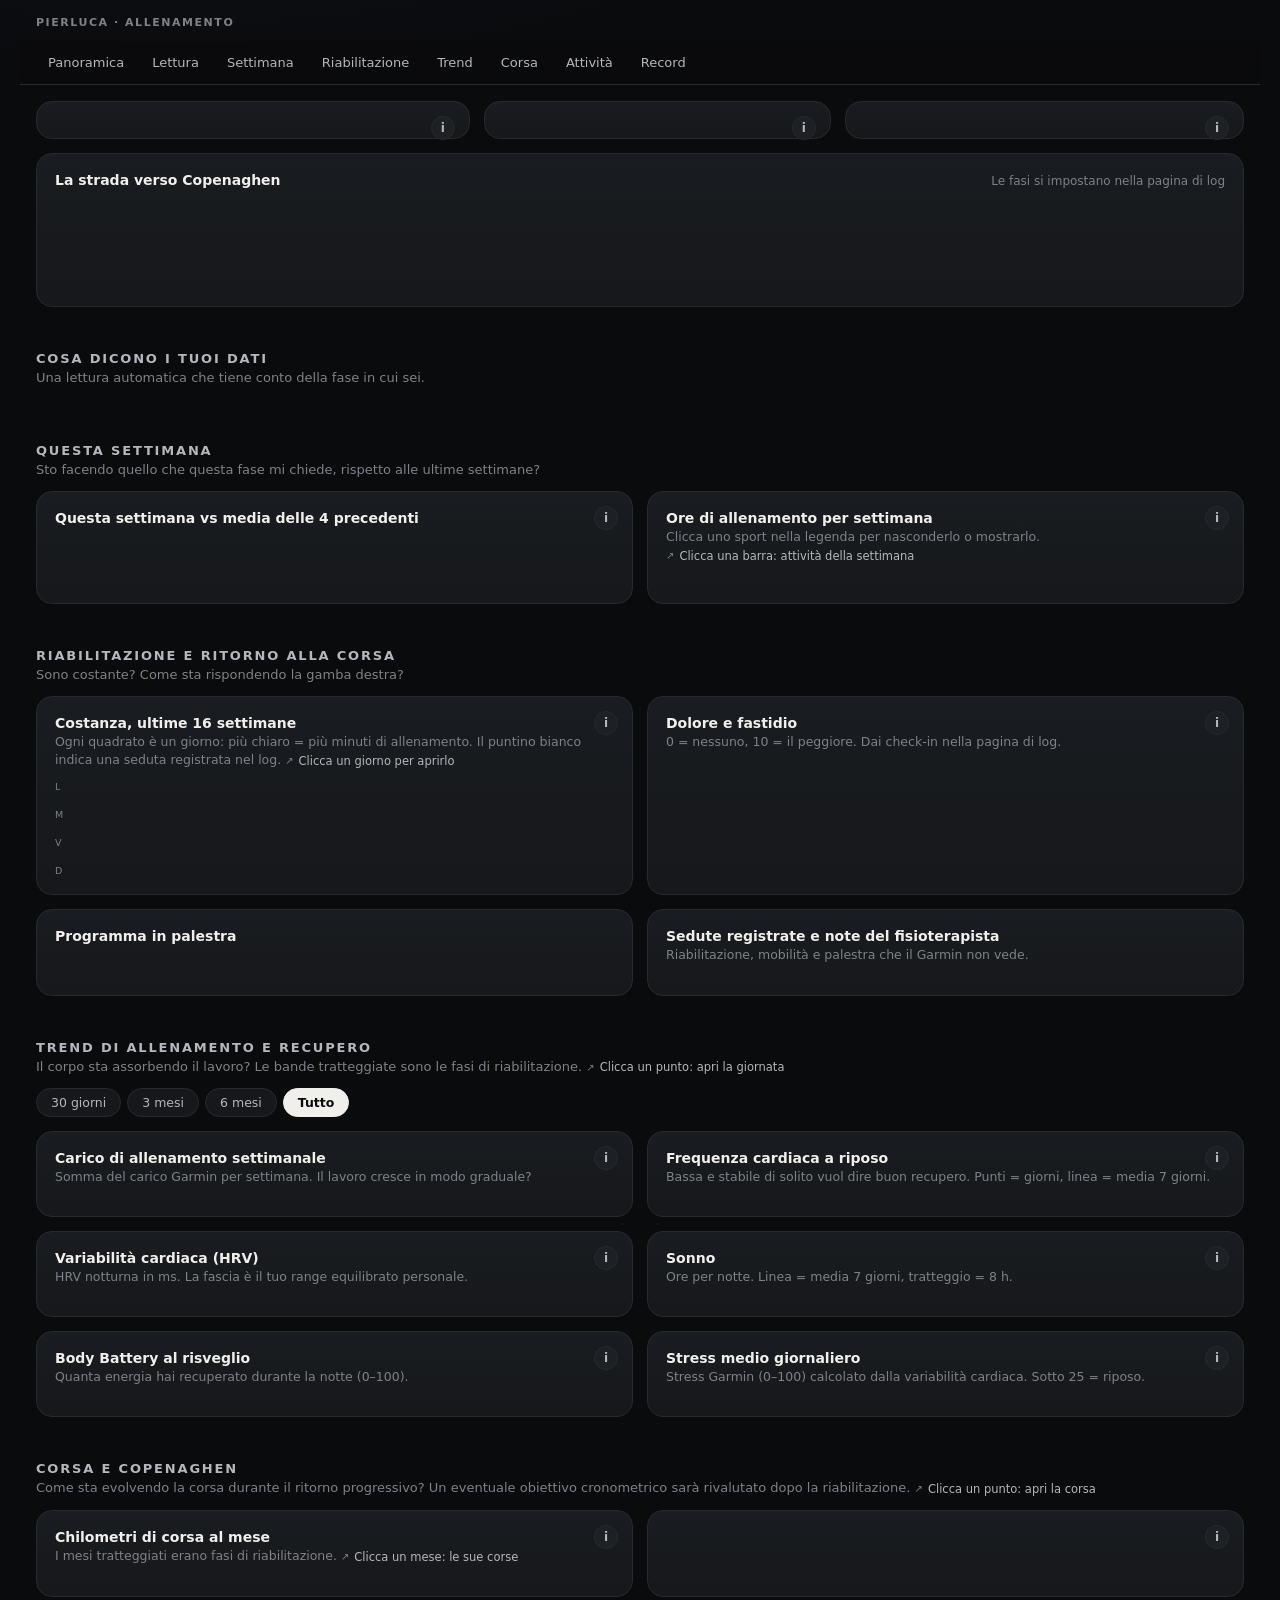
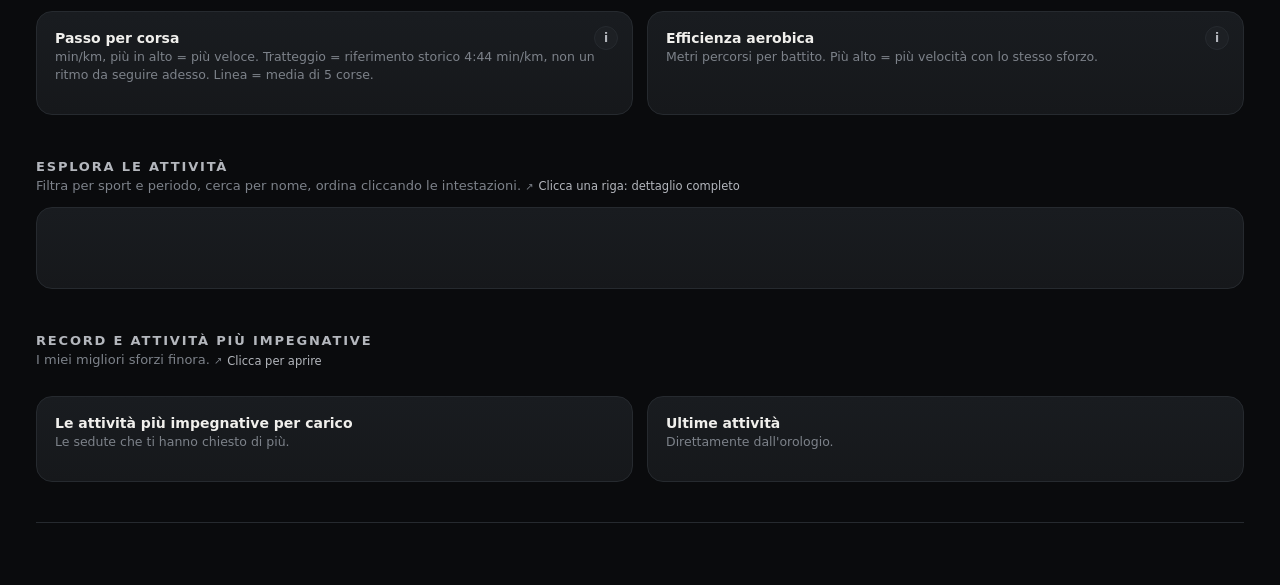
<file: garmin/template.html>
<!doctype html>
<html lang="it">
<head>
<meta charset="utf-8">
<meta name="viewport" content="width=device-width, initial-scale=1">
<title>Dashboard Allenamento</title>
<style>
:root{
  color-scheme:dark;
  --bg:#0a0b0d; --surface:#16181b; --surface-2:#1d2024; --surface-3:#23272c; --line:#262a2f; --grid:#24272c;
  --text:#f0efec; --text-2:#b4b7bd; --muted:#7d828a;
  --run:#3987e5; --gym:#d95926; --ride:#199e70; --other:#c98500; --s1:#9085e9; --s2:#e66767;
  --num:"Bahnschrift","DIN Alternate","DIN Next","Barlow","Roboto Condensed","Segoe UI",system-ui,sans-serif;
  --ui:"Segoe UI Variable","Segoe UI",-apple-system,system-ui,Roboto,Helvetica,Arial,sans-serif;
  --r:16px;
}
*{box-sizing:border-box}
html{scroll-behavior:smooth;scroll-padding-top:64px}
html,body{margin:0;background:var(--bg);color:var(--text);font-family:var(--ui);-webkit-font-smoothing:antialiased}
body{background:radial-gradient(1200px 500px at 15% -10%,#14223a55,transparent 60%),var(--bg);min-height:100vh}
body.locked{overflow:hidden}
.wrap{max-width:1240px;margin:0 auto;padding:16px 16px 48px}
.num{font-family:var(--num);font-variant-numeric:tabular-nums;letter-spacing:.01em}
.eyebrow{font-size:11px;letter-spacing:.14em;text-transform:uppercase;color:var(--muted);font-weight:600}
h1{font-size:15px;margin:0;font-weight:600;color:var(--text-2);letter-spacing:.02em}
h2{font-size:13px;letter-spacing:.14em;text-transform:uppercase;color:var(--text-2);margin:44px 0 4px;font-weight:600}
.sub{color:var(--muted);font-size:13px;margin:0 0 14px}
header{display:flex;justify-content:space-between;align-items:flex-end;gap:12px;flex-wrap:wrap;margin-bottom:12px}
.sync{font-size:12px;color:var(--muted);text-align:right}
nav.top{position:sticky;top:0;z-index:30;background:#0a0b0de6;backdrop-filter:blur(10px);-webkit-backdrop-filter:blur(10px);border-bottom:1px solid var(--line);margin:0 -16px 16px;padding:8px 16px;display:flex;gap:4px;overflow-x:auto;scrollbar-width:none}
nav.top::-webkit-scrollbar{display:none}
nav.top a{color:var(--text-2);text-decoration:none;font-size:13px;padding:6px 12px;border-radius:99px;white-space:nowrap}
nav.top a:hover,nav.top a.on{background:var(--surface-3);color:var(--text)}
.grid{display:grid;gap:14px}
.g-hero{grid-template-columns:1.25fr 1fr 1.15fr}
.g2{grid-template-columns:repeat(2,minmax(0,1fr))}
@media(max-width:980px){.g-hero{grid-template-columns:1fr 1fr}.g-hero>.card:first-child{grid-column:1/-1}}
@media(max-width:720px){.g-hero,.g2{grid-template-columns:1fr}.g-hero>.card:first-child{grid-column:auto}}
.card{background:linear-gradient(180deg,#191c20,var(--surface));border:1px solid var(--line);border-radius:var(--r);padding:18px;min-width:0;position:relative}
.card h3{margin:0 0 2px;font-size:14px;font-weight:600;padding-right:30px}
.card .q{margin:0 0 12px;font-size:12.5px;color:var(--muted);line-height:1.45}
.hint{font-size:11.5px;color:var(--text-2);display:inline-flex;gap:5px;align-items:center;white-space:nowrap}
.hint::before{content:"↗";font-size:10px;color:var(--muted)}
.big{font-size:44px;line-height:1;font-weight:600}
.mid{font-size:26px;line-height:1.05;font-weight:600}
.pill{display:inline-flex;align-items:center;gap:6px;border:1px solid var(--line);background:var(--surface-2);border-radius:99px;padding:4px 10px;font-size:12px;color:var(--text-2)}
.dot{width:8px;height:8px;border-radius:50%;display:inline-block;flex:none}
.row{display:flex;gap:14px;align-items:center}
.between{justify-content:space-between}
.wrapf{flex-wrap:wrap}
.muted{color:var(--muted)} .t2{color:var(--text-2)} .small{font-size:12px}
.info{position:absolute;top:14px;right:14px;width:24px;height:24px;border-radius:50%;border:1px solid var(--line);background:var(--surface-2);color:var(--text-2);font:600 12px/1 var(--ui);cursor:pointer;display:flex;align-items:center;justify-content:center;padding:0;z-index:2}
.info:hover,.info[aria-expanded=true]{background:var(--text);color:#0a0b0d;border-color:var(--text)}
#pop{position:fixed;z-index:60;width:min(360px,calc(100vw - 24px));background:#121417;border:1px solid #363b42;border-radius:14px;padding:14px 16px;box-shadow:0 16px 40px #000a;display:none;font-size:13px;line-height:1.55;color:var(--text-2)}
#pop h4{margin:0 0 8px;font-size:14px;color:var(--text)}
#pop .k{font-size:10.5px;letter-spacing:.12em;text-transform:uppercase;color:var(--muted);margin:10px 0 2px;font-weight:600}
#pop .you{background:var(--surface-2);border-radius:10px;padding:8px 10px;color:var(--text);margin-top:4px}
.phase-name{font-size:28px;font-weight:600;margin:8px 0 6px;line-height:1.1}
.focus{color:var(--text-2);font-size:13.5px;line-height:1.5;margin:0 0 14px;max-width:52ch}
.ringbox{position:relative;width:118px;height:118px;flex:none}
.ringbox .c{position:absolute;inset:0;display:flex;flex-direction:column;align-items:center;justify-content:center}
.ringbox .c .v{font-size:30px;font-weight:600}
.ringbox .c .l{font-size:10px;letter-spacing:.1em;text-transform:uppercase;color:var(--muted);margin-top:2px;text-align:center;max-width:90px}
.minis{display:grid;grid-template-columns:repeat(2,minmax(0,1fr));gap:10px}
.mini{background:var(--surface-2);border:1px solid var(--line);border-radius:12px;padding:10px 12px;min-width:0}
button.mini{font:inherit;color:inherit;text-align:left;cursor:pointer;width:100%;position:relative}
button.mini::after{content:"›";position:absolute;right:10px;top:8px;color:var(--muted);font-size:16px}
button.mini:hover{border-color:#3a3f46;background:var(--surface-3)}
.mini .l{font-size:11px;color:var(--muted);letter-spacing:.06em;text-transform:uppercase;padding-right:10px}
.mini .v{font-size:24px;font-weight:600;margin-top:4px}
.mini .v small{font-size:12px;color:var(--text-2);font-weight:500;margin-left:3px}
.mini .d{font-size:11.5px;color:var(--text-2);margin-top:2px}
.delta{display:inline-flex;align-items:center;gap:4px}
.insights{display:grid;grid-template-columns:repeat(auto-fill,minmax(260px,1fr));gap:12px}
.ins{background:var(--surface);border:1px solid var(--line);border-radius:14px;padding:14px;display:flex;flex-direction:column;gap:6px}
.ins .h{display:flex;gap:8px;align-items:center;font-size:11px;letter-spacing:.1em;text-transform:uppercase;color:var(--muted);font-weight:600}
.ins .h .st{margin-left:auto;display:inline-flex;align-items:center;gap:5px;font-size:11px;letter-spacing:0;text-transform:none;color:var(--text-2);font-weight:500}
.ins .t{font-size:15px;font-weight:600;line-height:1.3}
.ins .b{font-size:13px;color:var(--text-2);line-height:1.5}
.ins button.lnk{align-self:flex-start;margin-top:auto}
button.lnk{background:none;border:0;color:var(--text);font:inherit;font-size:12.5px;padding:4px 0;cursor:pointer;text-decoration:underline;text-underline-offset:3px;text-decoration-color:#555}
.tl{position:relative;height:92px;margin-top:6px;overflow:hidden}
.tl .seg{position:absolute;top:22px;height:18px;border-radius:5px;display:flex;align-items:center;padding:0 8px;font-size:11px;color:var(--text);white-space:nowrap;overflow:hidden}
.tl .seg.plan{border:1px dashed #3a3f46;background:transparent;color:var(--muted)}
.tl .mk{position:absolute;top:12px;width:2px;height:38px;background:var(--text)}
.tl .mk span{position:absolute;top:42px;transform:translateX(-50%);font-size:11px;color:var(--text-2);white-space:nowrap}
.tl .mk.flag{background:var(--run)}
.tl .mk.low{height:56px}.tl .mk.low span{top:58px}
.tl .ax{position:absolute;top:0;font-size:10.5px;color:var(--muted);transform:translateX(-50%)}
table{width:100%;border-collapse:collapse;font-size:13px}
th{font-size:11px;font-weight:600;color:var(--muted);text-transform:uppercase;letter-spacing:.08em;text-align:right;padding:6px 8px;border-bottom:1px solid var(--line);white-space:nowrap}
th:first-child,td:first-child{text-align:left}
td{white-space:nowrap;padding:9px 8px;border-bottom:1px solid #1f2226;text-align:right;color:var(--text-2)}
td .num{color:var(--text)}
.vs{font-size:11px;color:var(--muted);display:block}
.tbl-scroll{overflow-x:auto}
.chart{position:relative;width:100%}
.chart svg{display:block;overflow:visible}
.chart.click svg{cursor:pointer}
.legend{display:flex;gap:6px 14px;flex-wrap:wrap;font-size:12px;color:var(--text-2);margin:0 0 8px}
.legend i{display:inline-block;width:10px;height:10px;border-radius:3px;margin-right:6px;vertical-align:-1px}
.legend i.ln{height:2px;width:14px;border-radius:2px;vertical-align:3px}
.legend i.hatch{background:repeating-linear-gradient(45deg,#ffffff30 0 2px,transparent 2px 6px);border:1px solid #ffffff22}
.legend button{background:none;border:1px solid var(--line);color:var(--text-2);font:inherit;font-size:12px;padding:3px 9px;border-radius:99px;cursor:pointer}
.legend button:hover{border-color:#4a5058}
.legend button[aria-pressed=false]{opacity:.45;text-decoration:line-through}
.filters{display:flex;gap:6px;margin:6px 0 14px;flex-wrap:wrap;align-items:center}
.chip{background:var(--surface);border:1px solid var(--line);color:var(--text-2);border-radius:99px;padding:6px 14px;font:inherit;font-size:12.5px;cursor:pointer;display:inline-flex;align-items:center;gap:6px}
.chip[aria-pressed=true]{background:var(--text);color:#0a0b0d;border-color:var(--text);font-weight:600}
select.chip{appearance:none;-webkit-appearance:none;padding-right:28px;background-image:linear-gradient(45deg,transparent 50%,var(--text-2) 50%),linear-gradient(135deg,var(--text-2) 50%,transparent 50%);background-position:calc(100% - 15px) 50%,calc(100% - 10px) 50%;background-size:5px 5px;background-repeat:no-repeat}
select.chip option{background:#16181b;color:var(--text)}
input.search{background:var(--surface);border:1px solid var(--line);color:var(--text);border-radius:99px;padding:7px 14px;font:inherit;font-size:13px;min-width:0;flex:1 1 160px;max-width:260px}
#tip{position:fixed;z-index:50;pointer-events:none;background:#0d0f12f2;border:1px solid #33383f;border-radius:10px;padding:8px 10px;font-size:12px;min-width:130px;max-width:280px;box-shadow:0 8px 24px #0008;opacity:0;transition:opacity .08s}
#tip .tt{color:var(--muted);font-size:11px;margin-bottom:4px}
#tip .tr{display:flex;align-items:center;gap:8px;justify-content:space-between}
#tip .tr .k{display:flex;align-items:center;gap:6px;color:var(--text-2)}
#tip .tr .k i{width:12px;height:2px;border-radius:2px;display:inline-block}
#tip .tr b{font-family:var(--num);font-weight:600;color:var(--text);font-size:13px}
#tip .ft{margin-top:6px;padding-top:5px;border-top:1px solid #2a2e34;color:var(--muted);font-size:11px}
.cal{display:grid;grid-auto-flow:column;grid-template-rows:repeat(7,auto);grid-template-columns:repeat(16,minmax(0,1fr));gap:3px;min-width:0}
.cal div{aspect-ratio:1;border-radius:3px;background:#1f2226;position:relative;cursor:pointer}
.cal div:hover{outline:1.5px solid var(--text-2)}
.cal div.fut{background:transparent;border:1px dashed #23272c;cursor:default}
.cal div.fut:hover{outline:0}
.cal div.lg::after{content:"";position:absolute;width:4px;height:4px;border-radius:50%;background:var(--text);right:2px;top:2px}
.cal div.today{outline:1.5px solid var(--text);outline-offset:1px}
.calwrap{display:grid;grid-template-columns:18px minmax(0,1fr);gap:6px;max-width:560px}
.calwrap .dl{display:grid;grid-template-rows:repeat(7,1fr);gap:3px;font-size:9.5px;color:var(--muted);align-items:center}
.scale{display:flex;gap:3px;align-items:center;font-size:11px;color:var(--muted)}
.scale span{width:11px;height:11px;border-radius:3px;display:inline-block}
.recs{display:grid;grid-template-columns:repeat(auto-fill,minmax(170px,1fr));gap:10px}
@media(max-width:720px){.recs{grid-template-columns:1fr 1fr}.rec .v{font-size:22px}}
.rec{background:var(--surface);border:1px solid var(--line);border-radius:14px;padding:12px 14px;text-align:left;font:inherit;color:inherit;cursor:pointer;min-width:0}
.rec:hover{border-color:#3a3f46;background:var(--surface-2)}
.rec .l{font-size:11px;color:var(--muted);letter-spacing:.06em;text-transform:uppercase;display:flex;gap:6px;align-items:center}
.rec .v{font-size:26px;font-weight:600;margin:6px 0 2px}
.rec .v small{font-size:13px;color:var(--text-2);margin-left:3px}
.rec .w{font-size:12px;color:var(--text-2);white-space:nowrap;overflow:hidden;text-overflow:ellipsis}
.list{display:flex;flex-direction:column}
.li{display:grid;grid-template-columns:62px minmax(0,1fr) auto;gap:10px;padding:9px 6px;border-bottom:1px solid #1f2226;font-size:13px;align-items:center;border-radius:8px}
.li.click{cursor:pointer}
.li.click:hover{background:var(--surface-2)}
.li:last-child{border-bottom:0}
.li .dt{color:var(--muted);font-size:12px}
.li .nm{color:var(--text);white-space:nowrap;overflow:hidden;text-overflow:ellipsis;display:flex;gap:8px;align-items:center;min-width:0}
.li .nm span{overflow:hidden;text-overflow:ellipsis}
.li .mt{color:var(--text-2);font-family:var(--num);text-align:right;white-space:nowrap}
.prog{display:grid;grid-template-columns:repeat(auto-fill,minmax(150px,1fr));gap:10px}
.day{background:var(--surface-2);border:1px solid var(--line);border-radius:12px;padding:10px 12px;font-size:12.5px;color:var(--text-2);white-space:pre-line;line-height:1.5}
.day b{display:block;color:var(--text);font-size:11px;letter-spacing:.12em;text-transform:uppercase;margin-bottom:4px}
.day.today{border-color:#4a5058}
.empty{color:var(--muted);font-size:13px;padding:14px;border:1px dashed var(--line);border-radius:12px;text-align:center;line-height:1.5}
.bar-h{height:8px;background:#23272c;border-radius:99px;overflow:hidden}
.bar-h>span{display:block;height:100%;border-radius:99px;background:var(--run)}
.check{display:flex;gap:8px;align-items:center;font-size:13px;color:var(--text-2);padding:5px 0}
.check .bx{width:16px;height:16px;border-radius:4px;border:1.5px solid #4a5058;display:flex;align-items:center;justify-content:center;font-size:11px;flex:none}
.check.done .bx{background:var(--text);border-color:var(--text);color:#0a0b0d}
.xsum{display:grid;grid-template-columns:repeat(5,minmax(0,1fr));gap:10px;margin-bottom:12px}
@media(max-width:720px){.xsum{grid-template-columns:repeat(2,minmax(0,1fr))}.hide-m{display:none}}
#xt tr.r{cursor:pointer}
#xt tr.r:hover td{background:var(--surface-2)}
#xt th.s{cursor:pointer;user-select:none}
#xt th.s:hover{color:var(--text)}
#xt th[aria-sort]{color:var(--text)}
#xt th[aria-sort=descending]::after{content:" ↓"}
#xt th[aria-sort=ascending]::after{content:" ↑"}
#xt td.nm{color:var(--text);text-align:left;max-width:280px;overflow:hidden;text-overflow:ellipsis}
.more{display:flex;justify-content:center;margin-top:12px}
#scrim{position:fixed;inset:0;background:#000a;z-index:70;opacity:0;pointer-events:none;transition:opacity .18s}
#scrim.on{opacity:1;pointer-events:auto}
#drawer{position:fixed;top:0;right:0;bottom:0;width:min(520px,100vw);background:#111316;border-left:1px solid #2c3036;z-index:80;transform:translateX(102%);transition:transform .22s ease;display:flex;flex-direction:column;visibility:hidden}
#drawer.on{transform:none;visibility:visible}
@media(max-width:720px){#drawer{top:auto;height:92vh;width:100vw;border-left:0;border-top:1px solid #2c3036;border-radius:18px 18px 0 0;transform:translateY(102%)}}
.dh{display:flex;align-items:center;gap:8px;padding:12px 14px;border-bottom:1px solid var(--line)}
.dh .sp{flex:1}
.ib{width:34px;height:34px;border-radius:10px;border:1px solid var(--line);background:var(--surface-2);color:var(--text);font:16px/1 var(--ui);cursor:pointer;display:flex;align-items:center;justify-content:center}
.ib:hover{background:var(--surface-3)}
.ib:disabled{opacity:.3;cursor:default}
.db{overflow-y:auto;padding:18px 18px 40px;flex:1;overscroll-behavior:contain}
.db h4{font-size:11px;letter-spacing:.12em;text-transform:uppercase;color:var(--muted);margin:22px 0 10px;font-weight:600}
.db .title{font-size:22px;font-weight:600;margin:6px 0 4px;line-height:1.2}
.kp{display:grid;grid-template-columns:repeat(3,minmax(0,1fr));gap:8px}
@media(max-width:420px){.kp{grid-template-columns:repeat(2,minmax(0,1fr))}}
.kp .mini .v{font-size:20px}
.cmp{display:grid;grid-template-columns:minmax(0,1fr) auto auto;gap:6px 14px;font-size:13px;align-items:center}
.cmp .h{font-size:10.5px;color:var(--muted);text-transform:uppercase;letter-spacing:.08em}
.cmp .val{font-family:var(--num);color:var(--text);text-align:right}
.cmp .dlt{font-family:var(--num);color:var(--text-2);text-align:right;min-width:90px}
.zbar{display:flex;height:14px;border-radius:5px;overflow:hidden;gap:2px;margin-bottom:10px}
.zrow{display:grid;grid-template-columns:24px 142px minmax(0,1fr) 56px 36px;gap:8px;align-items:center;font-size:12.5px;padding:3px 0}
.zrow .b{height:8px;border-radius:4px;background:#23272c;overflow:hidden}
.zrow .b span{display:block;height:100%;border-radius:4px}
.read{display:flex;flex-direction:column;gap:8px}
.read div{background:var(--surface);border:1px solid var(--line);border-radius:12px;padding:10px 12px;font-size:13px;color:var(--text-2);line-height:1.5}
.read b{color:var(--text)}
.stagebar{display:flex;height:16px;border-radius:5px;overflow:hidden;gap:2px;margin:6px 0 8px}
footer{margin-top:40px;color:var(--muted);font-size:12px;line-height:1.6;border-top:1px solid var(--line);padding-top:14px}
:focus-visible{outline:2px solid var(--text);outline-offset:2px}
</style>
</head>
<body>
<div class="wrap">
  <header>
    <div><div class="eyebrow">Pierluca · Allenamento</div><h1 id="hdr-sub"></h1></div>
    <div class="sync" id="sync"></div>
  </header>
  <nav class="top" id="nav">
    <a href="#sec-top">Panoramica</a><a href="#sec-ins">Lettura</a><a href="#sec-week">Settimana</a><a href="#sec-rehab">Riabilitazione</a>
    <a href="#sec-trend">Trend</a><a href="#sec-run">Corsa</a><a href="#sec-acts">Attività</a><a href="#sec-rec">Record</a>
  </nav>

  <section class="grid g-hero" id="sec-top">
    <div class="card" id="phase-card"><button class="info" data-info="phase" aria-label="Spiegazione">i</button></div>
    <div class="card" id="cph-card"><button class="info" data-info="cph" aria-label="Spiegazione">i</button></div>
    <div class="card" id="rec-card"><button class="info" data-info="recovery" aria-label="Spiegazione">i</button></div>
  </section>

  <div class="card" style="margin-top:14px">
    <div class="row between wrapf"><h3>La strada verso Copenaghen</h3><span class="small muted">Le fasi si impostano nella pagina di log</span></div>
    <div class="tl" id="timeline"></div>
  </div>

  <h2 id="sec-ins">Cosa dicono i tuoi dati</h2>
  <p class="sub">Una lettura automatica che tiene conto della fase in cui sei.</p>
  <div class="insights" id="insights"></div>

  <h2 id="sec-week">Questa settimana</h2>
  <p class="sub">Sto facendo quello che questa fase mi chiede, rispetto alle ultime settimane?</p>
  <div class="grid g2">
    <div class="card">
      <button class="info" data-info="weektable" aria-label="Spiegazione">i</button>
      <h3>Questa settimana vs media delle 4 precedenti</h3>
      <p class="q" id="week-range"></p>
      <div class="tbl-scroll"><table id="week-table"></table></div>
    </div>
    <div class="card">
      <button class="info" data-info="weekly" aria-label="Spiegazione">i</button>
      <h3>Ore di allenamento per settimana</h3>
      <p class="q">Clicca uno sport nella legenda per nasconderlo o mostrarlo. <span class="hint">Clicca una barra: attività della settimana</span></p>
      <div class="legend" id="wk-legend"></div>
      <div class="chart click" id="ch-weekly"></div>
    </div>
  </div>

  <h2 id="sec-rehab">Riabilitazione e ritorno alla corsa</h2>
  <p class="sub">Sono costante? Come sta rispondendo la gamba destra?</p>
  <div class="grid g2">
    <div class="card">
      <button class="info" data-info="calendar" aria-label="Spiegazione">i</button>
      <div class="row between wrapf" style="padding-right:30px"><h3>Costanza, ultime 16 settimane</h3><span class="scale" id="cal-scale"></span></div>
      <p class="q">Ogni quadrato è un giorno: più chiaro = più minuti di allenamento. Il puntino bianco indica una seduta registrata nel log. <span class="hint">Clicca un giorno per aprirlo</span></p>
      <div class="calwrap"><div class="dl"><span>L</span><span></span><span>M</span><span></span><span>V</span><span></span><span>D</span></div><div class="cal" id="cal"></div></div>
    </div>
    <div class="card">
      <button class="info" data-info="pain" aria-label="Spiegazione">i</button>
      <h3>Dolore e fastidio</h3>
      <p class="q">0 = nessuno, 10 = il peggiore. Dai check-in nella pagina di log.</p>
      <div id="pain"></div>
    </div>
  </div>
  <div class="grid g2" style="margin-top:14px">
    <div class="card">
      <div class="row between wrapf"><h3>Programma in palestra</h3><span class="small muted" id="prog-upd"></span></div>
      <p class="q" id="prog-title"></p>
      <div class="prog" id="prog"></div>
    </div>
    <div class="card">
      <h3>Sedute registrate e note del fisioterapista</h3>
      <p class="q">Riabilitazione, mobilità e palestra che il Garmin non vede.</p>
      <div id="logged"></div>
      <div id="checklist" style="margin-top:12px"></div>
    </div>
  </div>

  <h2 id="sec-trend">Trend di allenamento e recupero</h2>
  <p class="sub">Il corpo sta assorbendo il lavoro? Le bande tratteggiate sono le fasi di riabilitazione. <span class="hint">Clicca un punto: apri la giornata</span></p>
  <div class="filters" id="range" role="group" aria-label="Periodo">
    <button class="chip" data-r="30">30 giorni</button><button class="chip" data-r="90">3 mesi</button><button class="chip" data-r="182">6 mesi</button><button class="chip" data-r="0" aria-pressed="true">Tutto</button>
  </div>
  <div class="grid g2">
    <div class="card"><button class="info" data-info="load" aria-label="Spiegazione">i</button><h3>Carico di allenamento settimanale</h3><p class="q">Somma del carico Garmin per settimana. Il lavoro cresce in modo graduale?</p><div class="chart click" id="ch-load"></div></div>
    <div class="card"><button class="info" data-info="rhr" aria-label="Spiegazione">i</button><h3 id="rhr-title">Frequenza cardiaca a riposo</h3><p class="q">Bassa e stabile di solito vuol dire buon recupero. Punti = giorni, linea = media 7 giorni.</p><div class="chart click" id="ch-rhr"></div></div>
    <div class="card"><button class="info" data-info="hrv" aria-label="Spiegazione">i</button><h3>Variabilità cardiaca (HRV)</h3><p class="q">HRV notturna in ms. La fascia è il tuo range equilibrato personale.</p><div class="chart click" id="ch-hrv"></div></div>
    <div class="card"><button class="info" data-info="sleep" aria-label="Spiegazione">i</button><h3>Sonno</h3><p class="q">Ore per notte. Linea = media 7 giorni, tratteggio = 8 h.</p><div class="chart click" id="ch-sleep"></div></div>
    <div class="card"><button class="info" data-info="bb" aria-label="Spiegazione">i</button><h3>Body Battery al risveglio</h3><p class="q">Quanta energia hai recuperato durante la notte (0–100).</p><div class="chart click" id="ch-bb"></div></div>
    <div class="card"><button class="info" data-info="stress" aria-label="Spiegazione">i</button><h3>Stress medio giornaliero</h3><p class="q">Stress Garmin (0–100) calcolato dalla variabilità cardiaca. Sotto 25 = riposo.</p><div class="chart click" id="ch-stress"></div></div>
  </div>

  <h2 id="sec-run">Corsa e Copenaghen</h2>
  <p class="sub">Come sta evolvendo la corsa durante il ritorno progressivo? Un eventuale obiettivo cronometrico sarà rivalutato dopo la riabilitazione. <span class="hint">Clicca un punto: apri la corsa</span></p>
  <div class="grid g2">
    <div class="card"><button class="info" data-info="monthly" aria-label="Spiegazione">i</button><h3>Chilometri di corsa al mese</h3><p class="q">I mesi tratteggiati erano fasi di riabilitazione. <span class="hint">Clicca un mese: le sue corse</span></p><div class="chart click" id="ch-monthly"></div></div>
    <div class="card" id="pred-card"><button class="info" data-info="pred" aria-label="Spiegazione">i</button></div>
    <div class="card"><button class="info" data-info="pace" aria-label="Spiegazione">i</button><h3>Passo per corsa</h3><p class="q">min/km, più in alto = più veloce. Tratteggio = riferimento storico 4:44 min/km, non un ritmo da seguire adesso. Linea = media di 5 corse.</p><div class="chart click" id="ch-pace"></div></div>
    <div class="card"><button class="info" data-info="eff" aria-label="Spiegazione">i</button><h3>Efficienza aerobica</h3><p class="q">Metri percorsi per battito. Più alto = più velocità con lo stesso sforzo.</p><div class="chart click" id="ch-eff"></div></div>
  </div>

  <h2 id="sec-acts">Esplora le attività</h2>
  <p class="sub">Filtra per sport e periodo, cerca per nome, ordina cliccando le intestazioni. <span class="hint">Clicca una riga: dettaglio completo</span></p>
  <div class="card">
    <div class="filters" id="xf"></div>
    <div class="xsum" id="xsum"></div>
    <div class="tbl-scroll"><table id="xt"></table></div>
    <div class="more" id="xmore"></div>
  </div>

  <h2 id="sec-rec">Record e attività più impegnative</h2>
  <p class="sub">I miei migliori sforzi finora. <span class="hint">Clicca per aprire</span></p>
  <div class="recs" id="records"></div>
  <div class="grid g2" style="margin-top:14px">
    <div class="card"><h3>Le attività più impegnative per carico</h3><p class="q">Le sedute che ti hanno chiesto di più.</p><div class="list" id="topdays"></div></div>
    <div class="card"><h3>Ultime attività</h3><p class="q">Direttamente dall'orologio.</p><div class="list" id="recent"></div></div>
  </div>

  <footer id="foot"></footer>
</div>
<div id="tip" role="tooltip"></div>
<div id="pop" role="dialog"></div>
<div id="scrim"></div>
<aside id="drawer" aria-hidden="true" role="dialog" aria-label="Dettaglio">
  <div class="dh"><button class="ib" id="d-prev" aria-label="Precedente">‹</button><button class="ib" id="d-next" aria-label="Successivo">›</button><span class="sp small muted" id="d-kind"></span><button class="ib" id="d-close" aria-label="Chiudi">✕</button></div>
  <div class="db" id="d-body"></div>
</aside>

<script>
const DATA = /*__DATA__*/null;
const $ = (s, el=document) => el.querySelector(s);
const NS = "http://www.w3.org/2000/svg";
const C = {run:"#3987e5", gym:"#d95926", ride:"#199e70", other:"#c98500", s1:"#9085e9", s2:"#e66767",
           text:"#f0efec", t2:"#b4b7bd", muted:"#7d828a", grid:"#24272c", surface:"#16181b"};
const ZC = ["#9ec5f4","#6da7ec","#3987e5","#256abf","#184f95"];
const MON = ["gen","feb","mar","apr","mag","giu","lug","ago","set","ott","nov","dic"];
const DOW = ["domenica","lunedì","martedì","mercoledì","giovedì","venerdì","sabato"];
const DAYMS = 86400000;
const SPORT_IT = {run:"Corsa", gym:"Palestra e forza", ride:"Ciclismo", other:"Altro"};
const SPORT_OF = {run:"corsa", gym:"palestra", ride:"ciclismo", other:"altre attività"};
const TYPE_IT = {rehab:"Riabilitazione",gym:"Palestra",mobility:"Mobilità",physio:"Fisioterapia",other:"Seduta"};
const TE_LABEL = {AEROBIC_BASE:"Base aerobica", TEMPO:"Tempo", LACTATE_THRESHOLD:"Soglia del lattato", VO2MAX:"VO2 max",
  ANAEROBIC_CAPACITY:"Capacità anaerobica", SPEED:"Velocità", RECOVERY:"Recupero"};

/* ---------- formatting ---------- */
const pd = s => new Date(s.slice(0,10)+"T12:00:00");
const iso = d => { const x=new Date(d); return x.getFullYear()+"-"+String(x.getMonth()+1).padStart(2,"0")+"-"+String(x.getDate()).padStart(2,"0"); };
const addD = (s,n) => iso(new Date(pd(s).getTime()+n*DAYMS));
const fmtDate = (s, y) => { const d = pd(s); return d.getDate()+" "+MON[d.getMonth()]+(y?" "+d.getFullYear():""); };
const fmtLong = s => { const d=pd(s); return DOW[d.getDay()]+" "+d.getDate()+" "+MON[d.getMonth()]+" "+d.getFullYear(); };
const cap = s => s.charAt(0).toUpperCase()+s.slice(1);
const fmtPace = s => { if(s==null||!isFinite(s)) return "–"; let m=Math.floor(s/60), x=Math.round(s-m*60); if(x===60){m++;x=0;} return m+":"+String(x).padStart(2,"0"); };
const fmtTime = s => { s=Math.round(s); const h=Math.floor(s/3600), m=Math.floor(s%3600/60), x=s%60; return (h?h+":"+String(m).padStart(2,"0"):m)+":"+String(x).padStart(2,"0"); };
const fmtH = h => { const m=Math.round(h*60); if(!m) return "0"; if(m<60) return m+" min"; return Math.floor(m/60)+"h "+String(m%60).padStart(2,"0"); };
const fmtMin = m => fmtH((m||0)/60);
const nf1 = new Intl.NumberFormat("it-IT",{maximumFractionDigits:1});
const nf0 = new Intl.NumberFormat("it-IT",{maximumFractionDigits:0});
const f1 = x => x==null||!isFinite(x)?"–":nf1.format(Math.round(x*10)/10);
const f0 = x => x==null||!isFinite(x)?"–":nf0.format(Math.round(x));
const f2 = x => x==null||!isFinite(x)?"–":x.toFixed(2).replace(".",",");
const pct = (a,b) => b ? (a-b)/b*100 : null;
const sgn = x => x==null?"–":(Math.round(x)>0?"+":"")+f0(x);
function el(tag, attrs={}, text){ const e=document.createElement(tag); for(const k in attrs){ if(k==="class") e.className=attrs[k]; else e.setAttribute(k,attrs[k]); } if(text!=null) e.textContent=text; return e; }
function sv(tag, attrs={}, parent){ const e=document.createElementNS(NS,tag); for(const k in attrs) e.setAttribute(k,attrs[k]); if(parent) parent.appendChild(e); return e; }
function bold(parent, parts){ parts.forEach((p,i)=>{ if(i%2) parent.appendChild(el("b",{},p)); else parent.appendChild(document.createTextNode(p)); }); return parent; }
function meanOf(arr){ const v=arr.filter(x=>x!=null&&isFinite(x)); return v.length?v.reduce((a,b)=>a+b,0)/v.length:null; }

/* ---------- data indexes ---------- */
const P=DATA.phase, G=DATA.goal, K=DATA.kpi, DAYS=DATA.days||{};
const ACTS=DATA.acts||[]; const ACT=new Map(ACTS.map(a=>[String(a.id),a]));
const actsByDay={}; ACTS.forEach(a=>(actsByDay[a.date]=actsByDay[a.date]||[]).push(a));
const phases = DATA.phases.slice().sort((a,b)=>a.start<b.start?-1:1);
const phaseAt = s => { let c=null; for(const p of phases) if(p.start<=s) c=p; return c; };
const phaseShort = k => (DATA.phaseKinds[k]||{label:""}).label.split(" · ")[0];
const effOf = a => (a.sport==="run"&&a.hr&&a.km>=2&&a.min) ? (a.km*1000/a.min)/a.hr : null;
const sportAvg = {};
for(const s of ["run","gym","ride","other"]){
  const L=ACTS.filter(a=>a.sport===s); const avg=f=>meanOf(L.map(a=>a[f]).filter(x=>x>0));
  sportAvg[s]={n:L.length, min:avg("min"), km:avg("km"), hr:avg("hr"), load:avg("load"), elev:avg("elev"),
    pace:meanOf(L.filter(a=>a.km>0.5&&a.min).map(a=>a.min*60/a.km)), eff:meanOf(L.map(effOf))};
}
function dayWindow(endIso, n, f){ const out=[]; for(let i=0;i<n;i++){ const d=DAYS[addD(endIso,-i)]; if(d&&d[f]!=null) out.push(d[f]); } return out; }
const lastDataDay = (()=>{ const k=Object.keys(DAYS).filter(k=>DAYS[k].sl_total||DAYS[k].rhr).sort(); return k[k.length-1]||DATA.today; })();

/* ---------- tooltip ---------- */
const tip = $("#tip");
function showTip(ev, title, rows, foot){
  tip.replaceChildren(); tip.appendChild(el("div",{class:"tt"},title));
  for(const r of rows){ const row=el("div",{class:"tr"}); const k=el("span",{class:"k"});
    if(r.color){ const i=el("i"); i.style.background=r.color; k.appendChild(i); }
    k.appendChild(document.createTextNode(r.k)); row.appendChild(k); if(r.v!=="") row.appendChild(el("b",{},r.v)); tip.appendChild(row); }
  if(foot) tip.appendChild(el("div",{class:"ft"},foot));
  tip.style.opacity=1; moveTip(ev);
}
function moveTip(ev){ const w=tip.offsetWidth, h=tip.offsetHeight; let x=ev.clientX+14, y=ev.clientY-h-12;
  if(x+w>innerWidth-8) x=ev.clientX-w-14; if(y<8) y=ev.clientY+16; tip.style.left=Math.max(8,x)+"px"; tip.style.top=y+"px"; }
const hideTip = () => tip.style.opacity=0;
let lastY=scrollY; document.addEventListener("scroll", ()=>{ if(Math.abs(scrollY-lastY)>4) hideTip(); lastY=scrollY; }, {passive:true});

/* ---------- chart helpers ---------- */
function phaseRanges(from, to){
  const out=[]; phases.forEach((p,i)=>{ const s=pd(p.start), e=i+1<phases.length?pd(phases[i+1].start):new Date(to.getTime()+DAYMS);
    if(e>from && s<to) out.push({kind:p.kind, s:new Date(Math.max(s,from)), e:new Date(Math.min(e,to))}); }); return out;
}
const kindShort = {rehab:"Riabilitazione", return:"Ritorno", build:"Preparazione"};
function hatchDefs(svg){ const defs=sv("defs",{},svg); const p=sv("pattern",{id:"hatch",width:6,height:6,patternUnits:"userSpaceOnUse",patternTransform:"rotate(45)"},defs);
  sv("rect",{width:2,height:6,fill:"#ffffff",opacity:.11},p); }
function niceTicks(lo, hi, n=4){ if(hi===lo){ hi=lo+1; } const span=hi-lo, step0=span/n, mag=Math.pow(10,Math.floor(Math.log10(step0))), err=step0/mag;
  const step=(err>=7.5?10:err>=3.5?5:err>=1.5?2:1)*mag; const t=[]; for(let v=Math.floor(lo/step)*step; v<=hi+step*0.001; v+=step) t.push(+v.toFixed(10)); return t; }

function timeChart(host, o){
  host.replaceChildren();
  const W=host.clientWidth||600, H=o.height||200, m={l:42,r:12,t:16,b:24};
  const from=o.from, to=o.to;
  const all=[]; o.series.forEach(s=>s.pts.forEach(p=>{ if(pd(p[0])>=from && pd(p[0])<=to) all.push(p[1]); }));
  if(!all.length){ host.replaceChildren(el("div",{class:"empty"},o.empty||"Nessun dato in questo periodo.")); return; }
  const svg=sv("svg",{width:W,height:H,viewBox:`0 0 ${W} ${H}`,role:"img","aria-label":o.label||""},host); hatchDefs(svg);
  let lo=o.yMin!=null?o.yMin:Math.min(...all, ...(o.refs||[]).map(r=>r.v), o.bandLo??Infinity);
  let hi=o.yMax!=null?o.yMax:Math.max(...all, ...(o.refs||[]).map(r=>r.v), o.bandHi??-Infinity);
  const pad=(hi-lo)*0.12||1; if(o.yMin==null) lo-=pad; if(o.yMax==null) hi+=pad;
  const ticks=niceTicks(lo,hi,4); lo=Math.min(lo,ticks[0]); hi=Math.max(hi,ticks[ticks.length-1]);
  const X=d=>m.l+(d-from)/(to-from)*(W-m.l-m.r);
  const Y=v=>o.invert? m.t+(v-lo)/(hi-lo)*(H-m.t-m.b) : H-m.b-(v-lo)/(hi-lo)*(H-m.t-m.b);
  for(const r of phaseRanges(from,to)){ if(r.kind==="build") continue; const x1=X(r.s), x2=X(r.e);
    sv("rect",{x:x1,y:m.t,width:Math.max(0,x2-x1),height:H-m.t-m.b,fill:r.kind==="rehab"?"url(#hatch)":"#ffffff",opacity:r.kind==="rehab"?1:.025},svg);
    if(x2-x1>90){ const t=sv("text",{x:x1+6,y:m.t+10,fill:C.muted,"font-size":10,"letter-spacing":".08em"},svg); t.textContent=kindShort[r.kind].toUpperCase(); } }
  for(const t of ticks){ const y=Y(t); sv("line",{x1:m.l,x2:W-m.r,y1:y,y2:y,stroke:C.grid,"stroke-width":1},svg);
    const tx=sv("text",{x:m.l-8,y:y+3.5,fill:C.muted,"font-size":10.5,"text-anchor":"end"},svg); tx.textContent=o.yFmt?o.yFmt(t):t; }
  const span=(to-from)/DAYMS;
  if(span<=45){ for(let d=new Date(from.getTime()+DAYMS); d<=to; d=new Date(d.getTime()+DAYMS)){ if(d.getDay()!==1) continue;
      const t=sv("text",{x:X(d),y:H-6,fill:C.muted,"font-size":10.5,"text-anchor":"middle"},svg); t.textContent=d.getDate()+" "+MON[d.getMonth()]; } }
  else { const every=span>400?3:span>200?2:1;
    for(let d=new Date(from.getFullYear(),from.getMonth()+1,1), i=0; d<=to; d=new Date(d.getFullYear(),d.getMonth()+1,1), i++){ if(i%every) continue;
      const t=sv("text",{x:X(d),y:H-6,fill:C.muted,"font-size":10.5,"text-anchor":"middle"},svg); t.textContent=MON[d.getMonth()]+(d.getMonth()===0?" "+String(d.getFullYear()).slice(2):""); } }
  if(o.bandLo!=null && o.bandHi!=null){ const y1=Y(o.bandHi), y2=Y(o.bandLo);
    sv("rect",{x:m.l,y:Math.min(y1,y2),width:W-m.l-m.r,height:Math.abs(y2-y1),fill:o.bandColor||C.s1,opacity:.12},svg); }
  for(const r of (o.refs||[])){ const y=Y(r.v); sv("line",{x1:m.l,x2:W-m.r,y1:y,y2:y,stroke:C.t2,"stroke-width":1,"stroke-dasharray":"4 4",opacity:.7},svg);
    const t=sv("text",{x:W-m.r,y:y-5,fill:C.t2,"font-size":10.5,"text-anchor":"end"},svg); t.textContent=r.label; }
  for(const s of o.series){ const pts=s.pts.filter(p=>pd(p[0])>=from && pd(p[0])<=to);
    if(s.type==="dots"){ for(const p of pts) sv("circle",{cx:X(pd(p[0])),cy:Y(p[1]),r:s.r||3,fill:s.color,opacity:s.opacity||.55},svg); }
    else { let dstr="", prev=null; for(const p of pts){ const d=pd(p[0]); const gap=prev && (d-prev)/DAYMS>(s.maxGap||10);
        dstr+=(dstr&&!gap?"L":"M")+X(d).toFixed(1)+","+Y(p[1]).toFixed(1); prev=d; }
      sv("path",{d:dstr,fill:"none",stroke:s.color,"stroke-width":s.width||2,"stroke-linejoin":"round","stroke-linecap":"round"},svg);
      if(pts.length && s.endLabel){ const p=pts[pts.length-1]; sv("circle",{cx:X(pd(p[0])),cy:Y(p[1]),r:4,fill:s.color,stroke:C.surface,"stroke-width":2},svg); } } }
  const days=[...new Set(o.series.flatMap(s=>s.pts.map(p=>p[0])))].filter(k=>pd(k)>=from&&pd(k)<=to).sort();
  const maps=o.series.map(s=>new Map(s.pts.map(p=>[p[0],p[1]])));
  const hair=sv("line",{y1:m.t,y2:H-m.b,stroke:C.t2,"stroke-width":1,opacity:0},svg); const ring=sv("g",{},svg);
  const hit=sv("rect",{x:m.l,y:0,width:W-m.l-m.r,height:H,fill:"transparent"},svg);
  const pick=ev=>{ const b=svg.getBoundingClientRect(); const t=from.getTime()+(ev.clientX-b.left-m.l)/(W-m.l-m.r)*(to-from);
    let best=null, bd=Infinity; for(const k of days){ const dd=Math.abs(pd(k)-t); if(dd<bd){bd=dd;best=k;} } return best; };
  hit.addEventListener("pointermove",ev=>{ const best=pick(ev); if(!best) return; const hx=X(pd(best)); hair.setAttribute("x1",hx); hair.setAttribute("x2",hx); hair.setAttribute("opacity",.5);
    ring.replaceChildren(); const rows=[];
    o.series.forEach((s,i)=>{ const v=maps[i].get(best); if(v==null) return;
      sv("circle",{cx:hx,cy:Y(v),r:4.5,fill:s.color,stroke:C.surface,"stroke-width":2},ring); rows.push({k:s.name,v:(s.fmt||o.yFmt||f1)(v),color:s.color}); });
    if(o.extraTip) rows.push(...o.extraTip(best));
    showTip(ev, cap(fmtLong(best)), rows, o.onClick?(o.clickHint||"Clicca per aprire la giornata"):null); });
  hit.addEventListener("pointerleave",()=>{hideTip(); hair.setAttribute("opacity",0); ring.replaceChildren();});
  if(o.onClick) hit.addEventListener("click",ev=>{ const b=pick(ev); if(b){ hideTip(); o.onClick(b); } });
}

function barChart(host, o){
  host.replaceChildren();
  const W=host.clientWidth||600, H=o.height||200, m={l:42,r:8,t:18,b:24};
  const n=o.cats.length; if(!n){ host.replaceChildren(el("div",{class:"empty"},"Ancora nessun dato.")); return; }
  const svg=sv("svg",{width:W,height:H,viewBox:`0 0 ${W} ${H}`,role:"img","aria-label":o.label||""},host); hatchDefs(svg);
  const stacks=o.stacks.filter(s=>!s.hidden);
  const tot=o.cats.map((_,i)=>stacks.reduce((a,s)=>a+(s.values[i]||0),0));
  let hi=Math.max(...tot, o.avgLine||0); if(hi<=0) hi=1; const ticks=niceTicks(0,hi,4); hi=ticks[ticks.length-1];
  const band=(W-m.l-m.r)/n, bw=Math.min(24, band*0.72);
  const X=i=>m.l+band*i+band/2, Y=v=>H-m.b-v/hi*(H-m.t-m.b);
  o.cats.forEach((c,i)=>{ const k=o.phaseOf&&o.phaseOf[i]; if(k==="rehab"||k==="return")
    sv("rect",{x:m.l+band*i,y:m.t,width:band,height:H-m.t-m.b,fill:k==="rehab"?"url(#hatch)":"#ffffff",opacity:k==="rehab"?1:.025},svg); });
  for(const t of ticks){ const y=Y(t); sv("line",{x1:m.l,x2:W-m.r,y1:y,y2:y,stroke:C.grid},svg);
    const tx=sv("text",{x:m.l-8,y:y+3.5,fill:C.muted,"font-size":10.5,"text-anchor":"end"},svg); tx.textContent=o.yFmt?o.yFmt(t):t; }
  if(o.avgLine){ const y=Y(o.avgLine); sv("line",{x1:m.l,x2:W-m.r,y1:y,y2:y,stroke:C.t2,"stroke-dasharray":"4 4",opacity:.7},svg);
    const t=sv("text",{x:W-m.r,y:y-5,fill:C.t2,"font-size":10.5,"text-anchor":"end"},svg); t.textContent=o.avgLabel||""; }
  const every=Math.ceil(n/(W/58));
  o.cats.forEach((c,i)=>{
    if((n-1-i)%every===0){ const t=sv("text",{x:X(i),y:H-6,fill:C.muted,"font-size":10.5,"text-anchor":"middle"},svg); t.textContent=o.xLabel?o.xLabel(c,i):c; }
    let base=0; const segs=stacks.map(s=>({s,v:s.values[i]||0})).filter(x=>x.v>0);
    segs.forEach((x,j)=>{ const y0=Y(base), y1=Y(base+x.v); const top=j===segs.length-1; const h=Math.max(0,y0-y1-(j>0?2:0)); const xx=X(i)-bw/2, yy=y1;
      if(top && h>4){ const r=Math.min(4,h); sv("path",{d:`M${xx},${yy+h}V${yy+r}Q${xx},${yy} ${xx+r},${yy}H${xx+bw-r}Q${xx+bw},${yy} ${xx+bw},${yy+r}V${yy+h}Z`,fill:x.s.color},svg); }
      else sv("rect",{x:xx,y:yy,width:bw,height:h,fill:x.s.color},svg); base+=x.v; });
    if(o.highlightLast && i===n-1 && tot[i]>0){ const t=sv("text",{x:X(i),y:Y(tot[i])-6,fill:C.text,"font-size":11,"text-anchor":"middle","font-weight":600},svg); t.textContent=(o.valFmt||f1)(tot[i]); }
    const hit=sv("rect",{x:m.l+band*i,y:m.t,width:band,height:H-m.t-m.b,fill:"transparent"},svg);
    hit.addEventListener("pointermove",ev=>{ hit.setAttribute("fill","#ffffff0d");
      const rows=stacks.filter(s=>(s.values[i]||0)>0||o.showZero).map(s=>({k:s.name,v:(o.valFmt||f1)(s.values[i]||0),color:s.color}));
      if(stacks.length>1) rows.push({k:"Totale",v:(o.valFmt||f1)(tot[i])}); if(o.extraTip) rows.push(...o.extraTip(i));
      showTip(ev,o.tipTitle?o.tipTitle(c,i):c,rows,o.onClick?(o.clickHint||"Clicca per i dettagli"):null); });
    hit.addEventListener("pointerleave",()=>{hideTip(); hit.setAttribute("fill","transparent");});
    if(o.onClick) hit.addEventListener("click",()=>{ hideTip(); o.onClick(c,i); });
  });
}

function rolling(pts, days=7){ const out=[]; for(let i=0;i<pts.length;i++){ const t=pd(pts[i][0]); let s=0,n=0;
    for(let j=i;j>=0;j--){ if((t-pd(pts[j][0]))/DAYMS>=days) break; s+=pts[j][1]; n++; } out.push([pts[i][0], Math.round(s/n*10)/10]); } return out; }
function rollingN(pts, n=5){ return pts.map((p,i)=>{ const w=pts.slice(Math.max(0,i-n+1),i+1); return [p[0], w.reduce((a,b)=>a+b[1],0)/w.length]; }); }
function ring(size, frac, color, track="#262a2f", stroke=9){
  const s=document.createElementNS(NS,"svg"); s.setAttribute("width",size); s.setAttribute("height",size); s.setAttribute("viewBox",`0 0 ${size} ${size}`);
  const r=(size-stroke)/2, c=2*Math.PI*r; sv("circle",{cx:size/2,cy:size/2,r,fill:"none",stroke:track,"stroke-width":stroke},s);
  sv("circle",{cx:size/2,cy:size/2,r,fill:"none",stroke:color,"stroke-width":stroke,"stroke-linecap":"round","stroke-dasharray":`${c*Math.max(0,Math.min(1,frac))} ${c}`,transform:`rotate(-90 ${size/2} ${size/2})`},s); return s; }
function deltaEl(delta, unit){ const s=el("span",{class:"delta"}); if(delta==null){ s.textContent="base non ancora disponibile"; return s; }
  const arrow=sv("svg",{width:9,height:9,viewBox:"0 0 10 10"}); sv("path",{d:delta>0?"M5 1L9 8H1Z":"M5 9L1 2H9Z",fill:C.t2},arrow);
  if(Math.abs(delta)>=0.05) s.appendChild(arrow); s.appendChild(document.createTextNode((delta>0?"+":"")+f1(delta)+unit+" vs 4 sett.")); return s; }
function mini(label,val,unit,sub,onclick){ const m=el(onclick?"button":"div",{class:"mini"}); m.append(el("div",{class:"l"},label));
  const v=el("div",{class:"v num"},val); if(unit) v.append(el("small",{},unit)); m.append(v);
  const d=el("div",{class:"d"}); if(sub instanceof Node) d.append(sub); else d.textContent=sub||""; m.append(d); if(onclick) m.addEventListener("click",onclick); return m; }
function sportDot(s){ const d=el("span",{class:"dot"}); d.style.background=C[s]||C.text; return d; }
function actMeta(a){ return [a.km?f1(a.km)+" km":"", fmtMin(a.min), a.hr?a.hr+" bpm":""].filter(Boolean).join(" · "); }
function goSection(id){ document.getElementById(id).scrollIntoView({behavior:"smooth"}); }

/* ======================================================================
   DRAWER
   ====================================================================== */
const drawer=$("#drawer"), scrim=$("#scrim"), dbody=$("#d-body");
let NAV=null;
function openDrawer(kind, list, idx, render){
  NAV={list,idx,render}; $("#d-kind").textContent=kind; renderNav();
  drawer.classList.add("on"); scrim.classList.add("on"); drawer.setAttribute("aria-hidden","false"); document.body.classList.add("locked"); hideTip(); closePop();
  setTimeout(()=>$("#d-close").focus({preventScroll:true}),60);
}
function renderNav(){ dbody.replaceChildren(); NAV.render(NAV.list[NAV.idx], dbody); dbody.scrollTop=0;
  $("#d-prev").disabled=NAV.idx<=0; $("#d-next").disabled=NAV.idx>=NAV.list.length-1; }
function closeDrawer(){ drawer.classList.remove("on"); scrim.classList.remove("on"); drawer.setAttribute("aria-hidden","true"); document.body.classList.remove("locked"); }
$("#d-close").onclick=closeDrawer; scrim.onclick=closeDrawer;
$("#d-prev").onclick=()=>{ if(NAV&&NAV.idx>0){ NAV.idx--; renderNav(); } };
$("#d-next").onclick=()=>{ if(NAV&&NAV.idx<NAV.list.length-1){ NAV.idx++; renderNav(); } };
addEventListener("keydown",e=>{ if(e.key==="Escape"){ closePop(); if(drawer.classList.contains("on")) closeDrawer(); return; }
  if(!drawer.classList.contains("on")) return; if(e.key==="ArrowLeft") $("#d-prev").click(); if(e.key==="ArrowRight") $("#d-next").click(); });

const ACT_ORDER = ACTS.map(a=>String(a.id));
function openActivity(id){ const i=ACT_ORDER.indexOf(String(id)); if(i<0) return; openDrawer("Attività · usa ‹ › o le frecce per scorrere", ACT_ORDER, i, id=>renderActivity(ACT.get(id), dbody)); }
const DAY_LIST = (()=>{ const out=[]; for(let d=DATA.first; d<=DATA.today; d=addD(d,1)) out.push(d); return out; })();
function openDay(d){ const i=DAY_LIST.indexOf(d); if(i<0) return; openDrawer("Giornata · usa ‹ › o le frecce per scorrere", DAY_LIST, i, d=>renderDay(d, dbody)); }

function teText(v){ if(v==null) return ""; if(v<1) return "nessun effetto"; if(v<2) return "effetto minimo"; if(v<3) return "mantiene la forma"; if(v<4) return "migliora la forma"; if(v<5) return "migliora molto"; return "sovraccarico"; }
function zoneRanges(){ const z=DATA.hrZones; if(!z||!z.zone1Floor) return null; const f=[z.zone1Floor,z.zone2Floor,z.zone3Floor,z.zone4Floor,z.zone5Floor,z.maxHeartRateUsed||220];
  return [0,1,2,3,4].map(i=>[f[i], f[i+1]-(i<4?1:0)]); }
const ZNAME=["Riscaldamento","Facile","Aerobica","Soglia","Massimale"];

function renderActivity(a, host){
  const ph=phaseAt(a.date); const avg=sportAvg[a.sport]||{};
  const top=el("div",{class:"row wrapf"}); top.style.gap="8px";
  const pill=el("span",{class:"pill"}); pill.append(sportDot(a.sport), document.createTextNode(a.label)); top.append(pill);
  if(ph) top.append(el("span",{class:"pill"},phaseShort(ph.kind)+(ph.name?" · "+ph.name:"")));
  host.append(top, el("div",{class:"title"},a.name), el("div",{class:"small muted"},cap(fmtLong(a.date))+(a.time?" · ore "+a.time:"")));
  const kp=el("div",{class:"kp"}); kp.style.marginTop="16px";
  const pace=a.km>0.5&&a.min?a.min*60/a.km:null;
  if(a.km) kp.append(mini("Distanza",f1(a.km),"km"));
  kp.append(mini("Durata",fmtMin(a.min),"",a.moving&&a.min-a.moving>2?"in movimento "+fmtMin(a.moving):""));
  if(pace&&a.sport==="run") kp.append(mini("Passo medio",fmtPace(pace),"/km"));
  if(a.km>0.5&&a.sport!=="run"&&a.sport!=="gym") kp.append(mini("Velocità media",f1(a.km/(a.min/60)),"km/h"));
  if(a.hr) kp.append(mini("FC media",f0(a.hr),"bpm",a.hrMax?"massima "+a.hrMax+" bpm":""));
  if(a.load!=null) kp.append(mini("Carico",f0(a.load),"",avg.load?"media "+SPORT_OF[a.sport]+" "+f0(avg.load):""));
  if(a.te!=null) kp.append(mini("Effetto aerobico",f1(a.te),"/5",teText(a.te)));
  if(a.teAn!=null) kp.append(mini("Effetto anaerobico",f1(a.teAn),"/5",teText(a.teAn)));
  if(a.elev) kp.append(mini("Dislivello",f0(a.elev),"m"));
  if(a.kcal) kp.append(mini("Calorie",f0(a.kcal),"kcal"));
  if(a.cad) kp.append(mini("Cadenza",f0(a.cad),"passi/min"));
  if(a.stride) kp.append(mini("Lunghezza passo",f0(a.stride),"cm"));
  if(a.power) kp.append(mini("Potenza media",f0(a.power),"W"));
  if(a.sets&&a.sets>1) kp.append(mini("Serie",f0(a.sets),"",a.reps?f0(a.reps)+" ripetizioni":""));
  host.append(kp);
  if(a.teLabel&&TE_LABEL[a.teLabel]) host.append(bold(el("p",{class:"small t2"}),["Beneficio principale secondo Garmin: ",TE_LABEL[a.teLabel],"."]));
  if(avg.n>1){
    host.append(el("h4",{},"Rispetto alla tua media ("+SPORT_OF[a.sport]+", "+avg.n+" attività)"));
    const g=el("div",{class:"cmp"}); g.append(el("span",{class:"h"},""),el("span",{class:"h",style:"text-align:right"},"Questa"),el("span",{class:"h",style:"text-align:right"},"Media · diff."));
    const row=(k,v,av,fmt,inv)=>{ if(v==null||!av) return; let p=pct(v,av); if(inv) p=-p; g.append(el("span",{},k), el("span",{class:"val"},fmt(v)),
        el("span",{class:"dlt"},fmt(av)+" · "+(Math.abs(p)<1?"=":(p>0?"+":"")+f0(p)+"%"))); };
    row("Durata",a.min,avg.min,fmtMin); if(a.km) row("Distanza",a.km,avg.km,x=>f1(x)+" km");
    if(pace&&a.sport==="run") row("Velocità (passo)",pace,avg.pace,x=>fmtPace(x)+"/km",true);
    row("FC media",a.hr,avg.hr,x=>f0(x)+" bpm"); row("Carico",a.load,avg.load,f0);
    if(effOf(a)) row("Efficienza",effOf(a),avg.eff,x=>f2(x)+" m/b");
    host.append(g);
    if(pace&&a.sport==="run") host.append(el("p",{class:"small muted"},"Per il passo la percentuale indica la velocità: + = più veloce della media."));
  }
  const zt=(a.zones||[]).reduce((x,y)=>x+y,0);
  if(zt>0){ host.append(el("h4",{},"Zone di frequenza cardiaca"));
    const bar=el("div",{class:"zbar"}); a.zones.forEach((z,i)=>{ if(z<=0) return; const s=el("span"); s.style.flex=z; s.style.background=ZC[i]; bar.append(s); }); host.append(bar);
    const zr=zoneRanges();
    a.zones.forEach((z,i)=>{ const r=el("div",{class:"zrow"}); r.append(el("span",{class:"num"},"Z"+(i+1)));
      r.append(el("span",{class:"small t2"},ZNAME[i]+(zr?" "+zr[i][0]+"–"+zr[i][1]:"")));
      const b=el("div",{class:"b"}); const s=el("span"); s.style.width=(z/zt*100)+"%"; s.style.background=ZC[i]; b.append(s); r.append(b);
      r.append(el("span",{class:"num",style:"text-align:right"},fmtMin(z)), el("span",{class:"num muted",style:"text-align:right"},f0(z/zt*100)+"%")); host.append(r); }); }
  host.append(el("h4",{},"Come leggerla")); const rd=el("div",{class:"read"}); const add=parts=>rd.append(bold(el("div"),parts));
  if(zt>0){ const easy=(a.zones[0]+a.zones[1])/zt, hard=(a.zones[3]+a.zones[4])/zt, mid=a.zones[2]/zt;
    if(hard>=0.3) add(["Seduta ","intensa",": il "+f0(hard*100)+"% del tempo in zona 4–5. Servono 24–48 ore di recupero prima della prossima seduta dura."]);
    else if(easy>=0.6) add(["Seduta ","prevalentemente facile",": il "+f0(easy*100)+"% in zona 1–2. È il lavoro che costruisce la base aerobica per la mezza."]);
    else add(["Seduta ","di intensità media",": il "+f0(mid*100)+"% in zona 3. Per la mezza servono soprattutto tante uscite facili e poche sedute dure: la zona 3 va dosata."]); }
  if(pace&&a.sport==="run"&&avg.pace){ const p=-pct(pace,avg.pace); add(["Passo ", Math.abs(p)<2?"in linea con la tua media":(p>0?f0(p)+"% più veloce":f0(-p)+"% più lento")+" della tua media", " ("+fmtPace(avg.pace)+"/km). Obiettivo Copenaghen: "+fmtPace(G.targetPace)+"/km."]); }
  if(effOf(a)&&avg.eff) add(["Efficienza ",f2(effOf(a))+" m/battito",", "+(effOf(a)>=avg.eff?"sopra":"sotto")+" la tua media ("+f2(avg.eff)+"). Più è alta, più velocità ottieni con lo stesso sforzo cardiaco."]);
  if(a.load!=null&&avg.load){ const p=pct(a.load,avg.load); if(Math.abs(p)>=25) add(["Carico ",p>0?"più alto del solito":"più basso del solito"," ("+sgn(p)+"% rispetto alla tua media "+SPORT_OF[a.sport]+")."]); }
  if(a.te!=null) add(["Effetto aerobico "+f1(a.te)+": ",teText(a.te),". Da 3 in su la seduta migliora la forma, tra 2 e 3 la mantiene, sotto 2 è recupero."]);
  if(a.treadmill&&a.sport==="run") add(["Corsa su ","tapis roulant",": distanza e passo dipendono dalla calibrazione dell'orologio, confrontali soprattutto con altre corse sul tapis."]);
  if(a.sport==="gym"&&!zt) add(["Seduta di forza: il Garmin misura poco di questo lavoro. ","Registra esercizi e sensazioni nel log"," per avere il quadro completo."]);
  host.append(rd);
  const d=DAYS[a.date]; host.append(el("h4",{},"Il tuo recupero quel giorno"));
  if(d&&(d.sl_total||d.hrv_night||d.rhr)){ const kp2=el("div",{class:"kp"});
    if(d.sl_total) kp2.append(mini("Sonno",fmtH(d.sl_total/3600),"",d.sl_score?"punteggio "+d.sl_score:""));
    if(d.hrv_night) kp2.append(mini("HRV",f0(d.hrv_night),"ms",d.hrv_lo?"range "+d.hrv_lo+"–"+d.hrv_hi:""));
    if(d.rhr) kp2.append(mini("FC a riposo",f0(d.rhr),"bpm"));
    if(d.bbWake!=null) kp2.append(mini("Body Battery",f0(d.bbWake),"","al risveglio"));
    host.append(kp2); } else host.append(el("p",{class:"small muted"},"Nessun dato di recupero per questo giorno."));
  const b=el("button",{class:"lnk"},"Apri la giornata del "+fmtDate(a.date)+" →"); b.onclick=()=>openDay(a.date); host.append(b);
}

function stageBar(d){ const parts=[["Profondo",d.sl_deep,"#184f95"],["Leggero",d.sl_light,"#6da7ec"],["REM",d.sl_rem,"#9085e9"],["Sveglio",d.sl_awake,"#7d828a"]].filter(x=>x[1]);
  const wrap=el("div"); const bar=el("div",{class:"stagebar"}); const tot=parts.reduce((a,b)=>a+b[1],0);
  parts.forEach(([n,v,c])=>{ const s=el("span"); s.style.flex=v; s.style.background=c; s.title=n+" "+fmtH(v/3600); bar.append(s); }); wrap.append(bar);
  const lg=el("div",{class:"legend"}); parts.forEach(([n,v,c])=>{ const s=el("span"); const i=el("i"); i.style.background=c; s.append(i,document.createTextNode(n+" "+fmtH(v/3600)+" ("+f0(v/tot*100)+"%)")); lg.append(s); });
  wrap.append(lg); return wrap; }

function renderDay(date, host){
  const d=DAYS[date]||{}; const ph=phaseAt(date);
  const top=el("div",{class:"row wrapf"}); top.style.gap="8px"; if(ph) top.append(el("span",{class:"pill"},phaseShort(ph.kind)+(ph.name?" · "+ph.name:""))); host.append(top);
  host.append(el("div",{class:"title"},cap(fmtLong(date))));
  const acts=actsByDay[date]||[]; const ses=(DATA.journal.sessions||[]).filter(s=>s.date===date); const ci=(DATA.journal.checkins||[]).find(c=>c.date===date);
  host.append(el("div",{class:"small muted"},acts.length||ses.length?([acts.length?acts.length+(acts.length===1?" attività Garmin":" attività Garmin"):"", ses.length?ses.length+(ses.length===1?" seduta dal log":" sedute dal log"):""].filter(Boolean).join(" · ")):"Giorno di riposo"));
  host.append(el("h4",{},"Recupero"));
  const base=k=>meanOf(dayWindow(addD(date,-1),28,k));
  const kp=el("div",{class:"kp"});
  if(d.sl_total) kp.append(mini("Sonno",fmtH(d.sl_total/3600),"",d.sl_score?"punteggio "+d.sl_score:""));
  if(d.hrv_night!=null) kp.append(mini("HRV notte",f0(d.hrv_night),"ms",d.hrv_lo?"range "+d.hrv_lo+"–"+d.hrv_hi:""));
  if(d.rhr!=null){ const b=base("rhr"); kp.append(mini("FC a riposo",f0(d.rhr),"bpm",b?(sgn(d.rhr-b)+" vs media 28 gg"):"")); }
  if(d.bbWake!=null||d.bbMax!=null) kp.append(mini("Body Battery",f0(d.bbWake??d.bbMax),"",(d.bbWake!=null?"al risveglio":"massimo")+(d.bbMin!=null?" · min "+d.bbMin:"")));
  if(d.stress!=null) kp.append(mini("Stress medio",f0(d.stress),"",d.stress<26?"riposo":d.stress<51?"basso":d.stress<76?"medio":"alto"));
  if(d.steps!=null) kp.append(mini("Passi",f0(d.steps),""));
  if(d.imMod!=null||d.imVig!=null) kp.append(mini("Minuti intensità",f0((d.imMod||0)+2*(d.imVig||0)),"",(d.imMod||0)+" moderati · "+(d.imVig||0)+" intensi"));
  if(d.sl_hr) kp.append(mini("FC nel sonno",f0(d.sl_hr),"bpm"));
  if(d.sl_resp) kp.append(mini("Respirazione",f1(d.sl_resp),"/min","nel sonno"));
  if(kp.children.length) host.append(kp); else host.append(el("p",{class:"small muted"},"Nessun dato di recupero per questo giorno (orologio non indossato?)."));
  if(d.sl_total&&(d.sl_deep||d.sl_light)){ host.append(el("h4",{},"Fasi del sonno")); host.append(stageBar(d)); }
  const rd=el("div",{class:"read"}); const add=parts=>rd.append(bold(el("div"),parts));
  if(d.sl_total){ const h=d.sl_total/3600; add(["Sonno: ",fmtH(h), h>=7.5?". Ottimo per il recupero.":h>=7?". Sufficiente.":h>=6?". Un po' corto: il recupero dei tessuti ne risente.":". Corto: giornata in cui non spingere."]);
    if(d.sl_deep){ const p=d.sl_deep/d.sl_total*100; add(["Sonno profondo al ",f0(p)+"%",p>=16?", nella norma (16–33%). È la fase in cui il corpo ripara muscoli e tendini.":", sotto la norma (16–33%)."]); } }
  if(d.hrv_night!=null&&d.hrv_lo){ add(["HRV ",f0(d.hrv_night)+" ms",d.hrv_night<d.hrv_lo?": sotto il tuo range equilibrato. Possibile fatica, stress o un malanno in arrivo: giornata adatta a lavoro leggero.":d.hrv_night>d.hrv_hi?": sopra il range, di solito segno di buon recupero.":": dentro il tuo range equilibrato. Sistema nervoso in equilibrio."]); }
  if(d.rhr!=null){ const b=base("rhr"); if(b){ const df=d.rhr-b; add(["FC a riposo ",f0(d.rhr)+" bpm",Math.abs(df)<2?", nella tua norma.":df>0?", "+f0(df)+" bpm sopra la tua media: segnale di fatica o stress.":", "+f0(-df)+" bpm sotto la tua media: buon segno."]); } }
  if(d.bbWake!=null) add(["Body Battery al risveglio ",f0(d.bbWake),d.bbWake>=75?": ricarica piena.":d.bbWake>=50?": ricarica discreta.":": ricarica scarsa, la notte non ha recuperato abbastanza."]);
  if(rd.children.length){ host.append(el("h4",{},"Come leggerla")); host.append(rd); }
  host.append(el("h4",{},"Allenamenti"));
  if(!acts.length&&!ses.length) host.append(el("p",{class:"small muted"},"Nessun allenamento registrato."));
  const L=el("div",{class:"list"});
  acts.forEach(a=>{ const r=el("div",{class:"li click",tabindex:0}); r.append(el("span",{class:"dt"},a.time||""));
    const nm=el("span",{class:"nm"}); nm.append(sportDot(a.sport), el("span",{},a.label+" · "+a.name)); r.append(nm, el("span",{class:"mt"},actMeta(a)));
    r.onclick=()=>openActivity(a.id); r.onkeydown=e=>{ if(e.key==="Enter") openActivity(a.id); }; L.append(r); });
  ses.forEach(s=>{ const r=el("div",{class:"li"}); r.append(el("span",{class:"dt"},"log"));
    r.append(el("span",{class:"nm"},(TYPE_IT[s.type]||"Seduta")+(s.with?" · "+s.with:"")+((s.exercises||[]).length?" · "+s.exercises.length+" esercizi":"")));
    r.append(el("span",{class:"mt"},[s.minutes?s.minutes+" min":"","RPE "+s.rpe,"dolore "+s.pain].filter(Boolean).join(" · "))); L.append(r);
    const txt=[(s.exercises||[]).join(", "),s.extra,s.notes].filter(Boolean).join(" — "); if(txt){ const n=el("div",{class:"small t2"}); n.style.padding="0 6px 8px"; n.textContent=txt; L.append(n); } });
  host.append(L);
  if(ci){ host.append(el("h4",{},"Check-in")); host.append(bold(el("div",{class:"small t2"}),["Dolore a riposo ",ci.pain_rest+"/10"," · dopo l'allenamento ",ci.pain_after+"/10"," · caviglia destra ",ci.ankle+"/5"])); if(ci.notes) host.append(el("p",{class:"small t2"},ci.notes)); }
}

/* ======================================================================
   INFO POPOVERS
   ====================================================================== */
const pop=$("#pop"); let popBtn=null;
function closePop(){ pop.style.display="none"; if(popBtn) popBtn.setAttribute("aria-expanded","false"); popBtn=null; }
const INFO={
  phase:{t:"Fase attuale",what:"In quale delle tre fasi verso Copenaghen ti trovi e quante sedute hai fatto questa settimana rispetto all'obiettivo della fase.",
    how:"L'anello si riempie con ogni attività Garmin o seduta registrata nel log (una seduta del log nello stesso giorno di un allenamento di forza registrato dall'orologio conta una volta sola). 'Settimane di fila' conta le settimane complete a obiettivo.",
    you:()=>`Sei al giorno ${P.daysIn} di "${P.label}". Questa settimana: ${P.sessionsThisWeek} sedute su ${P.target}. In questa fase conta la costanza della riabilitazione, non i chilometri.`},
  cph:{t:"Copenaghen",what:"Il conto alla rovescia alla gara e la distanza tra il tuo miglior tempo e l'obiettivo.",
    how:"Il passo obiettivo è il tempo diviso 21,1 km: 1:40 corrisponde a 4:44/km.",
    you:()=>G.pb?`Miglior mezza ${fmtTime(G.pb.s)} (${fmtPace(G.pb.s/21.0975)}/km). Per l'obiettivo servono ${fmtTime(G.pb.s-G.target_s)} in meno, cioè circa ${f0(G.pb.s/21.0975-G.targetPace)} secondi al km.`:"Nessuna mezza ancora registrata."},
  recovery:{t:"Recupero, media 7 giorni",what:"Quattro indicatori di come il corpo sta assorbendo il lavoro: FC a riposo, HRV, sonno e carico.",
    how:"Ogni valore è confrontato con le tue 4 settimane precedenti, non con medie generiche. Clicca una casella per aprire l'ultima giornata.",
    you:()=>{ const r=[]; if(K.rhr) r.push(`FC a riposo ${f0(K.rhr.avg7)} bpm (${sgn(K.rhr.delta)} vs 4 sett.)`); if(K.hrv) r.push(`HRV ${f0(K.hrv.avg7)} ms`); if(K.sleep) r.push(`sonno ${fmtH(K.sleep.avg7)} a notte`); return cap(r.join(", ")+"."); }},
  weektable:{t:"Settimana vs media",what:"Sedute, tempo e chilometri di questa settimana per sport, confrontati con la media delle 4 settimane precedenti.",
    how:"La settimana va da lunedì a domenica, quindi a inizio settimana i numeri sono naturalmente bassi.",you:null},
  weekly:{t:"Ore per settimana",what:"Il tempo totale di allenamento di ogni settimana, diviso per sport.",
    how:"Le settimane tratteggiate erano di riabilitazione. Clicca uno sport nella legenda per isolarlo; clicca una barra per vedere le attività di quella settimana.",
    you:()=>{ const W=DATA.weekly.slice(-9,-1); const h=W.map(w=>DATA.sports.reduce((a,s)=>a+w[s.key].h,0)); return `Nelle ultime 8 settimane complete: in media ${fmtH(meanOf(h))} a settimana.`; }},
  calendar:{t:"Costanza",what:"Un quadrato per ogni giorno delle ultime 16 settimane. Il colore indica i minuti di allenamento.",
    how:"In riabilitazione l'obiettivo è un calendario regolare, senza lunghi buchi. Clicca un giorno per vedere sonno, HRV e allenamenti.",
    you:()=>{ const c=DATA.calendar.filter(x=>!x.future); return `Negli ultimi 28 giorni ti sei allenato ${c.slice(-28).filter(x=>x.min>0).length} giorni.`; }},
  pain:{t:"Dolore",what:"Il dolore che registri nei check-in: a riposo e durante/dopo l'allenamento, da 0 a 10.",
    how:"Conta il trend più del singolo valore. Molti protocolli considerano accettabile un dolore lieve che torna normale entro il giorno dopo, ma i limiti giusti per te li stabilisce il tuo fisioterapista.",
    you:()=>{ const c=DATA.journal.checkins; return c.length?`Ultimo check-in ${fmtDate(c[c.length-1].date)}: ${c[c.length-1].pain_after}/10 dopo l'allenamento.`:"Nessun check-in ancora: usa il diario Copenhagen21K per iniziare."; }},
  load:{t:"Carico di allenamento",what:"Garmin stima per ogni attività quanto ha impegnato il corpo (EPOC). Qui è sommato per settimana; il tratteggio è la tua media.",
    how:"Conta la crescita graduale. Settimane molto sopra le precedenti aumentano il rischio di infortunio, soprattutto quando riprenderai a correre. Clicca una barra per le attività di quella settimana.",
    you:()=>`Ultimi 7 giorni: ${f0(K.acute)}. Media settimanale delle ultime 4: ${f0(K.chronic)}.`+(P.kind==="rehab"?" In riabilitazione un carico basso è normale.":"")},
  rhr:{t:"Frequenza cardiaca a riposo",what:"I battiti al minuto a riposo assoluto, misurati soprattutto durante la notte.",
    how:"Scende con il miglioramento della forma. Un rialzo di 4–5 bpm per qualche giorno spesso indica fatica, stress, poco sonno o un malanno in arrivo.",
    you:()=>K.rhr?`Media 7 giorni ${f0(K.rhr.avg7)} bpm, media delle 4 settimane prima ${f0(K.rhr.base28)} bpm.`:"Dati non disponibili."},
  hrv:{t:"HRV",what:"La variazione di tempo tra un battito e l'altro durante la notte. Riflette l'equilibrio del sistema nervoso.",
    how:"È molto personale: confrontala solo con il tuo range equilibrato (la fascia colorata). Dentro la fascia = recupero normale; sotto per più giorni = segnale di fatica.",
    you:()=>K.hrv&&K.hrvBase?`Media 7 giorni ${f0(K.hrv.avg7)} ms, range equilibrato ${K.hrvBase.balancedLow}–${K.hrvBase.balancedUpper} ms.`:"Dati non disponibili."},
  sleep:{t:"Sonno",what:"Le ore di sonno di ogni notte, con il punteggio Garmin nel riquadro al passaggio del mouse.",
    how:"Per chi si allena e recupera da un infortunio, 7–9 ore aiutano la riparazione dei tessuti. La regolarità conta quanto la durata. Clicca una notte per vedere le fasi del sonno.",
    you:()=>{ const s=DATA.series.sleepH.slice(-28); return K.sleep?`Media 7 giorni ${fmtH(K.sleep.avg7)}. Nelle ultime 28 notti, ${s.filter(x=>x[1]<7).length} sotto le 7 ore.`:""; }},
  bb:{t:"Body Battery",what:"La stima Garmin della tua energia (0–100), calcolata da HRV, stress, sonno e attività.",
    how:"Il valore al risveglio dice quanto ti sei ricaricato: sopra 75 ricarica piena, sotto 50 notte poco riposante.",
    you:()=>{ const v=meanOf(dayWindow(lastDataDay,7,"bbWake")); return v?`Media al risveglio negli ultimi 7 giorni: ${f0(v)}.`:"Dati non disponibili."; }},
  stress:{t:"Stress",what:"Lo stress fisiologico medio della giornata, stimato dalla variabilità cardiaca (0–100). Include quello da lavoro e vita quotidiana.",
    how:"0–25 riposo, 26–50 basso, 51–75 medio, 76–100 alto. Giornate di stress alto pesano sul recupero quasi come un allenamento.",
    you:()=>{ const v=meanOf(dayWindow(lastDataDay,7,"stress")), b=meanOf(dayWindow(addD(lastDataDay,-7),28,"stress")); return v?`Media 7 giorni ${f0(v)}, media delle 4 settimane prima ${f0(b)}.`:"Dati non disponibili."; }},
  monthly:{t:"Km al mese",what:"Il volume di corsa di ogni mese.",how:"Il volume si costruisce in mesi, non in settimane: in Fase 2 e 3 cercherai una crescita regolare. Clicca un mese per vedere le sue corse.",
    you:()=>{ const M=DATA.monthly.filter(m=>m.km>0); const b=M.length?M.reduce((a,b)=>b.km>a.km?b:a):null; return b?`Il tuo mese con più corsa: ${MON[+b.m.slice(5)-1]} ${b.m.slice(0,4)} con ${f1(b.km)} km in ${b.n} corse.`:""; }},
  pred:{t:"Stima mezza maratona",what:"Una previsione del tempo sulla mezza basata sulle tue corse recenti (formula di Riegel sui migliori 5–10 km).",
    how:"Compare solo con almeno 12 corse nelle ultime 6 settimane e una corsa lunga di almeno 12 km: con meno dati sarebbe fuorviante.",
    you:()=>DATA.readiness.rehab?"In Fase 1 la stima è in pausa.":`Corse nelle ultime 6 settimane: ${DATA.readiness.runs}/12.`},
  pace:{t:"Passo",what:"Il passo medio di ogni corsa, in minuti al km.",how:"Dipende dal tipo di uscita: confronta corse simili. La linea (media di 5 corse) mostra la tendenza. Clicca un punto per aprire la corsa.",
    you:()=>{ const R=DATA.runs; if(R.length<10) return ""; return `Prime 5 corse: ${fmtPace(meanOf(R.slice(0,5).map(r=>r.pace)))}/km. Ultime 5: ${fmtPace(meanOf(R.slice(-5).map(r=>r.pace)))}/km.`; }},
  eff:{t:"Efficienza aerobica",what:"Quanti metri percorri per ogni battito del cuore (velocità ÷ FC media).",
    how:"È l'indicatore più onesto del miglioramento aerobico: se sale, a parità di battiti vai più veloce. Caldo e salite lo abbassano.",
    you:()=>{ const E=DATA.runs.filter(r=>r.eff); if(E.length<10) return "Servono più corse con FC."; const f=meanOf(E.slice(0,5).map(r=>r.eff)), l=meanOf(E.slice(-5).map(r=>r.eff)); return `Prime 5 corse: ${f2(f)} m/battito. Ultime 5: ${f2(l)} (${sgn(pct(l,f))}%).`; }},
};
document.addEventListener("click",e=>{
  const b=e.target.closest(".info"); if(!b){ if(!e.target.closest("#pop")) closePop(); return; }
  if(popBtn===b){ closePop(); return; } closePop(); const I=INFO[b.dataset.info]; if(!I) return;
  pop.replaceChildren(el("h4",{},I.t), el("div",{class:"k"},"Cosa misura"), el("div",{},I.what), el("div",{class:"k"},"Come leggerla"), el("div",{},I.how));
  const y=I.you&&I.you(); if(y) pop.append(el("div",{class:"k"},"I tuoi dati"), el("div",{class:"you"},y));
  pop.style.display="block"; const r=b.getBoundingClientRect(); const w=pop.offsetWidth, h=pop.offsetHeight;
  let x=Math.min(innerWidth-w-12, Math.max(12, r.right-w)), y2=r.bottom+8; if(y2+h>innerHeight-8) y2=Math.max(8,r.top-h-8);
  pop.style.left=x+"px"; pop.style.top=y2+"px"; b.setAttribute("aria-expanded","true"); popBtn=b;
});
addEventListener("scroll",()=>{ if(popBtn) closePop(); },{passive:true});

/* ======================================================================
   HEADER & HERO
   ====================================================================== */
$("#hdr-sub").textContent = "Verso Copenaghen · Mezza maratona · 19 settembre 2027";
$("#sync").textContent = "Dati Garmin scaricati il "+(DATA.lastPull?fmtDate(DATA.lastPull,true)+" alle "+DATA.lastPull.slice(11,16):"–")+" · dashboard generata il "+fmtDate(DATA.generated,true)+" alle "+DATA.generated.slice(11);

(function(){
  const c=$("#phase-card");
  const head=el("div",{class:"row between"}); head.style.paddingRight="30px"; head.style.flexWrap="wrap"; head.style.gap="8px";
  head.appendChild(el("span",{class:"eyebrow"},"Fase attuale"));
  const pill=el("span",{class:"pill"}); const d=el("span",{class:"dot"}); d.style.background=P.kind==="rehab"?C.gym:P.kind==="return"?C.ride:C.run; pill.append(d, document.createTextNode("Giorno "+P.daysIn+" · dal "+fmtDate(P.start))); head.appendChild(pill);
  c.appendChild(head); c.appendChild(el("div",{class:"phase-name"},P.label)); c.appendChild(el("p",{class:"focus"},P.focus));
  const row=el("div",{class:"row wrapf"});
  const rb=el("div",{class:"ringbox"}); rb.appendChild(ring(118,P.sessionsThisWeek/P.target,P.sessionsThisWeek>=P.target?C.text:C.gym));
  const cc=el("div",{class:"c"}); cc.appendChild(el("div",{class:"v num"},P.sessionsThisWeek+"/"+P.target)); cc.appendChild(el("div",{class:"l"},"sedute questa settimana")); rb.appendChild(cc); row.appendChild(rb);
  const side=el("div"); side.style.flex="1"; side.style.minWidth="170px";
  const lastCi=DATA.journal.checkins[DATA.journal.checkins.length-1];
  const lines=[["Settimane di fila a obiettivo", P.streak+(P.streak===1?" settimana":" settimane")],
    ["Corsa", P.kind==="rehab"?"In pausa per scelta":(DATA.weekCmp[0].km? f1(DATA.weekCmp[0].km)+" km questa settimana":"0 km questa settimana")],
    ["Sedute di riabilitazione (log)", String(DATA.weekCmp[DATA.weekCmp.length-1].n)],
    ["Ultimo check-in dolore", lastCi? `${lastCi.pain_after??"–"}/10 · ${fmtDate(lastCi.date)}` : "nessuno ancora"]];
  for(const [k,v] of lines){ const r=el("div",{class:"row between"}); r.style.padding="5px 0"; r.style.borderBottom="1px solid #1f2226"; r.style.gap="10px";
    r.appendChild(el("span",{class:"small muted"},k)); r.appendChild(el("span",{class:"small",style:"text-align:right"},v)); side.appendChild(r); }
  row.appendChild(side); c.appendChild(row);
})();

(function(){
  const c=$("#cph-card"); const race=pd(G.date), now=pd(DATA.today);
  const days=Math.round((race-now)/DAYMS); const startD=pd(DATA.first); const frac=1-days/((race-startD)/DAYMS);
  c.appendChild(el("span",{class:"eyebrow"},"Mezza di Copenaghen"));
  const row=el("div",{class:"row"}); row.style.margin="12px 0";
  const rb=el("div",{class:"ringbox"}); rb.appendChild(ring(118,frac,C.run));
  const cc=el("div",{class:"c"}); cc.appendChild(el("div",{class:"v num"},String(days))); cc.appendChild(el("div",{class:"l"},"giorni alla gara")); rb.appendChild(cc); row.appendChild(rb);
  const side=el("div"); side.appendChild(el("div",{class:"small muted"},"Domenica "+fmtDate(G.date,true)));
  side.appendChild(el("div",{class:"small t2"},Math.floor(days/7)+" settimane e "+(days%7)+" giorni")); row.appendChild(side); c.appendChild(row);
  const pb=G.pb, tgt=G.target_s; const grid=el("div",{class:"minis"});
  const pbAct=pb&&ACTS.find(a=>a.date===pb.date&&a.sport==="run");
  grid.append(mini("Miglior mezza",pb?fmtTime(pb.s):"–","",pb?fmtPace(pb.s/21.0975)+"/km · "+fmtDate(pb.date,true):"nessuna", pbAct?()=>openActivity(pbAct.id):null));
  grid.append(mini("Obiettivo","< "+fmtTime(tgt).replace(/:00$/,""),"",fmtPace(G.targetPace)+"/km"+(pb?" · "+fmtTime(pb.s-tgt)+" da limare":"")));
  c.appendChild(grid);
})();

(function(){
  const c=$("#rec-card");
  const h=el("div",{class:"row between"}); h.style.paddingRight="30px"; h.style.gap="8px"; h.append(el("span",{class:"eyebrow"},"Recupero · media 7 giorni"));
  const ST={BALANCED:"equilibrata",UNBALANCED:"sbilanciata",LOW:"bassa",POOR:"scarsa"}; if(K.hrvStatus&&ST[K.hrvStatus]) h.append(el("span",{class:"pill"},"HRV "+ST[K.hrvStatus])); c.appendChild(h);
  const g=el("div",{class:"minis"}); g.style.marginTop="12px"; const open=()=>openDay(lastDataDay);
  const rhrLbl=K.rhrSrc.includes("riposo")?"FC a riposo":"FC nel sonno";
  g.append(mini(rhrLbl, K.rhr?f0(K.rhr.avg7):"–","bpm", K.rhr?deltaEl(K.rhr.delta," bpm"):"nessun dato", open));
  g.append(mini("HRV", K.hrv?f0(K.hrv.avg7):"–","ms", K.hrv?deltaEl(K.hrv.delta," ms"):"nessun dato", open));
  g.append(mini("Sonno", K.sleep?fmtH(K.sleep.avg7):"–","", K.sleepScore?("punteggio "+f0(K.sleepScore.avg7)+" · 4 sett. "+f0(K.sleepScore.base28)):"", open));
  g.append(mini("Carico 7 giorni", f0(K.acute),"", "media 4 sett. "+f0(K.chronic), ()=>{ setExplorer({period:7}); goSection("sec-acts"); }));
  c.appendChild(g);
  const foot=el("div",{class:"small muted"}); foot.style.marginTop="10px";
  foot.textContent=(K.fitnessAge?"Età fitness "+f1(K.fitnessAge)+(K.age?" (anagrafica "+K.age+")":""):"")+(K.weight?" · ultimo peso "+f1(K.weight[1].kg)+" kg, "+fmtDate(K.weight[0]):""); c.appendChild(foot);
})();

/* ======================================================================
   INSIGHTS
   ====================================================================== */
(function(){
  const host=$("#insights"); const items=[];
  const status=(lvl)=>{ const s=el("span",{class:"st"}); const d=el("span",{class:"dot"}); d.style.background={ok:"#0ca30c",watch:"#fab219",info:C.t2}[lvl];
    s.append(d,document.createTextNode({ok:"Bene",watch:"Da tenere d'occhio",info:"Info"}[lvl])); return s; };
  const card=(cat,lvl,title,body,link)=>items.push({cat,lvl,title,body,link});
  if(P.kind==="rehab") card("Fase","info","Corsa in pausa: è il piano","In Fase 1 i chilometri a zero sono previsti e non vengono segnalati come calo di forma. Qui contano la costanza della riabilitazione e la risposta della gamba destra.");
  const W=DATA.weekly; const last4=W.slice(-5,-1); const tot=w=>DATA.sports.reduce((a,s)=>a+w[s.key].n,0)+w.logged;
  if(last4.length){ const avg=meanOf(last4.map(tot)); const c28=DATA.calendar.filter(x=>!x.future).slice(-28).filter(x=>x.min>0).length;
    card("Costanza", avg>=P.target?"ok":"watch", `${f1(avg)} sedute a settimana nell'ultimo mese`, `Obiettivo della fase: ${P.target}. Ti sei allenato ${c28} giorni sugli ultimi 28. ${avg>=P.target?"Ritmo giusto.":"Registrare le sedute di riabilitazione nel log mostra il lavoro reale, che il Garmin non sempre vede."}`, ["Apri il calendario",()=>goSection("sec-rehab")]); }
  if(K.rhr&&K.rhr.delta!=null){ const d=K.rhr.delta; card("FC a riposo", d>=3?"watch":"ok", d>=3?`In rialzo di ${f0(d)} bpm`:Math.abs(d)<1.5?"Stabile":`${d<0?"In calo":"Leggermente su"} (${sgn(d)} bpm)`,
    `Media 7 giorni ${f0(K.rhr.avg7)} bpm contro ${f0(K.rhr.base28)} delle 4 settimane prima. ${d>=3?"Può indicare fatica, stress o poco sonno: tienila d'occhio nei prossimi giorni.":"Nessun segnale di affaticamento."}`, ["Vedi il trend",()=>goSection("sec-trend")]); }
  if(K.hrv&&K.hrvBase&&K.hrvBase.balancedLow){ const v=K.hrv.avg7, lo=K.hrvBase.balancedLow, hi=K.hrvBase.balancedUpper;
    const n7=dayWindow(lastDataDay,7,"hrv_night"); const below=n7.filter(x=>x<lo).length;
    card("HRV", v<lo?"watch":"ok", v<lo?"Sotto il tuo range":v>hi?"Sopra il range":"Nel tuo range equilibrato", `Media 7 giorni ${f0(v)} ms, range ${lo}–${hi} ms. ${below} notti su ${n7.length} sotto il range questa settimana.`, ["Apri l'ultima notte",()=>openDay(lastDataDay)]); }
  if(K.sleep){ const s=DATA.series.sleepH.slice(-7); const short=s.filter(x=>x[1]<7).length; const best=s.length?s.reduce((a,b)=>b[1]>a[1]?b:a):null; const worst=s.length?s.reduce((a,b)=>b[1]<a[1]?b:a):null;
    card("Sonno", K.sleep.avg7<7?"watch":"ok", `${fmtH(K.sleep.avg7)} a notte questa settimana`, `${short} notti su ${s.length} sotto le 7 ore${worst?". La più corta: "+fmtDate(worst[0])+" ("+fmtH(worst[1])+")":""}${best?", la migliore: "+fmtDate(best[0])+" ("+fmtH(best[1])+")":""}.${K.sleep.avg7<7?" Il sonno è il recupero più economico che hai: anche 30 minuti in più fanno differenza.":""}`, worst?["Apri la notte più corta",()=>openDay(worst[0])]:null); }
  const bb=meanOf(dayWindow(lastDataDay,7,"bbWake")), st=meanOf(dayWindow(lastDataDay,7,"stress")), stb=meanOf(dayWindow(addD(lastDataDay,-7),28,"stress"));
  if(bb!=null||st!=null) card("Energia e stress", (bb!=null&&bb<50)||(st!=null&&stb&&st>stb+5)?"watch":"ok", bb!=null?`Body Battery al risveglio: ${f0(bb)}`:`Stress medio ${f0(st)}`,
    `${st!=null?"Stress medio "+f0(st)+(stb?" (4 settimane prima: "+f0(stb)+")":"")+". ":""}${bb!=null?(bb>=75?"Ti ricarichi bene di notte.":bb>=50?"Ricarica notturna discreta.":"Ricarica notturna scarsa: sonno o stress da sistemare."):""}`, ["Vedi il trend",()=>goSection("sec-trend")]);
  if(K.chronic){ const r=K.acute/K.chronic; card("Carico", P.kind!=="rehab"&&r>1.5?"watch":"info", P.kind==="rehab"?"Basso, come previsto":r>1.5?"Settimana molto più carica del solito":"In linea con le ultime settimane",
    `Ultimi 7 giorni ${f0(K.acute)}, media settimanale ${f0(K.chronic)}. ${P.kind==="rehab"?"Il carico Garmin vede poco la riabilitazione a corpo libero: qui conta la costanza.":r>1.5?"Salti di carico così aumentano il rischio di infortunio.":""}`); }
  const R=DATA.runs; if(R.length>=10){ const km=R.reduce((a,b)=>a+b.km,0); const E=R.filter(r=>r.eff); const f=meanOf(E.slice(0,5).map(r=>r.eff)), l=meanOf(E.slice(-5).map(r=>r.eff));
    card("Corsa finora","info",`${R.length} corse e ${f0(km)} km dal ${fmtDate(R[0].date)}`, `Dal rientro di giugno la tua efficienza aerobica è passata da ${f2(f)} a ${f2(l)} m/battito (${sgn(pct(l,f))}%). È la base da cui ripartirai in Fase 2.`, ["Vai alla corsa",()=>goSection("sec-run")]); }
  const ci=DATA.journal.checkins; if(ci.length){ const l=ci[ci.length-1]; card("Gamba destra", +l.pain_after>=4?"watch":"ok", `Dolore ${l.pain_after}/10 dopo l'allenamento`, `Ultimo check-in ${fmtDate(l.date)}: a riposo ${l.pain_rest}/10, caviglia ${l.ankle}/5.${l.notes?" "+l.notes:""}`, ["Apri la giornata",()=>openDay(l.date)]); }
  else card("Gamba destra","info","Nessun check-in ancora","Apri il diario Copenhagen21K e registra il dolore dopo ogni seduta: in riabilitazione è il dato più utile, e qui vedrai il trend.");
  for(const it of items){ const d=el("div",{class:"ins"}); const h=el("div",{class:"h"},it.cat); h.append(status(it.lvl)); d.append(h, el("div",{class:"t"},it.title), el("div",{class:"b"},it.body));
    if(it.link){ const b=el("button",{class:"lnk"},it.link[0]+" →"); b.onclick=it.link[1]; d.append(b); } host.append(d); }
})();

/* ---------- TIMELINE ---------- */
function drawTimeline(){
  const host=$("#timeline"); host.replaceChildren(); const W=host.clientWidth;
  const s=pd(DATA.first), e=new Date(pd(DATA.goal.date).getTime()+10*DAYMS), now=pd(DATA.today); const X=d=>(d-s)/(e-s)*W;
  for(let d=new Date(s.getFullYear(),s.getMonth()+1,1); d<e; d=new Date(d.getFullYear(),d.getMonth()+(W<600?3:2),1)){
    if(X(d)<18||X(d)>W-18) continue; const a=el("div",{class:"ax"},MON[d.getMonth()]+" "+String(d.getFullYear()).slice(2)); a.style.left=X(d)+"px"; host.appendChild(a); }
  const col={rehab:"#d9592655", return:"#199e7055", build:"#3987e555"};
  phases.forEach((p,i)=>{ const ps=new Date(Math.max(pd(p.start),s)); const pe=i+1<phases.length?pd(phases[i+1].start):now;
    const seg=el("div",{class:"seg"},X(pe)-X(ps)>48?(p.name||kindShort[p.kind]):""); seg.style.left=X(ps)+"px"; seg.style.width=Math.max(4,X(pe)-X(ps)-2)+"px";
    seg.style.background=col[p.kind]||"#ffffff22"; seg.title=(p.name||"")+" · dal "+fmtDate(p.start,true); host.appendChild(seg); });
  const plan=el("div",{class:"seg plan"},DATA.phase.kind==="rehab"?"Fase 2 → Fase 3 · quando la gamba sarà pronta":"Preparazione fino alla gara");
  plan.style.left=(X(now)+2)+"px"; plan.style.width=Math.max(0,X(pd(DATA.goal.date))-X(now)-4)+"px"; host.appendChild(plan);
  const mk=(d,label,cls)=>{ const m=el("div",{class:"mk "+(cls||"")}); m.style.left=X(d)+"px"; const sp=el("span",{},label); m.appendChild(sp); host.appendChild(m);
    requestAnimationFrame(()=>{ const r=sp.getBoundingClientRect(), hr=host.getBoundingClientRect(); if(r.left<hr.left) sp.style.transform="translateX(0)"; if(r.right>hr.right) sp.style.transform="translateX(-100%)"; }); };
  if(DATA.goal.pb && pd(DATA.goal.pb.date)>=s) mk(pd(DATA.goal.pb.date),"Mezza "+fmtTime(DATA.goal.pb.s),"low");
  mk(now,"Oggi"); mk(pd(DATA.goal.date),"Copenaghen","flag");
}

/* ---------- THIS WEEK ---------- */
(function(){
  const t=$("#week-table"); const W=DATA.weekly; const wk=W[W.length-1];
  if(wk) $("#week-range").textContent="Settimana dal "+fmtDate(wk.w)+" al "+fmtDate(addD(wk.w,6))+", confrontata con le 4 precedenti.";
  const thead=el("tr"); ["Sport","Sedute","Tempo","Distanza"].forEach(h=>thead.appendChild(el("th",{},h))); t.appendChild(thead);
  for(const r of DATA.weekCmp){ const tr=el("tr"); const td0=el("td"); const k=el("span",{class:"row"}); k.style.gap="8px";
    const d=el("span",{class:"dot"}); d.style.background=C[r.sport]||C.text; if(r.sport==="logged"){ d.style.background="transparent"; d.style.border="2px solid "+C.text; }
    k.append(d, document.createTextNode(SPORT_IT[r.sport]||"Riabilitazione (log)")); td0.appendChild(k); tr.appendChild(td0);
    const cell=(v,avg,fmt)=>{ const td=el("td"); if(v==null){ td.textContent="–"; return td; } td.appendChild(el("span",{class:"num"},fmt(v))); td.appendChild(el("span",{class:"vs"},"media "+fmt(avg||0))); return td; };
    tr.append(cell(r.n,r.avgN,x=>f1(x)), cell(r.h,r.avgH,fmtH), cell(r.sport==="gym"||r.sport==="logged"?null:r.km,r.avgKm,x=>f1(x)+" km")); t.appendChild(tr); }
})();
const hiddenSports=new Set();
function drawWeekly(){
  const lg=$("#wk-legend"); lg.replaceChildren();
  for(const s of DATA.sports){ const b=el("button",{"aria-pressed":String(!hiddenSports.has(s.key))}); const i=el("i"); i.style.background=C[s.key]; b.append(i,document.createTextNode(s.label));
    b.onclick=()=>{ hiddenSports.has(s.key)?hiddenSports.delete(s.key):hiddenSports.add(s.key); drawWeekly(); }; lg.appendChild(b); }
  const h=el("span"); h.style.padding="3px 0"; h.append(el("i",{class:"hatch"}),document.createTextNode("Fase di riabilitazione")); lg.appendChild(h);
  const W=DATA.weekly.slice(-20);
  barChart($("#ch-weekly"),{cats:W.map(w=>w.w), height:220, label:"Ore settimanali per sport",
    stacks:DATA.sports.map(s=>({name:s.label,color:C[s.key],values:W.map(w=>w[s.key].h),hidden:hiddenSports.has(s.key)})),
    phaseOf:W.map(w=>w.phase), valFmt:fmtH, yFmt:v=>v+"h", highlightLast:true, xLabel:c=>fmtDate(c), tipTitle:c=>"Settimana dal "+fmtDate(c,true),
    extraTip:i=>[{k:"Sedute",v:String(DATA.sports.reduce((a,s)=>a+W[i][s.key].n,0)+W[i].logged)},{k:"Corsa",v:f1(W[i].run.km)+" km"},{k:"Carico",v:f0(W[i].load)}],
    onClick:c=>{ setExplorer({week:c}); goSection("sec-acts"); }, clickHint:"Clicca per le attività della settimana"});
}

/* ---------- CALENDAR ---------- */
(function(){
  const cal=$("#cal"); const steps=["#1f2226","#1c3a5e","#2a5a92","#3987e5","#86b6ef"]; const lvl=m=>m<=0?0:m<30?1:m<60?2:m<100?3:4;
  for(const d of DATA.calendar){ const c=el("div"); if(d.future) c.className="fut"; else { c.style.background=steps[lvl(d.min)]; c.tabIndex=0; }
    if(d.logged) c.classList.add("lg"); if(d.d===DATA.today) c.classList.add("today");
    if(!d.future){ const dd=DAYS[d.d]||{};
      c.addEventListener("pointermove",ev=>{ const rows=d.items.length?d.items.map(x=>({k:x,v:""})):[{k:"Riposo",v:""}];
        if(dd.sl_total) rows.push({k:"Sonno",v:fmtH(dd.sl_total/3600)}); if(dd.hrv_night) rows.push({k:"HRV",v:dd.hrv_night+" ms"});
        showTip(ev,cap(fmtLong(d.d)),rows,"Clicca per aprire la giornata"); });
      c.addEventListener("pointerleave",hideTip); c.addEventListener("click",()=>openDay(d.d)); c.addEventListener("keydown",e=>{ if(e.key==="Enter") openDay(d.d); }); }
    cal.appendChild(c); }
  const sc=$("#cal-scale"); sc.append(document.createTextNode("meno ")); steps.forEach(s=>{ const x=el("span"); x.style.background=s; sc.appendChild(x); }); sc.append(document.createTextNode(" più"));
})();

/* ---------- PAIN ---------- */
function drawPain(){
  const host=$("#pain"); const ci=DATA.journal.checkins.filter(c=>c.date);
  if(ci.length<2){ host.replaceChildren(el("div",{class:"empty"},ci.length?"Un check-in finora: il trend compare dal secondo.":"Nessun check-in ancora. Apri il diario Copenhagen21K e usa \"Check-in giornaliero\" per registrare il dolore a riposo e dopo l'allenamento (0–10) e come senti la caviglia destra.")); return; }
  host.replaceChildren(); const lg=el("div",{class:"legend"});
  [["Dopo l'allenamento",C.s2],["A riposo",C.s1]].forEach(([n,c])=>{ const s=el("span"); const i=el("i",{class:"ln"}); i.style.background=c; s.append(i,document.createTextNode(n)); lg.appendChild(s); });
  host.appendChild(lg); const ch=el("div",{class:"chart click"}); host.appendChild(ch);
  const from=pd(ci[0].date), to=new Date(Math.max(pd(DATA.today),pd(ci[ci.length-1].date)));
  timeChart(ch,{from:new Date(from.getTime()-DAYMS),to:new Date(to.getTime()+DAYMS),height:180,yMin:0,yMax:10,label:"Dolore nel tempo",
    series:[{name:"Dopo l'allenamento",color:C.s2,pts:ci.filter(c=>c.pain_after!==""&&c.pain_after!=null).map(c=>[c.date,+c.pain_after]),maxGap:30,endLabel:true,fmt:v=>v+"/10"},
            {name:"A riposo",color:C.s1,pts:ci.filter(c=>c.pain_rest!==""&&c.pain_rest!=null).map(c=>[c.date,+c.pain_rest]),maxGap:30,endLabel:true,fmt:v=>v+"/10"}],
    yFmt:v=>String(v), onClick:openDay,
    extraTip:d=>{ const c=ci.find(x=>x.date===d); const r=[]; if(c&&c.ankle) r.push({k:"Caviglia destra",v:c.ankle+"/5"}); if(c&&c.notes) r.push({k:c.notes.slice(0,60),v:""}); return r; }});
}

/* ---------- PROGRAM, LOG, CHECKLIST ---------- */
(function(){
  const pr=DATA.journal.program||{days:{}}; $("#prog-title").textContent=pr.title||""; $("#prog-upd").textContent=pr.updated?"aggiornato il "+fmtDate(pr.updated,true):"";
  const host=$("#prog"); const names=["Monday","Tuesday","Wednesday","Thursday","Friday","Saturday","Sunday"]; const IT=["Lunedì","Martedì","Mercoledì","Giovedì","Venerdì","Sabato","Domenica"];
  const ti=(pd(DATA.today).getDay()+6)%7;
  names.forEach((n,i)=>{ const txt=(pr.days||{})[n]; if(!txt) return; const d=el("div",{class:"day"+(i===ti?" today":"")}); d.appendChild(el("b",{},IT[i]+(i===ti?" · oggi":""))); d.appendChild(document.createTextNode(txt)); host.appendChild(d); });
  if(!host.children.length) host.appendChild(el("div",{class:"empty"},"Nessun programma ancora. Aggiungilo nella pagina di log."));
  const lg=$("#logged"); const items=[...DATA.journal.sessions.map(s=>({d:s.date,t:TYPE_IT[s.type]||"Seduta",w:s.with,m:s.minutes,x:(s.exercises||[]).length,n:s.notes,p:s.pain})),
    ...DATA.journal.physio.map(p=>({d:p.date,t:"Nota fisioterapia",w:p.who,n:p.text}))].sort((a,b)=>a.d<b.d?1:-1).slice(0,7);
  if(!items.length) lg.appendChild(el("div",{class:"empty"},"Ancora niente nel log. Apri il diario Copenhagen21K per registrare sedute di riabilitazione, palestra e aggiornamenti del fisioterapista."));
  else { const L=el("div",{class:"list"}); for(const i of items){ const r=el("div",{class:"li click",tabindex:0}); r.append(el("span",{class:"dt"},fmtDate(i.d)));
      const nm=el("span",{class:"nm"},i.t+(i.w?" · "+i.w:"")+(i.n?" · "+i.n:"")); nm.title=i.n||""; r.append(nm);
      r.append(el("span",{class:"mt"},[i.m?i.m+" min":"", i.x?i.x+" es.":"", i.p!=null&&i.p!==""?"dolore "+i.p:""].filter(Boolean).join(" · "))); r.onclick=()=>openDay(i.d); L.appendChild(r); } lg.appendChild(L); }
  const cl=DATA.journal.checklist||[]; const ch=$("#checklist");
  if(cl.length){ ch.appendChild(el("div",{class:"eyebrow"},"Checklist per tornare a correre · "+cl.filter(x=>x.done).length+"/"+cl.length));
    for(const x of cl){ const r=el("div",{class:"check"+(x.done?" done":"")}); r.append(el("span",{class:"bx"},x.done?"✓":""), el("span",{},x.text)); ch.appendChild(r); } }
  else ch.appendChild(el("div",{class:"small muted"},"Suggerimento: aggiungi nella pagina di log i criteri per tornare a correre concordati con il fisioterapista. Qui comparirà la checklist."));
})();

/* ---------- TRENDS ---------- */
let RANGE=0;
function rangeFrom(){ const to=new Date(pd(DATA.today).getTime()+DAYMS); const first=pd(DATA.first);
  return [RANGE?new Date(Math.max(first, to-RANGE*DAYMS)):new Date(first.getTime()-DAYMS), to]; }
function series(f){ return Object.keys(DAYS).sort().filter(k=>DAYS[k][f]!=null).map(k=>[k,DAYS[k][f]]); }
function drawTrends(){
  const [from,to]=rangeFrom(); const S=DATA.series;
  const W=DATA.weekly.filter(w=>pd(w.w)>=new Date(from.getTime()-6*DAYMS));
  const avgLoad=meanOf(W.slice(0,-1).map(w=>w.load));
  barChart($("#ch-load"),{cats:W.map(w=>w.w),height:210,stacks:[{name:"Carico",color:C.run,values:W.map(w=>w.load)}],phaseOf:W.map(w=>w.phase),
    valFmt:f0,xLabel:c=>fmtDate(c),tipTitle:c=>"Settimana dal "+fmtDate(c,true),highlightLast:true,label:"Carico settimanale", avgLine:avgLoad, avgLabel:"media "+f0(avgLoad),
    extraTip:i=>[{k:"Sedute",v:String(DATA.sports.reduce((a,s)=>a+W[i][s.key].n,0))},{k:"Tempo",v:fmtH(DATA.sports.reduce((a,s)=>a+W[i][s.key].h,0))}],
    onClick:c=>{ setExplorer({week:c}); goSection("sec-acts"); }, clickHint:"Clicca per le attività della settimana"});
  $("#rhr-title").textContent=K.rhrSrc;
  timeChart($("#ch-rhr"),{from,to,height:200,label:K.rhrSrc,series:[{name:"Giorno",color:C.s2,type:"dots",pts:S.rhr,fmt:v=>f0(v)+" bpm"},{name:"Media 7 gg",color:C.s2,pts:rolling(S.rhr),fmt:v=>f1(v)+" bpm",endLabel:true}],yFmt:v=>v,onClick:openDay});
  const B=K.hrvBase||{};
  timeChart($("#ch-hrv"),{from,to,height:200,label:"HRV",series:[{name:"Notte",color:C.s1,type:"dots",pts:S.hrv,fmt:v=>f0(v)+" ms"},{name:"Media 7 gg",color:C.s1,pts:rolling(S.hrv),fmt:v=>f1(v)+" ms",endLabel:true}],
    bandLo:B.balancedLow, bandHi:B.balancedUpper, bandColor:C.s1, yFmt:v=>v, onClick:openDay, extraTip:()=>B.balancedLow?[{k:"Range equilibrato",v:B.balancedLow+"–"+B.balancedUpper+" ms"}]:[]});
  const sc=new Map(S.sleepScore);
  timeChart($("#ch-sleep"),{from,to,height:200,label:"Ore di sonno",series:[{name:"Notte",color:C.run,type:"dots",pts:S.sleepH,fmt:fmtH},{name:"Media 7 gg",color:C.run,pts:rolling(S.sleepH),fmt:fmtH,endLabel:true}],
    refs:[{v:8,label:"8 h"}], yFmt:v=>v+"h", onClick:openDay, extraTip:d=>sc.get(d)!=null?[{k:"Punteggio",v:String(sc.get(d))}]:[]});
  const bbS=series("bbWake"); const bbAlt=bbS.length?bbS:series("bbMax");
  timeChart($("#ch-bb"),{from,to,height:200,yMin:0,yMax:100,label:"Body Battery",series:[{name:bbS.length?"Al risveglio":"Massimo",color:C.ride,type:"dots",pts:bbAlt,fmt:f0},{name:"Media 7 gg",color:C.ride,pts:rolling(bbAlt),fmt:f0,endLabel:true}],
    yFmt:v=>v, onClick:openDay, extraTip:d=>{ const x=DAYS[d]||{}; return x.bbMin!=null?[{k:"Minimo del giorno",v:String(x.bbMin)}]:[]; }, empty:"Nessun dato di Body Battery."});
  const stS=series("stress");
  timeChart($("#ch-stress"),{from,to,height:200,yMin:0,label:"Stress",series:[{name:"Giorno",color:C.other,type:"dots",pts:stS,fmt:f0},{name:"Media 7 gg",color:C.other,pts:rolling(stS),fmt:f0,endLabel:true}],
    refs:[{v:25,label:"riposo sotto 25"}], yFmt:v=>v, onClick:openDay, empty:"Nessun dato di stress."});
}
document.querySelectorAll("#range .chip").forEach(b=>b.addEventListener("click",()=>{
  document.querySelectorAll("#range .chip").forEach(x=>x.setAttribute("aria-pressed","false")); b.setAttribute("aria-pressed","true"); RANGE=+b.dataset.r; drawTrends(); }));

/* ---------- RUNNING ---------- */
function drawRunning(){
  const M=DATA.monthly;
  barChart($("#ch-monthly"),{cats:M.map(m=>m.m),height:210,stacks:[{name:"Corsa",color:C.run,values:M.map(m=>m.km)}],phaseOf:M.map(m=>m.phase),showZero:true,
    valFmt:v=>f1(v)+" km",yFmt:v=>v,xLabel:c=>MON[+c.slice(5)-1],tipTitle:c=>cap(MON[+c.slice(5)-1])+" "+c.slice(0,4),label:"Km di corsa al mese",
    extraTip:i=>[{k:"Corse",v:String(M[i].n)},{k:"Media a corsa",v:M[i].n?f1(M[i].km/M[i].n)+" km":"–"}],
    onClick:c=>{ setExplorer({sport:"run",month:c}); goSection("sec-acts"); }, clickHint:"Clicca per le corse del mese"});
  const R=DATA.runs; const first=R.length?pd(R[0].date):pd(DATA.first); const from=new Date(first.getTime()-7*DAYMS), to=new Date(pd(DATA.today).getTime()+DAYMS);
  const runMap=new Map(R.map(r=>[r.date,r])); const openRun=d=>{ const r=runMap.get(d); if(r) openActivity(r.id); };
  timeChart($("#ch-pace"),{from,to,height:210,invert:true,label:"Passo per corsa",
    series:[{name:"Corsa",color:C.run,type:"dots",r:4,opacity:.6,pts:R.map(r=>[r.date,r.pace]),fmt:v=>fmtPace(v)+"/km"},
            {name:"Media 5 corse",color:C.run,pts:rollingN(R.map(r=>[r.date,r.pace])),fmt:v=>fmtPace(v)+"/km",maxGap:45,endLabel:true}],
    refs:[{v:DATA.goal.targetPace,label:"obiettivo "+fmtPace(DATA.goal.targetPace)}], yFmt:fmtPace, onClick:openRun, clickHint:"Clicca per aprire la corsa",
    extraTip:d=>{ const r=runMap.get(d); return r?[{k:"Distanza",v:f1(r.km)+" km"},{k:"FC media",v:r.hr?r.hr+" bpm":"–"},{k:r.treadmill?"Tapis roulant":"All'aperto",v:""}]:[]; }, empty:"Ancora nessuna corsa."});
  const E=R.filter(r=>r.eff);
  timeChart($("#ch-eff"),{from,to,height:210,label:"Efficienza aerobica",
    series:[{name:"Corsa",color:C.ride,type:"dots",r:4,opacity:.6,pts:E.map(r=>[r.date,r.eff]),fmt:v=>f2(v)+" m/battito"},
            {name:"Media 5 corse",color:C.ride,pts:rollingN(E.map(r=>[r.date,r.eff])),fmt:v=>f2(v)+" m/battito",maxGap:45,endLabel:true}],
    yFmt:f2, onClick:openRun, clickHint:"Clicca per aprire la corsa",
    extraTip:d=>{ const r=runMap.get(d); return r?[{k:"Passo",v:fmtPace(r.pace)+"/km"},{k:"FC media",v:r.hr+" bpm"}]:[]; }, empty:"Servono corse di almeno 2 km con FC."});
}
(function(){
  const c=$("#pred-card"), R=DATA.readiness;
  c.appendChild(el("h3",{},"Stima mezza maratona")); c.appendChild(el("p",{class:"q"},"Compare solo quando ci sono abbastanza corse affidabili su cui basarla."));
  if(R.prediction){ c.appendChild(el("div",{class:"big num"},fmtTime(R.prediction)));
    c.appendChild(el("div",{class:"small t2"},fmtPace(R.prediction/21.0975)+"/km · "+(R.prediction<=G.target_s?"in linea con il riferimento cronometrico storico":fmtTime(R.prediction-G.target_s)+" oltre il riferimento storico"))); }
  else { const st=el("div",{class:"mid"},R.rehab?"In pausa":"Non ancora"); st.style.margin="4px 0 14px"; c.appendChild(st);
    c.appendChild(el("p",{class:"focus"},R.rehab?"Sei in Fase 1, quindi nessuna stima. Il tuo 1:50 resta il riferimento; l'efficienza riprenderà a muoversi con le prime corse sul tapis roulant.":"La stima si sblocca con abbastanza corse costanti nelle ultime 6 settimane:"));
    for(const [k,v,n,u] of [["Corse nelle ultime 6 settimane",R.runs,R.need.runs,""],["Corsa più lunga nelle ultime 6 settimane",R.longKm,R.need.longKm," km"]]){
      const r=el("div"); r.style.margin="8px 0"; const t=el("div",{class:"row between small"}); t.append(el("span",{class:"t2"},k), el("span",{class:"num"},f1(v)+u+" / "+n+u)); r.appendChild(t);
      const b=el("div",{class:"bar-h"}); const s=el("span"); s.style.width=Math.min(100,v/n*100)+"%"; b.appendChild(s); r.appendChild(b); c.appendChild(r); } }
  const pb=G.pb; const ref=el("div",{class:"minis"}); ref.style.marginTop="14px";
  const pbAct=pb&&ACTS.find(a=>a.date===pb.date&&a.sport==="run");
  ref.append(mini("Miglior mezza",pb?fmtTime(pb.s):"–","",pb?fmtPace(pb.s/21.0975)+"/km":"",pbAct?()=>openActivity(pbAct.id):null), mini("Obiettivo",fmtTime(G.target_s),"",fmtPace(G.targetPace)+"/km"));
  c.appendChild(ref);
})();

/* ======================================================================
   EXPLORER
   ====================================================================== */
const X={sport:"all", period:0, week:null, month:null, q:"", sort:"date", dir:-1, shown:20};
function setExplorer(o){ Object.assign(X,{week:null,month:null,period:0,sport:"all",shown:20},o); renderExplorer(); }
function xFiltered(){ return ACTS.filter(a=>{
    if(X.sport!=="all"&&a.sport!==X.sport) return false;
    if(X.week&&(a.date<X.week||a.date>addD(X.week,6))) return false;
    if(X.month&&!a.date.startsWith(X.month)) return false;
    if(X.period&&a.date<addD(DATA.today,-X.period+1)) return false;
    if(X.q){ const q=X.q.toLowerCase(); if(!(a.name+" "+a.label).toLowerCase().includes(q)) return false; }
    return true; }); }
const XCOLS=[
  {k:"date",t:"Data",v:a=>a.date+(a.time||""),f:a=>fmtDate(a.date,true)},
  {k:"name",t:"Attività",v:a=>a.name.toLowerCase()},
  {k:"km",t:"Distanza",v:a=>a.km||0,f:a=>a.km?f1(a.km)+" km":"–"},
  {k:"min",t:"Durata",v:a=>a.min,f:a=>fmtMin(a.min)},
  {k:"pace",t:"Passo / vel.",v:a=>a.km>0.5&&a.sport==="run"?a.min*60/a.km:null,f:a=>a.km>0.5?(a.sport==="run"?fmtPace(a.min*60/a.km)+"/km":f1(a.km/(a.min/60))+" km/h"):"–",m:true},
  {k:"hr",t:"FC",v:a=>a.hr||0,f:a=>a.hr?a.hr+" bpm":"–"},
  {k:"load",t:"Carico",v:a=>a.load||0,f:a=>a.load!=null?f0(a.load):"–"},
  {k:"te",t:"Eff. aer.",v:a=>a.te||0,f:a=>a.te!=null?f1(a.te):"–",m:true},
];
function renderExplorer(){
  const f=$("#xf"); f.replaceChildren();
  [["all","Tutte"],["run","Corsa"],["gym","Palestra"],["ride","Ciclismo"],["other","Altro"]].forEach(([k,t])=>{
    const n=k==="all"?ACTS.length:ACTS.filter(a=>a.sport===k).length; if(!n&&k!=="all") return;
    const b=el("button",{class:"chip","aria-pressed":String(X.sport===k)}); if(k!=="all") b.append(sportDot(k)); b.append(document.createTextNode(t+" "+n));
    b.onclick=()=>{ X.sport=k; X.shown=20; renderExplorer(); }; f.append(b); });
  const sel=el("select",{class:"chip","aria-label":"Periodo"});
  const opts=[["0","Tutto il periodo"],["7","Ultimi 7 giorni"],["30","Ultimi 30 giorni"],["90","Ultimi 3 mesi"],["182","Ultimi 6 mesi"]];
  if(X.week) opts.unshift(["w","Settimana dal "+fmtDate(X.week)]); if(X.month) opts.unshift(["m",cap(MON[+X.month.slice(5)-1])+" "+X.month.slice(0,4)]);
  opts.forEach(([v,t])=>{ const o=el("option",{value:v},t); if((X.week&&v==="w")||(X.month&&v==="m")||(!X.week&&!X.month&&+v===X.period)) o.selected=true; sel.append(o); });
  sel.onchange=()=>{ if(sel.value==="w"||sel.value==="m") return; X.week=null; X.month=null; X.period=+sel.value; X.shown=20; renderExplorer(); }; f.append(sel);
  const q=el("input",{class:"search",type:"search",placeholder:"Cerca (es. Valdagno, Malo…)","aria-label":"Cerca"}); q.value=X.q;
  q.oninput=()=>{ X.q=q.value; X.shown=20; renderSum(); renderTable(); }; f.append(q);
  renderSum(); renderTable();
}
function renderSum(){
  const L=xFiltered(); const s=$("#xsum"); s.replaceChildren(); const km=L.reduce((a,b)=>a+(b.km||0),0), min=L.reduce((a,b)=>a+(b.min||0),0), load=L.reduce((a,b)=>a+(b.load||0),0);
  const hr=meanOf(L.map(a=>a.hr)); const runs=L.filter(a=>a.sport==="run"&&a.km>0.5); const rp=runs.length?runs.reduce((a,b)=>a+b.min*60,0)/runs.reduce((a,b)=>a+b.km,0):null;
  s.append(mini("Attività",f0(L.length),""), mini("Distanza",f1(km),"km"), mini("Tempo",fmtMin(min),""), mini("Carico totale",f0(load),""), mini(rp?"Passo medio corsa":"FC media",rp?fmtPace(rp):f0(hr),rp?"/km":"bpm"));
}
function renderTable(){
  const t=$("#xt"); t.replaceChildren(); const L=xFiltered(); const col=XCOLS.find(c=>c.k===X.sort);
  L.sort((a,b)=>{ const x=col.v(a), y=col.v(b); if(x==null&&y==null) return 0; if(x==null) return 1; if(y==null) return -1; return (x<y?-1:x>y?1:0)*X.dir; });
  const hr=el("tr"); XCOLS.forEach(c=>{ const th=el("th",{class:"s"+(c.m?" hide-m":""),tabindex:0,title:"Ordina"},c.t); if(X.sort===c.k) th.setAttribute("aria-sort",X.dir>0?"ascending":"descending");
    const go=()=>{ if(X.sort===c.k) X.dir=-X.dir; else { X.sort=c.k; X.dir=(c.k==="name"||c.k==="pace")?1:-1; } renderTable(); }; th.onclick=go; th.onkeydown=e=>{ if(e.key==="Enter") go(); }; hr.append(th); });
  t.append(hr);
  if(!L.length){ const tr=el("tr"); const td=el("td",{colspan:XCOLS.length},"Nessuna attività con questi filtri."); td.style.textAlign="center"; tr.append(td); t.append(tr); }
  L.slice(0,X.shown).forEach(a=>{ const tr=el("tr",{class:"r",tabindex:0}); XCOLS.forEach(c=>{
      if(c.k==="name"){ const td=el("td",{class:"nm"}); const w=el("span",{class:"row"}); w.style.gap="8px"; w.append(sportDot(a.sport), el("span",{},a.label+" · "+a.name)); td.append(w); td.title=a.name; tr.append(td); }
      else { const td=el("td",{class:c.m?"hide-m":""}); td.append(el("span",{class:c.k==="date"?"":"num"},c.f(a))); tr.append(td); } });
    tr.onclick=()=>openActivity(a.id); tr.onkeydown=e=>{ if(e.key==="Enter") openActivity(a.id); }; t.append(tr); });
  const more=$("#xmore"); more.replaceChildren();
  if(L.length>X.shown){ const b=el("button",{class:"chip"},"Mostra altre "+Math.min(20,L.length-X.shown)+" (ne restano "+(L.length-X.shown)+")"); b.onclick=()=>{ X.shown+=20; renderTable(); }; more.append(b); }
}
renderExplorer();

/* ---------- RECORDS & LISTS ---------- */
(function(){
  const host=$("#records"); const col={run:C.run,ride:C.ride,gym:C.gym,any:C.text};
  for(const r of DATA.records){ const d=el("button",{class:"rec"}); const l=el("div",{class:"l"}); const dot=el("span",{class:"dot"}); dot.style.background=col[r.cat]; l.append(dot,document.createTextNode(r.label)); d.appendChild(l);
    const v=el("div",{class:"v num"}); if(r.unit==="time") v.textContent=fmtTime(r.value); else { v.textContent=r.unit==="km"?f1(r.value):r.unit==="h"?f1(r.value):f0(r.value); if(r.unit!=="load") v.appendChild(el("small",{},r.unit)); }
    d.appendChild(v); const w=el("div",{class:"w"},r.name==="week"?"Settimana dal "+fmtDate(r.date,true):fmtDate(r.date,true)+" · "+r.name); w.title=r.name; d.appendChild(w);
    d.onclick=()=>{ if(r.name==="week"){ setExplorer({week:r.date}); goSection("sec-acts"); } else if(r.id) openActivity(r.id); else openDay(r.date); }; host.appendChild(d); }
  if(!DATA.records.length) host.appendChild(el("div",{class:"empty"},"I record compariranno quando avrai delle attività."));
  const list=(id,rows,meta)=>{ const L=$(id); for(const a of rows){ if(!a) continue; const r=el("div",{class:"li click",tabindex:0}); r.append(el("span",{class:"dt"},fmtDate(a.date)));
    const nm=el("span",{class:"nm"}); nm.append(sportDot(a.sport), el("span",{},a.label+" · "+a.name)); r.append(nm, el("span",{class:"mt"},meta(a)));
    r.onclick=()=>openActivity(a.id); r.onkeydown=e=>{ if(e.key==="Enter") openActivity(a.id); }; L.appendChild(r); } };
  list("#topdays",(DATA.topDays||[]).map(id=>ACT.get(String(id))),a=>"carico "+f0(a.load)+" · "+(a.km?f1(a.km)+" km":fmtMin(a.min)));
  list("#recent",ACTS.slice(-8).reverse(),a=>actMeta(a));
})();

$("#foot").textContent="Dati dal tuo account Garmin tramite la Garmin Personal API (sola lettura), più il tuo log. Tutto resta su questo computer. "+
  "Per aggiornare: usa la sincronizzazione automatica Copenhagen21K. Per registrare palestra e dolore: apri la dashboard principale.";

const links=[...document.querySelectorAll("nav.top a")];
const io=new IntersectionObserver(es=>{ es.forEach(e=>{ if(e.isIntersecting) links.forEach(l=>l.classList.toggle("on",l.getAttribute("href")==="#"+e.target.id)); }); },{rootMargin:"-10% 0px -80% 0px"});
document.querySelectorAll("h2[id],section[id]").forEach(s=>io.observe(s));
links.forEach(l=>l.addEventListener("click",e=>{ e.preventDefault(); goSection(l.getAttribute("href").slice(1)); }));

function drawAll(){ drawTimeline(); drawWeekly(); drawPain(); drawTrends(); drawRunning(); }
drawAll();
let rt, lastW=innerWidth; addEventListener("resize",()=>{ if(innerWidth===lastW) return; lastW=innerWidth; clearTimeout(rt); rt=setTimeout(drawAll,150); });
</script>
</body>
</html>
</file>
